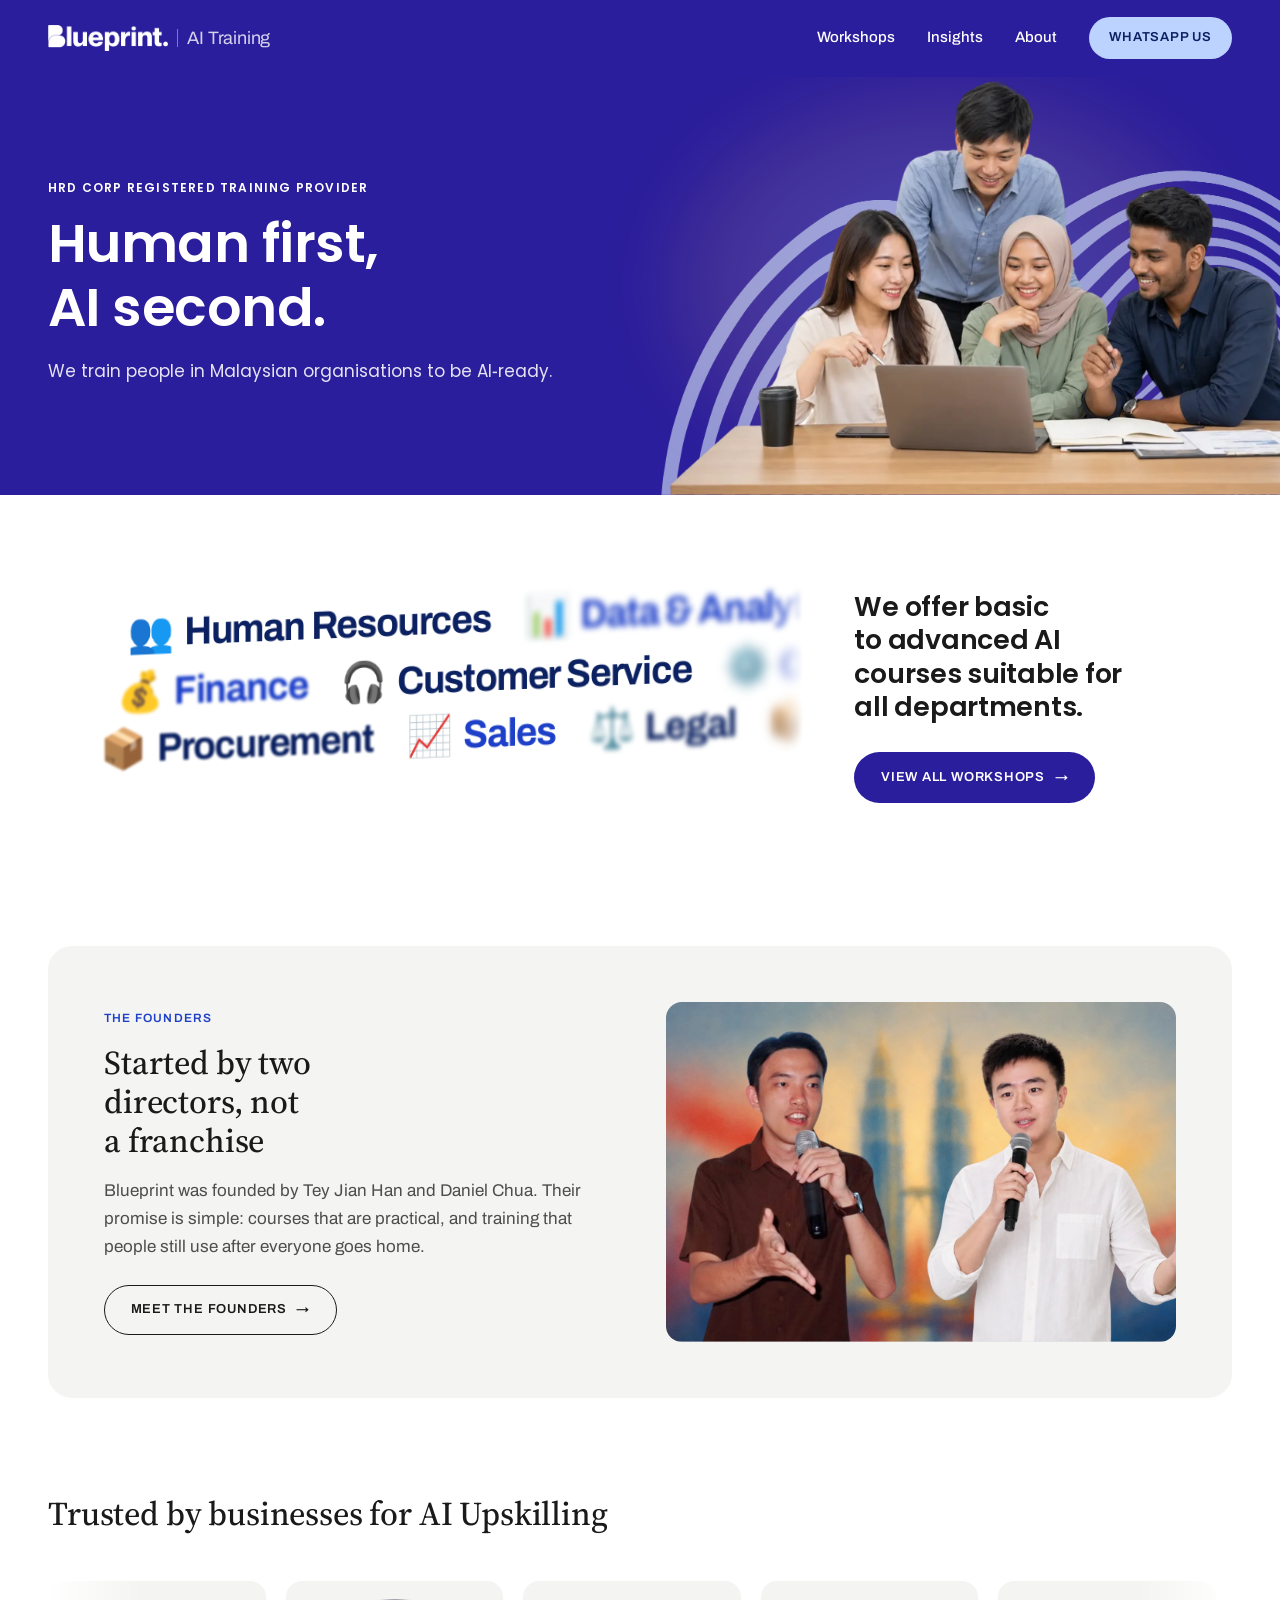
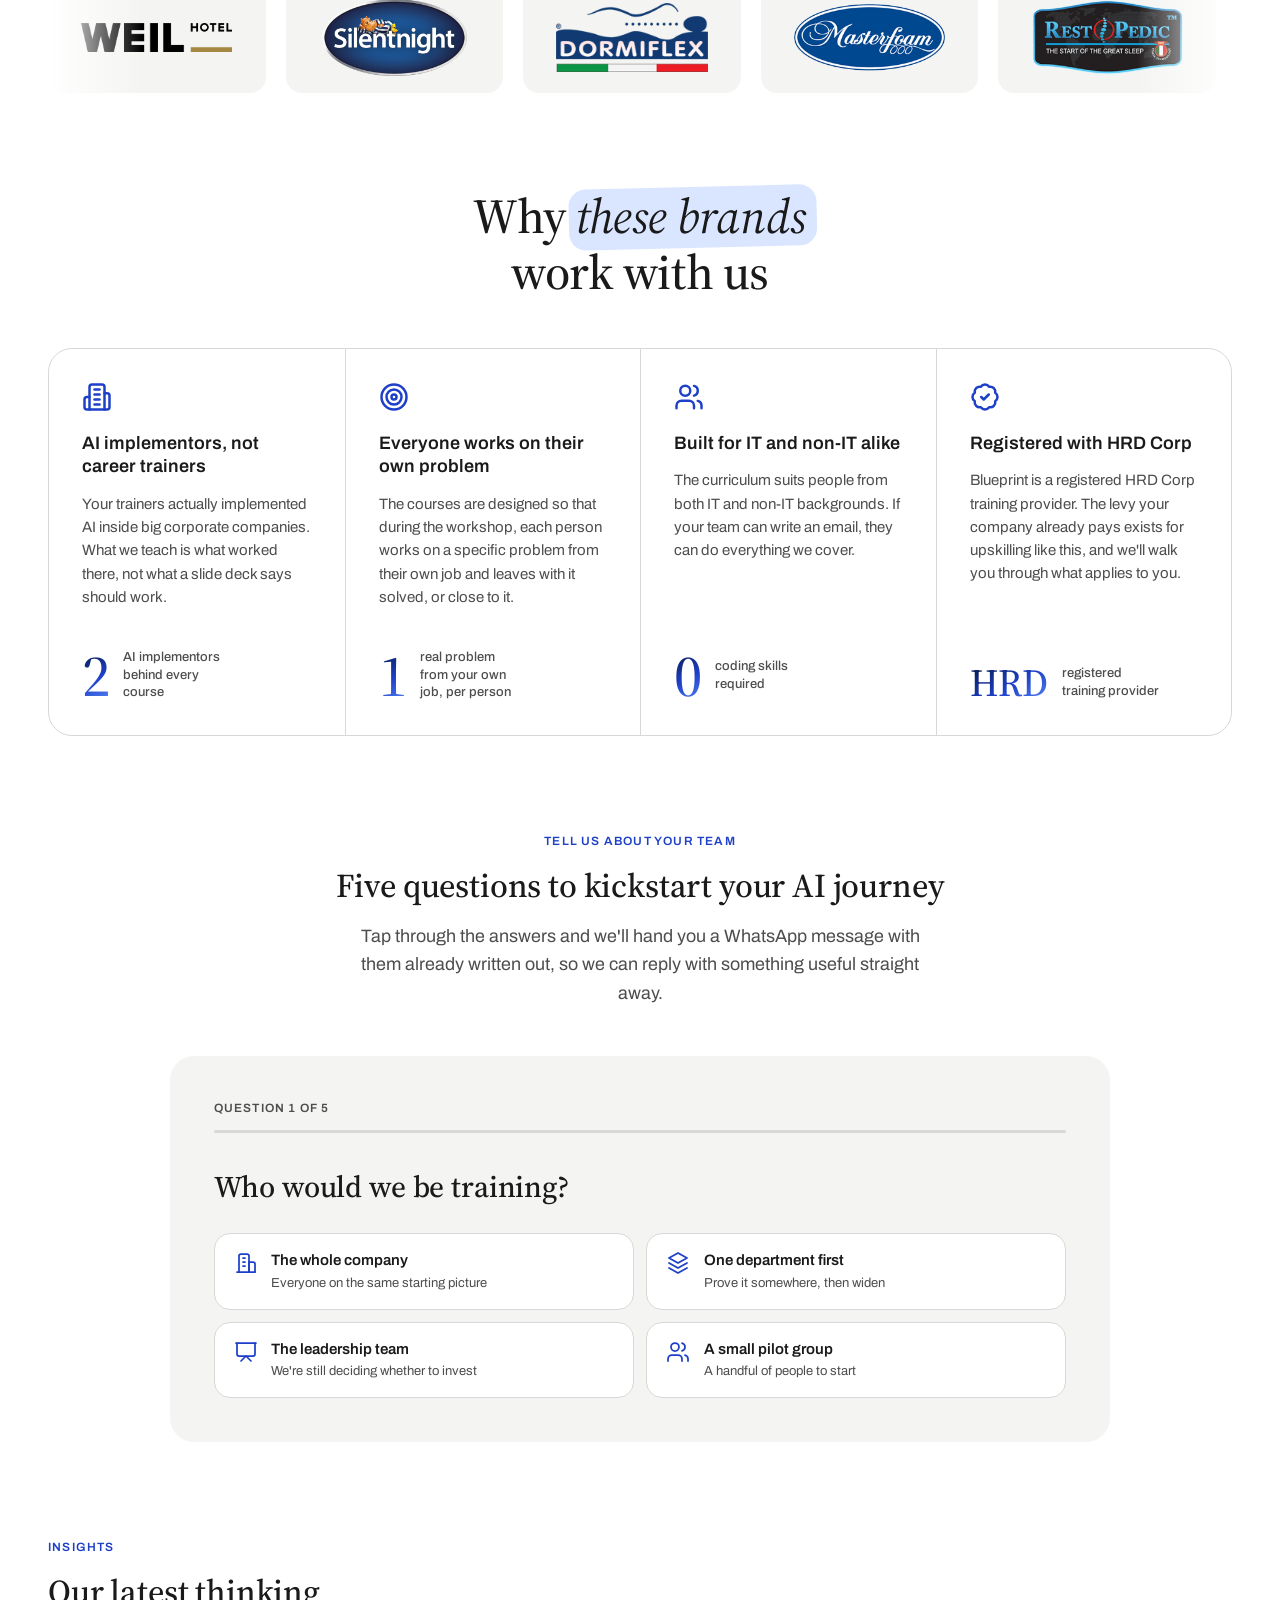
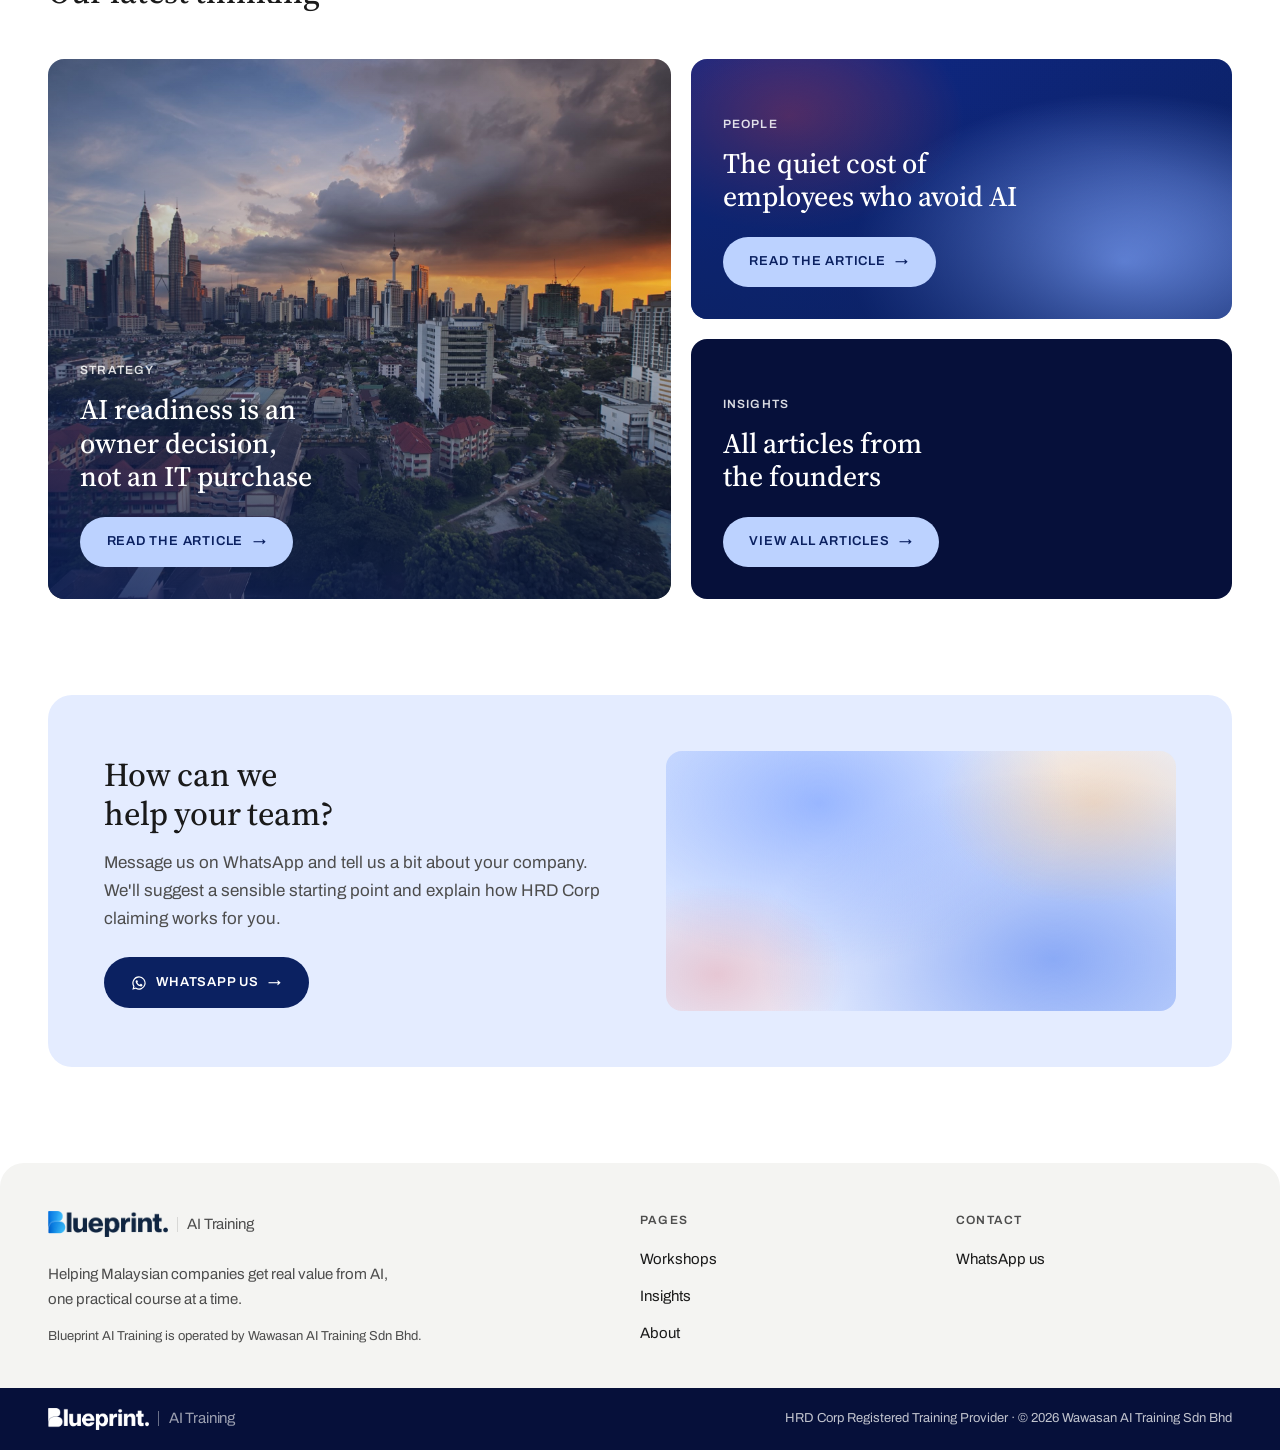
<file: index.html>
<!doctype html>
<!--
DIRECTION CONTRACT (v2.4: hero band in the reference's type, founder-pinned 2026-08-14)
THESIS: Malaysian AI training firm in today's BCG grammar: white ground, inset rounded panels, pill actions, no literal national iconography. One sanctioned exception: home opens on a full-bleed indigo field (band #2b1e9c, sampled from the founder's reference screenshot) shared by the header and hero.
OWN-WORLD: Source Serif 4 display over Archivo site-wide; the band alone speaks Poppins per the reference. Blue family (band #2b1e9c, deep #0b2161, pill #bcd2ff, accent #1e40c9); all-white type on the band; radii 16/24px; chips.
STORY: An HR lead or owner recognises consulting-grade calm, sees practical claimable training, taps WhatsApp (the nav pill; the hero carries no buttons).
FIRST VIEWPORT: The band at the reference's proportions: HRD Corp eyebrow, "Human first, AI second." in white Poppins 600, one-line lede on the left; the founder's full-frame team photo (never cropped) anchored large to the band's bottom edge on the right, no backdrop element.
FORM: User-pinned v2 (BCG screenshots 2026-07-23) + hero reference (2026-08-14).
-->
<html lang="en">
<head>
  <meta charset="utf-8">
  <meta name="viewport" content="width=device-width, initial-scale=1">
  <title>Blueprint AI Training | Practical AI training for Malaysian companies</title>
  <meta name="description" content="HRD Corp registered training provider. Hands-on AI workshops that get Malaysian teams comfortable using AI in their daily work, from briefings to fully practical labs.">
  <meta property="og:type" content="website">
  <meta property="og:title" content="Blueprint AI Training | Practical AI training for Malaysian companies">
  <meta property="og:description" content="Hands-on AI workshops that get Malaysian teams comfortable and productive with AI. HRD Corp registered training provider.">
  <!-- REPLACE: set your live domain in og:image so WhatsApp link previews show the image -->
  <meta property="og:image" content="https://REPLACE-WITH-DOMAIN/assets/img/kl-dusk.jpg">
  <link rel="icon" type="image/svg+xml" href="assets/favicon.svg">
  <link rel="preconnect" href="https://fonts.googleapis.com">
  <link rel="preconnect" href="https://fonts.gstatic.com" crossorigin>
  <link href="https://fonts.googleapis.com/css2?family=Archivo:wght@400;500;600;700&family=Poppins:wght@400;600&family=Source+Serif+4:ital,opsz,wght@0,8..60,400;0,8..60,500;1,8..60,400&display=swap" rel="stylesheet">
  <link rel="stylesheet" href="css/styles.css?v=20260819b">
</head>
<body>

<header class="site-header">
  <div class="container">
    <a class="brand" href="index.html" aria-label="Blueprint AI Training home">
      <img class="brand-logo" src="assets/img/blueprint-logo.png" alt="Blueprint" width="590" height="128">
      <span>AI Training</span>
    </a>
    <button class="nav-toggle" aria-label="Menu" aria-expanded="false" aria-controls="site-nav">
      <span></span><span></span><span></span>
    </button>
    <nav class="site-nav" id="site-nav" aria-label="Main">
      <a href="workshop.html">Workshops</a>
      <a href="insights.html">Insights</a>
      <a href="about.html">About</a>
      <a class="btn btn--pill" href="https://wa.me/601153238181">WhatsApp us</a>
    </nav>
  </div>
</header>

<main>

  <!-- The hero band: the header and hero share one full-bleed indigo field
       matched to the founder's reference (2026-08-14). Button-free; the nav
       pill carries the conversion. The team photo anchors to the band's
       bottom edge. EDIT: eyebrow, headline and lede are plain text below. -->
  <section class="hero-band">
    <div class="container hero-band-inner">
      <div class="hero-band-copy">
        <span class="label">HRD Corp registered training provider</span>
        <h1 class="display display-xl intro-rise">Human first,<br>AI second.</h1>
        <p class="hero-band-lede">We train people in Malaysian organisations to be AI&#8209;ready.</p>
      </div>
      <div class="hero-band-media">
        <!-- Source file: assets/img/cover_group.png (cover_group.webp is the same frame at full resolution, webp-encoded) -->
        <img src="assets/img/cover_group.webp" alt="Four Malaysian teammates gathered around one laptop, talking through what is on the screen" width="1920" height="1080" fetchpriority="high">
      </div>
    </div>
  </section>

  <!-- Course chip row. Hidden on the founders' request (2026-07-23); delete the hidden attribute to bring it back. -->
  <section class="section--tight container" aria-label="Courses at a glance" hidden>
    <div class="chip-row">
      <a class="chip is-active" href="workshop.html">AI-Ready Workshop</a>
      <a class="chip" href="workshop.html">Generic AI course with Claude</a>
      <a class="chip" href="workshop.html">Advanced AI for Content Creation</a>
      <a class="chip" href="workshop.html">Advanced AI for Marketing</a>
    </div>
  </section>

  <!-- Deep panel. Hidden on the founders' request (2026-07-23); delete the hidden attribute to bring it back. -->
  <section class="section container" hidden>
    <div class="panel panel--deep panel-split">
      <h2 class="headline">See what two days can do for your team</h2>
      <div>
        <p>The workshop runs on your company's real work. People bring their own reports, emails and spreadsheets, and practice with AI on those until it feels normal. By the end, every department has something it can use straight away.</p>
        <a class="btn btn--pill" href="https://wa.me/601153238181">Talk to us on WhatsApp <span class="arrow" aria-hidden="true">&rarr;</span></a>
      </div>
    </div>
  </section>

  <!-- Workshops: one statement on the left, the departments rolling through a
       3D perspective marquee on the right. The marquee is CSS only; each row
       repeats its own list once so the loop is seamless, and the duplicate set
       is aria-hidden so screen readers read each department a single time.
       Each name is blurred as a whole by main.js, by its own distance to the
       centre, so it comes into focus as it crosses the middle. Without JS the
       marquee simply runs sharp all the way across.
       EDIT: add, rename or move departments freely, but keep every row's two
       halves identical, emoji and classes included, or the loop will visibly
       jump. `alt` is only a second ink colour, nothing to do with focus. -->

  <section class="section container" aria-label="Our workshops">
    <div class="course-range">
      <div class="course-range-copy">
        <h2 class="headline">We offer basic to advanced AI courses suitable for all departments.</h2>
        <a class="btn btn--band" href="workshop.html">View all workshops <span class="arrow" aria-hidden="true">&rarr;</span></a>
      </div>
      <div class="dept-marquee" data-dept-marquee>
        <div class="dept-field" data-dept-field>
          <div class="dept-track">
            <span><i class="dept-emoji" aria-hidden="true">👥</i>Human Resources</span><span class="alt"><i class="dept-emoji" aria-hidden="true">📊</i>Data &amp; Analytics</span><span><i class="dept-emoji" aria-hidden="true">📣</i>Marketing</span>
            <span aria-hidden="true"><i class="dept-emoji">👥</i>Human Resources</span><span class="alt" aria-hidden="true"><i class="dept-emoji">📊</i>Data &amp; Analytics</span><span aria-hidden="true"><i class="dept-emoji">📣</i>Marketing</span>
          </div>
          <div class="dept-track dept-track--reverse">
            <span class="alt"><i class="dept-emoji" aria-hidden="true">💰</i>Finance</span><span><i class="dept-emoji" aria-hidden="true">🎧</i>Customer Service</span><span class="alt"><i class="dept-emoji" aria-hidden="true">⚙️</i>Operations</span>
            <span class="alt" aria-hidden="true"><i class="dept-emoji">💰</i>Finance</span><span aria-hidden="true"><i class="dept-emoji">🎧</i>Customer Service</span><span class="alt" aria-hidden="true"><i class="dept-emoji">⚙️</i>Operations</span>
          </div>
          <div class="dept-track dept-track--slow">
            <span><i class="dept-emoji" aria-hidden="true">📦</i>Procurement</span><span class="alt"><i class="dept-emoji" aria-hidden="true">📈</i>Sales</span><span><i class="dept-emoji" aria-hidden="true">⚖️</i>Legal</span>
            <span aria-hidden="true"><i class="dept-emoji">📦</i>Procurement</span><span class="alt" aria-hidden="true"><i class="dept-emoji">📈</i>Sales</span><span aria-hidden="true"><i class="dept-emoji">⚖️</i>Legal</span>
          </div>
        </div>
      </div>
    </div>
  </section>

  <!-- Founders -->
  <section class="section container">
    <div class="panel panel--paper panel-split">
      <div>
        <span class="label label--blue" style="display:block; margin-bottom: 0.9rem;">The founders</span>
        <h2 class="headline">Started by two directors, not a franchise</h2>
        <!-- EDIT: founders may want to make this their own -->
        <p style="color: var(--slate); margin-top: 1rem;">Blueprint was founded by Tey Jian Han and Daniel Chua. Their promise is simple: courses that are practical, and training that people still use after everyone goes home.</p>
        <a class="btn btn--outline" href="about.html">Meet the founders <span class="arrow" aria-hidden="true">&rarr;</span></a>
      </div>
      <!-- Source file: assets/img/daniel jh group photo.png (founders-group.jpg is the web-optimized copy) -->
      <img src="assets/img/founders-group.jpg" alt="Tey Jian Han and Daniel Chua presenting with microphones in front of a painted Kuala Lumpur backdrop" style="border-radius: var(--r-card); width: 100%; aspect-ratio: 3 / 2; object-fit: cover;">
    </div>
    <!-- TESTIMONIALS: real client quotes exist but content is pending.
         Uncomment and fill when ready. Never publish invented quotes.
    <blockquote> ... </blockquote>
    -->
  </section>

  <!-- Past clients -->
  <section class="section container" aria-label="Trusted by businesses for AI Upskilling">
    <div class="section-head">
      <h2 class="headline">Trusted by businesses for AI Upskilling</h2>
    </div>
    <!-- EDIT: confirm the client names below; add or remove logos in assets/img/credentials -->
    <div class="client-marquee" data-in>
      <div class="client-marquee-track">
        <div class="client-marquee-tile"><img src="assets/img/credentials/weil.png" alt="Weil Hotel"></div>
        <div class="client-marquee-tile"><img src="assets/img/credentials/cropped-Silent-Night-Favicon.png" alt="Silentnight"></div>
        <div class="client-marquee-tile"><img src="assets/img/credentials/brand-dormiflex.png" alt="Dormiflex"></div>
        <div class="client-marquee-tile"><img src="assets/img/credentials/brand-masterfoam01-2.png" alt="Masterfoam"></div>
        <div class="client-marquee-tile"><img src="assets/img/credentials/brand-rest-pedic.png" alt="Rest-Pedic"></div>
        <div class="client-marquee-tile"><img src="assets/img/credentials/nly-logo.png" alt="NLY Foam"></div>
        <div class="client-marquee-tile" aria-hidden="true"><img src="assets/img/credentials/weil.png" alt=""></div>
        <div class="client-marquee-tile" aria-hidden="true"><img src="assets/img/credentials/cropped-Silent-Night-Favicon.png" alt=""></div>
        <div class="client-marquee-tile" aria-hidden="true"><img src="assets/img/credentials/brand-dormiflex.png" alt=""></div>
        <div class="client-marquee-tile" aria-hidden="true"><img src="assets/img/credentials/brand-masterfoam01-2.png" alt=""></div>
        <div class="client-marquee-tile" aria-hidden="true"><img src="assets/img/credentials/brand-rest-pedic.png" alt=""></div>
        <div class="client-marquee-tile" aria-hidden="true"><img src="assets/img/credentials/nly-logo.png" alt=""></div>
      </div>
    </div>
  </section>

  <!-- Why us -->
  <section class="section container" aria-label="Why companies pick us">
    <div class="section-head section-head--feature" data-in>
      <h2 class="display">Why <span class="mark-sweep">these brands</span> work with us</h2>
    </div>
    <div class="strengths">
      <article class="strength">
        <svg class="strength-icon" viewBox="0 0 24 24" fill="none" stroke="currentColor" stroke-width="2" stroke-linecap="round" stroke-linejoin="round" aria-hidden="true"><path d="M6 22V4a2 2 0 0 1 2-2h8a2 2 0 0 1 2 2v18Z"/><path d="M6 12H4a2 2 0 0 0-2 2v6a2 2 0 0 0 2 2h2"/><path d="M18 9h2a2 2 0 0 1 2 2v9a2 2 0 0 1-2 2h-2"/><path d="M10 6h4"/><path d="M10 10h4"/><path d="M10 14h4"/><path d="M10 18h4"/></svg>
        <h3>AI implementors, not career trainers</h3>
        <!-- EDIT: name the companies here if you want to; kept general until you confirm -->
        <p>Your trainers actually implemented AI inside big corporate companies. What we teach is what worked there, not what a slide deck says should work.</p>
        <p class="strength-stat"><span class="strength-num">2</span><span class="strength-stat-label">AI implementors behind every course</span></p>
      </article>
      <article class="strength">
        <svg class="strength-icon" viewBox="0 0 24 24" fill="none" stroke="currentColor" stroke-width="2" stroke-linecap="round" stroke-linejoin="round" aria-hidden="true"><circle cx="12" cy="12" r="10"/><circle cx="12" cy="12" r="6"/><circle cx="12" cy="12" r="2"/></svg>
        <h3>Everyone works on their own problem</h3>
        <p>The courses are designed so that during the workshop, each person works on a specific problem from their own job and leaves with it solved, or close to it.</p>
        <p class="strength-stat"><span class="strength-num">1</span><span class="strength-stat-label">real problem from your own job, per person</span></p>
      </article>
      <article class="strength">
        <svg class="strength-icon" viewBox="0 0 24 24" fill="none" stroke="currentColor" stroke-width="2" stroke-linecap="round" stroke-linejoin="round" aria-hidden="true"><path d="M16 21v-2a4 4 0 0 0-4-4H6a4 4 0 0 0-4 4v2"/><circle cx="9" cy="7" r="4"/><path d="M22 21v-2a4 4 0 0 0-3-3.87"/><path d="M16 3.13a4 4 0 0 1 0 7.75"/></svg>
        <h3>Built for IT and non-IT alike</h3>
        <p>The curriculum suits people from both IT and non-IT backgrounds. If your team can write an email, they can do everything we cover.</p>
        <p class="strength-stat"><span class="strength-num">0</span><span class="strength-stat-label">coding skills required</span></p>
      </article>
      <article class="strength">
        <svg class="strength-icon" viewBox="0 0 24 24" fill="none" stroke="currentColor" stroke-width="2" stroke-linecap="round" stroke-linejoin="round" aria-hidden="true"><path d="M3.85 8.62a4 4 0 0 1 4.78-4.77 4 4 0 0 1 6.74 0 4 4 0 0 1 4.78 4.78 4 4 0 0 1 0 6.74 4 4 0 0 1-4.77 4.78 4 4 0 0 1-6.75 0 4 4 0 0 1-4.78-4.77 4 4 0 0 1 0-6.76Z"/><path d="m9 12 2 2 4-4"/></svg>
        <h3>Registered with HRD Corp</h3>
        <!-- VERIFY: provider-level claim only. Do not promise a specific course is claimable
             until that module is through HRD Corp. See the FAQ on workshop.html. -->
        <p>Blueprint is a registered HRD Corp training provider. The levy your company already pays exists for upskilling like this, and we'll walk you through what applies to you.</p>
        <p class="strength-stat"><span class="strength-num strength-num--word">HRD</span><span class="strength-stat-label">registered training provider</span></p>
      </article>
    </div>
  </section>

  <!-- Training planner: five taps, then a WhatsApp message with the answers written out.
       Runs entirely in the browser. Nothing is stored or sent anywhere; the visitor
       presses send themselves inside WhatsApp.
       EDIT: questions and answers live in the markup below, so they can be reworded here.
       Each option's data-value is the exact wording that lands in the WhatsApp message.
       It deliberately makes no course recommendation: the answers go to the founders,
       who reply with the format they'd run. -->
  <section class="section container" id="planner" aria-label="Plan your training">

    <!-- Icon sprite for the options below. Hidden; referenced with <use>. -->
    <svg class="planner-sprite" aria-hidden="true" focusable="false">
      <defs>
        <g id="ic-building" fill="none" stroke="currentColor" stroke-width="1.75" stroke-linecap="round" stroke-linejoin="round"><path d="M3 21h18"/><path d="M5 21V5a2 2 0 0 1 2-2h6a2 2 0 0 1 2 2v16"/><path d="M15 21V11h4a2 2 0 0 1 2 2v8"/><path d="M9 7h2M9 11h2M9 15h2"/></g>
        <g id="ic-layers" fill="none" stroke="currentColor" stroke-width="1.75" stroke-linecap="round" stroke-linejoin="round"><path d="m12 2 9 5-9 5-9-5 9-5Z"/><path d="m3 12 9 5 9-5"/><path d="m3 17 9 5 9-5"/></g>
        <g id="ic-presentation" fill="none" stroke="currentColor" stroke-width="1.75" stroke-linecap="round" stroke-linejoin="round"><path d="M2 3h20"/><path d="M21 3v11a2 2 0 0 1-2 2H5a2 2 0 0 1-2-2V3"/><path d="m7 21 5-5 5 5"/></g>
        <g id="ic-users" fill="none" stroke="currentColor" stroke-width="1.75" stroke-linecap="round" stroke-linejoin="round"><path d="M16 21v-2a4 4 0 0 0-4-4H6a4 4 0 0 0-4 4v2"/><circle cx="9" cy="7" r="4"/><path d="M22 21v-2a4 4 0 0 0-3-3.87"/><path d="M16 3.13a4 4 0 0 1 0 7.75"/></g>
        <g id="ic-user" fill="none" stroke="currentColor" stroke-width="1.75" stroke-linecap="round" stroke-linejoin="round"><path d="M19 21v-2a4 4 0 0 0-4-4H9a4 4 0 0 0-4 4v2"/><circle cx="12" cy="7" r="4"/></g>
        <g id="ic-crowd" fill="none" stroke="currentColor" stroke-width="1.75" stroke-linecap="round" stroke-linejoin="round"><circle cx="7" cy="8" r="3"/><circle cx="17" cy="8" r="3"/><path d="M2 20v-1.5A3.5 3.5 0 0 1 5.5 15h3A3.5 3.5 0 0 1 12 18.5V20"/><path d="M12 20v-1.5a3.5 3.5 0 0 1 3.5-3.5h3a3.5 3.5 0 0 1 3.5 3.5V20"/></g>
        <g id="ic-megaphone" fill="none" stroke="currentColor" stroke-width="1.75" stroke-linecap="round" stroke-linejoin="round"><path d="m3 11 18-5v12L3 14v-3Z"/><path d="M11.6 16.8a3 3 0 1 1-5.8-1.6"/></g>
        <g id="ic-trend" fill="none" stroke="currentColor" stroke-width="1.75" stroke-linecap="round" stroke-linejoin="round"><polyline points="22 7 13.5 15.5 8.5 10.5 2 17"/><polyline points="16 7 22 7 22 13"/></g>
        <g id="ic-user-check" fill="none" stroke="currentColor" stroke-width="1.75" stroke-linecap="round" stroke-linejoin="round"><path d="M16 21v-2a4 4 0 0 0-4-4H6a4 4 0 0 0-4 4v2"/><circle cx="9" cy="7" r="4"/><polyline points="16 11 18 13 22 9"/></g>
        <g id="ic-wallet" fill="none" stroke="currentColor" stroke-width="1.75" stroke-linecap="round" stroke-linejoin="round"><path d="M19 7V5a2 2 0 0 0-2-2H5a2 2 0 0 0 0 4h14a2 2 0 0 1 2 2v3"/><path d="M3 5v14a2 2 0 0 0 2 2h14a2 2 0 0 0 2-2v-3"/><path d="M21 11h-4a2 2 0 0 0 0 4h4"/></g>
        <g id="ic-package" fill="none" stroke="currentColor" stroke-width="1.75" stroke-linecap="round" stroke-linejoin="round"><path d="M21 8a2 2 0 0 0-1-1.73l-7-4a2 2 0 0 0-2 0l-7 4A2 2 0 0 0 3 8v8a2 2 0 0 0 1 1.73l7 4a2 2 0 0 0 2 0l7-4A2 2 0 0 0 21 16Z"/><path d="m3.3 7 8.7 5 8.7-5"/><path d="M12 22V12"/></g>
        <g id="ic-headset" fill="none" stroke="currentColor" stroke-width="1.75" stroke-linecap="round" stroke-linejoin="round"><path d="M3 15v-3a9 9 0 0 1 18 0v3"/><path d="M18 20a3 3 0 0 0 3-3v-2h-3a1 1 0 0 0-1 1v3a1 1 0 0 0 1 1Z"/><path d="M6 20a3 3 0 0 1-3-3v-2h3a1 1 0 0 1 1 1v3a1 1 0 0 1-1 1Z"/></g>
        <g id="ic-grid" fill="none" stroke="currentColor" stroke-width="1.75" stroke-linecap="round" stroke-linejoin="round"><rect x="3" y="3" width="7" height="7" rx="1.5"/><rect x="14" y="3" width="7" height="7" rx="1.5"/><rect x="3" y="14" width="7" height="7" rx="1.5"/><rect x="14" y="14" width="7" height="7" rx="1.5"/></g>
        <g id="ic-seed" fill="none" stroke="currentColor" stroke-width="1.75" stroke-linecap="round" stroke-linejoin="round"><path d="M12 22V11"/><path d="M12 11C12 7 9 4 4 4c0 5 3 8 8 7Z"/><path d="M13 13c0-3.5 2.5-6 6.5-6 0 4-2.5 6.5-6.5 6Z"/></g>
        <g id="ic-spark" fill="none" stroke="currentColor" stroke-width="1.75" stroke-linecap="round" stroke-linejoin="round"><path d="M12 3v3M12 18v3M3 12h3M18 12h3M5.6 5.6l2.1 2.1M16.3 16.3l2.1 2.1M18.4 5.6l-2.1 2.1M7.7 16.3l-2.1 2.1"/><circle cx="12" cy="12" r="3"/></g>
        <g id="ic-repeat" fill="none" stroke="currentColor" stroke-width="1.75" stroke-linecap="round" stroke-linejoin="round"><path d="M3 12a9 9 0 0 1 15.5-6.2L21 8"/><path d="M21 3v5h-5"/><path d="M21 12a9 9 0 0 1-15.5 6.2L3 16"/><path d="M3 21v-5h5"/></g>
        <g id="ic-gauge" fill="none" stroke="currentColor" stroke-width="1.75" stroke-linecap="round" stroke-linejoin="round"><path d="M3.5 18a9 9 0 1 1 17 0"/><path d="m12 14 4.5-4.5"/><circle cx="12" cy="15" r="1.5"/></g>
        <g id="ic-check" fill="none" stroke="currentColor" stroke-width="1.75" stroke-linecap="round" stroke-linejoin="round"><circle cx="12" cy="12" r="9"/><path d="m8.5 12 2.5 2.5 4.5-5"/></g>
        <g id="ic-minus" fill="none" stroke="currentColor" stroke-width="1.75" stroke-linecap="round" stroke-linejoin="round"><circle cx="12" cy="12" r="9"/><path d="M8.5 12h7"/></g>
        <g id="ic-help" fill="none" stroke="currentColor" stroke-width="1.75" stroke-linecap="round" stroke-linejoin="round"><circle cx="12" cy="12" r="9"/><path d="M9.2 9.3a2.9 2.9 0 0 1 5.6 1c0 1.9-2.8 2.4-2.8 4"/><path d="M12 17.2h.01"/></g>
      </defs>
    </svg>

    <div class="section-head section-head--center">
      <span class="label label--blue">Tell us about your team</span>
      <h2 class="headline">Five questions to kickstart your AI journey</h2>
      <p class="lede">Tap through the answers and we'll hand you a WhatsApp message with them already written out, so we can reply with something useful straight away.</p>
    </div>

    <div class="planner panel panel--paper" data-planner>
      <div class="planner-progress">
        <p class="planner-count" data-planner-count>Question 1 of 5</p>
        <div class="planner-bar" aria-hidden="true"><span data-planner-fill></span></div>
      </div>

      <div class="planner-body" data-planner-live aria-live="polite">

        <div class="planner-step is-active" data-step data-key="audience" data-summary="Training for" role="group" aria-labelledby="pq-audience">
          <h3 class="planner-q" id="pq-audience">Who would we be training?</h3>
          <div class="planner-opts">
            <button type="button" class="opt" data-value="The whole company">
              <svg class="opt-icon" viewBox="0 0 24 24" aria-hidden="true"><use href="#ic-building"/></svg>
              <span><span class="opt-label">The whole company</span><span class="opt-note">Everyone on the same starting picture</span></span>
            </button>
            <button type="button" class="opt" data-value="One department first">
              <svg class="opt-icon" viewBox="0 0 24 24" aria-hidden="true"><use href="#ic-layers"/></svg>
              <span><span class="opt-label">One department first</span><span class="opt-note">Prove it somewhere, then widen</span></span>
            </button>
            <button type="button" class="opt" data-value="The leadership team">
              <svg class="opt-icon" viewBox="0 0 24 24" aria-hidden="true"><use href="#ic-presentation"/></svg>
              <span><span class="opt-label">The leadership team</span><span class="opt-note">We're still deciding whether to invest</span></span>
            </button>
            <button type="button" class="opt" data-value="A small pilot group">
              <svg class="opt-icon" viewBox="0 0 24 24" aria-hidden="true"><use href="#ic-users"/></svg>
              <span><span class="opt-label">A small pilot group</span><span class="opt-note">A handful of people to start</span></span>
            </button>
          </div>
        </div>

        <div class="planner-step" data-step data-key="department" data-summary="Focus" role="group" aria-labelledby="pq-department">
          <h3 class="planner-q" id="pq-department">Which part of the business should benefit most?</h3>
          <div class="planner-opts planner-opts--3">
            <button type="button" class="opt opt--compact" data-value="Marketing">
              <svg class="opt-icon" viewBox="0 0 24 24" aria-hidden="true"><use href="#ic-megaphone"/></svg>
              <span class="opt-label">Marketing</span>
            </button>
            <button type="button" class="opt opt--compact" data-value="Sales">
              <svg class="opt-icon" viewBox="0 0 24 24" aria-hidden="true"><use href="#ic-trend"/></svg>
              <span class="opt-label">Sales</span>
            </button>
            <button type="button" class="opt opt--compact" data-value="Human Resources">
              <svg class="opt-icon" viewBox="0 0 24 24" aria-hidden="true"><use href="#ic-user-check"/></svg>
              <span class="opt-label">Human Resources</span>
            </button>
            <button type="button" class="opt opt--compact" data-value="Finance">
              <svg class="opt-icon" viewBox="0 0 24 24" aria-hidden="true"><use href="#ic-wallet"/></svg>
              <span class="opt-label">Finance</span>
            </button>
            <button type="button" class="opt opt--compact" data-value="Operations">
              <svg class="opt-icon" viewBox="0 0 24 24" aria-hidden="true"><use href="#ic-package"/></svg>
              <span class="opt-label">Operations</span>
            </button>
            <button type="button" class="opt opt--compact" data-value="Customer service">
              <svg class="opt-icon" viewBox="0 0 24 24" aria-hidden="true"><use href="#ic-headset"/></svg>
              <span class="opt-label">Customer service</span>
            </button>
            <button type="button" class="opt opt--compact" data-value="A mix of departments">
              <svg class="opt-icon" viewBox="0 0 24 24" aria-hidden="true"><use href="#ic-grid"/></svg>
              <span class="opt-label">A mix of them</span>
            </button>
          </div>
        </div>

        <div class="planner-step" data-step data-key="readiness" data-summary="Where they are with AI" role="group" aria-labelledby="pq-readiness">
          <h3 class="planner-q" id="pq-readiness">Where is your team with AI today?</h3>
          <div class="planner-opts">
            <button type="button" class="opt" data-value="Barely started, and some are wary">
              <svg class="opt-icon" viewBox="0 0 24 24" aria-hidden="true"><use href="#ic-seed"/></svg>
              <span><span class="opt-label">Barely started</span><span class="opt-note">Some of them are wary of it</span></span>
            </button>
            <button type="button" class="opt" data-value="A few people use it on their own">
              <svg class="opt-icon" viewBox="0 0 24 24" aria-hidden="true"><use href="#ic-user"/></svg>
              <span><span class="opt-label">A few use it on their own</span><span class="opt-note">Nothing consistent across the team</span></span>
            </button>
            <button type="button" class="opt" data-value="Tried it, but the habits didn't stick">
              <svg class="opt-icon" viewBox="0 0 24 24" aria-hidden="true"><use href="#ic-repeat"/></svg>
              <span><span class="opt-label">Tried it, didn't stick</span><span class="opt-note">Interest faded after the novelty</span></span>
            </button>
            <button type="button" class="opt" data-value="Comfortable already, we want to go deeper">
              <svg class="opt-icon" viewBox="0 0 24 24" aria-hidden="true"><use href="#ic-gauge"/></svg>
              <span><span class="opt-label">Comfortable already</span><span class="opt-note">We want to go deeper on real work</span></span>
            </button>
          </div>
        </div>

        <div class="planner-step" data-step data-key="size" data-summary="Team size" role="group" aria-labelledby="pq-size">
          <h3 class="planner-q" id="pq-size">How many people would join?</h3>
          <div class="planner-opts">
            <button type="button" class="opt opt--compact" data-value="Under 5 people">
              <svg class="opt-icon" viewBox="0 0 24 24" aria-hidden="true"><use href="#ic-user"/></svg>
              <span class="opt-label">Under 5</span>
            </button>
            <button type="button" class="opt opt--compact" data-value="6 to 15 people">
              <svg class="opt-icon" viewBox="0 0 24 24" aria-hidden="true"><use href="#ic-users"/></svg>
              <span class="opt-label">6 to 15</span>
            </button>
            <button type="button" class="opt opt--compact" data-value="16 to 25 people">
              <svg class="opt-icon" viewBox="0 0 24 24" aria-hidden="true"><use href="#ic-crowd"/></svg>
              <span class="opt-label">16 to 25</span>
            </button>
            <button type="button" class="opt opt--compact" data-value="25 and above">
              <svg class="opt-icon" viewBox="0 0 24 24" aria-hidden="true"><use href="#ic-building"/></svg>
              <span class="opt-label">25 and above</span>
            </button>
          </div>
        </div>

        <!-- VERIFY: keep this at provider level. It asks whether they contribute; it does not
             promise that a specific course is claimable. -->
        <div class="planner-step" data-step data-key="levy" data-summary="HRD Corp levy" role="group" aria-labelledby="pq-levy">
          <h3 class="planner-q" id="pq-levy">Does your company contribute to the HRD Corp levy?</h3>
          <div class="planner-opts planner-opts--3">
            <button type="button" class="opt opt--compact" data-value="Yes, we contribute">
              <svg class="opt-icon" viewBox="0 0 24 24" aria-hidden="true"><use href="#ic-check"/></svg>
              <span class="opt-label">Yes, we do</span>
            </button>
            <button type="button" class="opt opt--compact" data-value="No, we don't">
              <svg class="opt-icon" viewBox="0 0 24 24" aria-hidden="true"><use href="#ic-minus"/></svg>
              <span class="opt-label">No, we don't</span>
            </button>
            <button type="button" class="opt opt--compact" data-value="Not sure, please explain it to us">
              <svg class="opt-icon" viewBox="0 0 24 24" aria-hidden="true"><use href="#ic-help"/></svg>
              <span class="opt-label">Not sure</span>
            </button>
          </div>
        </div>

        <!-- Result: the answers, ready to send. No course is suggested here. -->
        <div class="planner-step planner-result" data-result>
          <span class="label label--blue">Ready to send</span>
          <h3 class="planner-q">Here's what we'll get</h3>
          <p class="planner-rec-note">Check it over and change anything by tapping an answer. We'll read it and come back with the format we'd run for you, an outline and a rough cost.</p>
          <ul class="planner-summary" data-summary-list></ul>
          <div class="planner-send">
            <label class="planner-field">
              <span>Company name <em>(optional)</em></span>
              <input type="text" data-company autocomplete="organization" placeholder="So we can look you up before we reply">
            </label>
            <a class="btn btn--pill planner-cta" data-wa href="https://wa.me/601153238181" target="_blank" rel="noopener">
              <svg width="16" height="16" viewBox="0 0 24 24" fill="currentColor" aria-hidden="true"><path d="M12 2a10 10 0 0 0-8.6 15.1L2 22l5-1.3A10 10 0 1 0 12 2Zm0 18.2a8.1 8.1 0 0 1-4.2-1.2l-.3-.2-3 .8.8-2.9-.2-.3A8.2 8.2 0 1 1 12 20.2Zm4.5-6.1c-.2-.1-1.5-.7-1.7-.8-.2-.1-.4-.1-.5.1-.2.2-.6.8-.8 1-.1.2-.3.2-.5.1a6.7 6.7 0 0 1-3.3-2.9c-.3-.4.3-.4.7-1.3 0-.2 0-.3-.1-.4l-.7-1.8c-.2-.5-.4-.4-.5-.4h-.5c-.2 0-.4.1-.7.3-.2.3-.9.9-.9 2.1s.9 2.4 1 2.6c.1.2 1.8 2.8 4.3 3.9 1.6.7 2.2.7 3 .6.5-.1 1.5-.6 1.7-1.2.2-.6.2-1.1.1-1.2 0-.1-.2-.2-.4-.3Z"/></svg>
              Send this on WhatsApp <span class="arrow" aria-hidden="true">&rarr;</span>
            </a>
          </div>
          <p class="planner-note">Opens WhatsApp with your answers written out. Nothing is sent until you press send, and none of this is stored on the site.</p>
        </div>

      </div>

      <div class="planner-nav" data-planner-nav hidden>
        <button type="button" class="planner-link" data-back hidden><span class="arrow arrow--back" aria-hidden="true">&larr;</span> Back</button>
        <button type="button" class="planner-link" data-restart hidden>Start over</button>
      </div>
    </div>
  </section>

  <!-- Insights mosaic -->
  <section class="section container">
    <div class="section-head">
      <span class="label label--blue">Insights</span>
      <h2 class="headline">Our latest thinking</h2>
    </div>
    <div class="mosaic">
      <a class="mosaic-card mosaic-card--tall" href="insights/ai-readiness-is-an-owner-decision.html">
        <img src="assets/img/kl-dusk.jpg" alt="Kuala Lumpur skyline at dusk">
        <span class="label label--light">Strategy</span>
        <h3>AI readiness is an owner decision, not an IT purchase</h3>
        <span class="btn btn--pill">Read the article <span class="arrow" aria-hidden="true">&rarr;</span></span>
      </a>
      <a class="mosaic-card cover-b" href="insights/the-quiet-cost-of-employees-avoiding-ai.html">
        <span class="label label--light">People</span>
        <h3>The quiet cost of employees who avoid AI</h3>
        <span class="btn btn--pill">Read the article <span class="arrow" aria-hidden="true">&rarr;</span></span>
      </a>
      <a class="mosaic-card mosaic-card--dark" href="insights.html" style="background: var(--blue-deeper);">
        <span class="label label--light">Insights</span>
        <h3>All articles from the founders</h3>
        <span class="btn btn--pill">View all articles <span class="arrow" aria-hidden="true">&rarr;</span></span>
      </a>
    </div>
  </section>

  <!-- Assist panel -->
  <section class="section container" id="contact">
    <div class="panel panel--light panel-split">
      <div>
        <h2 class="headline">How can we help your team?</h2>
        <p style="color: var(--slate); margin-top: 1rem;">Message us on WhatsApp and tell us a bit about your company. We'll suggest a sensible starting point and explain how HRD Corp claiming works for you.</p>
        <a class="btn btn--pill" href="https://wa.me/601153238181" style="background: var(--blue-deep); color: var(--white);">
          <svg width="16" height="16" viewBox="0 0 24 24" fill="currentColor" aria-hidden="true"><path d="M12 2a10 10 0 0 0-8.6 15.1L2 22l5-1.3A10 10 0 1 0 12 2Zm0 18.2a8.1 8.1 0 0 1-4.2-1.2l-.3-.2-3 .8.8-2.9-.2-.3A8.2 8.2 0 1 1 12 20.2Zm4.5-6.1c-.2-.1-1.5-.7-1.7-.8-.2-.1-.4-.1-.5.1-.2.2-.6.8-.8 1-.1.2-.3.2-.5.1a6.7 6.7 0 0 1-3.3-2.9c-.3-.4.3-.4.7-1.3 0-.2 0-.3-.1-.4l-.7-1.8c-.2-.5-.4-.4-.5-.4h-.5c-.2 0-.4.1-.7.3-.2.3-.9.9-.9 2.1s.9 2.4 1 2.6c.1.2 1.8 2.8 4.3 3.9 1.6.7 2.2.7 3 .6.5-.1 1.5-.6 1.7-1.2.2-.6.2-1.1.1-1.2 0-.1-.2-.2-.4-.3Z"/></svg>
          WhatsApp us <span class="arrow" aria-hidden="true">&rarr;</span>
        </a>
      </div>
      <div class="art--soft" style="border-radius: var(--r-card); min-height: 260px;" aria-hidden="true"></div>
    </div>
  </section>

</main>

<footer class="site-footer">
  <div class="footer-main">
    <div class="container">
      <div class="footer-grid">
        <div>
          <a class="brand" href="index.html">
            <img class="brand-logo" src="assets/img/blueprint-logo.png" alt="Blueprint" width="590" height="128">
            <span>AI Training</span>
          </a>
          <p class="footer-mission">Helping Malaysian companies get real value from AI, one practical course at a time.</p>
          <!-- VERIFY: add company registration no. when confirmed -->
          <p class="footer-legal">Blueprint AI Training is operated by Wawasan AI Training Sdn Bhd.</p>
        </div>
        <div>
          <h4>Pages</h4>
          <ul>
            <li><a href="workshop.html">Workshops</a></li>
            <li><a href="insights.html">Insights</a></li>
            <li><a href="about.html">About</a></li>
          </ul>
        </div>
        <div>
          <h4>Contact</h4>
          <ul>
            <li><a href="https://wa.me/601153238181">WhatsApp us</a></li>
            <!-- REPLACE: add email / phone / address when finalised -->
          </ul>
        </div>
      </div>
    </div>
  </div>
  <div class="footer-bar">
    <div class="container">
      <a class="brand" href="index.html">
        <img class="brand-logo" src="assets/img/blueprint-logo.png" alt="Blueprint" width="590" height="128">
        <span>AI Training</span>
      </a>
      <!-- VERIFY: exact HRD Corp registration wording -->
      <p>HRD Corp Registered Training Provider &middot; &copy; 2026 Wawasan AI Training Sdn Bhd</p>
    </div>
  </div>
</footer>

<script src="js/main.js"></script>
</body>
</html>
</file>
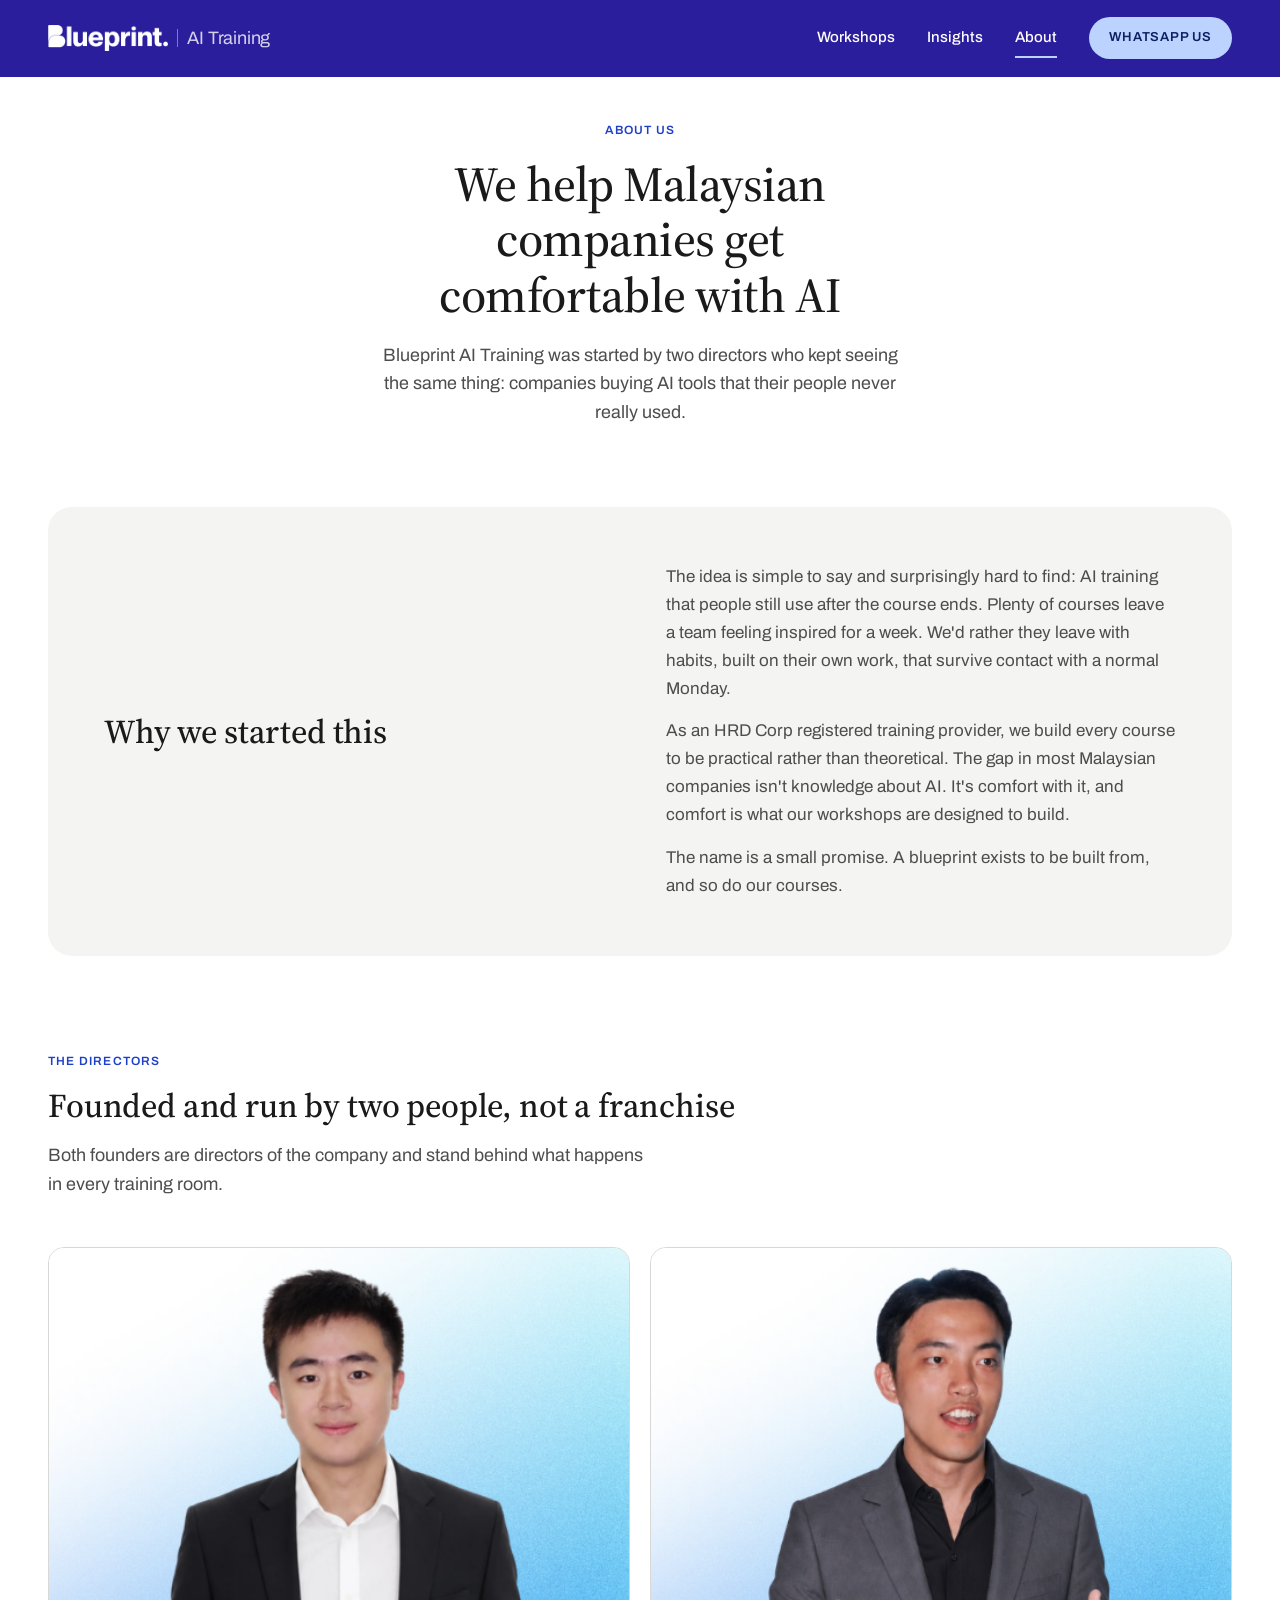
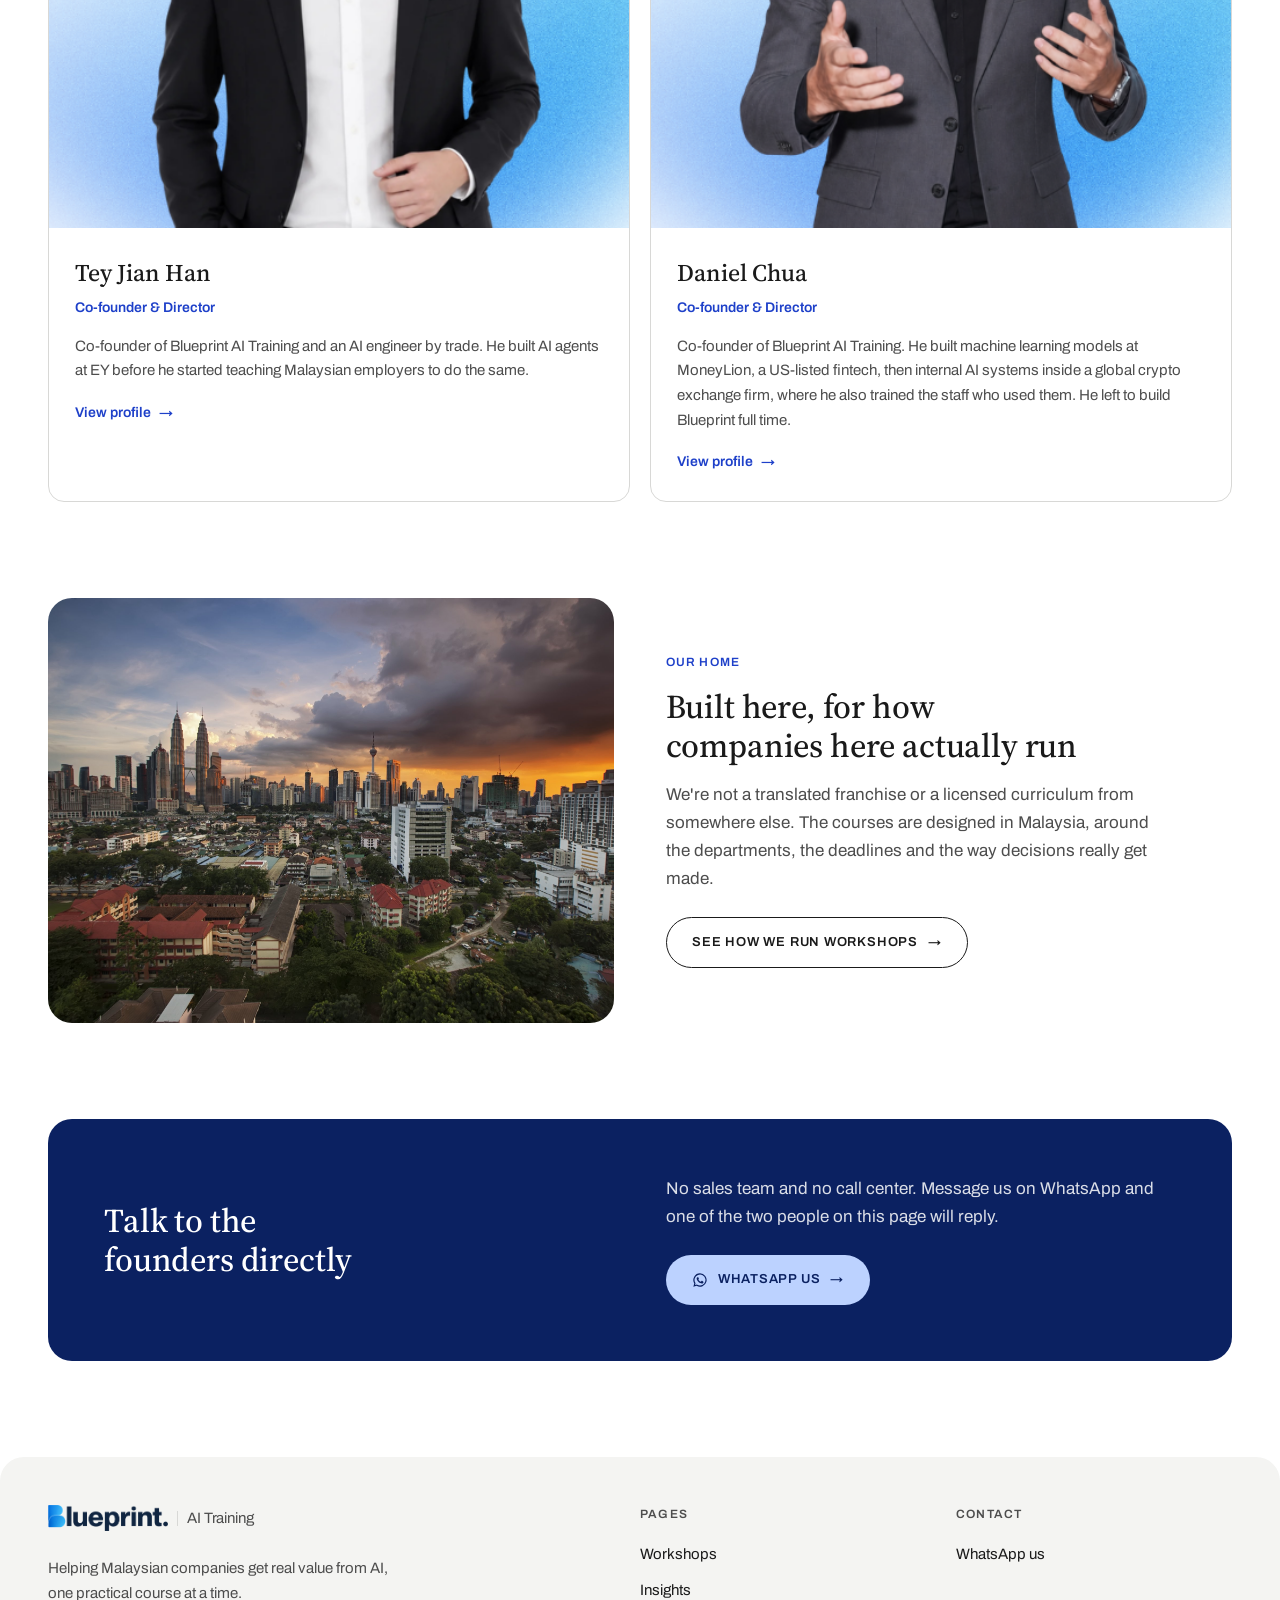
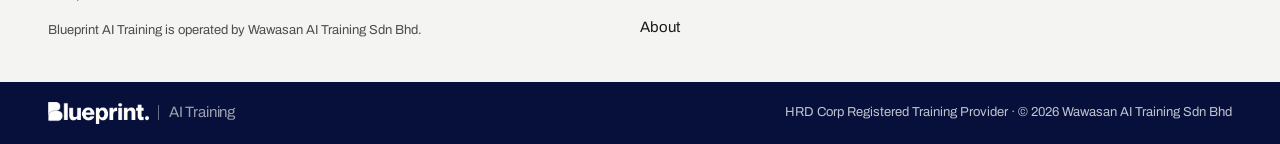
<file: about.html>
<!doctype html>
<html lang="en">
<head>
  <meta charset="utf-8">
  <meta name="viewport" content="width=device-width, initial-scale=1">
  <title>About | Blueprint AI Training</title>
  <meta name="description" content="Blueprint AI Training was founded by directors Tey Jian Han and Daniel Chua to help Malaysian companies get real value from AI through practical training. HRD Corp registered training provider.">
  <meta property="og:type" content="website">
  <meta property="og:title" content="About | Blueprint AI Training">
  <meta property="og:description" content="Founded by two directors who wanted AI training that people actually use afterwards.">
  <!-- REPLACE: set your live domain in og:image so WhatsApp link previews show the image -->
  <meta property="og:image" content="https://REPLACE-WITH-DOMAIN/assets/img/kl-dusk.jpg">
  <link rel="icon" type="image/svg+xml" href="assets/favicon.svg">
  <link rel="preconnect" href="https://fonts.googleapis.com">
  <link rel="preconnect" href="https://fonts.gstatic.com" crossorigin>
  <link href="https://fonts.googleapis.com/css2?family=Archivo:wght@400;500;600;700&family=Source+Serif+4:ital,opsz,wght@0,8..60,400;0,8..60,500;1,8..60,400&display=swap" rel="stylesheet">
  <link rel="stylesheet" href="css/styles.css?v=20260819b">
</head>
<body>

<header class="site-header">
  <div class="container">
    <a class="brand" href="index.html" aria-label="Blueprint AI Training home">
      <img class="brand-logo" src="assets/img/blueprint-logo.png" alt="Blueprint" width="590" height="128">
      <span>AI Training</span>
    </a>
    <button class="nav-toggle" aria-label="Menu" aria-expanded="false" aria-controls="site-nav">
      <span></span><span></span><span></span>
    </button>
    <nav class="site-nav" id="site-nav" aria-label="Main">
      <a href="workshop.html">Workshops</a>
      <a href="insights.html">Insights</a>
      <a href="about.html" aria-current="page">About</a>
      <a class="btn btn--pill" href="https://wa.me/601153238181">WhatsApp us</a>
    </nav>
  </div>
</header>

<main>

  <section class="intro container">
    <span class="label label--blue">About us</span>
    <h1 class="display">We help Malaysian companies get comfortable with AI</h1>
    <p class="lede">Blueprint AI Training was started by two directors who kept seeing the same thing: companies buying AI tools that their people never really used.</p>
  </section>

  <!-- Story -->
  <section class="section container">
    <div class="panel panel--paper panel-split">
      <h2 class="headline">Why we started this</h2>
      <div>
        <!-- EDIT: founding story. Founders should make this their own. -->
        <p style="color: var(--slate);">The idea is simple to say and surprisingly hard to find: AI training that people still use after the course ends. Plenty of courses leave a team feeling inspired for a week. We'd rather they leave with habits, built on their own work, that survive contact with a normal Monday.</p>
        <p style="color: var(--slate); margin-top: 0.9rem;">As an HRD Corp registered training provider, we build every course to be practical rather than theoretical. The gap in most Malaysian companies isn't knowledge about AI. It's comfort with it, and comfort is what our workshops are designed to build.</p>
        <!-- VERIFY: confirm exact HRD Corp registration wording before launch -->
        <p style="color: var(--slate); margin-top: 0.9rem;">The name is a small promise. A blueprint exists to be built from, and so do our courses.</p>
      </div>
    </div>
  </section>

  <!-- Founders -->
  <section class="section container">
    <div class="section-head">
      <span class="label label--blue">The directors</span>
      <h2 class="headline">Founded and run by two people, not a franchise</h2>
      <p class="lede">Both founders are directors of the company and stand behind what happens in every training room.</p>
    </div>
    <div class="profile-grid">
      <a class="profile" href="team/tey-jian-han.html">
        <div class="profile-portrait profile-portrait--photo">
          <img src="assets/img/tey-jian-han.png" alt="Tey Jian Han, Co-founder and Director" width="500" height="500">
        </div>
        <div class="profile-body">
          <h3>Tey Jian Han</h3>
          <p class="role">Co-founder &amp; Director</p>
          <!-- EDIT: full bio lives on team/tey-jian-han.html. Keep this to a line or two. -->
          <p>Co-founder of Blueprint AI Training and an AI engineer by trade. He built AI agents at EY before he started teaching Malaysian employers to do the same.</p>
          <span class="arrow-link">View profile <span class="arrow" aria-hidden="true">&rarr;</span></span>
        </div>
      </a>
      <a class="profile" href="team/daniel-chua.html">
        <div class="profile-portrait profile-portrait--photo">
          <img src="assets/img/daniel-chua.png" alt="Daniel Chua, Co-founder and Director" width="500" height="500">
        </div>
        <div class="profile-body">
          <h3>Daniel Chua</h3>
          <p class="role">Co-founder &amp; Director</p>
          <!-- EDIT: full bio lives on team/daniel-chua.html. Keep this to a line or two. -->
          <p>Co-founder of Blueprint AI Training. He built machine learning models at MoneyLion, a US-listed fintech, then internal AI systems inside a global crypto exchange firm, where he also trained the staff who used them. He left to build Blueprint full time.</p>
          <span class="arrow-link">View profile <span class="arrow" aria-hidden="true">&rarr;</span></span>
        </div>
      </a>
    </div>
  </section>

  <!-- Malaysia -->
  <section class="section container">
    <div class="media-split">
      <div class="media">
        <img src="assets/img/kl-dusk.jpg" alt="Kuala Lumpur at dusk, with the Petronas Towers and KL Tower" style="object-position: 30% 35%;">
      </div>
      <div>
        <span class="label label--blue">Our home</span>
        <h2 class="headline">Built here, for how companies here actually run</h2>
        <p>We're not a translated franchise or a licensed curriculum from somewhere else. The courses are designed in Malaysia, around the departments, the deadlines and the way decisions really get made.</p>
        <a class="btn btn--outline" href="workshop.html">See how we run workshops <span class="arrow" aria-hidden="true">&rarr;</span></a>
      </div>
    </div>
  </section>

  <!-- Assist -->
  <section class="section container" id="contact">
    <div class="panel panel--deep panel-split">
      <h2 class="headline">Talk to the founders directly</h2>
      <div>
        <p>No sales team and no call center. Message us on WhatsApp and one of the two people on this page will reply.</p>
        <a class="btn btn--pill" href="https://wa.me/601153238181">
          <svg width="16" height="16" viewBox="0 0 24 24" fill="currentColor" aria-hidden="true"><path d="M12 2a10 10 0 0 0-8.6 15.1L2 22l5-1.3A10 10 0 1 0 12 2Zm0 18.2a8.1 8.1 0 0 1-4.2-1.2l-.3-.2-3 .8.8-2.9-.2-.3A8.2 8.2 0 1 1 12 20.2Zm4.5-6.1c-.2-.1-1.5-.7-1.7-.8-.2-.1-.4-.1-.5.1-.2.2-.6.8-.8 1-.1.2-.3.2-.5.1a6.7 6.7 0 0 1-3.3-2.9c-.3-.4.3-.4.7-1.3 0-.2 0-.3-.1-.4l-.7-1.8c-.2-.5-.4-.4-.5-.4h-.5c-.2 0-.4.1-.7.3-.2.3-.9.9-.9 2.1s.9 2.4 1 2.6c.1.2 1.8 2.8 4.3 3.9 1.6.7 2.2.7 3 .6.5-.1 1.5-.6 1.7-1.2.2-.6.2-1.1.1-1.2 0-.1-.2-.2-.4-.3Z"/></svg>
          WhatsApp us <span class="arrow" aria-hidden="true">&rarr;</span>
        </a>
      </div>
    </div>
  </section>

</main>

<footer class="site-footer">
  <div class="footer-main">
    <div class="container">
      <div class="footer-grid">
        <div>
          <a class="brand" href="index.html">
            <img class="brand-logo" src="assets/img/blueprint-logo.png" alt="Blueprint" width="590" height="128">
            <span>AI Training</span>
          </a>
          <p class="footer-mission">Helping Malaysian companies get real value from AI, one practical course at a time.</p>
          <!-- VERIFY: add company registration no. when confirmed -->
          <p class="footer-legal">Blueprint AI Training is operated by Wawasan AI Training Sdn Bhd.</p>
        </div>
        <div>
          <h4>Pages</h4>
          <ul>
            <li><a href="workshop.html">Workshops</a></li>
            <li><a href="insights.html">Insights</a></li>
            <li><a href="about.html">About</a></li>
          </ul>
        </div>
        <div>
          <h4>Contact</h4>
          <ul>
            <li><a href="https://wa.me/601153238181">WhatsApp us</a></li>
            <!-- REPLACE: add email / phone / address when finalised -->
          </ul>
        </div>
      </div>
    </div>
  </div>
  <div class="footer-bar">
    <div class="container">
      <a class="brand" href="index.html">
        <img class="brand-logo" src="assets/img/blueprint-logo.png" alt="Blueprint" width="590" height="128">
        <span>AI Training</span>
      </a>
      <!-- VERIFY: exact HRD Corp registration wording -->
      <p>HRD Corp Registered Training Provider &middot; &copy; 2026 Wawasan AI Training Sdn Bhd</p>
    </div>
  </div>
</footer>

<script src="js/main.js"></script>
</body>
</html>
</file>
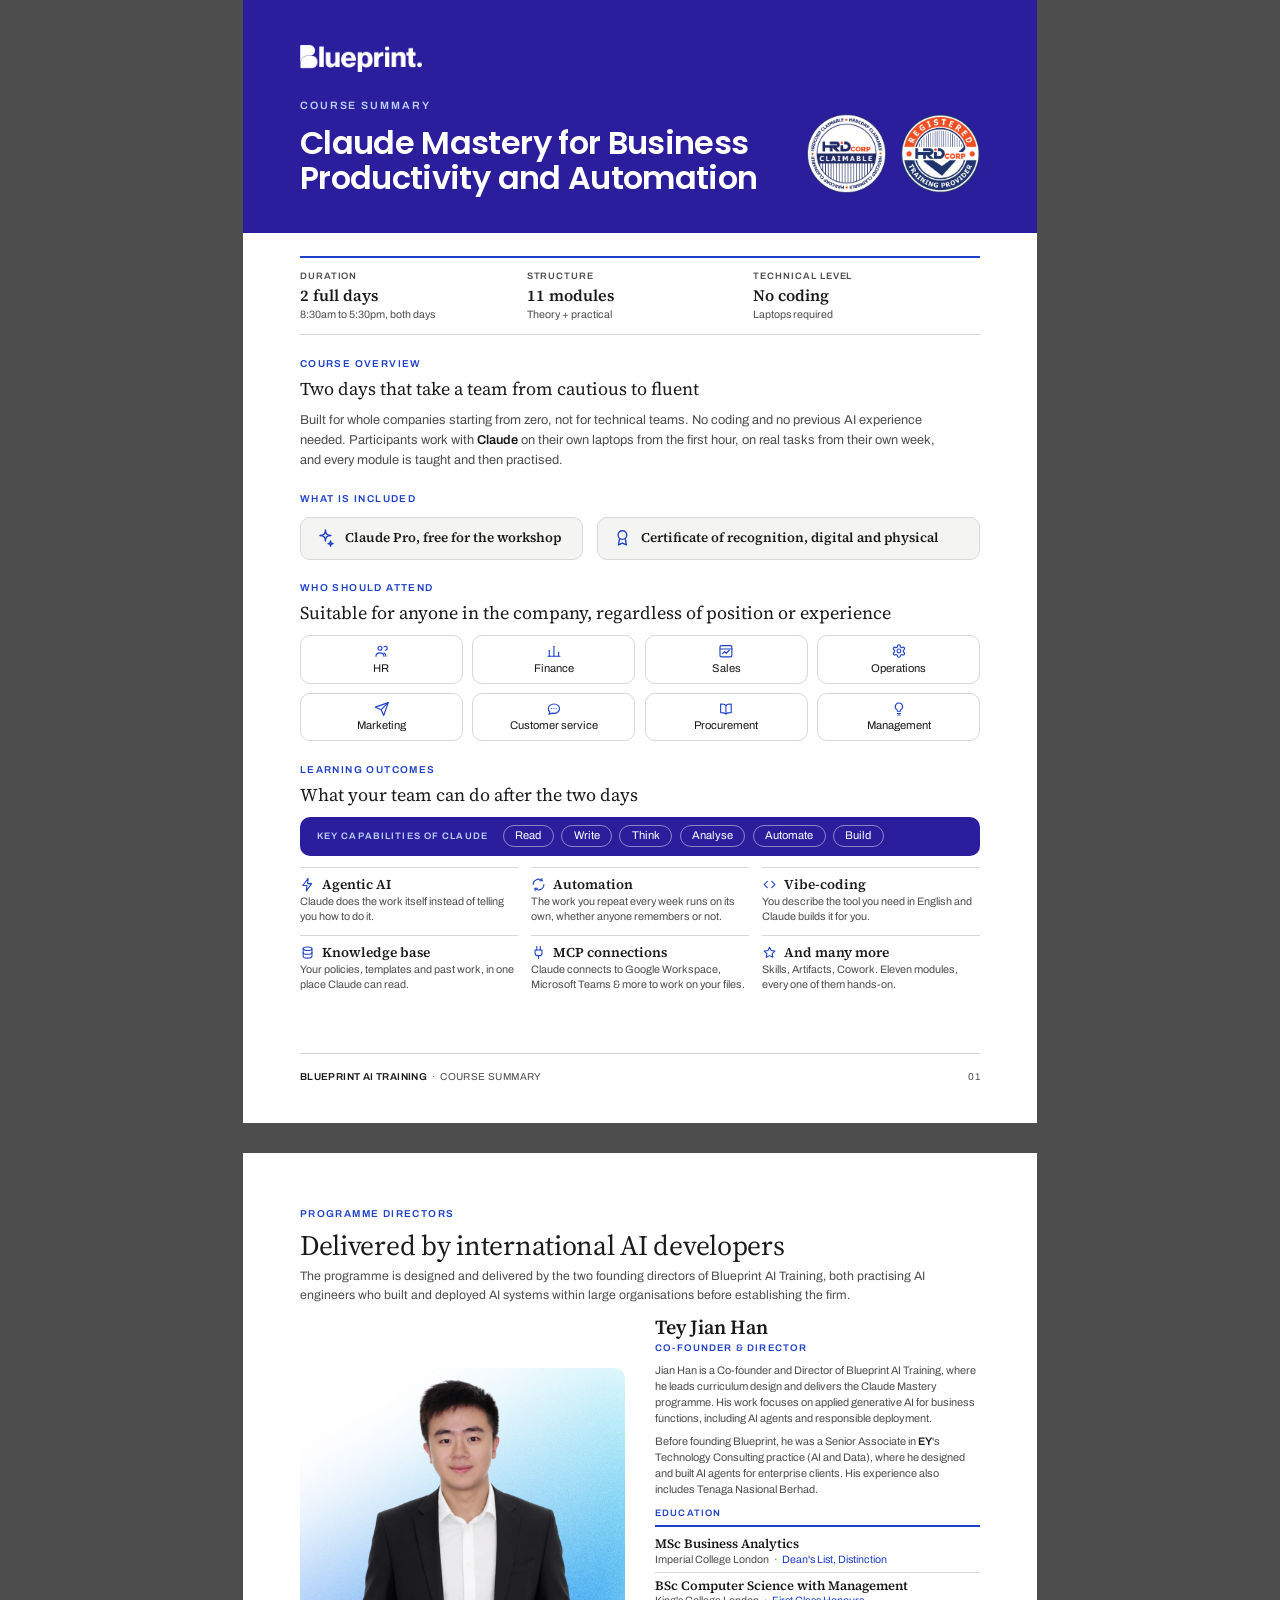
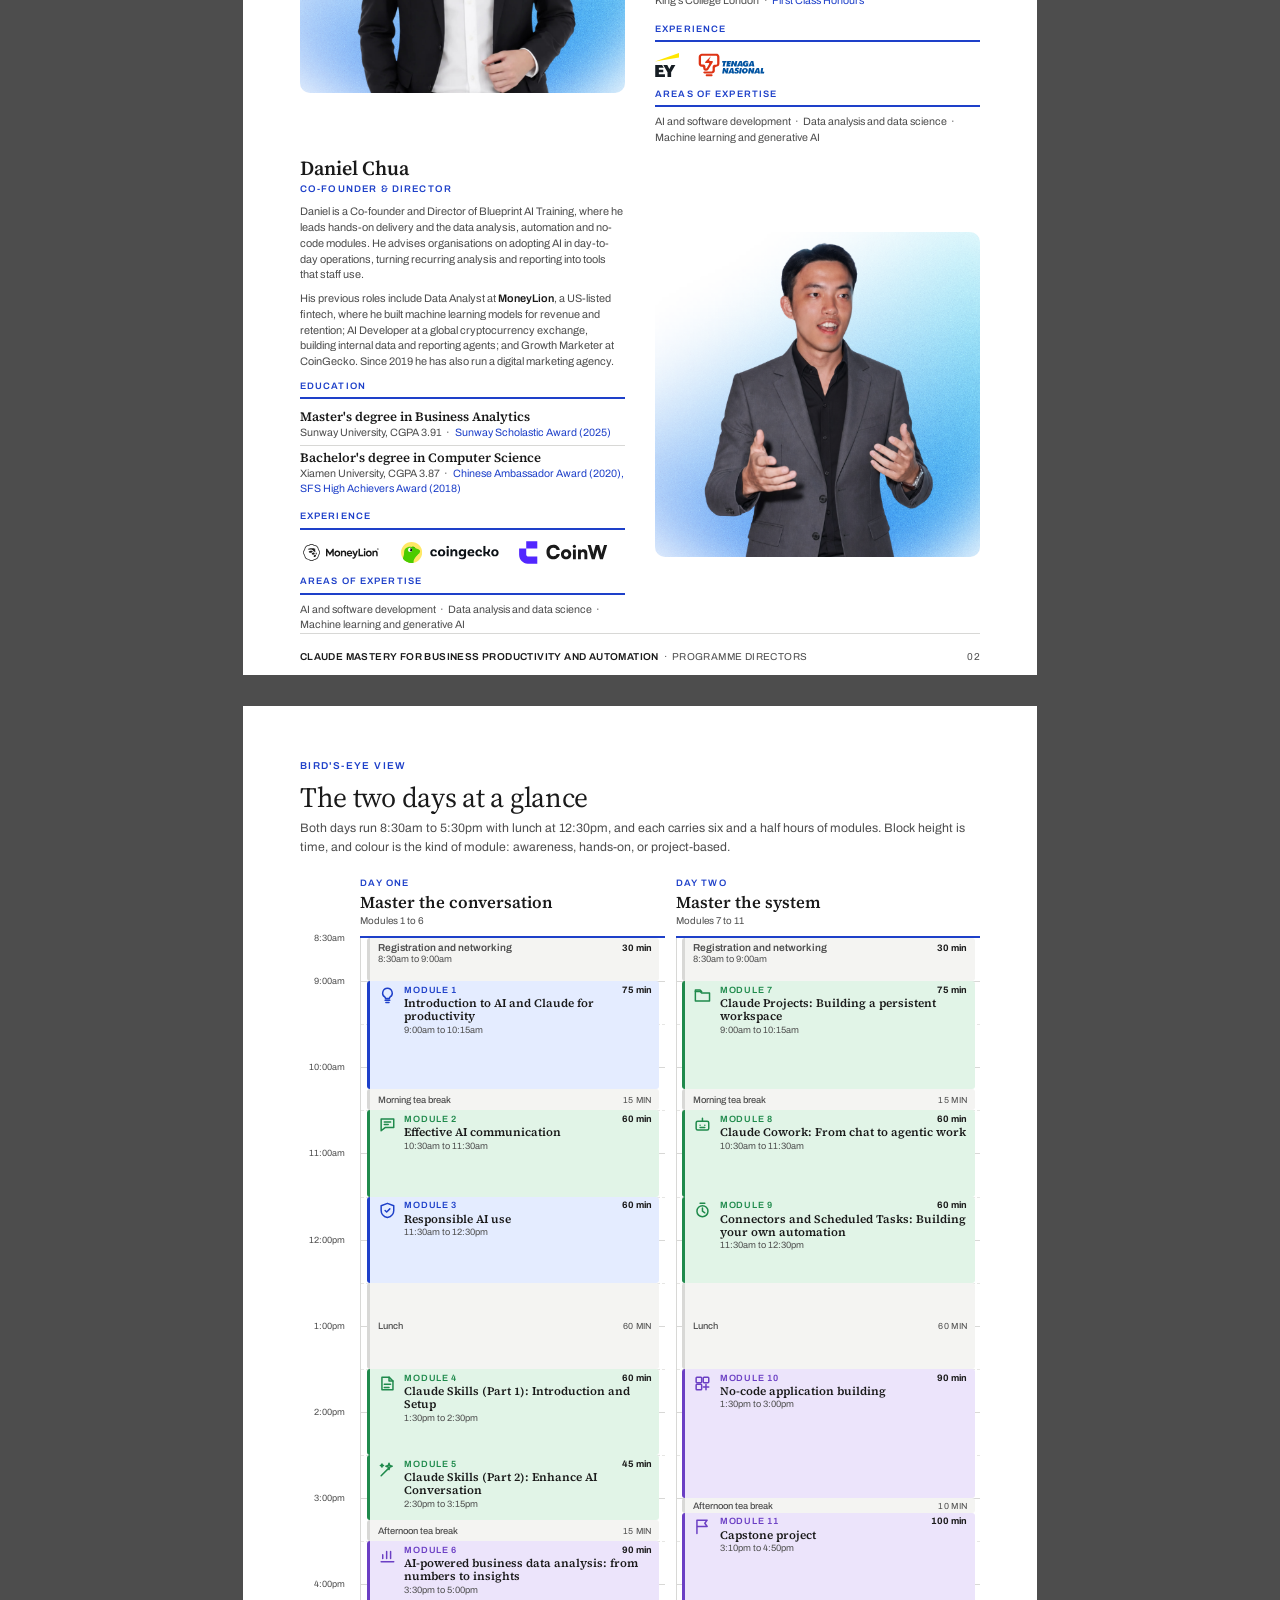
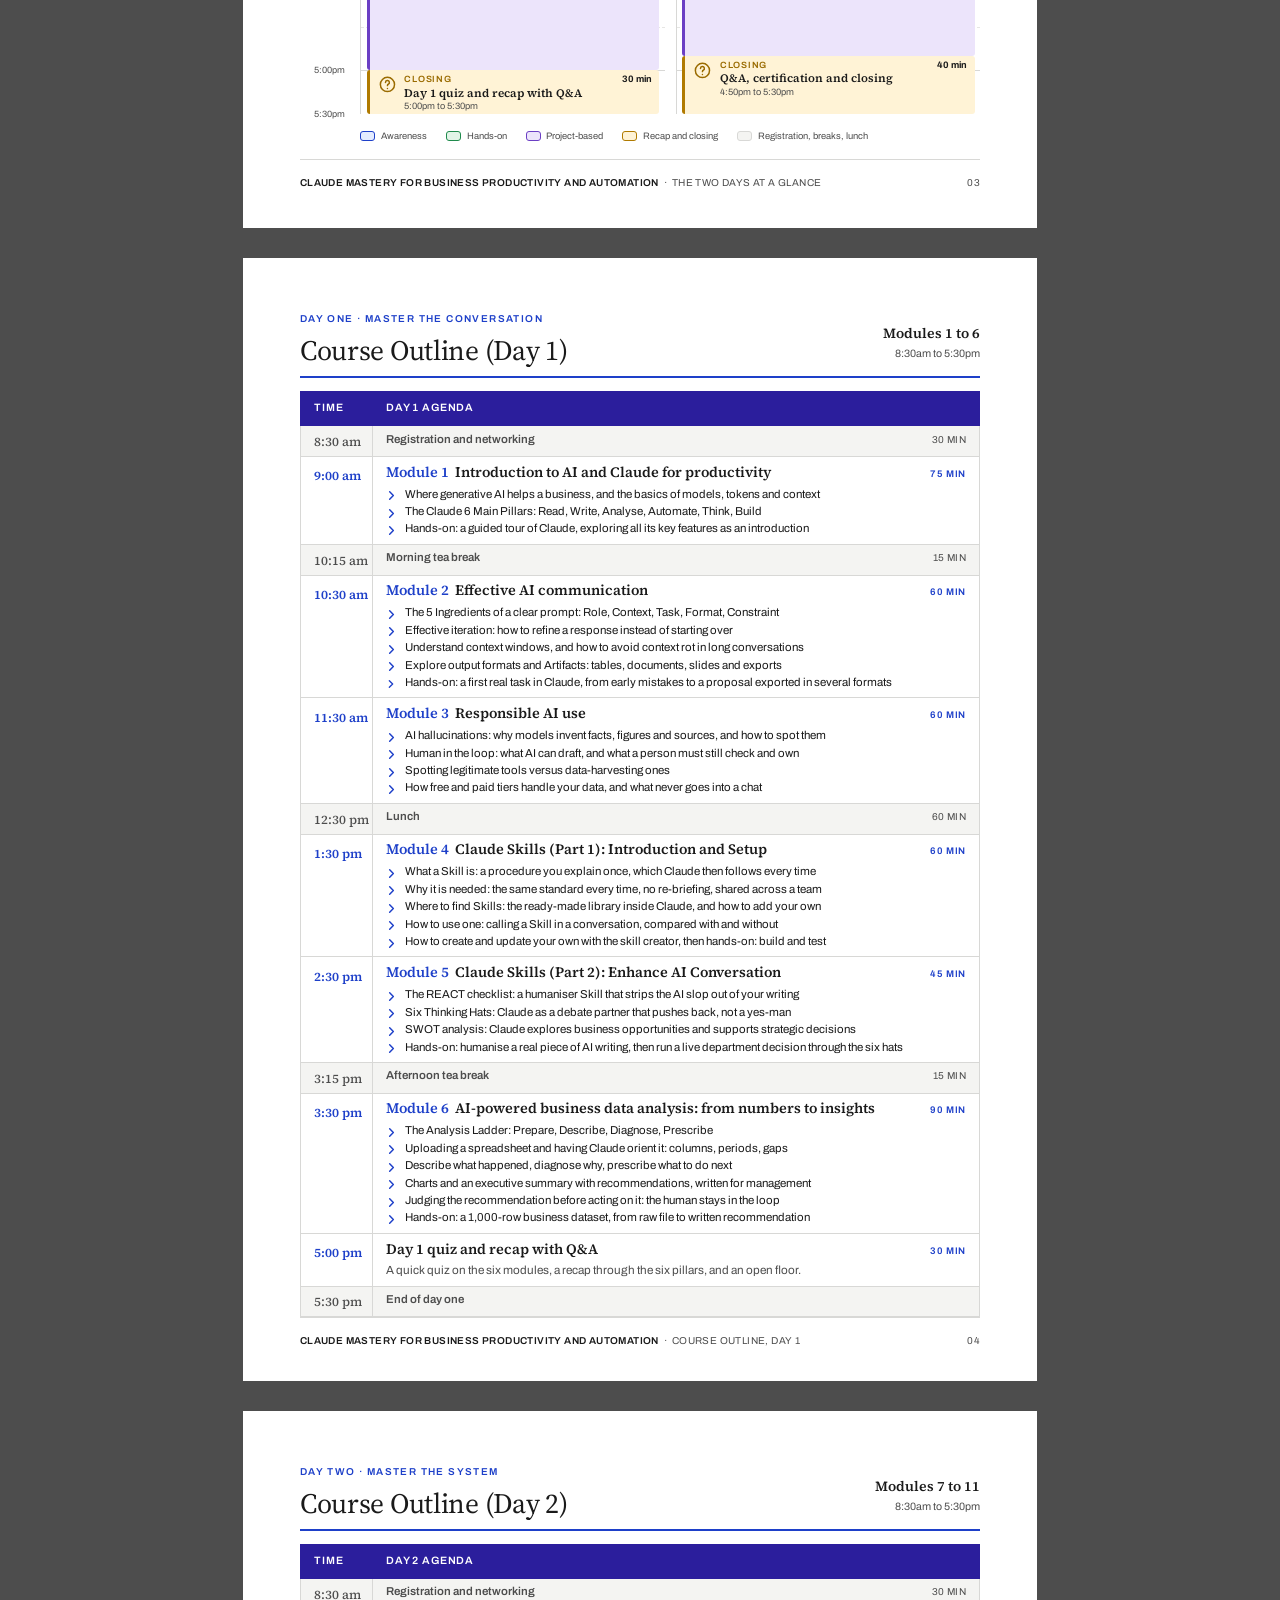
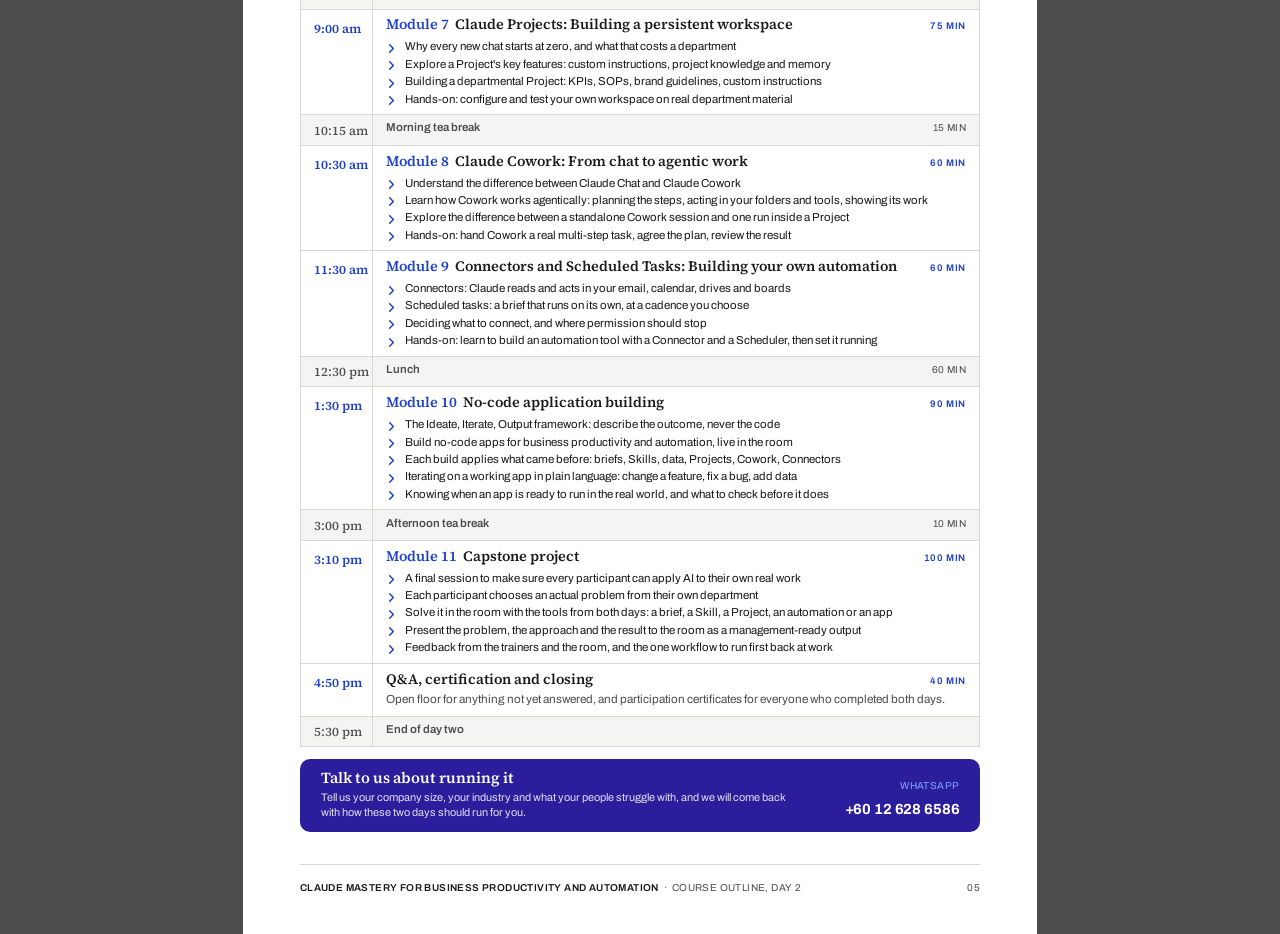
<file: course-productivity-summary.html>
<!doctype html>
<html lang="en">
<head>
<meta charset="utf-8">
<meta name="viewport" content="width=device-width, initial-scale=1">
<title>Course Summary | Claude Mastery for Business Productivity and Automation</title>
<meta name="robots" content="noindex, nofollow">
<link rel="icon" type="image/svg+xml" href="assets/favicon.svg">
<link rel="preconnect" href="https://fonts.googleapis.com">
<link rel="preconnect" href="https://fonts.gstatic.com" crossorigin>
<link href="https://fonts.googleapis.com/css2?family=Archivo:wght@400;500;600;700&family=Poppins:wght@500;600&family=Source+Serif+4:opsz,wght@8..60,400;8..60,500;8..60,600&display=swap" rel="stylesheet">

<!--
  COURSE SUMMARY (print-first, A4 portrait, 5 pages)

  WHAT THIS IS
    The short, sendable version of course-productivity.html: key facts,
    a course overview, outcomes, a page on the two trainers, and a course
    outline page per day with three pointers per module. The full
    hour-by-hour outline stays on course-productivity.html.

  PAGE MAP
    1  Masthead (with the HRD Corp badges), key facts, a one-paragraph
       course overview, what is included, who should attend, and the
       learning outcomes. Restructured 2026-09-29 on the founders'
       instruction, from the course slides: the overview was cut to one
       paragraph, the included Claude Pro seat and certificate were added,
       the eight departments came from the "suitable for anyone" slide, and
       the outcomes now read as the six Claude capabilities plus the six
       tool areas. The page is full to the millimetre; anything added here
       has to come out of something else.
    2  The two programme directors in a 2x2 grid: portrait and profile each, with
       education, employer logos and skills.
    3  The two days at a glance: a calendar day view, one column per day,
       every block drawn to its minutes (bird's-eye view).
    4  Course Outline (Day 1), modules 1 to 6.
    5  Course Outline (Day 2), modules 7 to 11, the closing block, contact.
    The glance page carries its own copy of the timetable data; if a module
    is retimed on pages 4 or 5, update it on page 3 too.

  HOW TO MAKE THE PDF
    Same recipe as profile.html. Open in Chrome or Edge, Ctrl+P:
      Destination          Save as PDF
      Paper size           A4
      Margins              None
      Background graphics  ON
    Or regenerate from the command line with headless Chrome, printing
    to Claude-Mastery-Business-Productivity-Automation.pdf.

  TRAINER FACTS
    Copied from team/tey-jian-han.html and team/daniel-chua.html, rewritten
    2026-09-09 in the third-person register used for partner biographies
    at large professional services firms (role, areas of work, prior
    positions), on the founders' instruction. Jian Han's role at Tenaga
    Nasional Berhad is not on the site, so the prose only names the
    company; add the role when the founders confirm it. Keep the
    founder rulings from those files: the crypto employer stays unnamed in
    prose (the CoinW logo may appear in the employer row), and the agency
    stays unnamed. Employer rows are logos only, chosen by the founders on
    2026-09-09: EY and Tenaga Nasional Berhad for Jian Han; MoneyLion, CoinGecko
    and CoinW for Daniel. The TNB logo came from Wikimedia Commons.

  KEEP IN SYNC
    Module names, times and durations should match course-productivity.html.
    NOTE (2026-09-09 restructure): this file is now AHEAD of
    course-productivity.html and the slides/ outlines. Modules 3, 4, 5, 8
    and 9 were renamed and reshaped here on the founders' instruction:
      03  AI governance, data security...    -> Responsible AI use
      04  Skills: reusable procedures        -> Claude Skills (Part 1): Introduction and Setup
      05  Enhance your conversation          -> Claude Skills (Part 2): Enhance AI Conversation
      08  Cowork: shared team workspace      -> Claude Cowork: From Chat to Agentic Work
      09  Artifacts: dashboards and reports  -> Connectors and Scheduled Tasks: Building Your Own Automation
    Times and durations were reset by the founders on 2026-09-09 so that
    both days run 8:30am to 5:30pm with lunch fixed at 12:30pm to 1:30pm.
    Day one closes with a quiz and recap; module 10 builds three no-code
    apps without naming them. Module 11 (capstone) is each participant
    solving and presenting a real problem from their own department; the
    old 30-day plan and Team Cascade Kit are gone (founder ruling 2026-09-09). Module 1 is 75 minutes from 9:00am after a
    30 minute registration, mirroring day two; the founders gave every
    other day one time explicitly.

  GENERIC ON PURPOSE
    The source outline carries a client's hospitality examples (a guest
    card build, a hotel performance dataset). Those are written
    generically here so this can go to any company. No dates are printed;
    the timetable is the designed shape, not a booked run.
-->

<style>
/* ---------- Tokens, inherited from the site ---------- */
:root{
  --band:#2b1e9c; --blue-deep:#0b2161;
  --blue:#1e40c9; --blue-soft:#7fa4ff;
  --pill:#bcd2ff; --panel-light:#e4ecff;
  --white:#fff; --paper:#f4f4f2; --silver:#d8d8d6;
  --slate:#4d4d4d; --ink:#1a1a1a;
  --font:"Archivo","Helvetica Neue",Arial,sans-serif;
  --font-serif:"Source Serif 4",Georgia,serif;
  --font-hero:"Poppins","Archivo",Arial,sans-serif;
  --r-card:10px;
}

*,*::before,*::after{box-sizing:border-box}
*{margin:0}

html{ -webkit-print-color-adjust:exact; print-color-adjust:exact; }
body{
  font-family:var(--font); color:var(--ink);
  font-size:10pt; line-height:1.55;
  background:var(--slate);
  -webkit-font-smoothing:antialiased;
}
img{max-width:100%; display:block}

.page{
  position:relative; overflow:hidden;
  width:210mm; height:297mm;
  padding:14mm 15mm 10mm;
  background:var(--white);
  margin:0 auto 8mm;
  display:flex; flex-direction:column;
}
.page:last-child{margin-bottom:0}

.foot{
  margin-top:auto; padding-top:4mm;
  border-top:1px solid var(--silver);
  display:flex; justify-content:space-between; align-items:baseline;
  font-size:7.5pt; letter-spacing:.04em; color:var(--slate);
  text-transform:uppercase;
}
.foot b{font-weight:600; color:var(--ink)}

/* ---------- Type ---------- */
.eyebrow{
  font-size:7.5pt; font-weight:600; letter-spacing:.14em;
  text-transform:uppercase; color:var(--blue);
}
h1,h2,h3,h4{font-weight:400; line-height:1.15}
.h-page{
  font-family:var(--font-serif); font-size:21pt; font-weight:400;
  letter-spacing:-.01em; margin:2mm 0 1.5mm;
}
.h-sec{ font-family:var(--font-serif); font-size:13.5pt; margin-bottom:2.5mm; }
p+p{margin-top:2.5mm}
strong{font-weight:600}
.rule{height:1px; background:var(--silver); margin:4mm 0}

/* ---------- Cover header, page 1 ---------- */
.masthead{
  background:var(--band); color:#fff;
  margin:-14mm -15mm 6mm; padding:12mm 15mm 10mm;
  display:flex; justify-content:space-between; align-items:flex-end; gap:10mm;
}
.masthead-logo{height:7mm; width:auto; filter:brightness(0) invert(1)}
.masthead-kicker{
  margin-top:7mm; font-size:8pt; font-weight:600; letter-spacing:.18em;
  text-transform:uppercase; color:var(--pill);
}
.masthead h1{
  font-family:var(--font-hero); font-weight:600;
  font-size:24pt; line-height:1.08; letter-spacing:-.02em;
  margin-top:3mm; color:#fff; max-width:22ch;
}
/* HRD Corp badges (assets/img/hrdcorp-badges.png, transparent) sit on the band's
   baseline, level with the last line of the title. */
.masthead-badges{flex:0 0 auto; align-self:flex-end; margin-bottom:.5mm}
.masthead-badges img{height:21mm; width:auto}

/* ---------- Key facts ---------- */
.keyfacts{
  display:grid; grid-template-columns:repeat(3,1fr);
  border-top:2px solid var(--blue); border-bottom:1px solid var(--silver);
}
.keyfacts div{padding:3mm 4mm 3.4mm 0}
.keyfacts dt{
  font-size:7pt; font-weight:600; letter-spacing:.1em;
  text-transform:uppercase; color:var(--slate); margin-bottom:.8mm;
}
.keyfacts dd{
  font-family:var(--font-serif); font-size:12pt; font-weight:600; color:var(--ink);
  line-height:1.2;
}
.keyfacts dd small{display:block; font-family:var(--font); font-size:8pt; font-weight:400; color:var(--slate); margin-top:.8mm}

/* ---------- Course overview ---------- */
.overview p{font-size:9.6pt; color:var(--slate); line-height:1.55; max-width:92ch}
.overview p strong{color:var(--ink)}
.overview p+p{margin-top:3mm}

/* ---------- What's included ---------- */
/* Uneven columns: the certificate title is the longer of the two and earns
   the extra width, so both cards hold their title on one line. */
.incl{display:grid; grid-template-columns:0.85fr 1.15fr; gap:3.5mm}
.incl > div{
  border:1px solid var(--silver); border-radius:var(--r-card);
  background:var(--paper); padding:2.8mm 4mm 3mm;
  display:flex; align-items:center; gap:2.6mm;
}
.incl svg{flex:0 0 auto; width:5mm; height:5mm; color:var(--blue)}
.incl h4{font-family:var(--font-serif); font-size:10pt; font-weight:600; line-height:1.25}

/* ---------- Who should attend: department chips ----------
   Eight departments, 4 x 2. Icons are inline SVG at one size, stroked in
   the house blue, matching the treatment used on the calendar page. */
.chips{display:grid; grid-template-columns:repeat(4,1fr); gap:2.4mm}
.chips div{
  border:1px solid var(--silver); border-radius:var(--r-card); background:var(--white);
  padding:1.8mm 2mm 2mm; text-align:center;
}
.chips svg{width:4.2mm; height:4.2mm; margin:0 auto .7mm; display:block; color:var(--blue)}
.chips span{display:block; font-size:8.4pt; color:var(--ink); line-height:1.2}

/* ---------- Learning outcomes ---------- */
.capband{
  background:var(--band); color:#fff; border-radius:var(--r-card);
  padding:2.2mm 4.5mm 2.5mm; display:flex; align-items:center; gap:4mm;
}
.capband b{
  flex:0 0 auto; font-size:7pt; font-weight:600; letter-spacing:.12em;
  text-transform:uppercase; color:var(--pill);
}
.capband ul{list-style:none; margin:0; padding:0; display:flex; flex-wrap:wrap; gap:2mm}
.capband li{
  border:1px solid rgba(255,255,255,.45); border-radius:999px;
  padding:.7mm 3mm .9mm; font-size:8.4pt; line-height:1.2;
}
.caps{display:grid; grid-template-columns:repeat(3,1fr); gap:2.8mm 3.5mm; margin-top:3mm}
.caps > div{border-top:1px solid var(--silver); padding-top:2.2mm}
.caps h4{
  display:flex; align-items:center; gap:1.8mm;
  font-family:var(--font-serif); font-size:10.2pt; font-weight:600; margin-bottom:.7mm;
}
.caps svg{flex:0 0 auto; width:4mm; height:4mm; color:var(--blue)}
.caps p{font-size:8.1pt; color:var(--slate); line-height:1.38}

/* ---------- Trainers page: 2x2 grid ----------
   Row 1: Jian Han portrait (left), Jian Han profile (right).
   Row 2: Daniel profile (left), Daniel portrait (right).
   Portraits are the square 500x500 files shown whole, never cropped. */
.tgrid{display:grid; grid-template-columns:1fr 1fr; gap:3mm 8mm; margin-top:3mm}
.tgrid img.portrait{width:100%; height:auto; aspect-ratio:1/1; object-fit:contain; border-radius:var(--r-card); align-self:center}
.trainer h3{font-family:var(--font-serif); font-size:15pt; font-weight:600; line-height:1.1}
.trainer .role{font-size:7.2pt; font-weight:600; letter-spacing:.12em; text-transform:uppercase; color:var(--blue); margin:.8mm 0 2mm}
.trainer .bio p{font-size:8.2pt; color:var(--slate); line-height:1.45}
.trainer .bio p+p{margin-top:2mm}
.trainer .bio p strong{color:var(--ink)}
.tsec{margin-top:2.2mm}
.tsec > b{
  display:block; font-size:7pt; font-weight:600; letter-spacing:.12em; text-transform:uppercase;
  color:var(--blue); border-bottom:2px solid var(--blue); padding-bottom:1.1mm; margin-bottom:1.5mm;
}
.edu{list-style:none; padding:0; margin:0}
.edu li{padding:1.1mm 0; border-bottom:1px solid var(--silver)}
.edu li:last-child{border-bottom:0}
.edu h4{font-family:var(--font-serif); font-size:9.6pt; font-weight:600; line-height:1.2}
.edu .school{font-size:8pt; color:var(--slate); margin-top:.4mm; line-height:1.4}
.edu .award{color:var(--blue)}
.edu .award::before{content:"\00b7"; color:var(--slate); margin:0 1.2mm}
.logos{display:flex; align-items:center; flex-wrap:nowrap; gap:5mm; padding:1.2mm 0 .3mm}
.logos img{height:6.5mm; width:auto; max-width:26mm; object-fit:contain}
.skills{font-size:8pt; color:var(--slate); line-height:1.45; padding-top:.4mm}

/* ---------- Bird's-eye page: calendar day view ----------
   A Google Calendar style week view with two day columns. The hour axis
   runs 8:30am to 5:30pm (540 min); --cal-mm-per-min sets the vertical
   scale so a block's height is its duration and both days fill the same
   frame edge to edge. Blocks are positioned from the timetable data in the
   page markup; if a module is retimed on pages 4 or 5, regenerate here. */
.cal{--cal-mm-per-min:0.38; display:grid; grid-template-columns:13mm minmax(0,1fr) minmax(0,1fr); gap:0 3mm; margin-top:5mm}
.cal-head{display:contents}
.cal-head > div{padding:0 0 2.5mm}
.cal-head .day{border-bottom:2px solid var(--blue); padding-bottom:2mm}
.cal-head .day b{display:block; font-size:7pt; font-weight:600; letter-spacing:.12em; text-transform:uppercase; color:var(--blue)}
.cal-head .day h3{font-family:var(--font-serif); font-size:12.5pt; font-weight:600; line-height:1.15; margin-top:.5mm}
.cal-head .day p{font-size:7.4pt; color:var(--slate); margin-top:.4mm}
.cal-axis{position:relative; height:calc(540 * var(--cal-mm-per-min) * 1mm)}
.cal-axis span{position:absolute; right:0; transform:translateY(-50%); font-size:6.8pt; color:var(--slate); white-space:nowrap; background:var(--white); padding:0 1mm 0 0}
.cal-col{position:relative; height:calc(540 * var(--cal-mm-per-min) * 1mm); background:var(--white); border-left:1px solid var(--silver)}
.cal-col .line{position:absolute; left:0; right:0; height:0; border-top:1px solid var(--silver)}
.cal-col .line.half{border-top-style:dashed; border-top-color:#e6e6e4}
.ev{
  position:absolute; left:1.4mm; right:1.4mm; overflow:hidden;
  border-radius:3px; padding:1mm 2mm .8mm 2.2mm; box-sizing:border-box;
  display:flex; gap:2mm; align-items:flex-start;
  border-left:3px solid transparent;
}
/* impeccable-disable design-system-color
   Light scheme, founder-chosen 2026-09-09: light blue = awareness, light green =
   hands-on, light purple = project-based, light amber = recap and closing. These
   sit outside the site's blue palette on purpose: this is a standalone printed
   course document, and the founder asked for these three colours by name.
   Each block keeps dark text; the left stripe, icon and label carry the accent. */
.ev.aw{background:#e4ecff; color:var(--ink); border-left-color:#1e40c9}
.ev.aw .ic, .ev.aw .hd{color:#1e40c9}
.ev.ho{background:#e1f4e7; color:var(--ink); border-left-color:#1f8a4c}
.ev.ho .ic, .ev.ho .hd{color:#1f8a4c}
.ev.pj{background:#ece4fb; color:var(--ink); border-left-color:#6b3fc4}
.ev.pj .ic, .ev.pj .hd{color:#6b3fc4}
.ev.close{background:#fff3d6; color:var(--ink); border-left-color:#b07a00}
.ev.close .ic, .ev.close .hd{color:#9a6b00}
.ev.brk{background:var(--paper); color:var(--slate); border-left-color:var(--silver); padding-top:.7mm; padding-bottom:.5mm; align-items:center}
.ev.reg{background:var(--paper); color:var(--slate); border-left-color:var(--silver)}
.ev .ic{flex:0 0 auto; width:5mm; height:5mm; margin-top:.3mm}
.ev .ic svg{width:5mm; height:5mm; display:block}
.ev .tx{min-width:0; flex:1 1 auto}
.ev .t{display:block; font-family:var(--font-serif); font-size:8.6pt; font-weight:600; line-height:1.15}
.ev .hd{display:flex; justify-content:space-between; align-items:baseline; gap:2mm; font-family:var(--font); font-size:6.8pt; font-weight:600; letter-spacing:.08em; text-transform:uppercase; line-height:1.1}
.ev .hd b{font-size:7pt; letter-spacing:0; text-transform:none; opacity:1; white-space:nowrap; color:var(--ink)}
.ev .t{margin-top:.35mm}
.ev .w{display:block; font-size:6.9pt; line-height:1.2; margin-top:.35mm; color:var(--slate)}
.ev.brk .t{font-family:var(--font); font-size:7pt; font-weight:500; display:flex; justify-content:space-between; width:100%}
.ev.brk .t small{font-size:6.6pt; letter-spacing:.04em; text-transform:uppercase; font-weight:400}
.ev.reg .hd{font-family:var(--font); font-size:7.6pt; font-weight:600; letter-spacing:0; text-transform:none; opacity:1}
.ev.reg .w{opacity:1}
.cal-legend{display:flex; gap:5mm; font-size:7pt; color:var(--slate); margin-top:4mm; padding-left:16mm; flex-wrap:nowrap}
.cal-legend span{display:inline-flex; align-items:center; gap:1.5mm; white-space:nowrap}
.cal-legend i{display:inline-block; width:4mm; height:2.6mm; border-radius:3px}

/* ---------- Timetable ---------- */
.tt{width:100%; border-collapse:collapse; table-layout:fixed}
.tt th, .tt td{border:1px solid var(--silver); vertical-align:top; text-align:left}
.tt th{
  background:var(--band); color:#fff; font-family:var(--font);
  font-size:8pt; font-weight:600; letter-spacing:.08em; text-transform:uppercase;
  padding:2.2mm 3.5mm; border-color:var(--band);
}
.tt th:first-child{width:19mm}
.tt td{padding:1.8mm 3.5mm 1.9mm}
.tt .t{
  font-family:var(--font-serif); font-size:9.5pt; font-weight:600; color:var(--blue);
  white-space:nowrap; padding-top:2.4mm;
}
.tt tr.brk td{background:var(--paper); padding:1.15mm 3.5mm}
.tt tr.brk .t{padding-top:1.5mm; color:var(--slate); font-weight:500}
.tt tr.brk .b{font-size:8.6pt; font-weight:600; color:var(--slate); display:flex; justify-content:space-between; align-items:baseline}
.tt tr.brk .b small{font-weight:400; font-size:7.5pt; letter-spacing:.04em; text-transform:uppercase}
.mh{display:flex; align-items:baseline; gap:3mm}
.mh h4{font-family:var(--font-serif); font-size:10.8pt; font-weight:600; flex:1 1 auto; line-height:1.2}
.mh h4 span{color:var(--blue); margin-right:1.5mm}
.mh .dur{
  flex:0 0 auto; font-size:7.2pt; font-weight:600; letter-spacing:.06em;
  text-transform:uppercase; color:var(--blue); white-space:nowrap;
}
/* Pointer list. One icon, one size: a chevron drawn as an inline SVG so every
   row gets the identical mark regardless of the line it sits on. */
.pts{list-style:none; margin:1.1mm 0 0; padding:0; display:flex; flex-direction:column; gap:.3mm}
.pts li{position:relative; padding-left:5mm; font-size:8.6pt; line-height:1.42; color:var(--ink)}
.pts li::before{
  content:""; position:absolute; left:0; top:1.2mm; width:2.9mm; height:2.9mm;
  background:url("data:image/svg+xml,%3Csvg xmlns='http://www.w3.org/2000/svg' viewBox='0 0 24 24'%3E%3Cpath d='M8 4l8 8-8 8' fill='none' stroke='%231e40c9' stroke-width='3.2' stroke-linecap='round' stroke-linejoin='round'/%3E%3C/svg%3E") no-repeat center / contain;
}
.tt .md{font-size:8.8pt; color:var(--slate); line-height:1.45; margin-top:.8mm}

/* ---------- Outline page header ---------- */
.outhead{display:flex; align-items:flex-end; justify-content:space-between; gap:6mm; border-bottom:2px solid var(--blue); padding-bottom:2.5mm; margin-bottom:3.5mm}
.outhead .when{font-size:8pt; color:var(--slate); padding-bottom:1mm; text-align:right}
.outhead .when b{display:block; font-family:var(--font-serif); font-size:10.5pt; font-weight:600; color:var(--ink); margin-bottom:.4mm}

/* ---------- Contact ---------- */
.contact{
  margin-top:3mm; background:var(--band); color:#fff;
  border-radius:var(--r-card); padding:2.8mm 5.5mm 3mm;
  display:flex; justify-content:space-between; align-items:flex-end; gap:6mm;
}
.contact h4{font-family:var(--font-serif); font-size:11.5pt; font-weight:600; margin-bottom:.8mm}
.contact p{font-size:8.2pt; color:rgba(255,255,255,.86); line-height:1.4; max-width:80ch}
.contact-do{text-align:right; flex:0 0 auto}
.contact-do b{display:block; font-size:11pt; letter-spacing:-.01em}
.contact-do span{display:block; font-size:7.5pt; letter-spacing:.04em;
  text-transform:uppercase; color:var(--blue-soft); margin-bottom:1mm}

@page{size:A4 portrait; margin:0}
@media print{
  body{background:none}
  .page{margin:0; break-after:page}
  .page:last-child{break-after:auto}
}
</style>
</head>
<body>

<!-- ============================ PAGE 1 ============================ -->
<section class="page">

  <header class="masthead">
    <div>
      <img class="masthead-logo" src="assets/img/blueprint-logo.png" alt="Blueprint" width="590" height="128">
      <p class="masthead-kicker">Course summary</p>
      <h1>Claude Mastery for Business Productivity and Automation</h1>
    </div>
    <div class="masthead-badges">
      <img src="assets/img/hrdcorp-badges.png" alt="HRD Corp claimable. HRD Corp registered training provider." width="460" height="211">
    </div>
  </header>

  <dl class="keyfacts">
    <div><dt>Duration</dt><dd>2 full days<small>8:30am to 5:30pm, both days</small></dd></div>
    <div><dt>Structure</dt><dd>11 modules<small>Theory + practical</small></dd></div>
    <div><dt>Technical level</dt><dd>No coding<small>Laptops required</small></dd></div>
  </dl>

  <!-- Course overview: sits before the learning outcomes by design (founder request, 2026-09-09).
       Cut to a single paragraph on 2026-09-29 at the founders' request: the detail
       lives in the module outline on pages 4 and 5. -->
  <p class="eyebrow" style="margin-top:5.5mm">Course overview</p>
  <h2 class="h-sec" style="margin:2mm 0 3mm">Two days that take a team from cautious to fluent</h2>
  <div class="overview">
    <p>Built for whole companies starting from zero, not for technical teams. No coding and no
    previous AI experience needed. Participants work with <strong>Claude</strong> on their own
    laptops from the first hour, on real tasks from their own week, and every module is taught
    and then practised.</p>
  </div>

  <p class="eyebrow" style="margin-top:5.5mm; margin-bottom:2.6mm">What is included</p>
  <div class="incl">
    <div><svg viewBox="0 0 24 24" fill="none" stroke="currentColor" stroke-width="1.7" stroke-linecap="round" stroke-linejoin="round"><path d="M12 2.5c0 4.7 2.3 7 7 7-4.7 0-7 2.3-7 7 0-4.7-2.3-7-7-7 4.7 0 7-2.3 7-7z"/><path d="M18.5 16.5c0 2.2 1.1 3.3 3.3 3.3-2.2 0-3.3 1.1-3.3 3.3 0-2.2-1.1-3.3-3.3-3.3 2.2 0 3.3-1.1 3.3-3.3z"/></svg><h4>Claude Pro, free for the workshop</h4></div>
    <div><svg viewBox="0 0 24 24" fill="none" stroke="currentColor" stroke-width="1.7" stroke-linecap="round" stroke-linejoin="round"><circle cx="12" cy="9" r="5.5"/><path d="M8.4 13.6L7 21.5l5-2.4 5 2.4-1.4-7.9"/></svg><h4>Certificate of recognition, digital and physical</h4></div>
  </div>

  <p class="eyebrow" style="margin-top:5.5mm">Who should attend</p>
  <h2 class="h-sec" style="margin:2mm 0 3mm">Suitable for anyone in the company, regardless of position or experience</h2>
  <div class="chips">
    <div><svg viewBox="0 0 24 24" fill="none" stroke="currentColor" stroke-width="1.7" stroke-linecap="round" stroke-linejoin="round"><circle cx="9" cy="8" r="3"/><path d="M3 20c0-3.3 2.7-5 6-5s6 1.7 6 5"/><path d="M17 11a3 3 0 1 0-2-5.2"/><path d="M18 20c0-2.6-1-4.3-2.8-5"/></svg><span>HR</span></div>
    <div><svg viewBox="0 0 24 24" fill="none" stroke="currentColor" stroke-width="1.7" stroke-linecap="round" stroke-linejoin="round"><path d="M5 20V11"/><path d="M12 20V5"/><path d="M19 20v-6"/><path d="M3 20h18"/></svg><span>Finance</span></div>
    <div><svg viewBox="0 0 24 24" fill="none" stroke="currentColor" stroke-width="1.7" stroke-linecap="round" stroke-linejoin="round"><rect x="3" y="4" width="18" height="17" rx="2"/><path d="M3 9h18"/><path d="M7 16l3-3 2.5 2.5L17 11"/></svg><span>Sales</span></div>
    <div><svg viewBox="0 0 24 24" fill="none" stroke="currentColor" stroke-width="1.7" stroke-linecap="round" stroke-linejoin="round"><path d="M12.3 2.8h-.6a1.8 1.8 0 0 0-1.8 1.8v.2a1.8 1.8 0 0 1-.9 1.55l-.6.35a1.8 1.8 0 0 1-1.8 0l-.18-.1a1.8 1.8 0 0 0-2.45.66l-.3.52a1.8 1.8 0 0 0 .66 2.45l.17.1a1.8 1.8 0 0 1 .9 1.55v.7a1.8 1.8 0 0 1-.9 1.55l-.17.1a1.8 1.8 0 0 0-.66 2.45l.3.52a1.8 1.8 0 0 0 2.45.66l.18-.1a1.8 1.8 0 0 1 1.8 0l.6.35a1.8 1.8 0 0 1 .9 1.55v.2a1.8 1.8 0 0 0 1.8 1.8h.6a1.8 1.8 0 0 0 1.8-1.8v-.2a1.8 1.8 0 0 1 .9-1.55l.6-.35a1.8 1.8 0 0 1 1.8 0l.18.1a1.8 1.8 0 0 0 2.45-.66l.3-.52a1.8 1.8 0 0 0-.66-2.45l-.17-.1a1.8 1.8 0 0 1-.9-1.55v-.7a1.8 1.8 0 0 1 .9-1.55l.17-.1a1.8 1.8 0 0 0 .66-2.45l-.3-.52a1.8 1.8 0 0 0-2.45-.66l-.18.1a1.8 1.8 0 0 1-1.8 0l-.6-.35a1.8 1.8 0 0 1-.9-1.55v-.2a1.8 1.8 0 0 0-1.8-1.8z"/><circle cx="12" cy="12" r="2.9"/></svg><span>Operations</span></div>
    <div><svg viewBox="0 0 24 24" fill="none" stroke="currentColor" stroke-width="1.7" stroke-linecap="round" stroke-linejoin="round"><path d="M21.5 2.5L10.8 13.2"/><path d="M21.5 2.5l-6.8 19.4-3.9-8.7-8.7-3.9z"/></svg><span>Marketing</span></div>
    <div><svg viewBox="0 0 24 24" fill="none" stroke="currentColor" stroke-width="1.7" stroke-linecap="round" stroke-linejoin="round"><path d="M20.5 11.5c0 4-3.8 7.2-8.5 7.2a10 10 0 0 1-2.4-.3L4.5 20l1.2-3.3a6.8 6.8 0 0 1-2.2-5c0-4 3.8-7.2 8.5-7.2s8.5 3.2 8.5 7.2z"/><path d="M8.6 11.5h.01M12 11.5h.01M15.4 11.5h.01"/></svg><span>Customer service</span></div>
    <div><svg viewBox="0 0 24 24" fill="none" stroke="currentColor" stroke-width="1.7" stroke-linecap="round" stroke-linejoin="round"><path d="M12 6.5C10.5 5 8.5 4.5 4 4.5v13c4.5 0 6.5.5 8 2 1.5-1.5 3.5-2 8-2v-13c-4.5 0-6.5.5-8 2z"/><path d="M12 6.5v13"/></svg><span>Procurement</span></div>
    <div><svg viewBox="0 0 24 24" fill="none" stroke="currentColor" stroke-width="1.7" stroke-linecap="round" stroke-linejoin="round"><path d="M12 3a5.5 5.5 0 0 0-3.2 10c.6.5.9 1.1.9 1.8v.7h4.6v-.7c0-.7.3-1.3.9-1.8A5.5 5.5 0 0 0 12 3z"/><path d="M9.7 19h4.6"/><path d="M10.4 21.2h3.2"/></svg><span>Management</span></div>
  </div>

  <p class="eyebrow" style="margin-top:5.5mm">Learning outcomes</p>
  <h2 class="h-sec" style="margin:2mm 0 3mm">What your team can do after the two days</h2>
  <div class="capband">
    <b>Key capabilities of Claude</b>
    <ul><li>Read</li><li>Write</li><li>Think</li><li>Analyse</li><li>Automate</li><li>Build</li></ul>
  </div>
  <div class="caps">
    <div>
      <h4><svg viewBox="0 0 24 24" fill="none" stroke="currentColor" stroke-width="1.7" stroke-linecap="round" stroke-linejoin="round"><path d="M13 2L4.5 13.5H11L10 22l8.5-11.5H12z"/></svg>Agentic AI</h4>
      <p>Claude does the work itself instead of telling you how to do it.</p>
    </div>
    <div>
      <h4><svg viewBox="0 0 24 24" fill="none" stroke="currentColor" stroke-width="1.7" stroke-linecap="round" stroke-linejoin="round"><path d="M20.5 12a8.5 8.5 0 0 1-14.4 6.1"/><path d="M3.5 12a8.5 8.5 0 0 1 14.4-6.1"/><path d="M17.4 2.4v3.6h-3.6"/><path d="M6.6 21.6V18h3.6"/></svg>Automation</h4>
      <p>The work you repeat every week runs on its own, whether anyone remembers or not.</p>
    </div>
    <div>
      <h4><svg viewBox="0 0 24 24" fill="none" stroke="currentColor" stroke-width="1.7" stroke-linecap="round" stroke-linejoin="round"><path d="M8.5 7L3.5 12l5 5"/><path d="M15.5 7l5 5-5 5"/></svg>Vibe-coding</h4>
      <p>You describe the tool you need in English and Claude builds it for you.</p>
    </div>
    <div>
      <h4><svg viewBox="0 0 24 24" fill="none" stroke="currentColor" stroke-width="1.7" stroke-linecap="round" stroke-linejoin="round"><ellipse cx="12" cy="6" rx="7" ry="2.8"/><path d="M5 6v12c0 1.5 3.1 2.8 7 2.8s7-1.3 7-2.8V6"/><path d="M5 12c0 1.5 3.1 2.8 7 2.8s7-1.3 7-2.8"/></svg>Knowledge base</h4>
      <p>Your policies, templates and past work, in one place Claude can read.</p>
    </div>
    <div>
      <h4><svg viewBox="0 0 24 24" fill="none" stroke="currentColor" stroke-width="1.7" stroke-linecap="round" stroke-linejoin="round"><path d="M9.2 2.5V8"/><path d="M14.8 2.5V8"/><path d="M6.5 8h11v4.6a4.6 4.6 0 0 1-4.6 4.6h-1.8a4.6 4.6 0 0 1-4.6-4.6z"/><path d="M12 17.2v4.3"/></svg>MCP connections</h4>
      <p>Claude connects to Google Workspace, Microsoft Teams &amp; more to work on your files.</p>
    </div>
    <div>
      <h4><svg viewBox="0 0 24 24" fill="none" stroke="currentColor" stroke-width="1.7" stroke-linecap="round" stroke-linejoin="round"><path d="M12 3.5l2.6 5.3 5.9.9-4.3 4.1 1 5.8-5.2-2.7-5.2 2.7 1-5.8L3.5 9.7l5.9-.9z"/></svg>And many more</h4>
      <p>Skills, Artifacts, Cowork. Eleven modules, every one of them hands-on.</p>
    </div>
  </div>

  <div class="foot"><span><b>Blueprint AI Training</b> &nbsp;&middot;&nbsp; Course summary</span><span>01</span></div>
</section>

<!-- ============================ PAGE 2 ============================ -->
<section class="page">

  <p class="eyebrow">Programme directors</p>
  <h2 class="h-page">Delivered by international AI developers</h2>
  <p style="font-size:9.2pt; color:var(--slate); max-width:100ch">The programme is designed and delivered by the two founding directors of Blueprint AI Training, both practising AI engineers who built and deployed AI systems within large organisations before establishing the firm.</p>

  <div class="tgrid">

    <img class="portrait" src="assets/img/tey-jian-han.png" alt="Tey Jian Han" width="500" height="500">

    <div class="trainer">
      <h3>Tey Jian Han</h3>
      <p class="role">Co-founder &amp; Director</p>
      <div class="bio">
        <p>Jian Han is a Co-founder and Director of Blueprint AI Training, where he leads curriculum design and delivers the Claude Mastery programme. His work focuses on applied generative AI for business functions, including AI agents and responsible deployment.</p>
        <p>Before founding Blueprint, he was a Senior Associate in <strong>EY</strong>'s Technology Consulting practice (AI and Data), where he designed and built AI agents for enterprise clients. His experience also includes Tenaga Nasional Berhad.</p>
      </div>
      <div class="tsec">
        <b>Education</b>
        <ul class="edu">
          <li><h4>MSc Business Analytics</h4><p class="school">Imperial College London<span class="award">Dean's List, Distinction</span></p></li>
          <li><h4>BSc Computer Science with Management</h4><p class="school">King's College London<span class="award">First Class Honours</span></p></li>
        </ul>
      </div>
      <div class="tsec">
        <b>Experience</b>
        <div class="logos">
          <img src="assets/img/employers/ey.svg" alt="EY">
          <img src="assets/img/employers/tnb.svg" alt="Tenaga Nasional Berhad">
        </div>
      </div>
      <div class="tsec">
        <b>Areas of expertise</b>
        <p class="skills">AI and software development &nbsp;&middot;&nbsp; Data analysis and data science &nbsp;&middot;&nbsp; Machine learning and generative AI</p>
      </div>
    </div>

    <div class="trainer">
      <h3>Daniel Chua</h3>
      <p class="role">Co-founder &amp; Director</p>
      <div class="bio">
        <p>Daniel is a Co-founder and Director of Blueprint AI Training, where he leads hands-on delivery and the data analysis, automation and no-code modules. He advises organisations on adopting AI in day-to-day operations, turning recurring analysis and reporting into tools that staff use.</p>
        <p>His previous roles include Data Analyst at <strong>MoneyLion</strong>, a US-listed fintech, where he built machine learning models for revenue and retention; AI Developer at a global cryptocurrency exchange, building internal data and reporting agents; and Growth Marketer at CoinGecko. Since 2019 he has also run a digital marketing agency.</p>
      </div>
      <div class="tsec">
        <b>Education</b>
        <ul class="edu">
          <li><h4>Master's degree in Business Analytics</h4><p class="school">Sunway University, CGPA 3.91<span class="award">Sunway Scholastic Award (2025)</span></p></li>
          <li><h4>Bachelor's degree in Computer Science</h4><p class="school">Xiamen University, CGPA 3.87<span class="award">Chinese Ambassador Award (2020), SFS High Achievers Award (2018)</span></p></li>
        </ul>
      </div>
      <div class="tsec">
        <b>Experience</b>
        <div class="logos">
          <img src="assets/img/employers/moneylion.svg" alt="MoneyLion">
          <img src="assets/img/employers/coingecko.svg" alt="CoinGecko">
          <img src="assets/img/employers/coinw.svg" alt="CoinW">
        </div>
      </div>
      <div class="tsec">
        <b>Areas of expertise</b>
        <p class="skills">AI and software development &nbsp;&middot;&nbsp; Data analysis and data science &nbsp;&middot;&nbsp; Machine learning and generative AI</p>
      </div>
    </div>

    <img class="portrait" src="assets/img/daniel-chua.png" alt="Daniel Chua" width="500" height="500">

  </div>

  <div class="foot"><span><b>Claude Mastery for Business Productivity and Automation</b> &nbsp;&middot;&nbsp; Programme directors</span><span>02</span></div>
</section>

<!-- ============================ PAGE 3: THE TWO DAYS AT A GLANCE ============================ -->
<section class="page">

  <p class="eyebrow">Bird's-eye view</p>
  <h2 class="h-page">The two days at a glance</h2>
  <p style="font-size:9.2pt; color:var(--slate); max-width:100ch">Both days run 8:30am to 5:30pm with lunch at 12:30pm, and each carries six and a half hours of modules. Block height is time, and colour is the kind of module: awareness, hands-on, or project-based.</p>

  <div class="cal">
    <div class="cal-head">
      <div></div>
      <div class="day"><b>Day one</b><h3>Master the conversation</h3><p>Modules 1 to 6</p></div>
      <div class="day"><b>Day two</b><h3>Master the system</h3><p>Modules 7 to 11</p></div>
    </div>
    <div class="cal-axis">
        <span style="top:0.0mm">8:30am</span>
        <span style="top:11.4mm">9:00am</span>
        <span style="top:34.2mm">10:00am</span>
        <span style="top:57.0mm">11:00am</span>
        <span style="top:79.8mm">12:00pm</span>
        <span style="top:102.6mm">1:00pm</span>
        <span style="top:125.4mm">2:00pm</span>
        <span style="top:148.2mm">3:00pm</span>
        <span style="top:171.0mm">4:00pm</span>
        <span style="top:193.8mm">5:00pm</span>
        <span style="top:205.2mm">5:30pm</span>
    </div>
    <div class="cal-col">
        <div class="line" style="top:11.4mm"></div>
        <div class="line half" style="top:22.8mm"></div>
        <div class="line" style="top:34.2mm"></div>
        <div class="line half" style="top:45.6mm"></div>
        <div class="line" style="top:57.0mm"></div>
        <div class="line half" style="top:68.4mm"></div>
        <div class="line" style="top:79.8mm"></div>
        <div class="line half" style="top:91.2mm"></div>
        <div class="line" style="top:102.6mm"></div>
        <div class="line half" style="top:114.0mm"></div>
        <div class="line" style="top:125.4mm"></div>
        <div class="line half" style="top:136.8mm"></div>
        <div class="line" style="top:148.2mm"></div>
        <div class="line half" style="top:159.6mm"></div>
        <div class="line" style="top:171.0mm"></div>
        <div class="line half" style="top:182.4mm"></div>
        <div class="line" style="top:193.8mm"></div>
        <div class="ev reg" style="top:0.0mm; height:11.4mm"><span class="tx"><span class="hd"><span>Registration and networking</span><b>30 min</b></span><span class="w">8:30am to 9:00am</span></span></div>
        <div class="ev aw" style="top:11.4mm; height:28.5mm"><span class="ic"><svg viewBox="0 0 24 24" fill="none" stroke="currentColor" stroke-width="1.9" stroke-linecap="round" stroke-linejoin="round" aria-hidden="true"><path d="M9 18h6M10 21h4M12 3a6 6 0 0 0-3.5 10.9c.6.5 1 1.2 1 2.1h5c0-.9.4-1.6 1-2.1A6 6 0 0 0 12 3z"/></svg></span><span class="tx"><span class="hd"><span>Module 1</span><b>75 min</b></span><span class="t">Introduction to AI and Claude for productivity</span><span class="w">9:00am to 10:15am</span></span></div>
        <div class="ev brk" style="top:39.9mm; height:5.7mm"><span class="tx"><span class="t">Morning tea break<small>15 min</small></span></span></div>
        <div class="ev ho" style="top:45.6mm; height:22.8mm"><span class="ic"><svg viewBox="0 0 24 24" fill="none" stroke="currentColor" stroke-width="1.9" stroke-linecap="round" stroke-linejoin="round" aria-hidden="true"><path d="M4 5h16v11H9l-5 4V5z"/><path d="M8 9h8M8 12h5"/></svg></span><span class="tx"><span class="hd"><span>Module 2</span><b>60 min</b></span><span class="t">Effective AI communication</span><span class="w">10:30am to 11:30am</span></span></div>
        <div class="ev aw" style="top:68.4mm; height:22.8mm"><span class="ic"><svg viewBox="0 0 24 24" fill="none" stroke="currentColor" stroke-width="1.9" stroke-linecap="round" stroke-linejoin="round" aria-hidden="true"><path d="M12 3l8 3v6c0 4.5-3.4 7.8-8 9-4.6-1.2-8-4.5-8-9V6l8-3z"/><path d="M9 12l2 2 4-4"/></svg></span><span class="tx"><span class="hd"><span>Module 3</span><b>60 min</b></span><span class="t">Responsible AI use</span><span class="w">11:30am to 12:30pm</span></span></div>
        <div class="ev brk" style="top:91.2mm; height:22.8mm"><span class="tx"><span class="t">Lunch<small>60 min</small></span></span></div>
        <div class="ev ho" style="top:114.0mm; height:22.8mm"><span class="ic"><svg viewBox="0 0 24 24" fill="none" stroke="currentColor" stroke-width="1.9" stroke-linecap="round" stroke-linejoin="round" aria-hidden="true"><path d="M5 4h9l5 5v11H5z"/><path d="M14 4v5h5M8 13h8M8 17h6"/></svg></span><span class="tx"><span class="hd"><span>Module 4</span><b>60 min</b></span><span class="t">Claude Skills (Part 1): Introduction and Setup</span><span class="w">1:30pm to 2:30pm</span></span></div>
        <div class="ev ho" style="top:136.8mm; height:17.1mm"><span class="ic"><svg viewBox="0 0 24 24" fill="none" stroke="currentColor" stroke-width="1.9" stroke-linecap="round" stroke-linejoin="round" aria-hidden="true"><path d="M4 20l10-10M14 4l1 3 3 1-3 1-1 3-1-3-3-1 3-1 1-3z"/><path d="M5 5l.6 1.6L7 7l-1.4.4L5 9l-.6-1.6L3 7l1.4-.4L5 5z"/></svg></span><span class="tx"><span class="hd"><span>Module 5</span><b>45 min</b></span><span class="t">Claude Skills (Part 2): Enhance AI Conversation</span><span class="w">2:30pm to 3:15pm</span></span></div>
        <div class="ev brk" style="top:153.9mm; height:5.7mm"><span class="tx"><span class="t">Afternoon tea break<small>15 min</small></span></span></div>
        <div class="ev pj" style="top:159.6mm; height:34.2mm"><span class="ic"><svg viewBox="0 0 24 24" fill="none" stroke="currentColor" stroke-width="1.9" stroke-linecap="round" stroke-linejoin="round" aria-hidden="true"><path d="M4 20h16M6 16v-5M11 16V7M16 16v-9"/></svg></span><span class="tx"><span class="hd"><span>Module 6</span><b>90 min</b></span><span class="t">AI-powered business data analysis: from numbers to insights</span><span class="w">3:30pm to 5:00pm</span></span></div>
        <div class="ev close" style="top:193.8mm; height:11.4mm"><span class="ic"><svg viewBox="0 0 24 24" fill="none" stroke="currentColor" stroke-width="1.9" stroke-linecap="round" stroke-linejoin="round" aria-hidden="true"><circle cx="12" cy="12" r="9"/><path d="M9.5 9.5a2.5 2.5 0 1 1 3.5 2.3c-.7.3-1 .8-1 1.7M12 17h.01"/></svg></span><span class="tx"><span class="hd"><span>Closing</span><b>30 min</b></span><span class="t">Day 1 quiz and recap with Q&amp;A</span><span class="w">5:00pm to 5:30pm</span></span></div>
    </div>
    <div class="cal-col">
        <div class="line" style="top:11.4mm"></div>
        <div class="line half" style="top:22.8mm"></div>
        <div class="line" style="top:34.2mm"></div>
        <div class="line half" style="top:45.6mm"></div>
        <div class="line" style="top:57.0mm"></div>
        <div class="line half" style="top:68.4mm"></div>
        <div class="line" style="top:79.8mm"></div>
        <div class="line half" style="top:91.2mm"></div>
        <div class="line" style="top:102.6mm"></div>
        <div class="line half" style="top:114.0mm"></div>
        <div class="line" style="top:125.4mm"></div>
        <div class="line half" style="top:136.8mm"></div>
        <div class="line" style="top:148.2mm"></div>
        <div class="line half" style="top:159.6mm"></div>
        <div class="line" style="top:171.0mm"></div>
        <div class="line half" style="top:182.4mm"></div>
        <div class="line" style="top:193.8mm"></div>
        <div class="ev reg" style="top:0.0mm; height:11.4mm"><span class="tx"><span class="hd"><span>Registration and networking</span><b>30 min</b></span><span class="w">8:30am to 9:00am</span></span></div>
        <div class="ev ho" style="top:11.4mm; height:28.5mm"><span class="ic"><svg viewBox="0 0 24 24" fill="none" stroke="currentColor" stroke-width="1.9" stroke-linecap="round" stroke-linejoin="round" aria-hidden="true"><path d="M3 7h6l2 2h10v10H3z"/><path d="M3 7V5h6l2 2"/></svg></span><span class="tx"><span class="hd"><span>Module 7</span><b>75 min</b></span><span class="t">Claude Projects: Building a persistent workspace</span><span class="w">9:00am to 10:15am</span></span></div>
        <div class="ev brk" style="top:39.9mm; height:5.7mm"><span class="tx"><span class="t">Morning tea break<small>15 min</small></span></span></div>
        <div class="ev ho" style="top:45.6mm; height:22.8mm"><span class="ic"><svg viewBox="0 0 24 24" fill="none" stroke="currentColor" stroke-width="1.9" stroke-linecap="round" stroke-linejoin="round" aria-hidden="true"><rect x="4" y="8" width="16" height="11" rx="2"/><path d="M12 4v4M9 13h.01M15 13h.01M9 16h6"/></svg></span><span class="tx"><span class="hd"><span>Module 8</span><b>60 min</b></span><span class="t">Claude Cowork: From chat to agentic work</span><span class="w">10:30am to 11:30am</span></span></div>
        <div class="ev ho" style="top:68.4mm; height:22.8mm"><span class="ic"><svg viewBox="0 0 24 24" fill="none" stroke="currentColor" stroke-width="1.9" stroke-linecap="round" stroke-linejoin="round" aria-hidden="true"><circle cx="12" cy="13" r="7"/><path d="M12 9v4l3 2M9 3h6"/></svg></span><span class="tx"><span class="hd"><span>Module 9</span><b>60 min</b></span><span class="t">Connectors and Scheduled Tasks: Building your own automation</span><span class="w">11:30am to 12:30pm</span></span></div>
        <div class="ev brk" style="top:91.2mm; height:22.8mm"><span class="tx"><span class="t">Lunch<small>60 min</small></span></span></div>
        <div class="ev pj" style="top:114.0mm; height:34.2mm"><span class="ic"><svg viewBox="0 0 24 24" fill="none" stroke="currentColor" stroke-width="1.9" stroke-linecap="round" stroke-linejoin="round" aria-hidden="true"><rect x="4" y="4" width="7" height="7" rx="1"/><rect x="13" y="4" width="7" height="7" rx="1"/><rect x="4" y="13" width="7" height="7" rx="1"/><path d="M16.5 13v7M13 16.5h7"/></svg></span><span class="tx"><span class="hd"><span>Module 10</span><b>90 min</b></span><span class="t">No-code application building</span><span class="w">1:30pm to 3:00pm</span></span></div>
        <div class="ev brk" style="top:148.2mm; height:3.8mm"><span class="tx"><span class="t">Afternoon tea break<small>10 min</small></span></span></div>
        <div class="ev pj" style="top:152.0mm; height:38.0mm"><span class="ic"><svg viewBox="0 0 24 24" fill="none" stroke="currentColor" stroke-width="1.9" stroke-linecap="round" stroke-linejoin="round" aria-hidden="true"><path d="M5 21V4M5 4h13l-3 4 3 4H5"/></svg></span><span class="tx"><span class="hd"><span>Module 11</span><b>100 min</b></span><span class="t">Capstone project</span><span class="w">3:10pm to 4:50pm</span></span></div>
        <div class="ev close" style="top:190.0mm; height:15.2mm"><span class="ic"><svg viewBox="0 0 24 24" fill="none" stroke="currentColor" stroke-width="1.9" stroke-linecap="round" stroke-linejoin="round" aria-hidden="true"><circle cx="12" cy="12" r="9"/><path d="M9.5 9.5a2.5 2.5 0 1 1 3.5 2.3c-.7.3-1 .8-1 1.7M12 17h.01"/></svg></span><span class="tx"><span class="hd"><span>Closing</span><b>40 min</b></span><span class="t">Q&amp;A, certification and closing</span><span class="w">4:50pm to 5:30pm</span></span></div>
    </div>
  </div>
  <div class="cal-legend">
    <span><i style="background:#e4ecff; border:1px solid #1e40c9"></i>Awareness</span>
    <span><i style="background:#e1f4e7; border:1px solid #1f8a4c"></i>Hands-on</span>
    <span><i style="background:#ece4fb; border:1px solid #6b3fc4"></i>Project-based</span>
    <span><i style="background:#fff3d6; border:1px solid #b07a00"></i>Recap and closing</span>
    <span><i style="background:var(--paper); border:1px solid var(--silver)"></i>Registration, breaks, lunch</span>
  </div>

  <div class="foot"><span><b>Claude Mastery for Business Productivity and Automation</b> &nbsp;&middot;&nbsp; The two days at a glance</span><span>03</span></div>
</section>

<!-- ============================ PAGE 4 ============================ -->
<section class="page">

  <div class="outhead">
    <div>
      <p class="eyebrow">Day one &middot; Master the conversation</p>
      <h2 class="h-page" style="margin-bottom:0">Course Outline (Day 1)</h2>
    </div>
    <div class="when"><b>Modules 1 to 6</b>8:30am to 5:30pm</div>
  </div>

  <table class="tt">
    <thead><tr><th>Time</th><th>Day 1 agenda</th></tr></thead>
    <tbody>
      <tr class="brk"><td class="t">8:30 am</td><td><div class="b">Registration and networking <small>30 min</small></div></td></tr>
      <tr>
        <td class="t">9:00 am</td>
        <td>
          <div class="mh"><h4><span>Module 1</span>Introduction to AI and Claude for productivity</h4><span class="dur">75 min</span></div>
          <ul class="pts">
            <li>Where generative AI helps a business, and the basics of models, tokens and context</li>
            <li>The Claude 6 Main Pillars: Read, Write, Analyse, Automate, Think, Build</li>
            <li>Hands-on: a guided tour of Claude, exploring all its key features as an introduction</li>
          </ul>
        </td>
      </tr>
      <tr class="brk"><td class="t">10:15 am</td><td><div class="b">Morning tea break <small>15 min</small></div></td></tr>
      <tr>
        <td class="t">10:30 am</td>
        <td>
          <div class="mh"><h4><span>Module 2</span>Effective AI communication</h4><span class="dur">60 min</span></div>
          <ul class="pts">
            <li>The 5 Ingredients of a clear prompt: Role, Context, Task, Format, Constraint</li>
            <li>Effective iteration: how to refine a response instead of starting over</li>
            <li>Understand context windows, and how to avoid context rot in long conversations</li>
            <li>Explore output formats and Artifacts: tables, documents, slides and exports</li>
            <li>Hands-on: a first real task in Claude, from early mistakes to a proposal exported in several formats</li>
          </ul>
        </td>
      </tr>
      <tr>
        <td class="t">11:30 am</td>
        <td>
          <div class="mh"><h4><span>Module 3</span>Responsible AI use</h4><span class="dur">60 min</span></div>
          <ul class="pts">
            <li>AI hallucinations: why models invent facts, figures and sources, and how to spot them</li>
            <li>Human in the loop: what AI can draft, and what a person must still check and own</li>
            <li>Spotting legitimate tools versus data-harvesting ones</li>
            <li>How free and paid tiers handle your data, and what never goes into a chat</li>
          </ul>
        </td>
      </tr>
      <tr class="brk"><td class="t">12:30 pm</td><td><div class="b">Lunch <small>60 min</small></div></td></tr>
      <tr>
        <td class="t">1:30 pm</td>
        <td>
          <div class="mh"><h4><span>Module 4</span>Claude Skills (Part 1): Introduction and Setup</h4><span class="dur">60 min</span></div>
          <ul class="pts">
            <li>What a Skill is: a procedure you explain once, which Claude then follows every time</li>
            <li>Why it is needed: the same standard every time, no re-briefing, shared across a team</li>
            <li>Where to find Skills: the ready-made library inside Claude, and how to add your own</li>
            <li>How to use one: calling a Skill in a conversation, compared with and without</li>
            <li>How to create and update your own with the skill creator, then hands-on: build and test</li>
          </ul>
        </td>
      </tr>
      <tr>
        <td class="t">2:30 pm</td>
        <td>
          <div class="mh"><h4><span>Module 5</span>Claude Skills (Part 2): Enhance AI Conversation</h4><span class="dur">45 min</span></div>
          <ul class="pts">
            <li>The REACT checklist: a humaniser Skill that strips the AI slop out of your writing</li>
            <li>Six Thinking Hats: Claude as a debate partner that pushes back, not a yes-man</li>
            <li>SWOT analysis: Claude explores business opportunities and supports strategic decisions</li>
            <li>Hands-on: humanise a real piece of AI writing, then run a live department decision through the six hats</li>
          </ul>
        </td>
      </tr>
      <tr class="brk"><td class="t">3:15 pm</td><td><div class="b">Afternoon tea break <small>15 min</small></div></td></tr>
      <tr>
        <td class="t">3:30 pm</td>
        <td>
          <div class="mh"><h4><span>Module 6</span>AI-powered business data analysis: from numbers to insights</h4><span class="dur">90 min</span></div>
          <ul class="pts">
            <li>The Analysis Ladder: Prepare, Describe, Diagnose, Prescribe</li>
            <li>Uploading a spreadsheet and having Claude orient it: columns, periods, gaps</li>
            <li>Describe what happened, diagnose why, prescribe what to do next</li>
            <li>Charts and an executive summary with recommendations, written for management</li>
            <li>Judging the recommendation before acting on it: the human stays in the loop</li>
            <li>Hands-on: a 1,000-row business dataset, from raw file to written recommendation</li>
          </ul>
        </td>
      </tr>
      <tr>
        <td class="t">5:00 pm</td>
        <td>
          <div class="mh"><h4>Day 1 quiz and recap with Q&amp;A</h4><span class="dur">30 min</span></div>
          <p class="md">A quick quiz on the six modules, a recap through the six pillars, and an open floor.</p>
        </td>
      </tr>
      <tr class="brk"><td class="t">5:30 pm</td><td><div class="b">End of day one</div></td></tr>
    </tbody>
  </table>

  <div class="foot"><span><b>Claude Mastery for Business Productivity and Automation</b> &nbsp;&middot;&nbsp; Course outline, day 1</span><span>04</span></div>
</section>

<!-- ============================ PAGE 5 ============================ -->
<section class="page">

  <div class="outhead">
    <div>
      <p class="eyebrow">Day two &middot; Master the system</p>
      <h2 class="h-page" style="margin-bottom:0">Course Outline (Day 2)</h2>
    </div>
    <div class="when"><b>Modules 7 to 11</b>8:30am to 5:30pm</div>
  </div>

  <table class="tt">
    <thead><tr><th>Time</th><th>Day 2 agenda</th></tr></thead>
    <tbody>
      <tr class="brk"><td class="t">8:30 am</td><td><div class="b">Registration and networking <small>30 min</small></div></td></tr>
      <tr>
        <td class="t">9:00 am</td>
        <td>
          <div class="mh"><h4><span>Module 7</span>Claude Projects: Building a persistent workspace</h4><span class="dur">75 min</span></div>
          <ul class="pts">
            <li>Why every new chat starts at zero, and what that costs a department</li>
            <li>Explore a Project's key features: custom instructions, project knowledge and memory</li>
            <li>Building a departmental Project: KPIs, SOPs, brand guidelines, custom instructions</li>
            <li>Hands-on: configure and test your own workspace on real department material</li>
          </ul>
        </td>
      </tr>
      <tr class="brk"><td class="t">10:15 am</td><td><div class="b">Morning tea break <small>15 min</small></div></td></tr>
      <tr>
        <td class="t">10:30 am</td>
        <td>
          <div class="mh"><h4><span>Module 8</span>Claude Cowork: From chat to agentic work</h4><span class="dur">60 min</span></div>
          <ul class="pts">
            <li>Understand the difference between Claude Chat and Claude Cowork</li>
            <li>Learn how Cowork works agentically: planning the steps, acting in your folders and tools, showing its work</li>
            <li>Explore the difference between a standalone Cowork session and one run inside a Project</li>
            <li>Hands-on: hand Cowork a real multi-step task, agree the plan, review the result</li>
          </ul>
        </td>
      </tr>
      <tr>
        <td class="t">11:30 am</td>
        <td>
          <div class="mh"><h4><span>Module 9</span>Connectors and Scheduled Tasks: Building your own automation</h4><span class="dur">60 min</span></div>
          <ul class="pts">
            <li>Connectors: Claude reads and acts in your email, calendar, drives and boards</li>
            <li>Scheduled tasks: a brief that runs on its own, at a cadence you choose</li>
            <li>Deciding what to connect, and where permission should stop</li>
            <li>Hands-on: learn to build an automation tool with a Connector and a Scheduler, then set it running</li>
          </ul>
        </td>
      </tr>
      <tr class="brk"><td class="t">12:30 pm</td><td><div class="b">Lunch <small>60 min</small></div></td></tr>
      <tr>
        <td class="t">1:30 pm</td>
        <td>
          <div class="mh"><h4><span>Module 10</span>No-code application building</h4><span class="dur">90 min</span></div>
          <ul class="pts">
            <li>The Ideate, Iterate, Output framework: describe the outcome, never the code</li>
            <li>Build no-code apps for business productivity and automation, live in the room</li>
            <li>Each build applies what came before: briefs, Skills, data, Projects, Cowork, Connectors</li>
            <li>Iterating on a working app in plain language: change a feature, fix a bug, add data</li>
            <li>Knowing when an app is ready to run in the real world, and what to check before it does</li>
          </ul>
        </td>
      </tr>
      <tr class="brk"><td class="t">3:00 pm</td><td><div class="b">Afternoon tea break <small>10 min</small></div></td></tr>
      <tr>
        <td class="t">3:10 pm</td>
        <td>
          <div class="mh"><h4><span>Module 11</span>Capstone project</h4><span class="dur">100 min</span></div>
          <ul class="pts">
            <li>A final session to make sure every participant can apply AI to their own real work</li>
            <li>Each participant chooses an actual problem from their own department</li>
            <li>Solve it in the room with the tools from both days: a brief, a Skill, a Project, an automation or an app</li>
            <li>Present the problem, the approach and the result to the room as a management-ready output</li>
            <li>Feedback from the trainers and the room, and the one workflow to run first back at work</li>
          </ul>
        </td>
      </tr>
      <tr>
        <td class="t">4:50 pm</td>
        <td>
          <div class="mh"><h4>Q&amp;A, certification and closing</h4><span class="dur">40 min</span></div>
          <p class="md">Open floor for anything not yet answered, and participation certificates for everyone who completed both days.</p>
        </td>
      </tr>
      <tr class="brk"><td class="t">5:30 pm</td><td><div class="b">End of day two</div></td></tr>
    </tbody>
  </table>

  <div class="contact">
    <div>
      <h4>Talk to us about running it</h4>
      <p>Tell us your company size, your industry and what your people struggle with, and we will come back with how these two days should run for you.</p>
    </div>
    <div class="contact-do">
      <span>WhatsApp</span>
      <b>+60 12 628 6586</b>
    </div>
  </div>

  <div class="foot"><span><b>Claude Mastery for Business Productivity and Automation</b> &nbsp;&middot;&nbsp; Course outline, day 2</span><span>05</span></div>
</section>

</body>
</html>
</file>
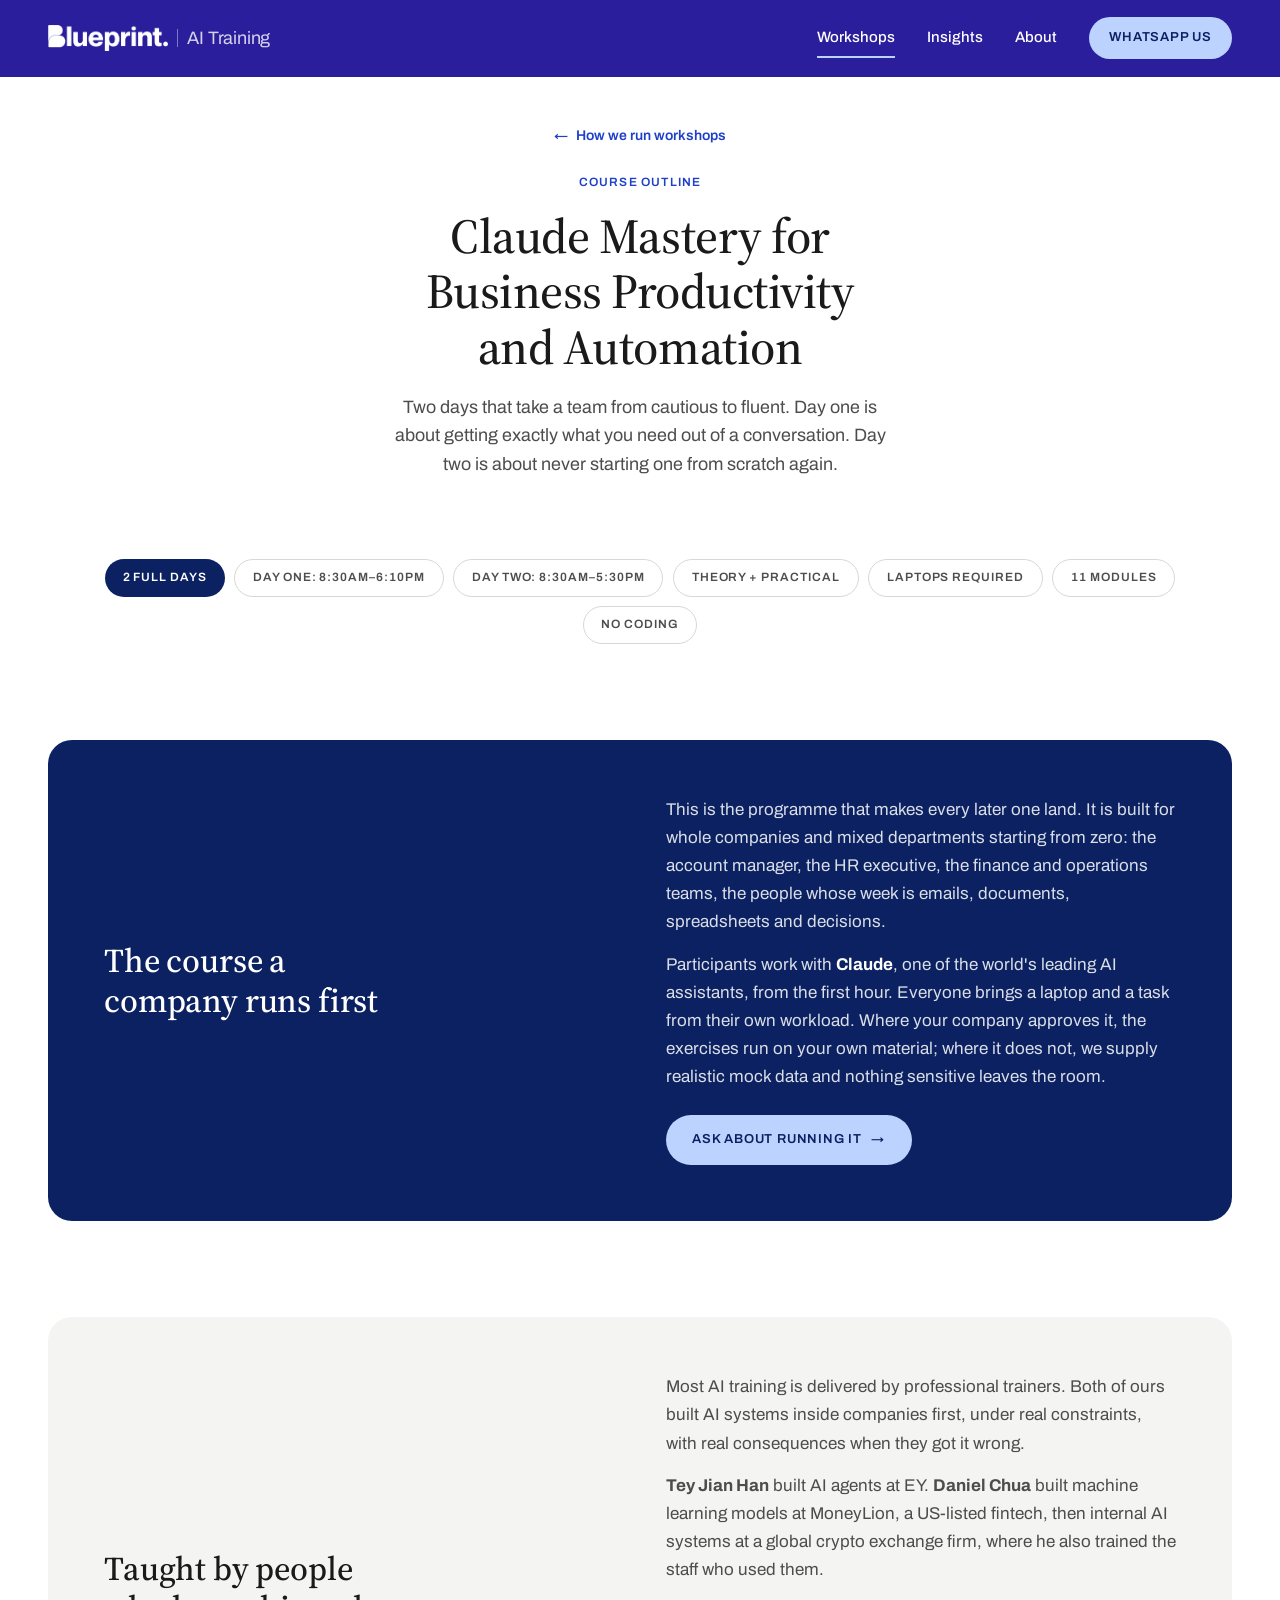
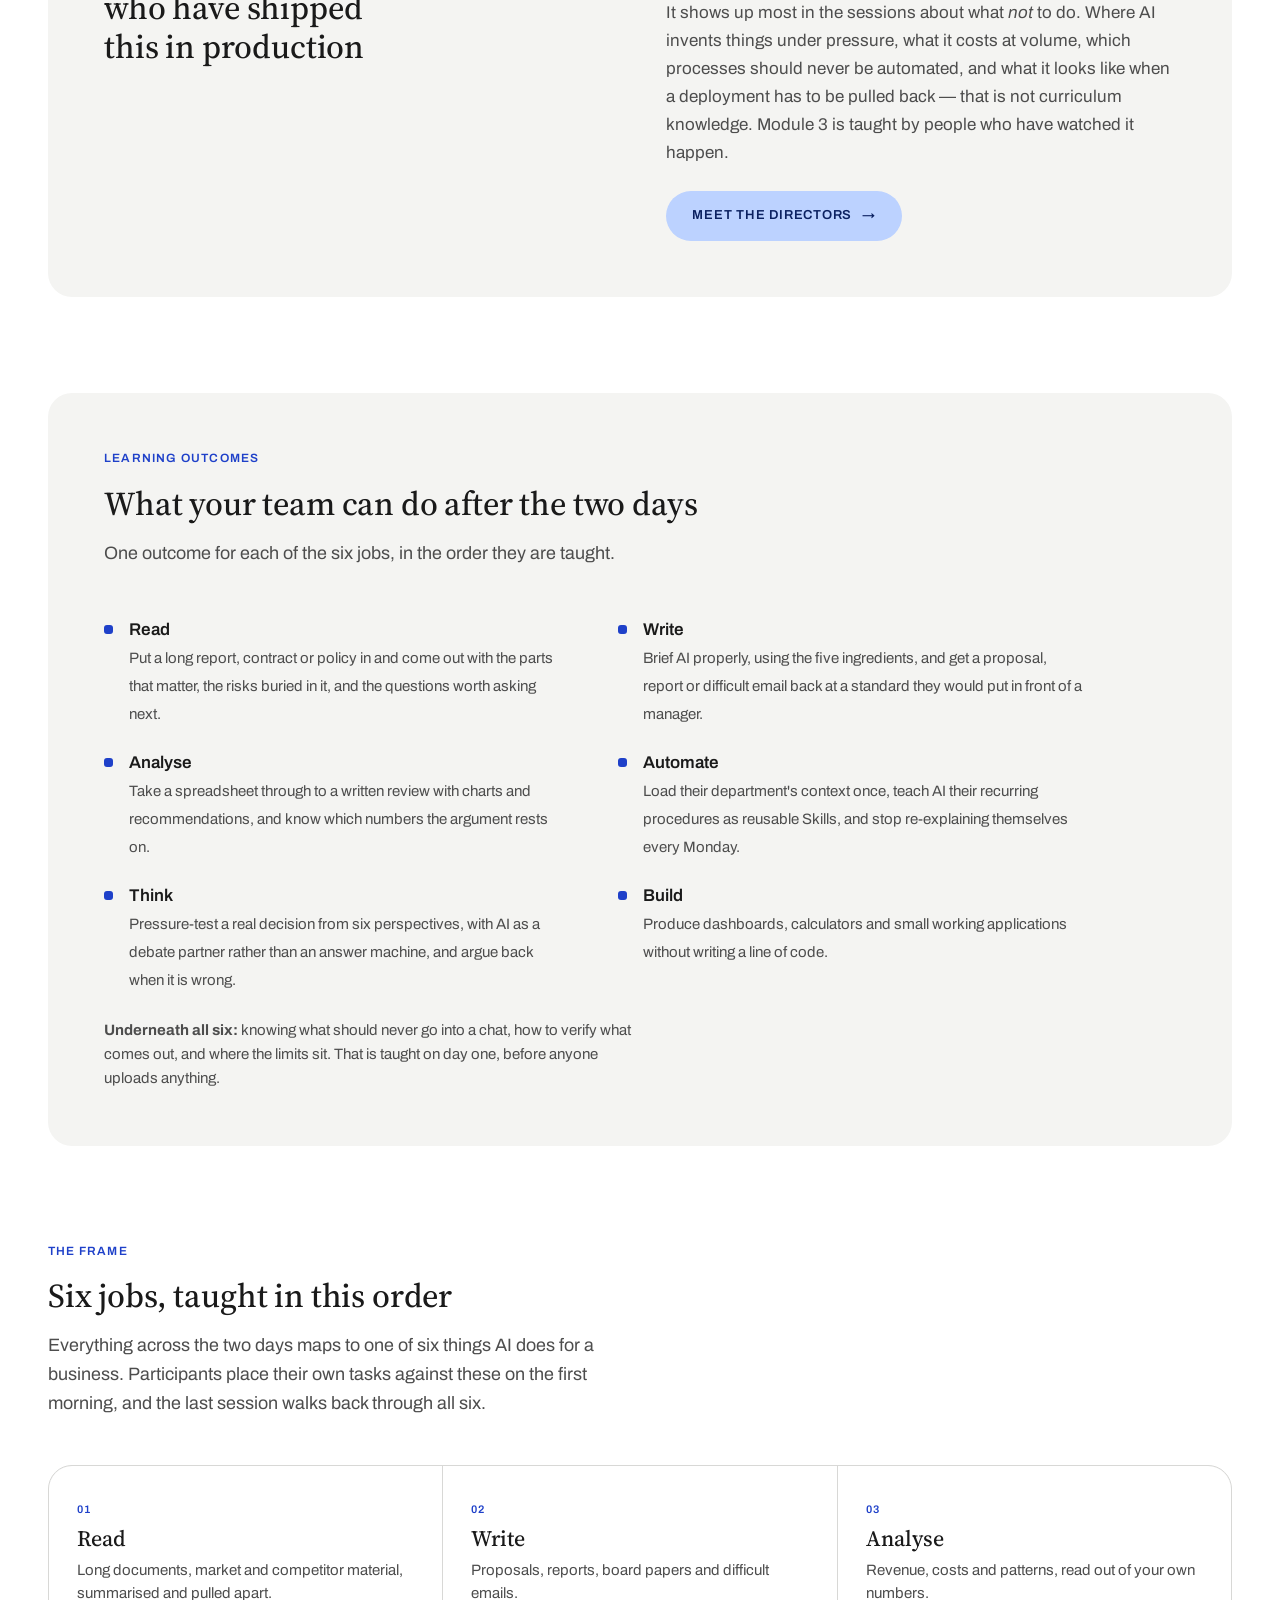
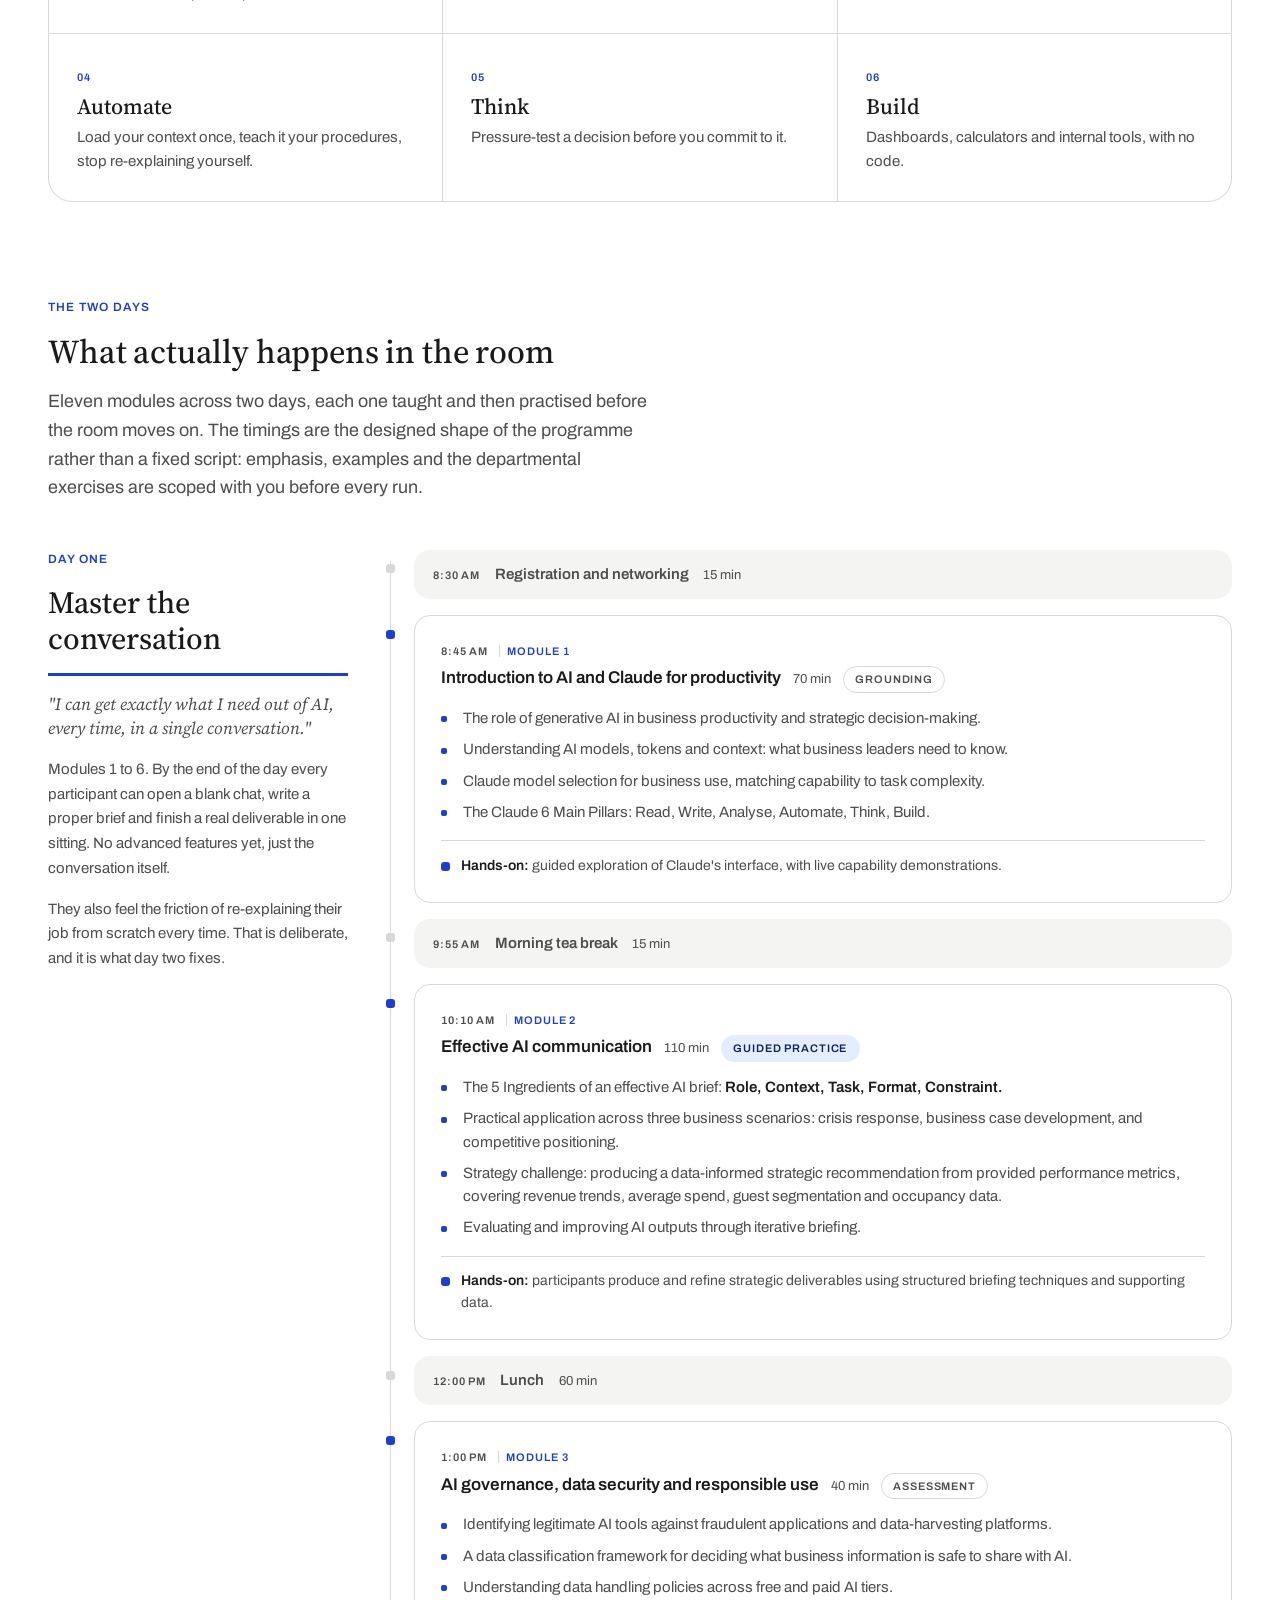
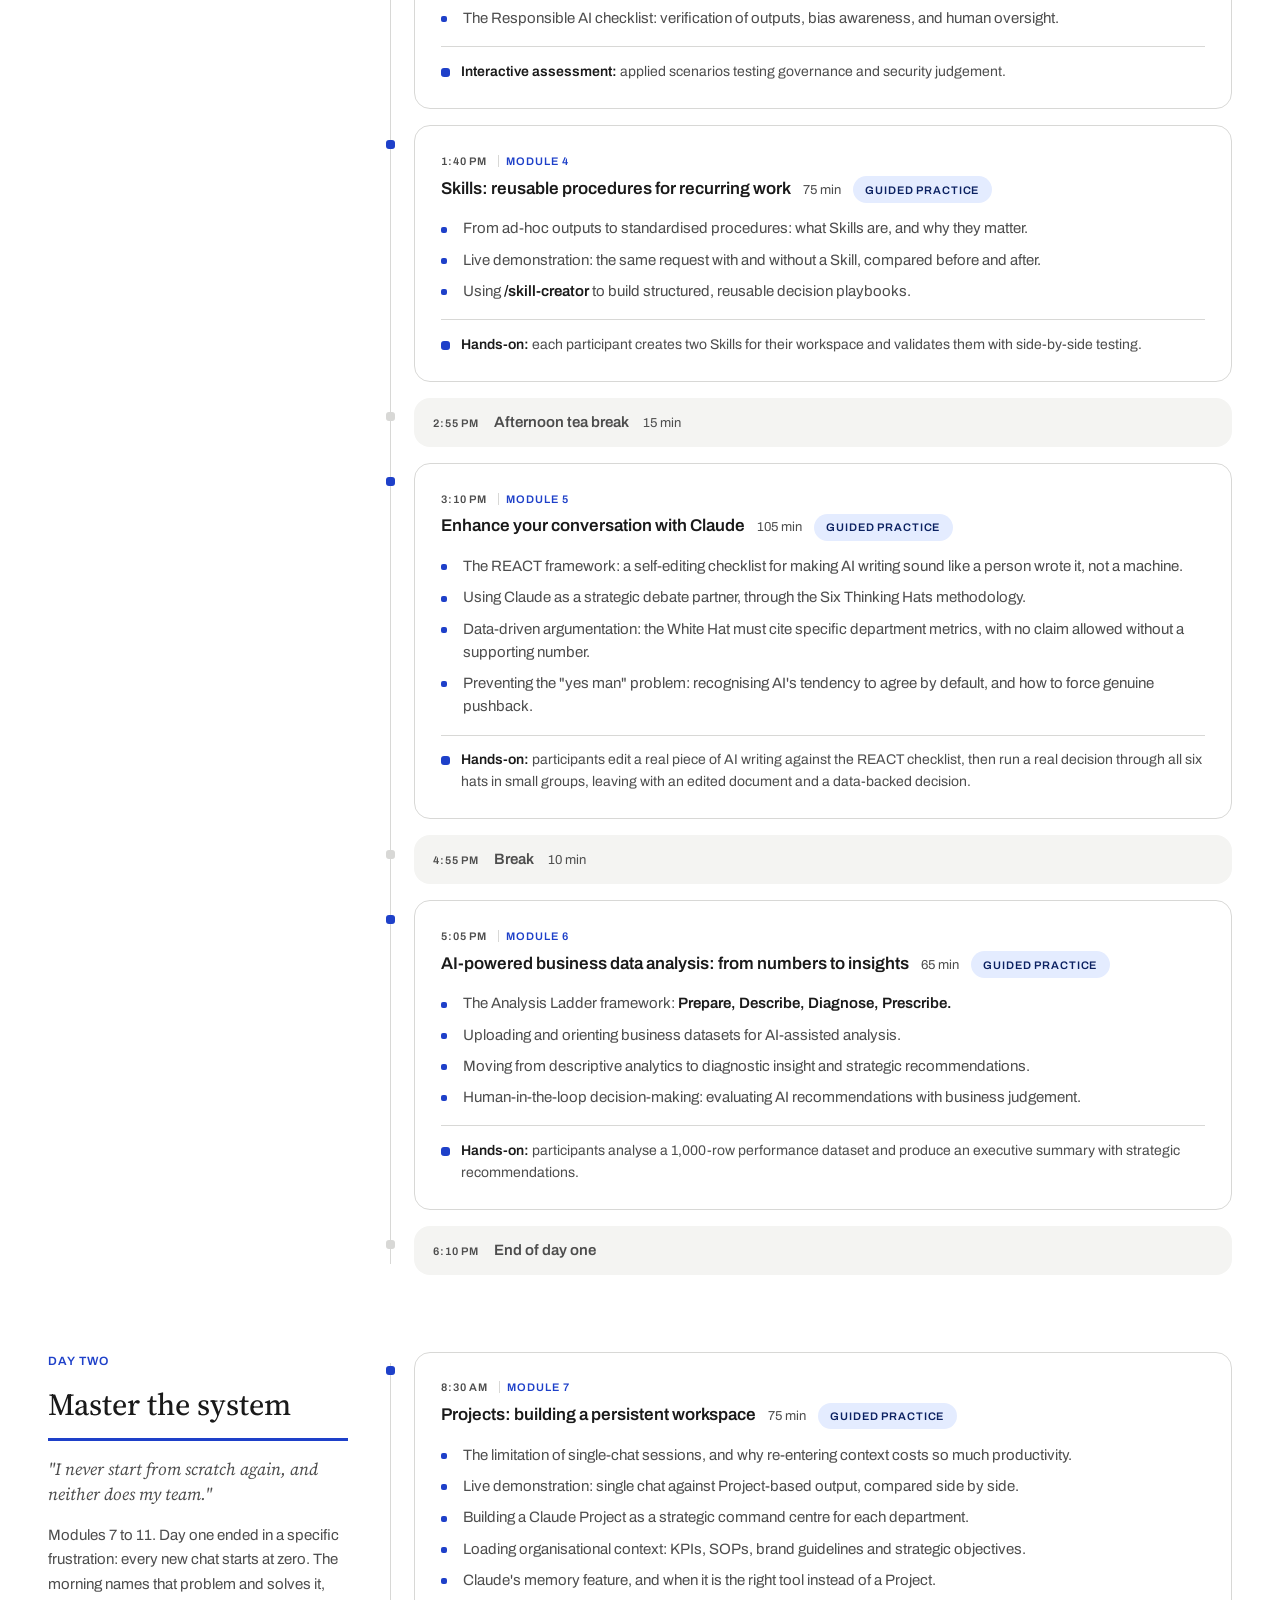
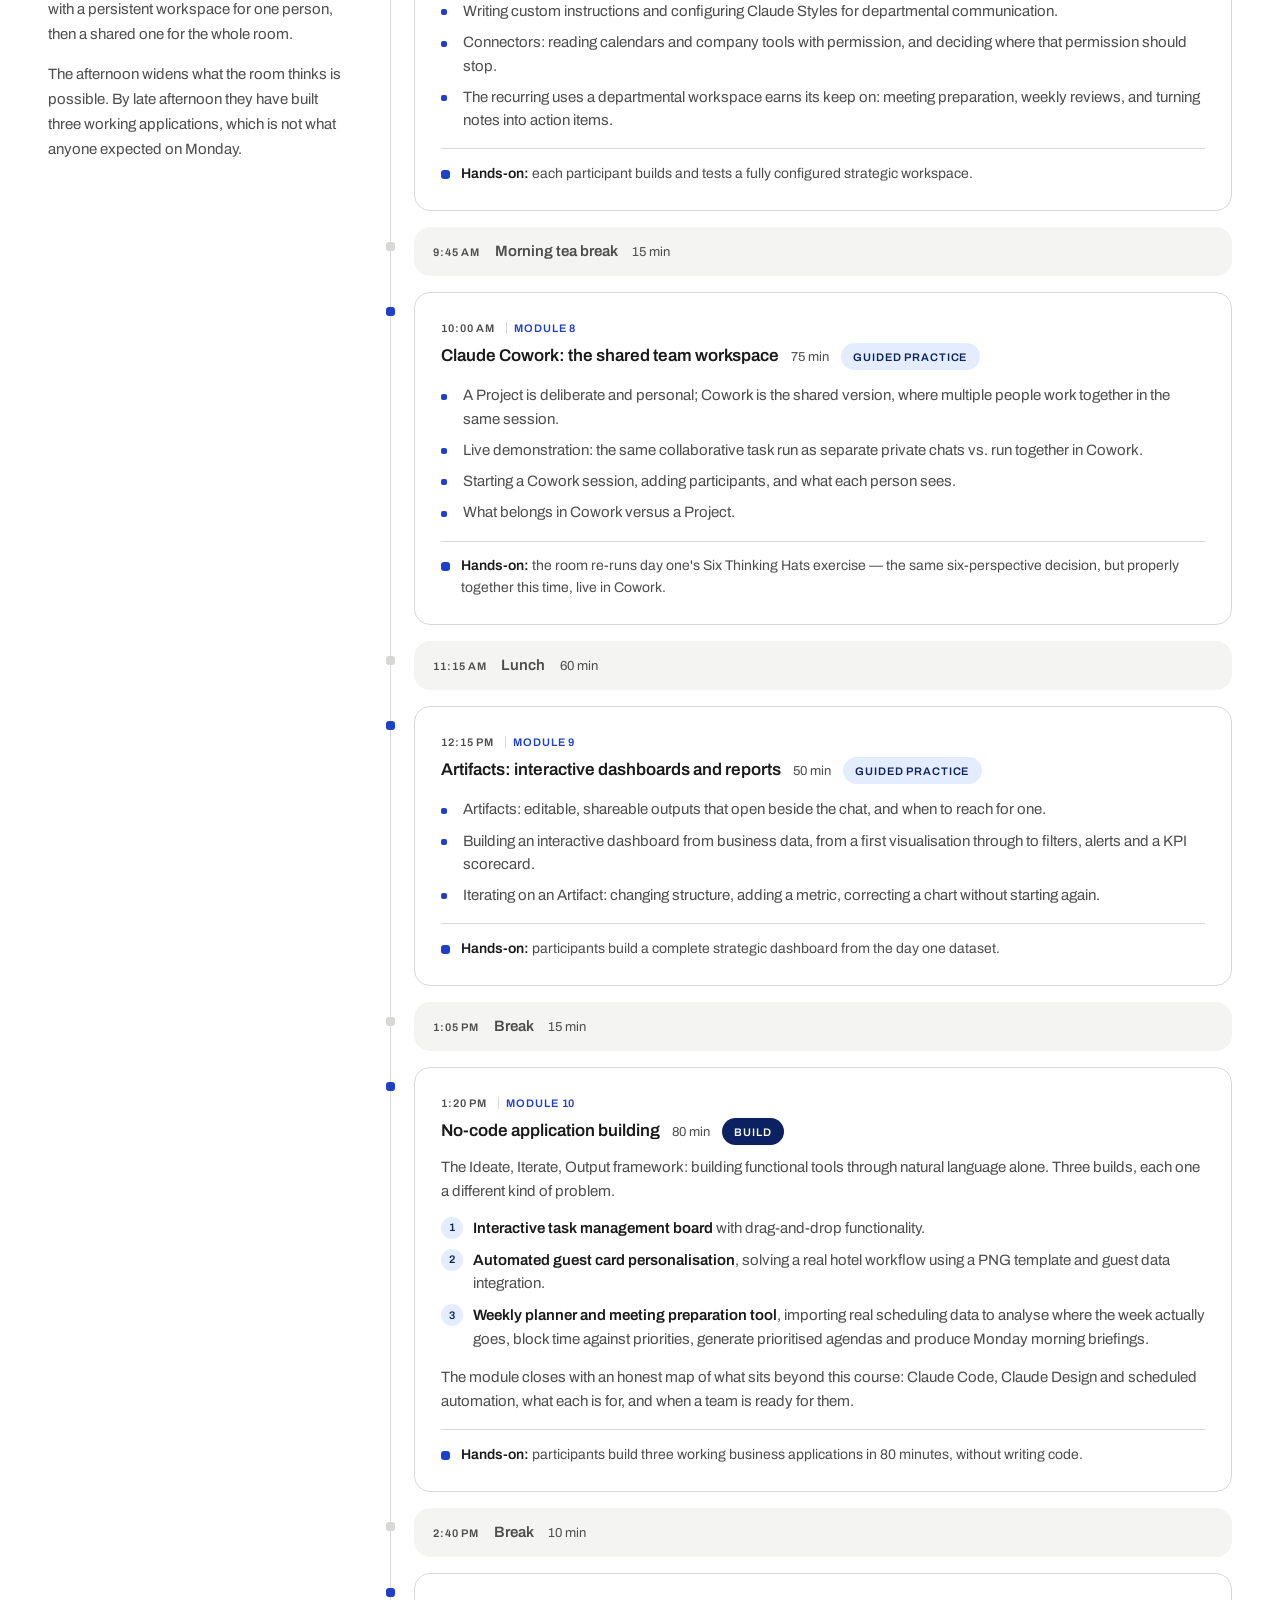
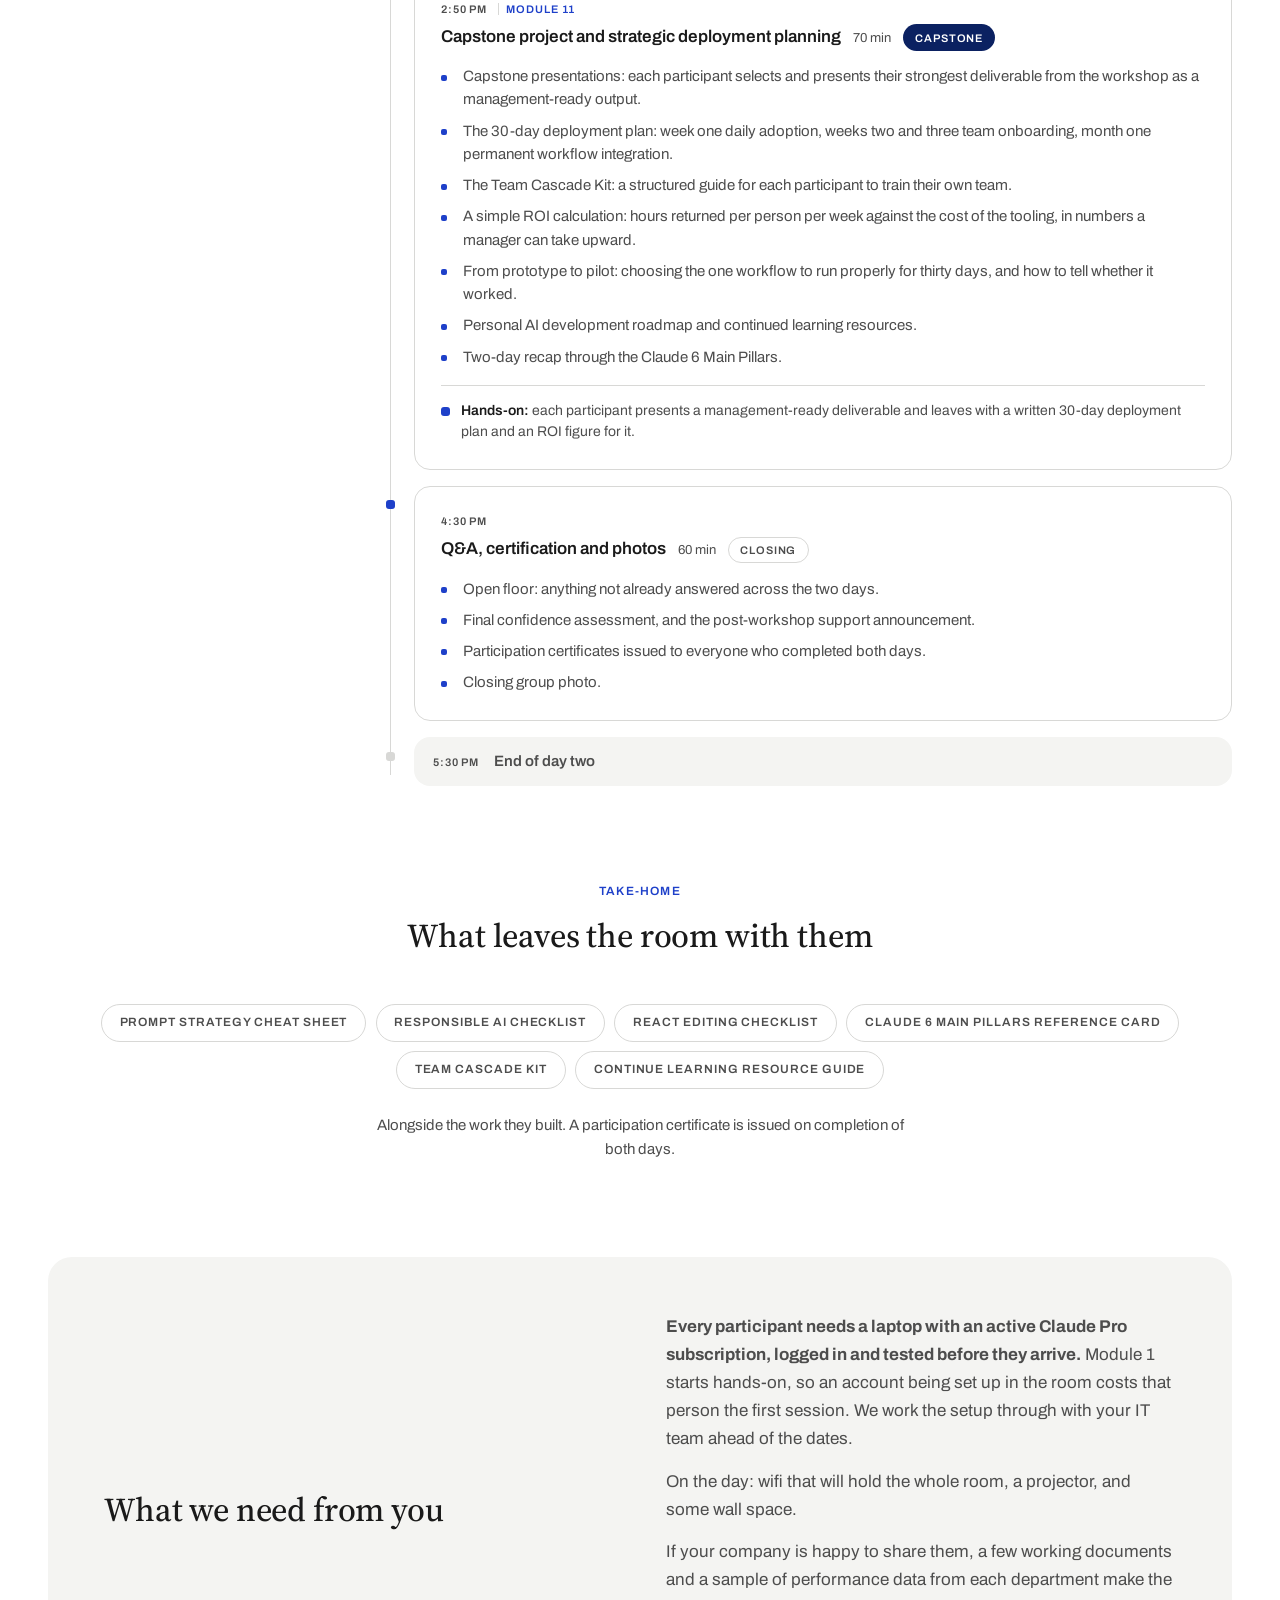
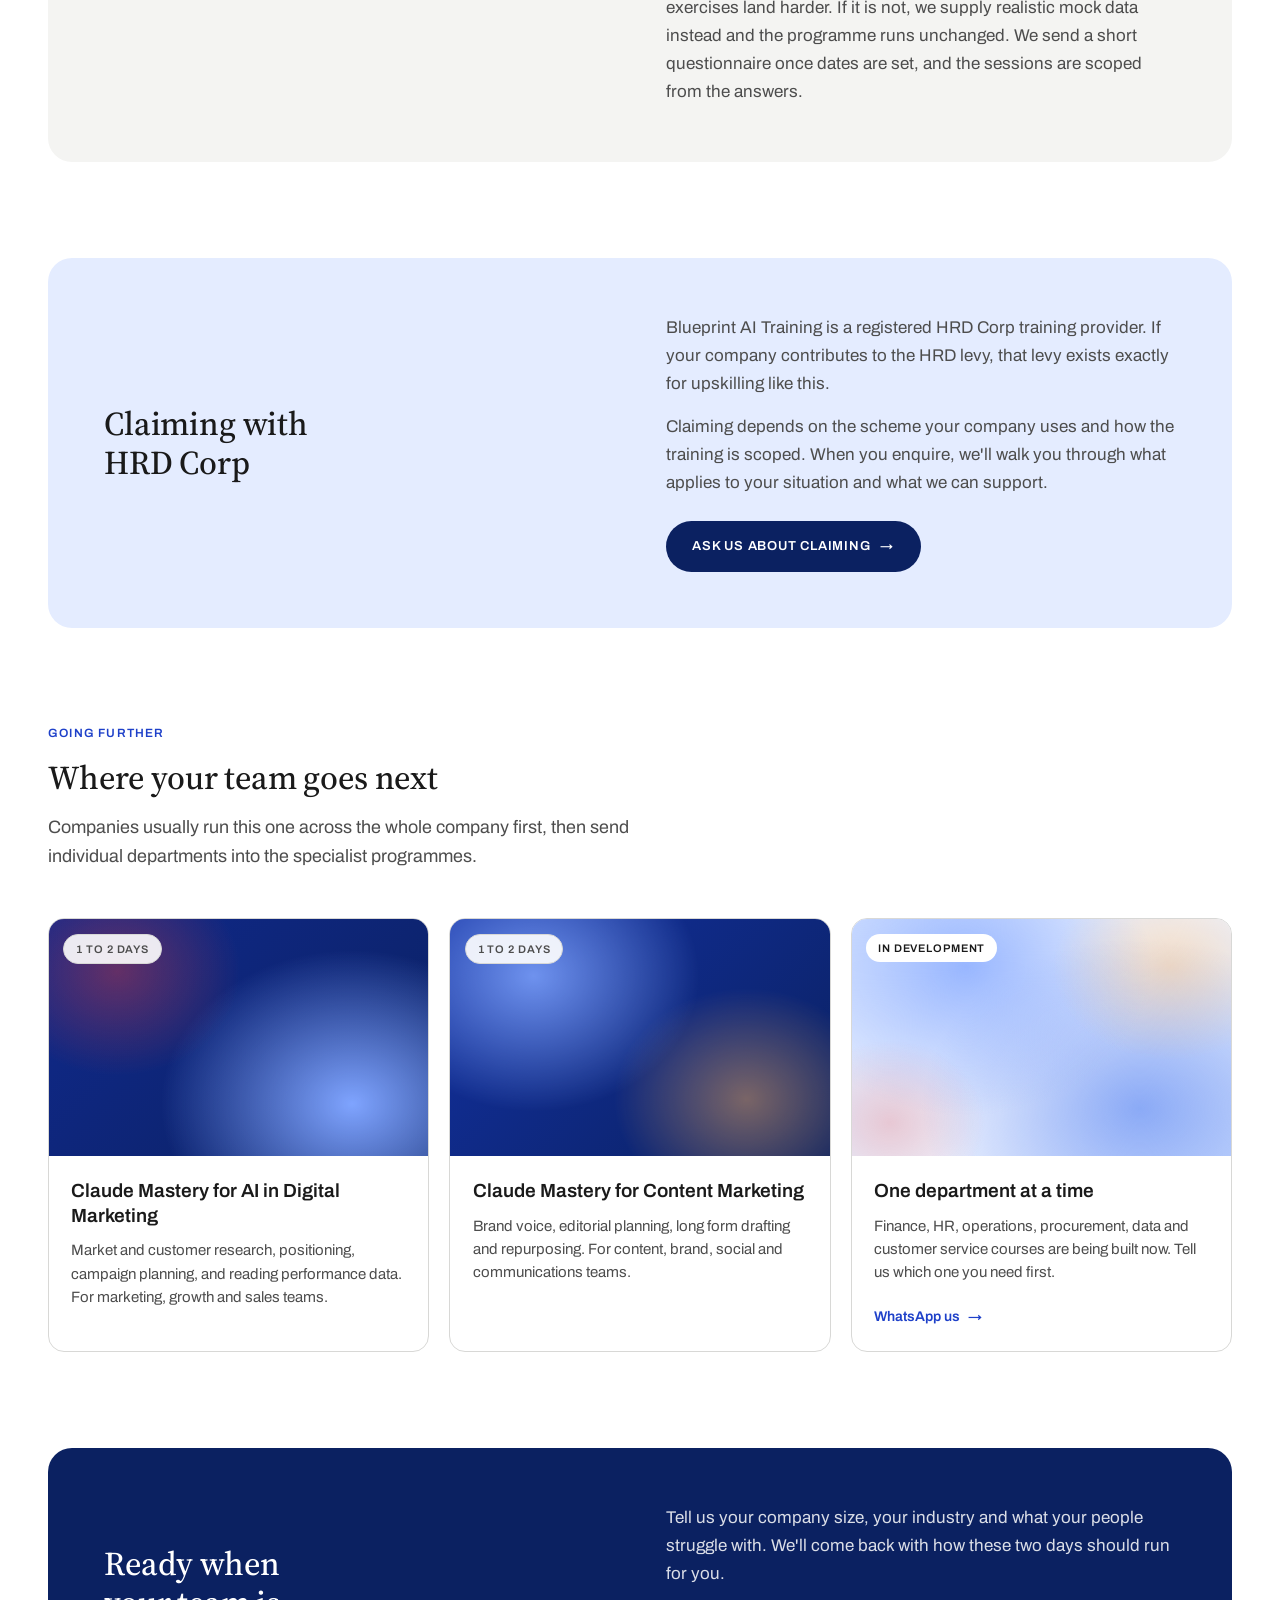
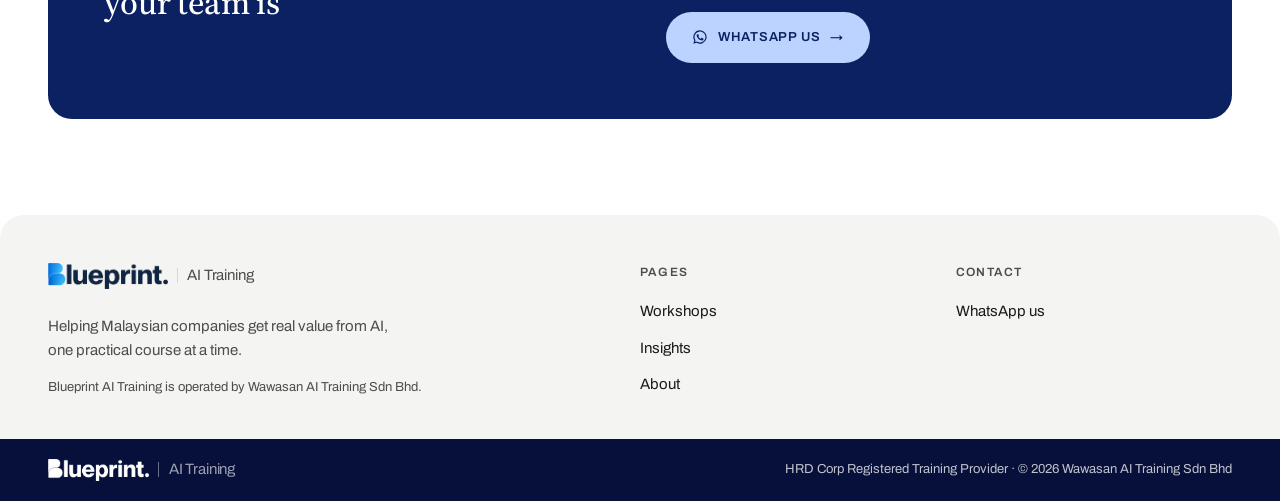
<file: course-productivity.html>
<!doctype html>
<html lang="en">
<!--
DIRECTION CONTRACT (course outline, inside Blueprint Blue v2)
THESIS: The hour-by-hour proof that the two days are designed, not improvised. The document a serious buyer reads after workshop.html has already sold them the method.
STORY: A buyer who believes in the approach asks "what happens between 9 and 5, on both days", and gets the whole shape without a sales pitch in it.
FIRST VIEWPORT: Standard centered serif intro with the course named, then the fact chips.
NOTE: Public and linked from workshop.html since 2026-08-19, and it supersedes module.html, which now redirects here. Timings are the designed shape, not a promise; the copy says so once and does not repeat it.
NOTE: This is the founders' 11 module agenda, day one running 8:30am to roughly 6:10pm and day two 8:30am to 5:30pm. It supersedes the earlier prose version drawn from the WEIL facilitator schedule. Client name, facilitator notes and venue specifics stay out: the hotel-specific builds in module 10 are written generically on purpose.
NOTE: Module times drive the durations shown. If a start time moves, fix the duration on the module above it too, or the rail starts lying.
NOTE (2026-08-25 restructure): Skills moved from day two into day one (module 4). Six Thinking Hats moved from day two into day one, merged with a new REACT framework into module 5 ("Enhance your conversation with Claude"). Data Analysis moved to close day one (module 6), which is why day one now runs long. Claude Cowork split out of the old Projects module into its own day-two module 8, with its hands-on redoing day one's Six Thinking Hats exercise properly collaborative. Day two's old 45-minute "welcome back" debrief was cut along with day one's overnight assignment it depended on. A new 4:30-5:30pm closing block (Q&amp;A, certification, photos) replaces what used to be folded into the capstone module's own ending.
CONFLICT TO RULE ON: the retired module.html carried the rule "Claude is named here by design; never in the course title", while profile.html titles all three programmes "Claude Mastery for ...". This page and the workshop.html card follow profile.html. If the old rule still stands, both need renaming together.
-->
<head>
  <meta charset="utf-8">
  <meta name="viewport" content="width=device-width, initial-scale=1">
  <title>Claude Mastery for Business Productivity and Automation | Blueprint AI Training</title>
  <link rel="canonical" href="https://wawasan-ai.com/course-productivity.html">
  <meta name="description" content="The hour-by-hour outline of the two day Claude Mastery for Business Productivity and Automation programme. Taught by engineers who built AI agents at EY and machine learning models at MoneyLion, not by professional trainers: what each session covers, what participants build, and what they leave with.">
  <meta property="og:type" content="website">
  <meta property="og:title" content="Claude Mastery for Business Productivity and Automation | Blueprint AI Training">
  <meta property="og:description" content="Two days, session by session. Day one masters the conversation, day two masters the system.">
  <meta property="og:image" content="https://wawasan-ai.com/assets/img/2day-cover.webp">
  <link rel="icon" type="image/svg+xml" href="assets/favicon.svg">
  <link rel="preconnect" href="https://fonts.googleapis.com">
  <link rel="preconnect" href="https://fonts.gstatic.com" crossorigin>
  <link href="https://fonts.googleapis.com/css2?family=Archivo:wght@400;500;600;700&family=Source+Serif+4:ital,opsz,wght@0,8..60,400;0,8..60,500;1,8..60,400&display=swap" rel="stylesheet">
  <link rel="stylesheet" href="css/styles.css?v=20260819b">
</head>
<body>

<header class="site-header">
  <div class="container">
    <a class="brand" href="index.html" aria-label="Blueprint AI Training home">
      <img class="brand-logo" src="assets/img/blueprint-logo.png" alt="Blueprint" width="590" height="128">
      <span>AI Training</span>
    </a>
    <button class="nav-toggle" aria-label="Menu" aria-expanded="false" aria-controls="site-nav">
      <span></span><span></span><span></span>
    </button>
    <nav class="site-nav" id="site-nav" aria-label="Main">
      <a href="workshop.html" aria-current="page">Workshops</a>
      <a href="insights.html">Insights</a>
      <a href="about.html">About</a>
      <a class="btn btn--pill" href="https://wa.me/601153238181">WhatsApp us</a>
    </nav>
  </div>
</header>

<main>

  <section class="intro container">
    <a class="back-link" href="workshop.html"><span class="arrow" aria-hidden="true">&larr;</span> How we run workshops</a>
    <span class="label label--blue" style="display:block; margin-top: 1.5rem;">Course outline</span>
    <h1 class="display">Claude Mastery for Business Productivity and Automation</h1>
    <p class="lede">Two days that take a team from cautious to fluent. Day one is about getting exactly what you need out of a conversation. Day two is about never starting one from scratch again.</p>
  </section>

  <section class="section--tight container" aria-label="Key facts">
    <div class="facts-row">
      <span class="chip chip--static is-active">2 full days</span>
      <span class="chip chip--static">Day one: 8:30am&ndash;6:10pm</span>
      <span class="chip chip--static">Day two: 8:30am&ndash;5:30pm</span>
      <span class="chip chip--static">Theory + practical</span>
      <span class="chip chip--static">Laptops required</span>
      <span class="chip chip--static">11 modules</span>
      <span class="chip chip--static">No coding</span>
    </div>
  </section>

  <!-- Who it's for -->
  <section class="section container">
    <div class="panel panel--deep panel-split">
      <h2 class="headline">The course a company runs first</h2>
      <div>
        <p>This is the programme that makes every later one land. It is built for whole companies and mixed departments starting from zero: the account manager, the HR executive, the finance and operations teams, the people whose week is emails, documents, spreadsheets and decisions.</p>
        <!-- EDIT: course description. Claude is named here by design. -->
        <p style="margin-top: 0.9rem;">Participants work with <strong style="color: var(--white);">Claude</strong>, one of the world's leading AI assistants, from the first hour. Everyone brings a laptop and a task from their own workload. Where your company approves it, the exercises run on your own material; where it does not, we supply realistic mock data and nothing sensitive leaves the room.</p>
        <a class="btn btn--pill" href="https://wa.me/601153238181">Ask about running it <span class="arrow" aria-hidden="true">&rarr;</span></a>
      </div>
    </div>
  </section>

  <!-- Who teaches it -->
  <section class="section container">
    <div class="panel panel--paper panel-split">
      <h2 class="headline">Taught by people who have shipped this in production</h2>
      <div>
        <!-- EDIT: former-employer naming is a founder decision. Keep it factual. -->
        <p style="color: var(--slate);">Most AI training is delivered by professional trainers. Both of ours built AI systems inside companies first, under real constraints, with real consequences when they got it wrong.</p>
        <p style="color: var(--slate); margin-top: 0.9rem;"><strong>Tey Jian Han</strong> built AI agents at EY. <strong>Daniel Chua</strong> built machine learning models at MoneyLion, a US-listed fintech, then internal AI systems at a global crypto exchange firm, where he also trained the staff who used them.</p>
        <p style="color: var(--slate); margin-top: 0.9rem;">It shows up most in the sessions about what <em>not</em> to do. Where AI invents things under pressure, what it costs at volume, which processes should never be automated, and what it looks like when a deployment has to be pulled back &mdash; that is not curriculum knowledge. Module 3 is taught by people who have watched it happen.</p>
        <a class="btn btn--pill" href="about.html">Meet the directors <span class="arrow" aria-hidden="true">&rarr;</span></a>
      </div>
    </div>
  </section>

  <!-- Learning outcomes -->
  <section class="section container">
    <div class="panel panel--paper" style="padding: clamp(2rem, 4.5vw, 3.5rem);">
      <div class="section-head">
        <span class="label label--blue">Learning outcomes</span>
        <h2 class="headline">What your team can do after the two days</h2>
        <p class="lede">One outcome for each of the six jobs, in the order they are taught.</p>
      </div>
      <ul class="outcomes">
        <li><div><strong>Read</strong><span>Put a long report, contract or policy in and come out with the parts that matter, the risks buried in it, and the questions worth asking next.</span></div></li>
        <li><div><strong>Write</strong><span>Brief AI properly, using the five ingredients, and get a proposal, report or difficult email back at a standard they would put in front of a manager.</span></div></li>
        <li><div><strong>Analyse</strong><span>Take a spreadsheet through to a written review with charts and recommendations, and know which numbers the argument rests on.</span></div></li>
        <li><div><strong>Automate</strong><span>Load their department's context once, teach AI their recurring procedures as reusable Skills, and stop re-explaining themselves every Monday.</span></div></li>
        <li><div><strong>Think</strong><span>Pressure-test a real decision from six perspectives, with AI as a debate partner rather than an answer machine, and argue back when it is wrong.</span></div></li>
        <li><div><strong>Build</strong><span>Produce dashboards, calculators and small working applications without writing a line of code.</span></div></li>
      </ul>
      <p class="lede" style="margin-top: 1.5rem; font-size: 0.9375rem;"><strong>Underneath all six:</strong> knowing what should never go into a chat, how to verify what comes out, and where the limits sit. That is taught on day one, before anyone uploads anything.</p>
    </div>
  </section>

  <!-- The six jobs -->
  <section class="section container">
    <div class="section-head">
      <span class="label label--blue">The frame</span>
      <h2 class="headline">Six jobs, taught in this order</h2>
      <p class="lede">Everything across the two days maps to one of six things AI does for a business. Participants place their own tasks against these on the first morning, and the last session walks back through all six.</p>
    </div>
    <div class="six">
      <div><span class="num">01</span><h3>Read</h3><p>Long documents, market and competitor material, summarised and pulled apart.</p></div>
      <div><span class="num">02</span><h3>Write</h3><p>Proposals, reports, board papers and difficult emails.</p></div>
      <div><span class="num">03</span><h3>Analyse</h3><p>Revenue, costs and patterns, read out of your own numbers.</p></div>
      <div><span class="num">04</span><h3>Automate</h3><p>Load your context once, teach it your procedures, stop re-explaining yourself.</p></div>
      <div><span class="num">05</span><h3>Think</h3><p>Pressure-test a decision before you commit to it.</p></div>
      <div><span class="num">06</span><h3>Build</h3><p>Dashboards, calculators and internal tools, with no code.</p></div>
    </div>
  </section>

  <!-- Curriculum -->
  <section class="section container">
    <div class="section-head">
      <span class="label label--blue">The two days</span>
      <h2 class="headline">What actually happens in the room</h2>
      <p class="lede">Eleven modules across two days, each one taught and then practised before the room moves on. The timings are the designed shape of the programme rather than a fixed script: emphasis, examples and the departmental exercises are scoped with you before every run.</p>
    </div>

    <!-- DAY 1 -->
    <!-- EDIT: module blocks are the founders' to reshape per run. Keep one hands-on line per module. -->
    <div class="day-run">
      <div class="day-brief">
        <span class="label label--blue">Day one</span>
        <h3>Master the conversation</h3>
        <p class="day-quote">"I can get exactly what I need out of AI, every time, in a single conversation."</p>
        <p>Modules 1 to 6. By the end of the day every participant can open a blank chat, write a proper brief and finish a real deliverable in one sitting. No advanced features yet, just the conversation itself.</p>
        <p>They also feel the friction of re-explaining their job from scratch every time. That is deliberate, and it is what day two fixes.</p>
      </div>

      <ol class="track">
        <li class="is-break">
          <div class="session session--break">
            <span class="session-time">8:30 am</span><h4>Registration and networking</h4><span class="session-dur">15 min</span>
          </div>
        </li>

        <li>
          <div class="session">
            <span class="session-time">8:45 am <span class="mod">Module 1</span></span>
            <div class="session-head"><h4>Introduction to AI and Claude for productivity</h4><span class="session-dur">70 min</span><span class="stype">Grounding</span></div>
            <ul class="session-points">
              <li>The role of generative AI in business productivity and strategic decision-making.</li>
              <li>Understanding AI models, tokens and context: what business leaders need to know.</li>
              <li>Claude model selection for business use, matching capability to task complexity.</li>
              <li>The Claude 6 Main Pillars: Read, Write, Analyse, Automate, Think, Build.</li>
            </ul>
            <div class="session-takeaway"><span><strong>Hands-on:</strong> guided exploration of Claude's interface, with live capability demonstrations.</span></div>
          </div>
        </li>

        <li class="is-break">
          <div class="session session--break">
            <span class="session-time">9:55 am</span><h4>Morning tea break</h4><span class="session-dur">15 min</span>
          </div>
        </li>

        <li>
          <div class="session">
            <span class="session-time">10:10 am <span class="mod">Module 2</span></span>
            <div class="session-head"><h4>Effective AI communication</h4><span class="session-dur">110 min</span><span class="stype stype--practice">Guided practice</span></div>
            <ul class="session-points">
              <li>The 5 Ingredients of an effective AI brief: <strong>Role, Context, Task, Format, Constraint.</strong></li>
              <li>Practical application across three business scenarios: crisis response, business case development, and competitive positioning.</li>
              <li>Strategy challenge: producing a data-informed strategic recommendation from provided performance metrics, covering revenue trends, average spend, guest segmentation and occupancy data.</li>
              <li>Evaluating and improving AI outputs through iterative briefing.</li>
            </ul>
            <div class="session-takeaway"><span><strong>Hands-on:</strong> participants produce and refine strategic deliverables using structured briefing techniques and supporting data.</span></div>
          </div>
        </li>

        <li class="is-break">
          <div class="session session--break">
            <span class="session-time">12:00 pm</span><h4>Lunch</h4><span class="session-dur">60 min</span>
          </div>
        </li>

        <li>
          <div class="session">
            <span class="session-time">1:00 pm <span class="mod">Module 3</span></span>
            <div class="session-head"><h4>AI governance, data security and responsible use</h4><span class="session-dur">40 min</span><span class="stype">Assessment</span></div>
            <ul class="session-points">
              <li>Identifying legitimate AI tools against fraudulent applications and data-harvesting platforms.</li>
              <li>A data classification framework for deciding what business information is safe to share with AI.</li>
              <li>Understanding data handling policies across free and paid AI tiers.</li>
              <li>The Responsible AI checklist: verification of outputs, bias awareness, and human oversight.</li>
            </ul>
            <div class="session-takeaway"><span><strong>Interactive assessment:</strong> applied scenarios testing governance and security judgement.</span></div>
          </div>
        </li>

        <li>
          <div class="session">
            <span class="session-time">1:40 pm <span class="mod">Module 4</span></span>
            <div class="session-head"><h4>Skills: reusable procedures for recurring work</h4><span class="session-dur">75 min</span><span class="stype stype--practice">Guided practice</span></div>
            <ul class="session-points">
              <li>From ad-hoc outputs to standardised procedures: what Skills are, and why they matter.</li>
              <li>Live demonstration: the same request with and without a Skill, compared before and after.</li>
              <li>Using <strong>/skill-creator</strong> to build structured, reusable decision playbooks.</li>
            </ul>
            <div class="session-takeaway"><span><strong>Hands-on:</strong> each participant creates two Skills for their workspace and validates them with side-by-side testing.</span></div>
          </div>
        </li>

        <li class="is-break">
          <div class="session session--break">
            <span class="session-time">2:55 pm</span><h4>Afternoon tea break</h4><span class="session-dur">15 min</span>
          </div>
        </li>

        <li>
          <div class="session">
            <span class="session-time">3:10 pm <span class="mod">Module 5</span></span>
            <div class="session-head"><h4>Enhance your conversation with Claude</h4><span class="session-dur">105 min</span><span class="stype stype--practice">Guided practice</span></div>
            <ul class="session-points">
              <li>The REACT framework: a self-editing checklist for making AI writing sound like a person wrote it, not a machine.</li>
              <li>Using Claude as a strategic debate partner, through the Six Thinking Hats methodology.</li>
              <li>Data-driven argumentation: the White Hat must cite specific department metrics, with no claim allowed without a supporting number.</li>
              <li>Preventing the "yes man" problem: recognising AI's tendency to agree by default, and how to force genuine pushback.</li>
            </ul>
            <div class="session-takeaway"><span><strong>Hands-on:</strong> participants edit a real piece of AI writing against the REACT checklist, then run a real decision through all six hats in small groups, leaving with an edited document and a data-backed decision.</span></div>
          </div>
        </li>

        <li class="is-break">
          <div class="session session--break">
            <span class="session-time">4:55 pm</span><h4>Break</h4><span class="session-dur">10 min</span>
          </div>
        </li>

        <li>
          <div class="session">
            <span class="session-time">5:05 pm <span class="mod">Module 6</span></span>
            <div class="session-head"><h4>AI-powered business data analysis: from numbers to insights</h4><span class="session-dur">65 min</span><span class="stype stype--practice">Guided practice</span></div>
            <ul class="session-points">
              <li>The Analysis Ladder framework: <strong>Prepare, Describe, Diagnose, Prescribe.</strong></li>
              <li>Uploading and orienting business datasets for AI-assisted analysis.</li>
              <li>Moving from descriptive analytics to diagnostic insight and strategic recommendations.</li>
              <li>Human-in-the-loop decision-making: evaluating AI recommendations with business judgement.</li>
            </ul>
            <div class="session-takeaway"><span><strong>Hands-on:</strong> participants analyse a 1,000-row performance dataset and produce an executive summary with strategic recommendations.</span></div>
          </div>
        </li>

        <li class="is-break">
          <div class="session session--break">
            <span class="session-time">6:10 pm</span><h4>End of day one</h4>
          </div>
        </li>
      </ol>
    </div>

    <!-- DAY 2 -->
    <div class="day-run" style="margin-top: clamp(3rem, 6vw, 5rem);">
      <div class="day-brief">
        <span class="label label--blue">Day two</span>
        <h3>Master the system</h3>
        <p class="day-quote">"I never start from scratch again, and neither does my team."</p>
        <p>Modules 7 to 11. Day one ended in a specific frustration: every new chat starts at zero. The morning names that problem and solves it, with a persistent workspace for one person, then a shared one for the whole room.</p>
        <p>The afternoon widens what the room thinks is possible. By late afternoon they have built three working applications, which is not what anyone expected on Monday.</p>
      </div>

      <ol class="track">
        <li>
          <div class="session">
            <span class="session-time">8:30 am <span class="mod">Module 7</span></span>
            <div class="session-head"><h4>Projects: building a persistent workspace</h4><span class="session-dur">75 min</span><span class="stype stype--practice">Guided practice</span></div>
            <ul class="session-points">
              <li>The limitation of single-chat sessions, and why re-entering context costs so much productivity.</li>
              <li>Live demonstration: single chat against Project-based output, compared side by side.</li>
              <li>Building a Claude Project as a strategic command centre for each department.</li>
              <li>Loading organisational context: KPIs, SOPs, brand guidelines and strategic objectives.</li>
              <li>Claude's memory feature, and when it is the right tool instead of a Project.</li>
              <li>Writing custom instructions and configuring Claude Styles for departmental communication.</li>
              <li>Connectors: reading calendars and company tools with permission, and deciding where that permission should stop.</li>
              <li>The recurring uses a departmental workspace earns its keep on: meeting preparation, weekly reviews, and turning notes into action items.</li>
            </ul>
            <div class="session-takeaway"><span><strong>Hands-on:</strong> each participant builds and tests a fully configured strategic workspace.</span></div>
          </div>
        </li>

        <li class="is-break">
          <div class="session session--break">
            <span class="session-time">9:45 am</span><h4>Morning tea break</h4><span class="session-dur">15 min</span>
          </div>
        </li>

        <li>
          <div class="session">
            <span class="session-time">10:00 am <span class="mod">Module 8</span></span>
            <div class="session-head"><h4>Claude Cowork: the shared team workspace</h4><span class="session-dur">75 min</span><span class="stype stype--practice">Guided practice</span></div>
            <ul class="session-points">
              <li>A Project is deliberate and personal; Cowork is the shared version, where multiple people work together in the same session.</li>
              <li>Live demonstration: the same collaborative task run as separate private chats vs. run together in Cowork.</li>
              <li>Starting a Cowork session, adding participants, and what each person sees.</li>
              <li>What belongs in Cowork versus a Project.</li>
            </ul>
            <div class="session-takeaway"><span><strong>Hands-on:</strong> the room re-runs day one's Six Thinking Hats exercise &mdash; the same six-perspective decision, but properly together this time, live in Cowork.</span></div>
          </div>
        </li>

        <li class="is-break">
          <div class="session session--break">
            <span class="session-time">11:15 am</span><h4>Lunch</h4><span class="session-dur">60 min</span>
          </div>
        </li>

        <li>
          <div class="session">
            <span class="session-time">12:15 pm <span class="mod">Module 9</span></span>
            <div class="session-head"><h4>Artifacts: interactive dashboards and reports</h4><span class="session-dur">50 min</span><span class="stype stype--practice">Guided practice</span></div>
            <ul class="session-points">
              <li>Artifacts: editable, shareable outputs that open beside the chat, and when to reach for one.</li>
              <li>Building an interactive dashboard from business data, from a first visualisation through to filters, alerts and a KPI scorecard.</li>
              <li>Iterating on an Artifact: changing structure, adding a metric, correcting a chart without starting again.</li>
            </ul>
            <div class="session-takeaway"><span><strong>Hands-on:</strong> participants build a complete strategic dashboard from the day one dataset.</span></div>
          </div>
        </li>

        <li class="is-break">
          <div class="session session--break">
            <span class="session-time">1:05 pm</span><h4>Break</h4><span class="session-dur">15 min</span>
          </div>
        </li>

        <li>
          <div class="session">
            <span class="session-time">1:20 pm <span class="mod">Module 10</span></span>
            <div class="session-head"><h4>No-code application building</h4><span class="session-dur">80 min</span><span class="stype stype--own">Build</span></div>
            <p>The Ideate, Iterate, Output framework: building functional tools through natural language alone. Three builds, each one a different kind of problem.</p>
            <ol class="session-steps">
              <li><strong>Interactive task management board</strong> with drag-and-drop functionality.</li>
              <li><strong>Automated guest card personalisation</strong>, solving a real hotel workflow using a PNG template and guest data integration.</li>
              <li><strong>Weekly planner and meeting preparation tool</strong>, importing real scheduling data to analyse where the week actually goes, block time against priorities, generate prioritised agendas and produce Monday morning briefings.</li>
            </ol>
            <p>The module closes with an honest map of what sits beyond this course: Claude Code, Claude Design and scheduled automation, what each is for, and when a team is ready for them.</p>
            <div class="session-takeaway"><span><strong>Hands-on:</strong> participants build three working business applications in 80 minutes, without writing code.</span></div>
          </div>
        </li>

        <li class="is-break">
          <div class="session session--break">
            <span class="session-time">2:40 pm</span><h4>Break</h4><span class="session-dur">10 min</span>
          </div>
        </li>

        <li>
          <div class="session">
            <span class="session-time">2:50 pm <span class="mod">Module 11</span></span>
            <div class="session-head"><h4>Capstone project and strategic deployment planning</h4><span class="session-dur">70 min</span><span class="stype stype--own">Capstone</span></div>
            <ul class="session-points">
              <li>Capstone presentations: each participant selects and presents their strongest deliverable from the workshop as a management-ready output.</li>
              <li>The 30-day deployment plan: week one daily adoption, weeks two and three team onboarding, month one permanent workflow integration.</li>
              <li>The Team Cascade Kit: a structured guide for each participant to train their own team.</li>
              <li>A simple ROI calculation: hours returned per person per week against the cost of the tooling, in numbers a manager can take upward.</li>
              <li>From prototype to pilot: choosing the one workflow to run properly for thirty days, and how to tell whether it worked.</li>
              <li>Personal AI development roadmap and continued learning resources.</li>
              <li>Two-day recap through the Claude 6 Main Pillars.</li>
            </ul>
            <div class="session-takeaway"><span><strong>Hands-on:</strong> each participant presents a management-ready deliverable and leaves with a written 30-day deployment plan and an ROI figure for it.</span></div>
          </div>
        </li>

        <li>
          <div class="session">
            <span class="session-time">4:30 pm</span>
            <div class="session-head"><h4>Q&amp;A, certification and photos</h4><span class="session-dur">60 min</span><span class="stype">Closing</span></div>
            <ul class="session-points">
              <li>Open floor: anything not already answered across the two days.</li>
              <li>Final confidence assessment, and the post-workshop support announcement.</li>
              <li>Participation certificates issued to everyone who completed both days.</li>
              <li>Closing group photo.</li>
            </ul>
          </div>
        </li>

        <li class="is-break">
          <div class="session session--break">
            <span class="session-time">5:30 pm</span><h4>End of day two</h4>
          </div>
        </li>
      </ol>
    </div>
  </section>

  <!-- What participants take home -->
  <section class="section container">
    <div class="section-head section-head--center">
      <span class="label label--blue">Take-home</span>
      <h2 class="headline">What leaves the room with them</h2>
    </div>
    <div class="facts-row">
      <span class="chip chip--static">Prompt Strategy Cheat Sheet</span>
      <span class="chip chip--static">Responsible AI Checklist</span>
      <span class="chip chip--static">REACT Editing Checklist</span>
      <span class="chip chip--static">Claude 6 Main Pillars Reference Card</span>
      <span class="chip chip--static">Team Cascade Kit</span>
      <span class="chip chip--static">Continue Learning Resource Guide</span>
    </div>
    <p class="lede" style="margin: 1.5rem auto 0; text-align: center; font-size: 0.9375rem;">Alongside the work they built. A participation certificate is issued on completion of both days.</p>
  </section>

  <!-- What we need from you -->
  <section class="section container">
    <div class="panel panel--paper panel-split">
      <h2 class="headline">What we need from you</h2>
      <div>
        <p style="color: var(--slate);"><strong>Every participant needs a laptop with an active Claude Pro subscription, logged in and tested before they arrive.</strong> Module 1 starts hands-on, so an account being set up in the room costs that person the first session. We work the setup through with your IT team ahead of the dates.</p>
        <p style="color: var(--slate); margin-top: 0.9rem;">On the day: wifi that will hold the whole room, a projector, and some wall space.</p>
        <p style="color: var(--slate); margin-top: 0.9rem;">If your company is happy to share them, a few working documents and a sample of performance data from each department make the exercises land harder. If it is not, we supply realistic mock data instead and the programme runs unchanged. We send a short questionnaire once dates are set, and the sessions are scoped from the answers.</p>
      </div>
    </div>
  </section>

  <!-- Claiming -->
  <section class="section container" id="claiming">
    <div class="panel panel--light panel-split">
      <h2 class="headline">Claiming with HRD Corp</h2>
      <div>
        <!-- VERIFY: this stays at provider level on purpose. Do not promise that this module is
             claimable until the module itself is through HRD Corp, then update this section. -->
        <p style="color: var(--slate);">Blueprint AI Training is a registered HRD Corp training provider. If your company contributes to the HRD levy, that levy exists exactly for upskilling like this.</p>
        <p style="color: var(--slate); margin-top: 0.9rem;">Claiming depends on the scheme your company uses and how the training is scoped. When you enquire, we'll walk you through what applies to your situation and what we can support.</p>
        <a class="btn btn--pill" href="https://wa.me/601153238181" style="background: var(--blue-deep); color: var(--white);">Ask us about claiming <span class="arrow" aria-hidden="true">&rarr;</span></a>
      </div>
    </div>
  </section>

  <!-- Where next -->
  <section class="section container" id="next">
    <div class="section-head">
      <span class="label label--blue">Going further</span>
      <h2 class="headline">Where your team goes next</h2>
      <p class="lede">Companies usually run this one across the whole company first, then send individual departments into the specialist programmes.</p>
    </div>
    <div class="card-grid card-grid--3">
      <article class="card">
        <div class="card-cover cover-b">
          <span class="tag tag--ghost" style="background: rgba(255,255,255,0.9);">1 to 2 days</span>
        </div>
        <div class="card-body">
          <h3 class="title">Claude Mastery for AI in Digital Marketing</h3>
          <p>Market and customer research, positioning, campaign planning, and reading performance data. For marketing, growth and sales teams.</p>
        </div>
      </article>
      <article class="card">
        <div class="card-cover cover-c">
          <span class="tag tag--ghost" style="background: rgba(255,255,255,0.9);">1 to 2 days</span>
        </div>
        <div class="card-body">
          <h3 class="title">Claude Mastery for Content Marketing</h3>
          <p>Brand voice, editorial planning, long form drafting and repurposing. For content, brand, social and communications teams.</p>
        </div>
      </article>
      <a class="card" href="https://wa.me/601153238181">
        <div class="card-cover art--soft">
          <span class="tag">In development</span>
        </div>
        <div class="card-body">
          <h3 class="title">One department at a time</h3>
          <p>Finance, HR, operations, procurement, data and customer service courses are being built now. Tell us which one you need first.</p>
          <span class="arrow-link">WhatsApp us <span class="arrow" aria-hidden="true">&rarr;</span></span>
        </div>
      </a>
    </div>
  </section>

  <!-- Contact -->
  <section class="section container" id="contact">
    <div class="panel panel--deep panel-split">
      <h2 class="headline">Ready when your team is</h2>
      <div>
        <p>Tell us your company size, your industry and what your people struggle with. We'll come back with how these two days should run for you.</p>
        <a class="btn btn--pill" href="https://wa.me/601153238181">
          <svg width="16" height="16" viewBox="0 0 24 24" fill="currentColor" aria-hidden="true"><path d="M12 2a10 10 0 0 0-8.6 15.1L2 22l5-1.3A10 10 0 1 0 12 2Zm0 18.2a8.1 8.1 0 0 1-4.2-1.2l-.3-.2-3 .8.8-2.9-.2-.3A8.2 8.2 0 1 1 12 20.2Zm4.5-6.1c-.2-.1-1.5-.7-1.7-.8-.2-.1-.4-.1-.5.1-.2.2-.6.8-.8 1-.1.2-.3.2-.5.1a6.7 6.7 0 0 1-3.3-2.9c-.3-.4.3-.4.7-1.3 0-.2 0-.3-.1-.4l-.7-1.8c-.2-.5-.4-.4-.5-.4h-.5c-.2 0-.4.1-.7.3-.2.3-.9.9-.9 2.1s.9 2.4 1 2.6c.1.2 1.8 2.8 4.3 3.9 1.6.7 2.2.7 3 .6.5-.1 1.5-.6 1.7-1.2.2-.6.2-1.1.1-1.2 0-.1-.2-.2-.4-.3Z"/></svg>
          WhatsApp us <span class="arrow" aria-hidden="true">&rarr;</span>
        </a>
      </div>
    </div>
  </section>

</main>

<footer class="site-footer">
  <div class="footer-main">
    <div class="container">
      <div class="footer-grid">
        <div>
          <a class="brand" href="index.html">
            <img class="brand-logo" src="assets/img/blueprint-logo.png" alt="Blueprint" width="590" height="128">
            <span>AI Training</span>
          </a>
          <p class="footer-mission">Helping Malaysian companies get real value from AI, one practical course at a time.</p>
          <!-- VERIFY: add company registration no. when confirmed -->
          <p class="footer-legal">Blueprint AI Training is operated by Wawasan AI Training Sdn Bhd.</p>
        </div>
        <div>
          <h4>Pages</h4>
          <ul>
            <li><a href="workshop.html">Workshops</a></li>
            <li><a href="insights.html">Insights</a></li>
            <li><a href="about.html">About</a></li>
          </ul>
        </div>
        <div>
          <h4>Contact</h4>
          <ul>
            <li><a href="https://wa.me/601153238181">WhatsApp us</a></li>
            <!-- REPLACE: add email / phone / address when finalised -->
          </ul>
        </div>
      </div>
    </div>
  </div>
  <div class="footer-bar">
    <div class="container">
      <a class="brand" href="index.html">
        <img class="brand-logo" src="assets/img/blueprint-logo.png" alt="Blueprint" width="590" height="128">
        <span>AI Training</span>
      </a>
      <!-- VERIFY: exact HRD Corp registration wording -->
      <p>HRD Corp Registered Training Provider &middot; &copy; 2026 Wawasan AI Training Sdn Bhd</p>
    </div>
  </div>
</footer>

<script src="js/main.js"></script>
</body>
</html>
</file>
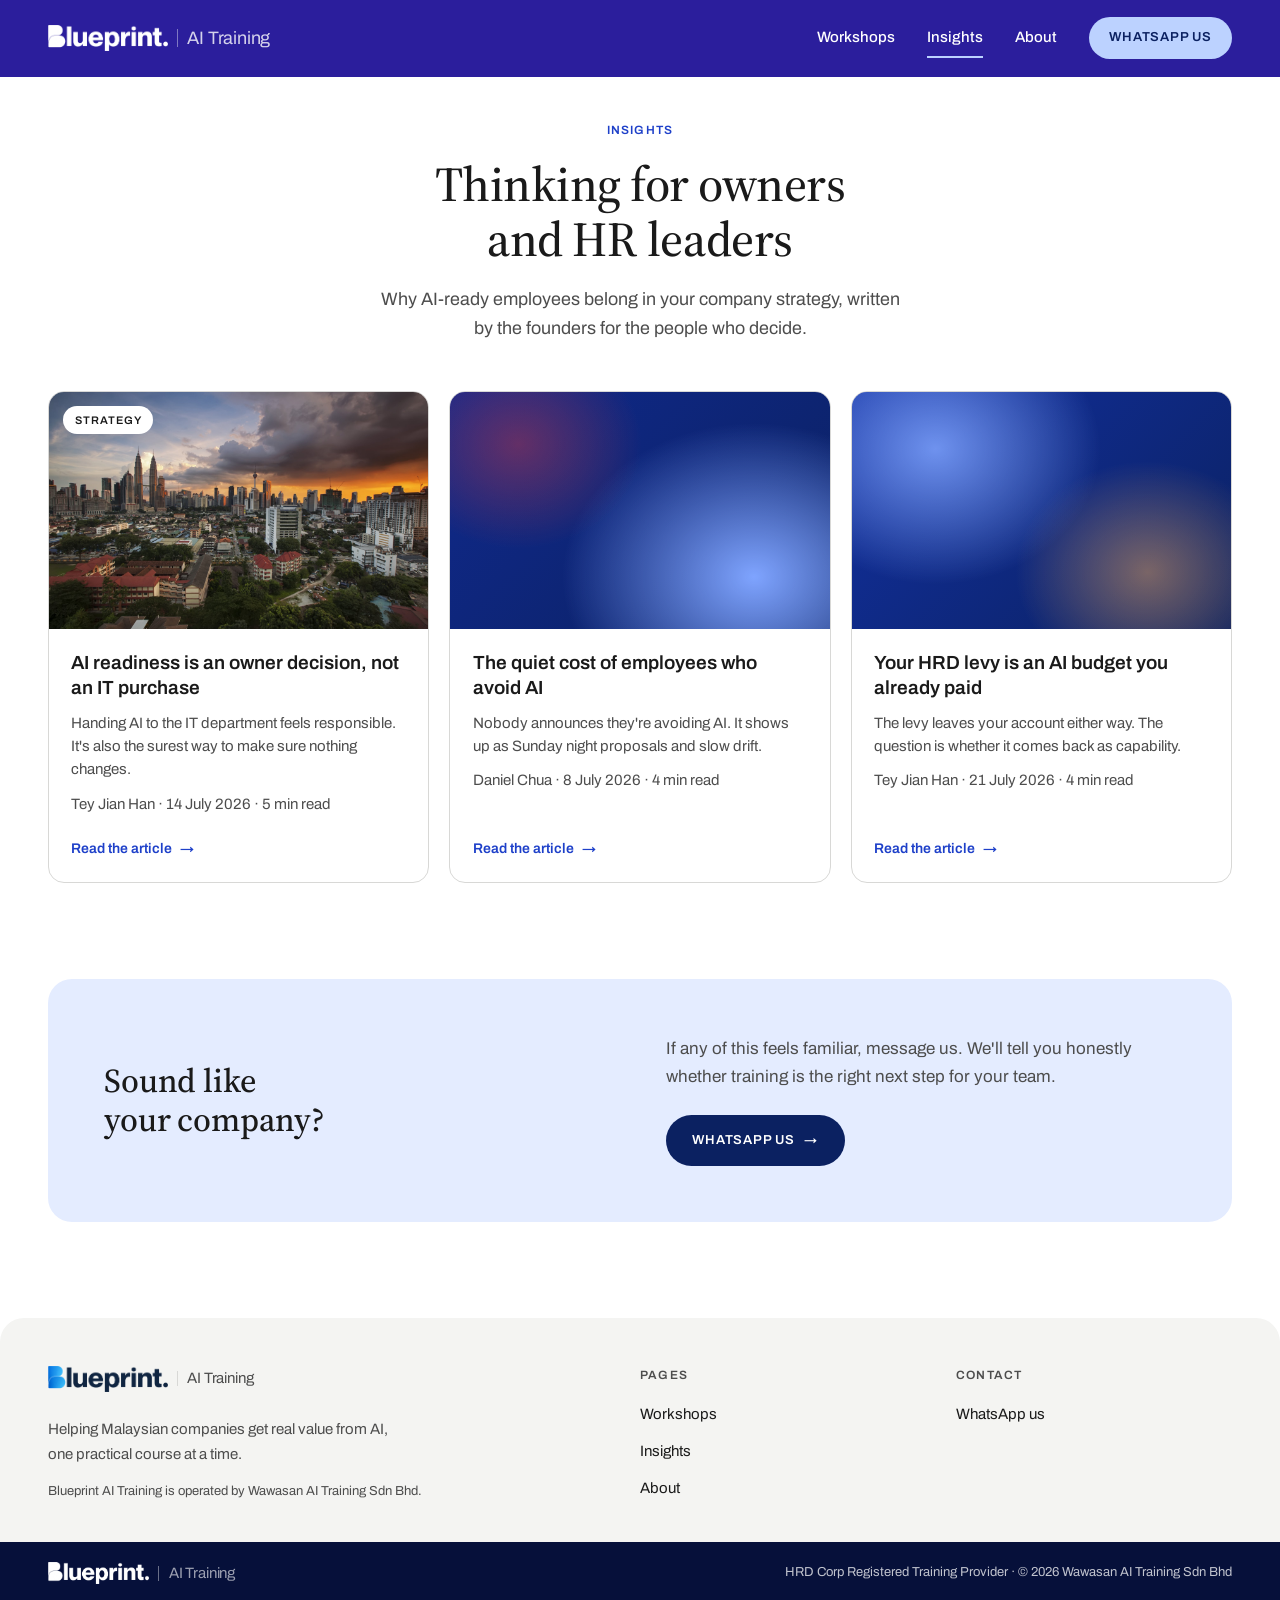
<file: insights.html>
<!doctype html>
<html lang="en">
<head>
  <meta charset="utf-8">
  <meta name="viewport" content="width=device-width, initial-scale=1">
  <title>Insights | Blueprint AI Training</title>
  <meta name="description" content="Articles for Malaysian business owners and HR leaders on AI readiness, workforce capability and making the HRD levy work harder.">
  <meta property="og:type" content="website">
  <meta property="og:title" content="Insights | Blueprint AI Training">
  <meta property="og:description" content="Articles for Malaysian business owners and HR leaders on AI readiness, written by the founders.">
  <!-- REPLACE: set your live domain in og:image so WhatsApp link previews show the image -->
  <meta property="og:image" content="https://REPLACE-WITH-DOMAIN/assets/img/kl-dusk.jpg">
  <link rel="icon" type="image/svg+xml" href="assets/favicon.svg">
  <link rel="preconnect" href="https://fonts.googleapis.com">
  <link rel="preconnect" href="https://fonts.gstatic.com" crossorigin>
  <link href="https://fonts.googleapis.com/css2?family=Archivo:wght@400;500;600;700&family=Source+Serif+4:ital,opsz,wght@0,8..60,400;0,8..60,500;1,8..60,400&display=swap" rel="stylesheet">
  <link rel="stylesheet" href="css/styles.css?v=20260819b">
</head>
<body>

<header class="site-header">
  <div class="container">
    <a class="brand" href="index.html" aria-label="Blueprint AI Training home">
      <img class="brand-logo" src="assets/img/blueprint-logo.png" alt="Blueprint" width="590" height="128">
      <span>AI Training</span>
    </a>
    <button class="nav-toggle" aria-label="Menu" aria-expanded="false" aria-controls="site-nav">
      <span></span><span></span><span></span>
    </button>
    <nav class="site-nav" id="site-nav" aria-label="Main">
      <a href="workshop.html">Workshops</a>
      <a href="insights.html" aria-current="page">Insights</a>
      <a href="about.html">About</a>
      <a class="btn btn--pill" href="https://wa.me/601153238181">WhatsApp us</a>
    </nav>
  </div>
</header>

<main>

  <section class="intro container">
    <span class="label label--blue">Insights</span>
    <h1 class="display">Thinking for owners and HR leaders</h1>
    <p class="lede">Why AI-ready employees belong in your company strategy, written by the founders for the people who decide.</p>
  </section>

  <section class="section container" style="padding-top: 1rem;">
    <div class="card-grid card-grid--3">
      <a class="card" href="insights/ai-readiness-is-an-owner-decision.html">
        <div class="card-cover">
          <img src="assets/img/kl-dusk.jpg" alt="">
          <span class="tag">Strategy</span>
        </div>
        <div class="card-body">
          <h3 class="title">AI readiness is an owner decision, not an IT purchase</h3>
          <p>Handing AI to the IT department feels responsible. It's also the surest way to make sure nothing changes.</p>
          <p class="card-meta">Tey Jian Han &middot; 14 July 2026 &middot; 5 min read</p>
          <span class="arrow-link">Read the article <span class="arrow" aria-hidden="true">&rarr;</span></span>
        </div>
      </a>
      <a class="card" href="insights/the-quiet-cost-of-employees-avoiding-ai.html">
        <div class="card-cover cover-b"></div>
        <div class="card-body">
          <h3 class="title">The quiet cost of employees who avoid AI</h3>
          <p>Nobody announces they're avoiding AI. It shows up as Sunday night proposals and slow drift.</p>
          <p class="card-meta">Daniel Chua &middot; 8 July 2026 &middot; 4 min read</p>
          <span class="arrow-link">Read the article <span class="arrow" aria-hidden="true">&rarr;</span></span>
        </div>
      </a>
      <a class="card" href="insights/your-hrd-levy-is-an-ai-budget.html">
        <div class="card-cover cover-c"></div>
        <div class="card-body">
          <h3 class="title">Your HRD levy is an AI budget you already paid</h3>
          <p>The levy leaves your account either way. The question is whether it comes back as capability.</p>
          <p class="card-meta">Tey Jian Han &middot; 21 July 2026 &middot; 4 min read</p>
          <span class="arrow-link">Read the article <span class="arrow" aria-hidden="true">&rarr;</span></span>
        </div>
      </a>
    </div>
  </section>

  <!-- Assist -->
  <section class="section container" id="contact">
    <div class="panel panel--light panel-split">
      <h2 class="headline">Sound like your company?</h2>
      <div>
        <p style="color: var(--slate);">If any of this feels familiar, message us. We'll tell you honestly whether training is the right next step for your team.</p>
        <a class="btn btn--pill" href="https://wa.me/601153238181" style="background: var(--blue-deep); color: var(--white);">WhatsApp us <span class="arrow" aria-hidden="true">&rarr;</span></a>
      </div>
    </div>
  </section>

</main>

<footer class="site-footer">
  <div class="footer-main">
    <div class="container">
      <div class="footer-grid">
        <div>
          <a class="brand" href="index.html">
            <img class="brand-logo" src="assets/img/blueprint-logo.png" alt="Blueprint" width="590" height="128">
            <span>AI Training</span>
          </a>
          <p class="footer-mission">Helping Malaysian companies get real value from AI, one practical course at a time.</p>
          <!-- VERIFY: add company registration no. when confirmed -->
          <p class="footer-legal">Blueprint AI Training is operated by Wawasan AI Training Sdn Bhd.</p>
        </div>
        <div>
          <h4>Pages</h4>
          <ul>
            <li><a href="workshop.html">Workshops</a></li>
            <li><a href="insights.html">Insights</a></li>
            <li><a href="about.html">About</a></li>
          </ul>
        </div>
        <div>
          <h4>Contact</h4>
          <ul>
            <li><a href="https://wa.me/601153238181">WhatsApp us</a></li>
            <!-- REPLACE: add email / phone / address when finalised -->
          </ul>
        </div>
      </div>
    </div>
  </div>
  <div class="footer-bar">
    <div class="container">
      <a class="brand" href="index.html">
        <img class="brand-logo" src="assets/img/blueprint-logo.png" alt="Blueprint" width="590" height="128">
        <span>AI Training</span>
      </a>
      <!-- VERIFY: exact HRD Corp registration wording -->
      <p>HRD Corp Registered Training Provider &middot; &copy; 2026 Wawasan AI Training Sdn Bhd</p>
    </div>
  </div>
</footer>

<script src="js/main.js"></script>
</body>
</html>
</file>
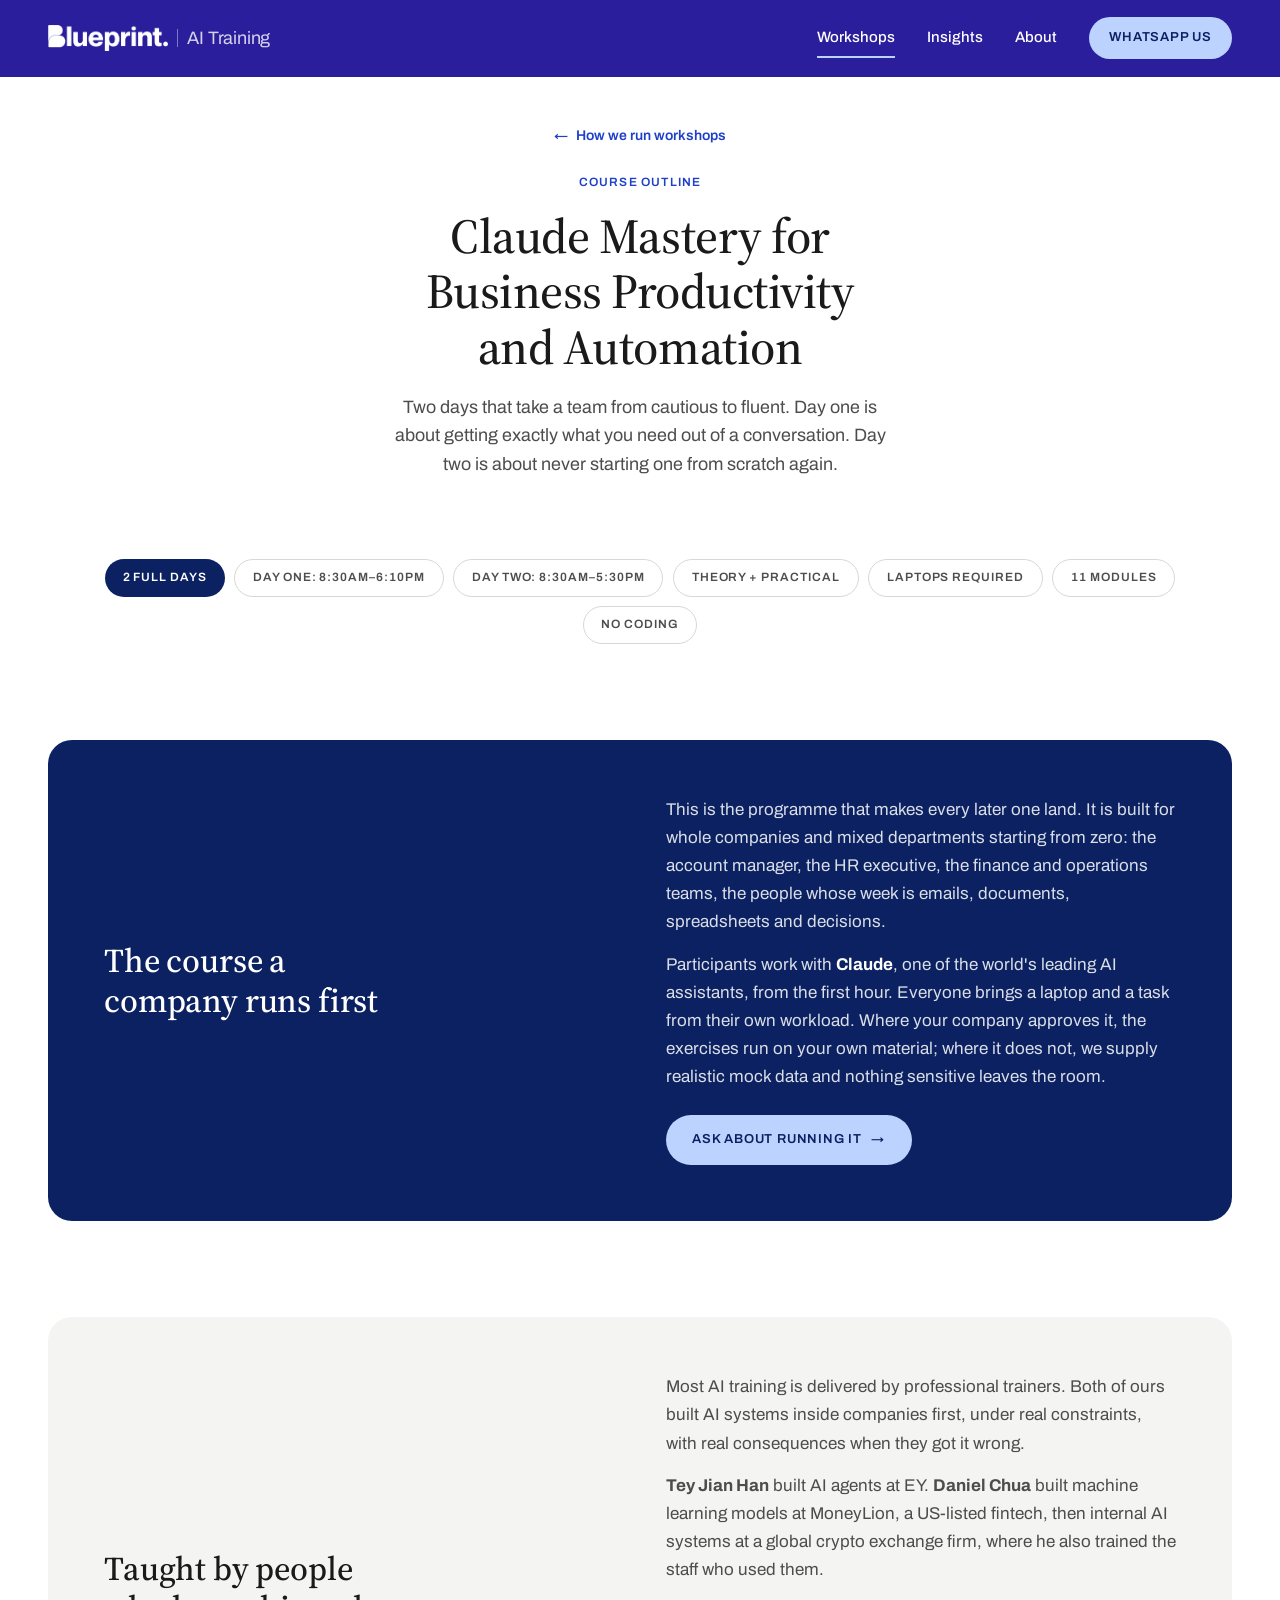
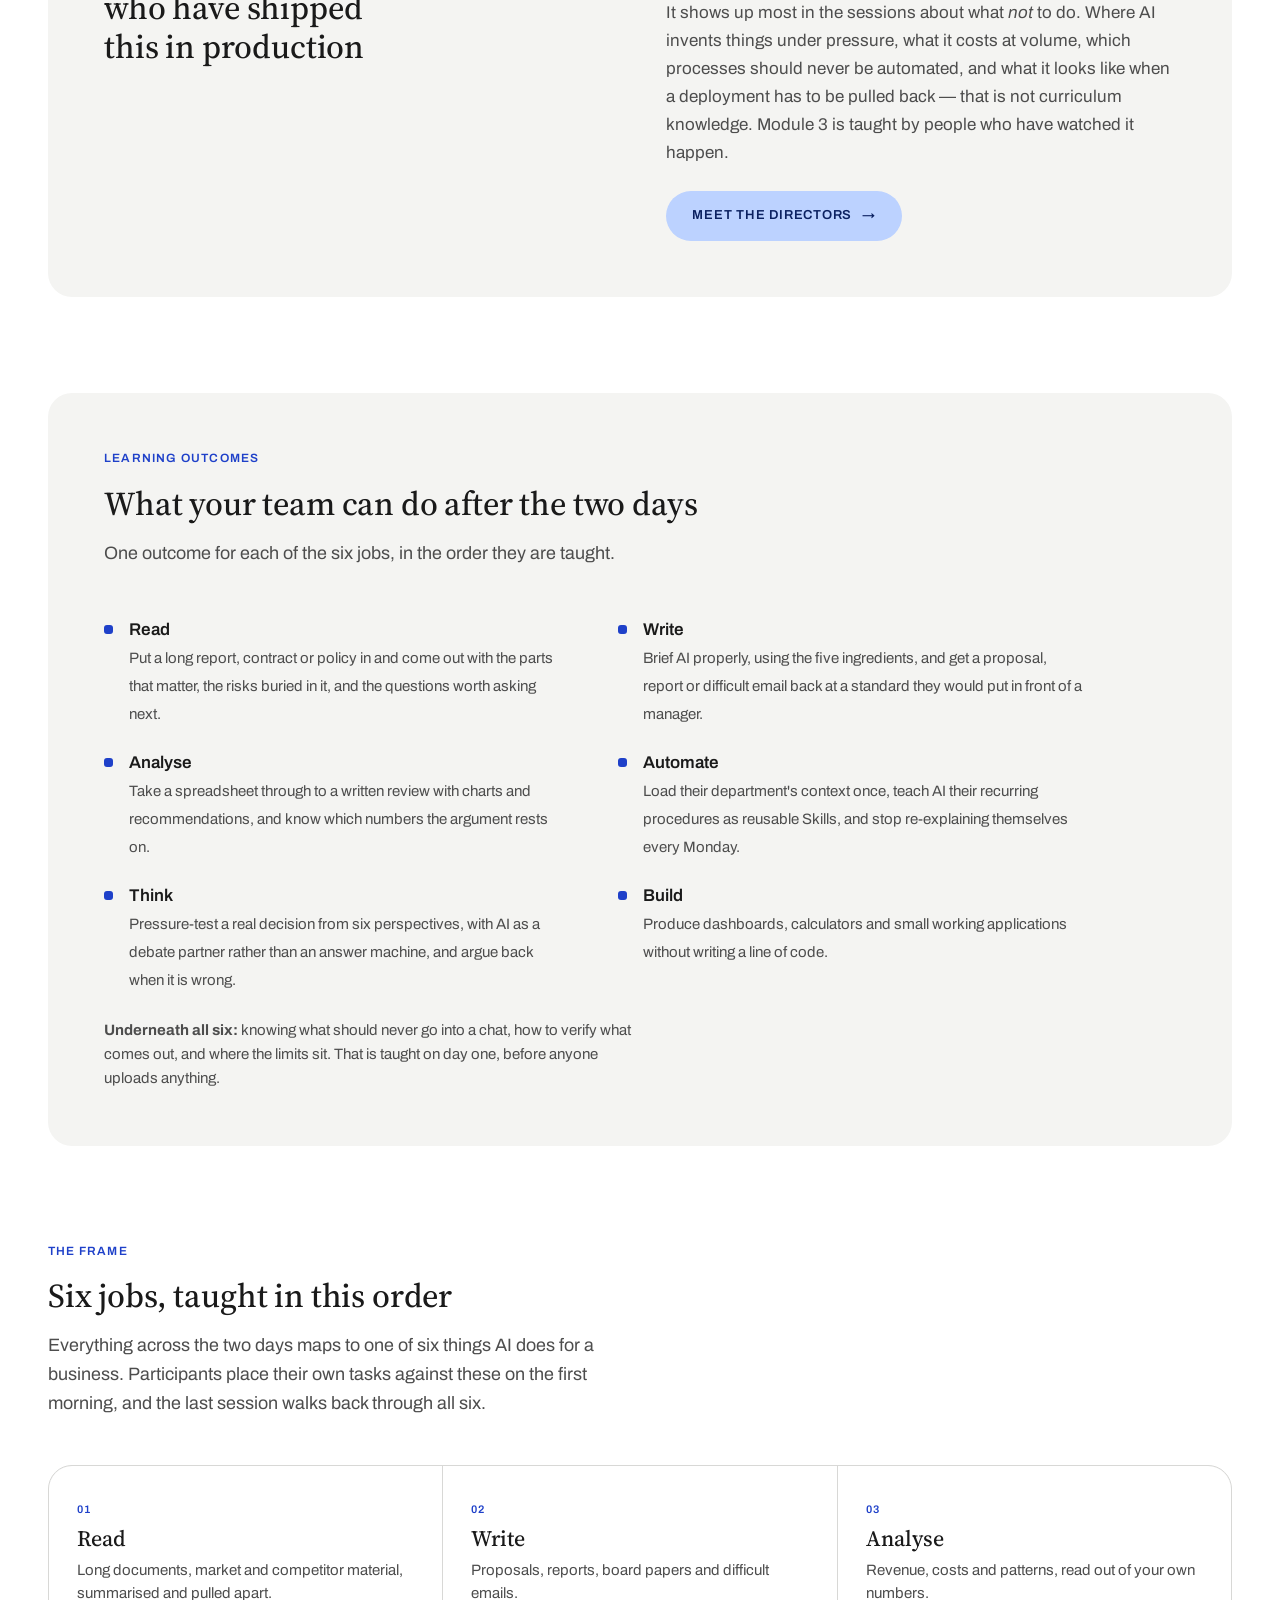
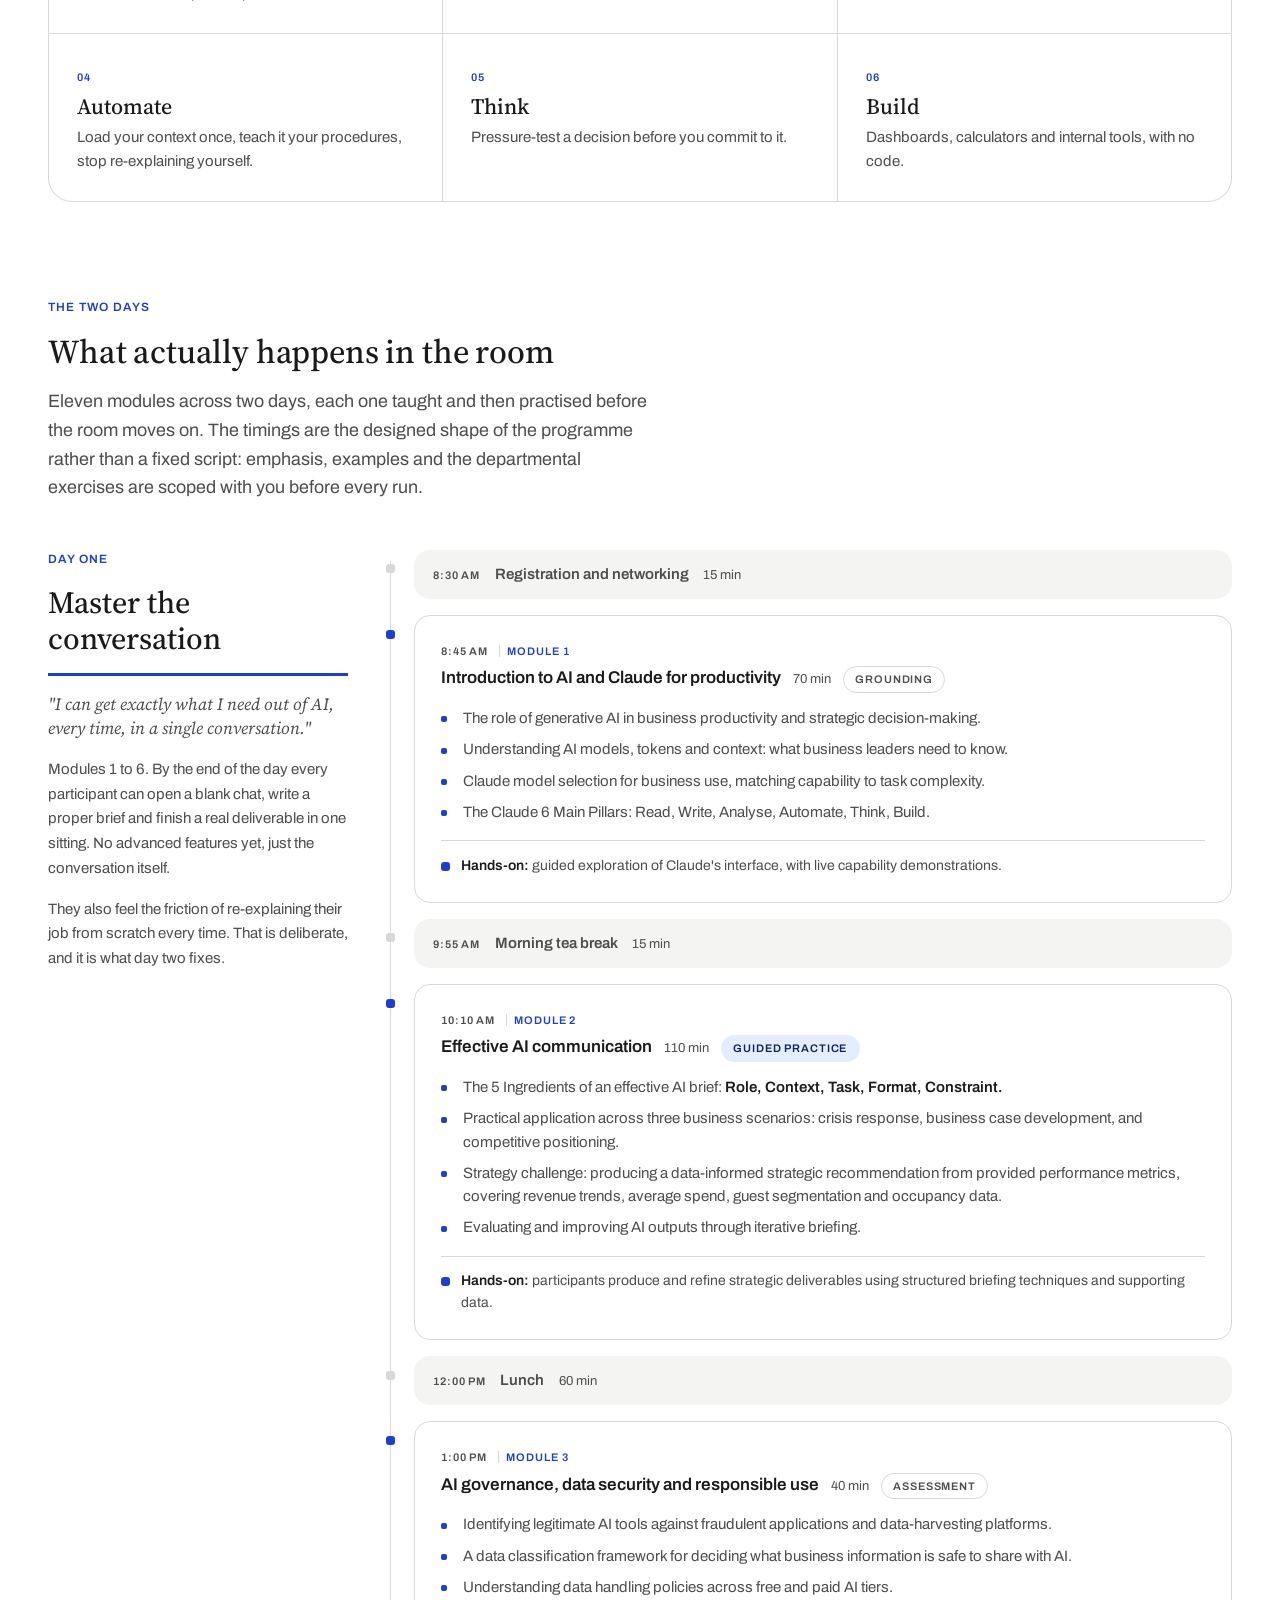
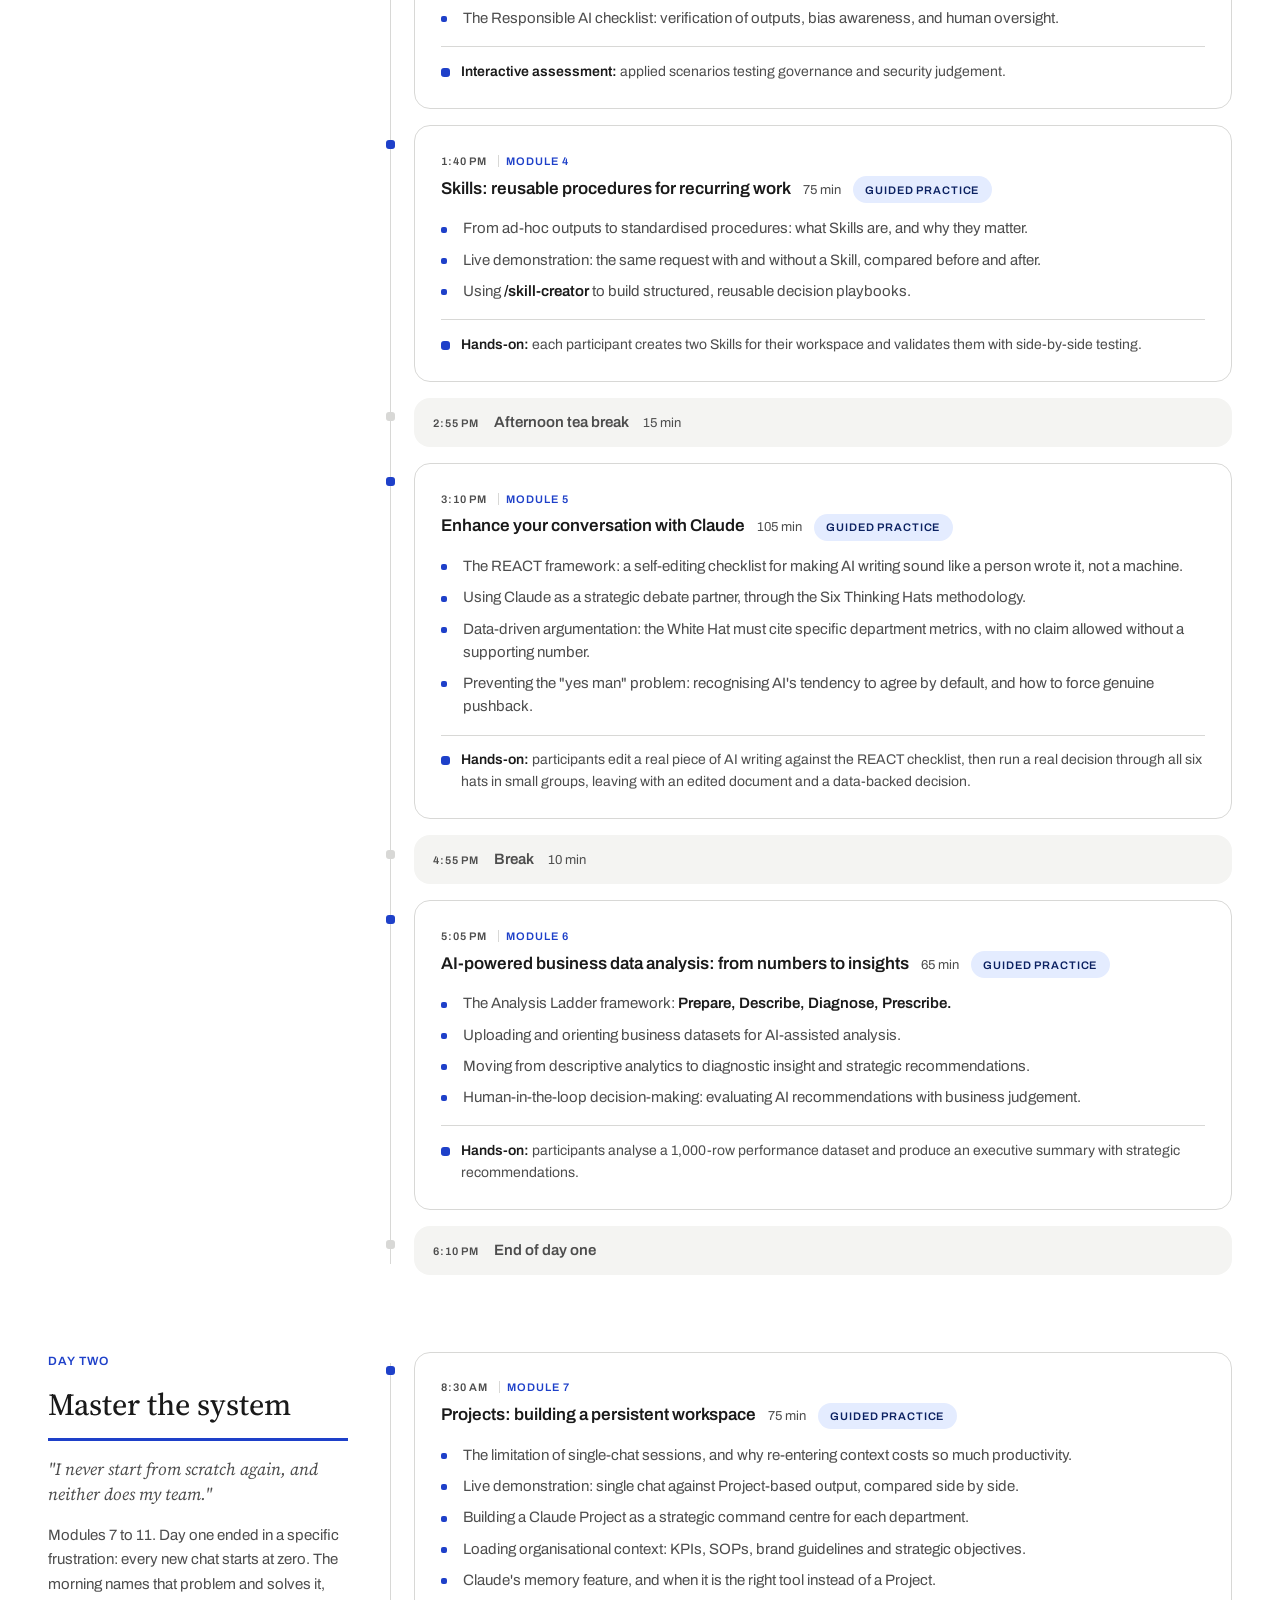
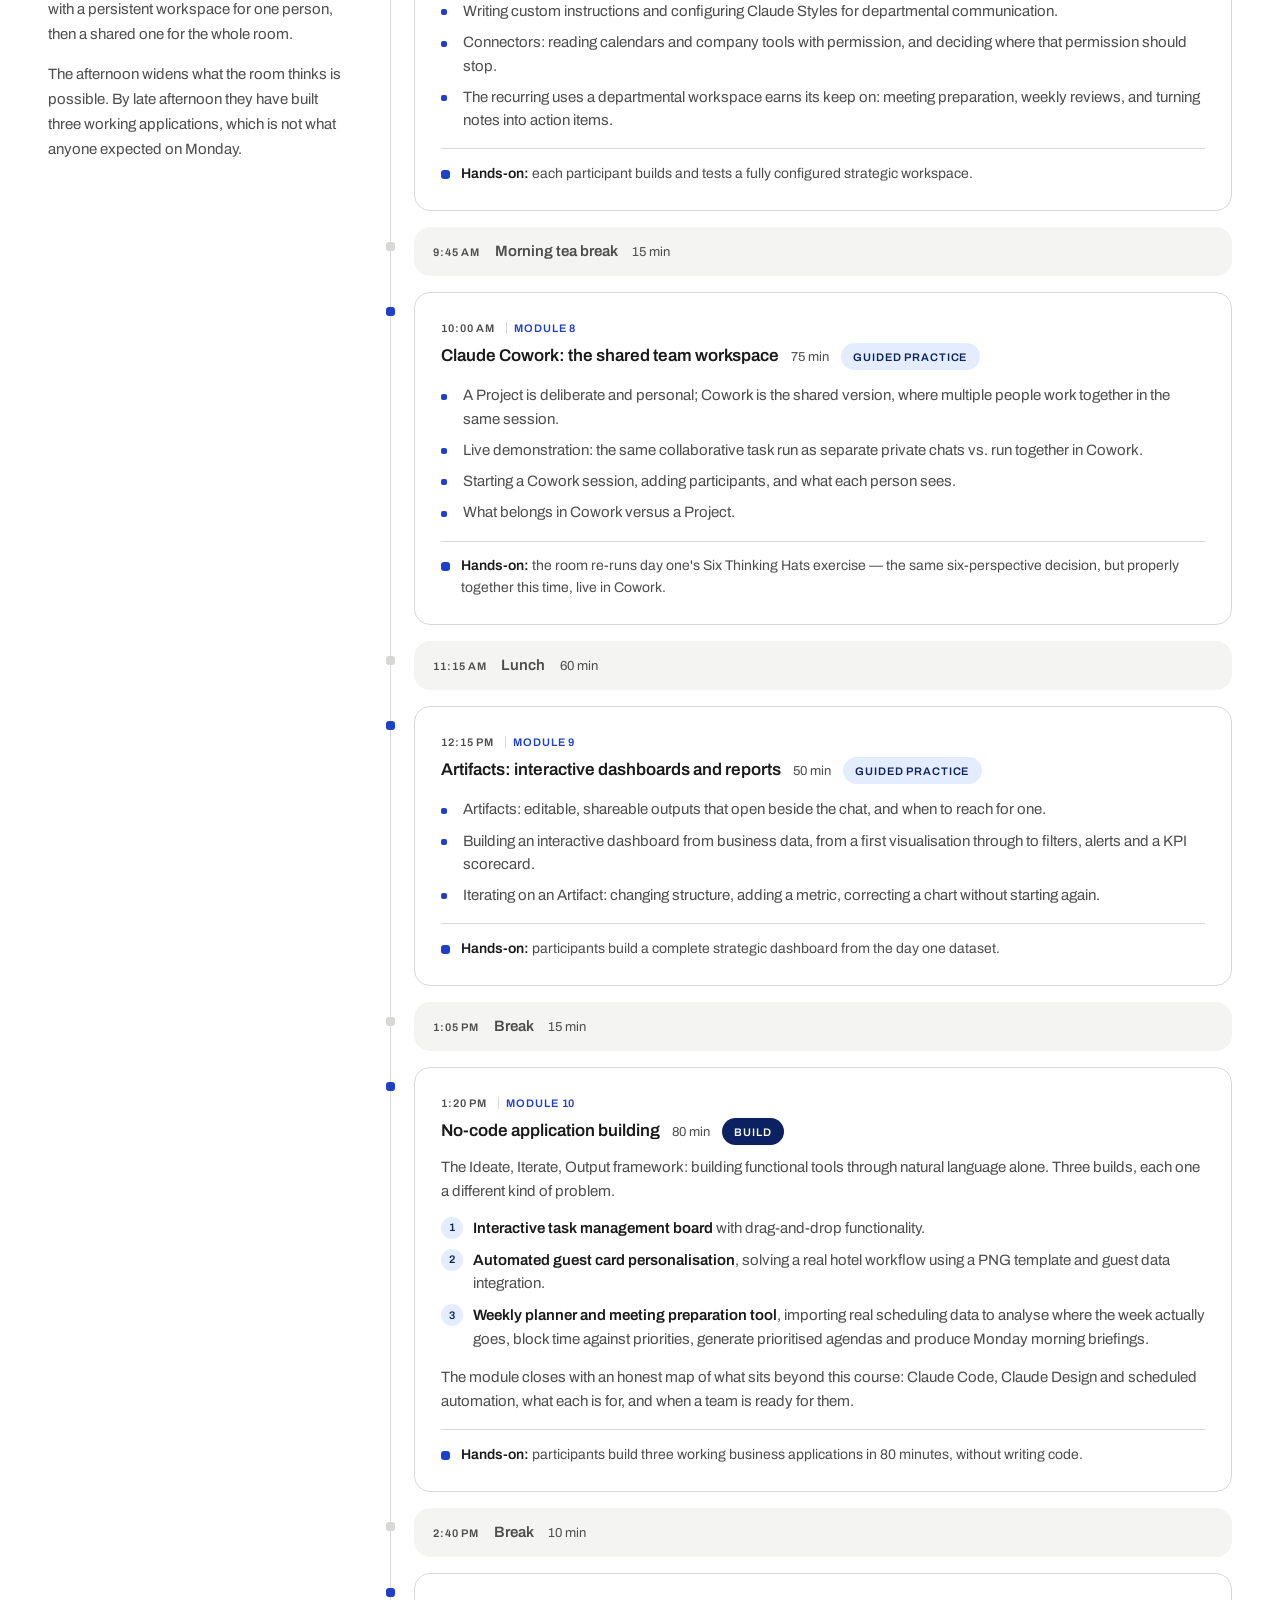
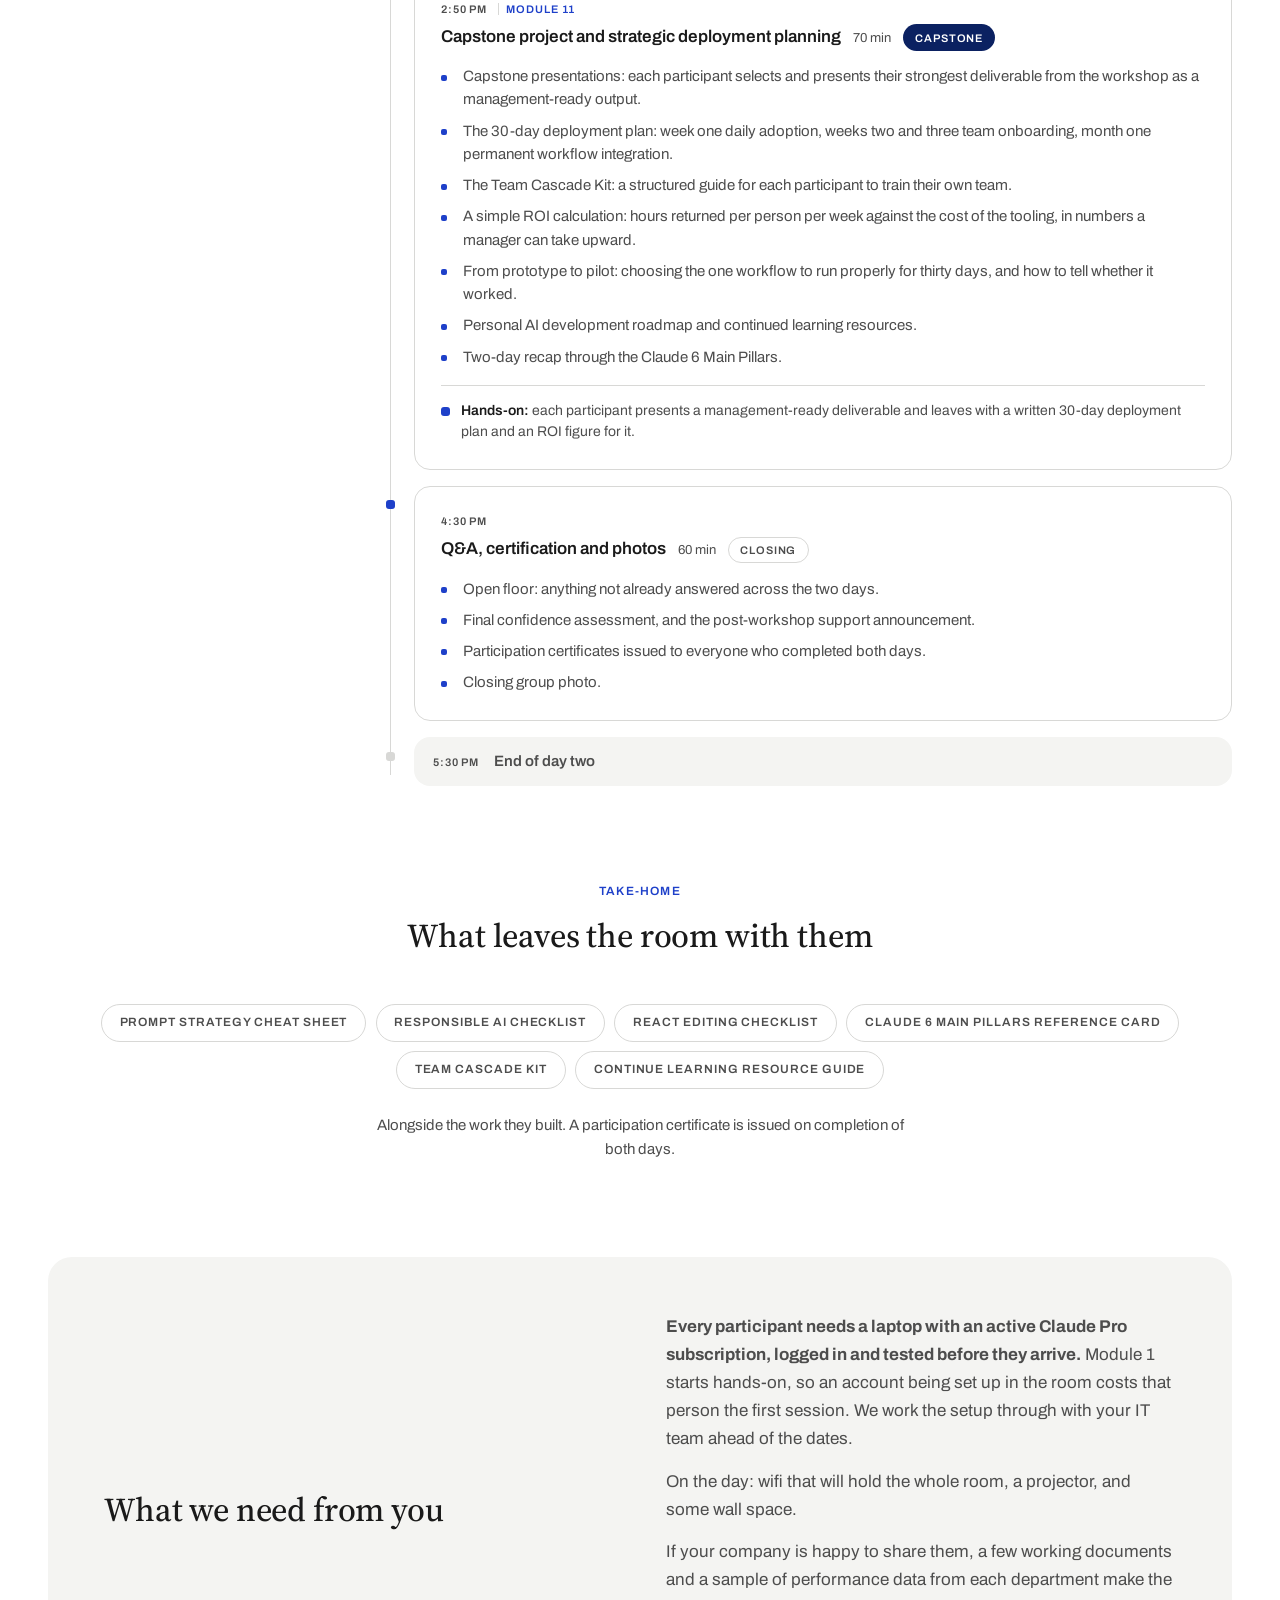
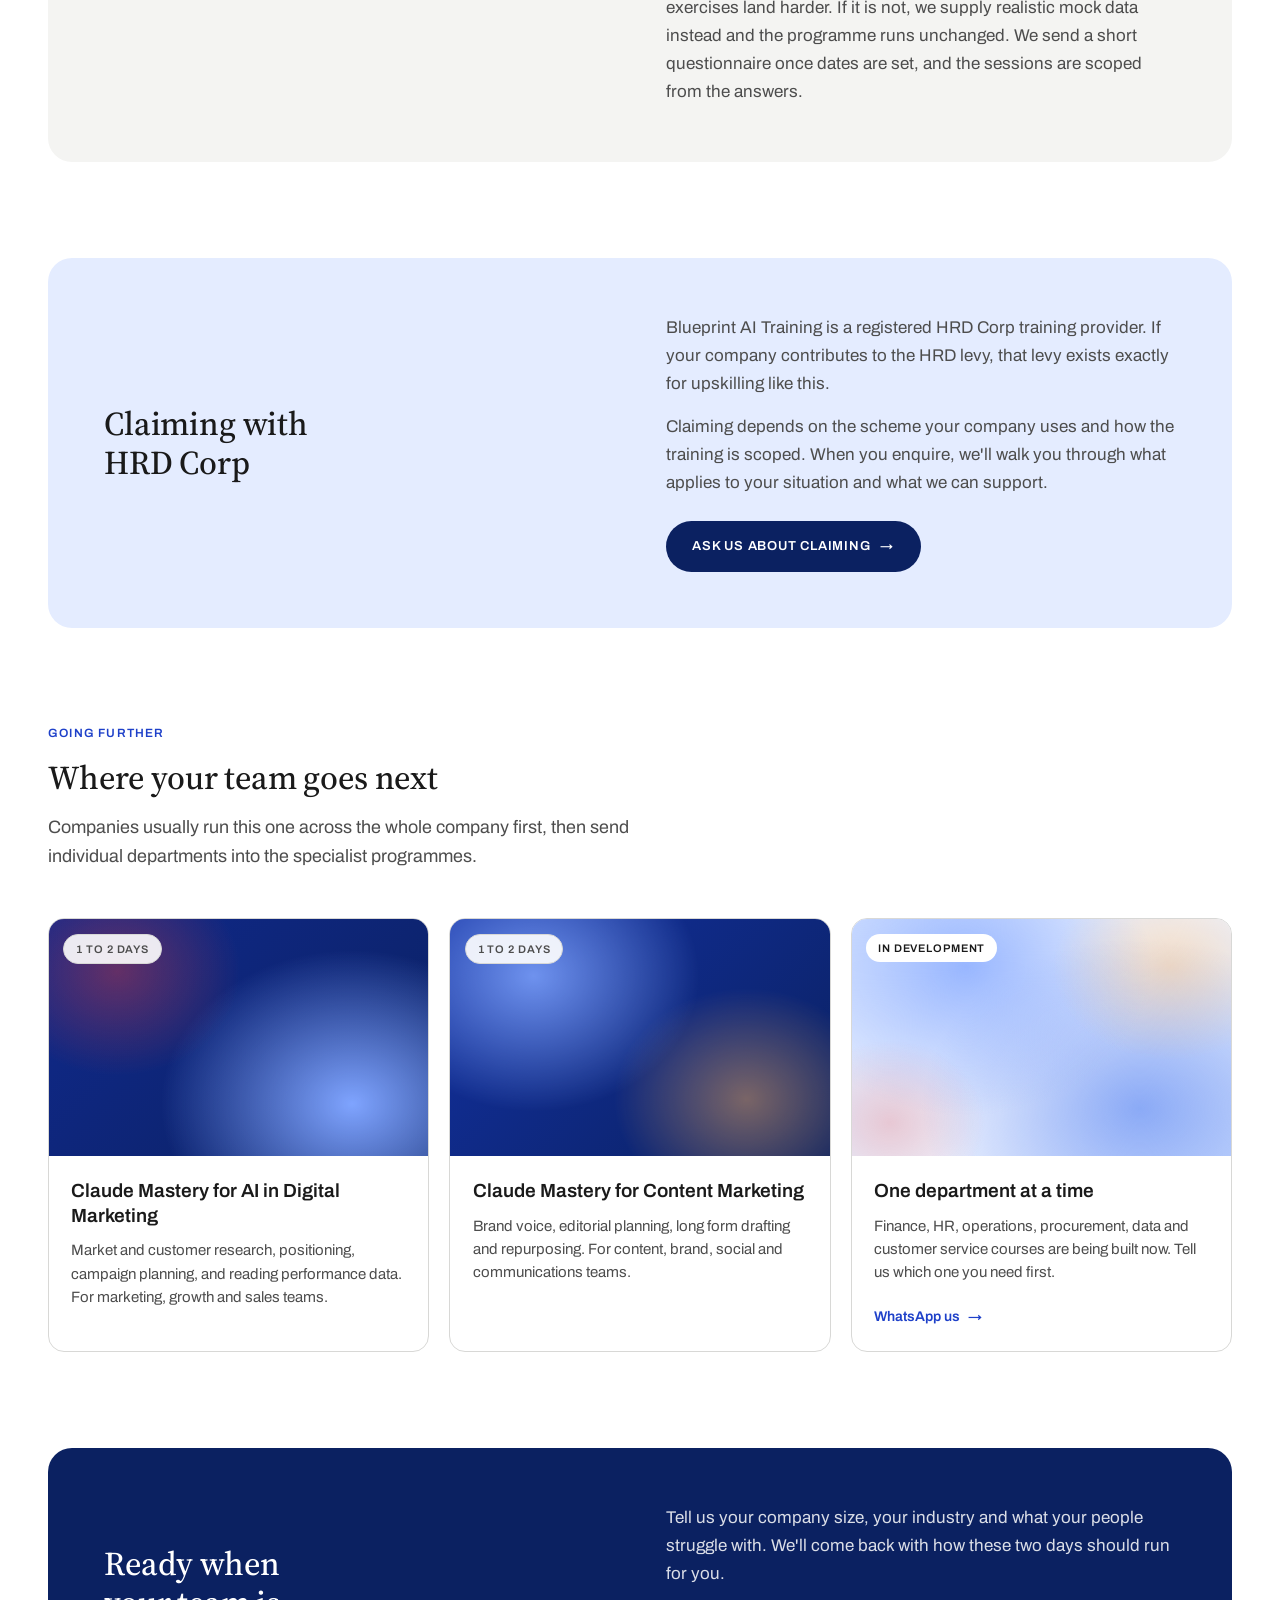
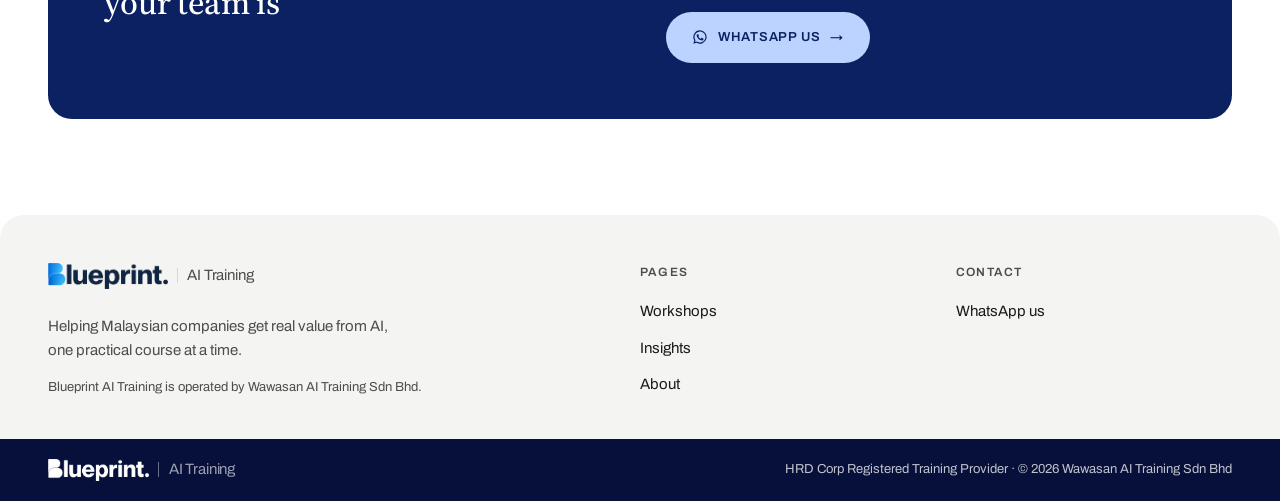
<file: module.html>
<!doctype html>
<html lang="en">
<!--
Redirect stub. The 2 day module outline now lives at course-productivity.html,
which carries the full 11 module agenda rather than the four bullets per day this
page had. This file stays because the URL was shared while the module was
unlisted, and those links should land on the current outline rather than 404.
GitHub Pages serves static files only, so there is no server redirect available:
the canonical link tells search engines where the page went, and the meta refresh
moves real visitors. Same pattern as workshops.html.
Safe to delete once nobody is following the old link.
-->
<head>
  <meta charset="utf-8">
  <meta name="viewport" content="width=device-width, initial-scale=1">
  <title>The 2 Day AI-Ready Workshop | Blueprint AI Training</title>
  <link rel="canonical" href="https://wawasan-ai.com/course-productivity.html">
  <meta name="robots" content="noindex, follow">
  <meta http-equiv="refresh" content="0; url=course-productivity.html">
  <link rel="stylesheet" href="css/styles.css?v=20260819b">
</head>
<body>
  <section class="intro container">
    <h1 class="headline">This outline has moved</h1>
    <p class="lede">The full two-day outline is now at <a href="course-productivity.html">course-productivity.html</a>. You'll be taken there automatically.</p>
  </section>
  <script>window.location.replace("course-productivity.html");</script>
</body>
</html>
</file>
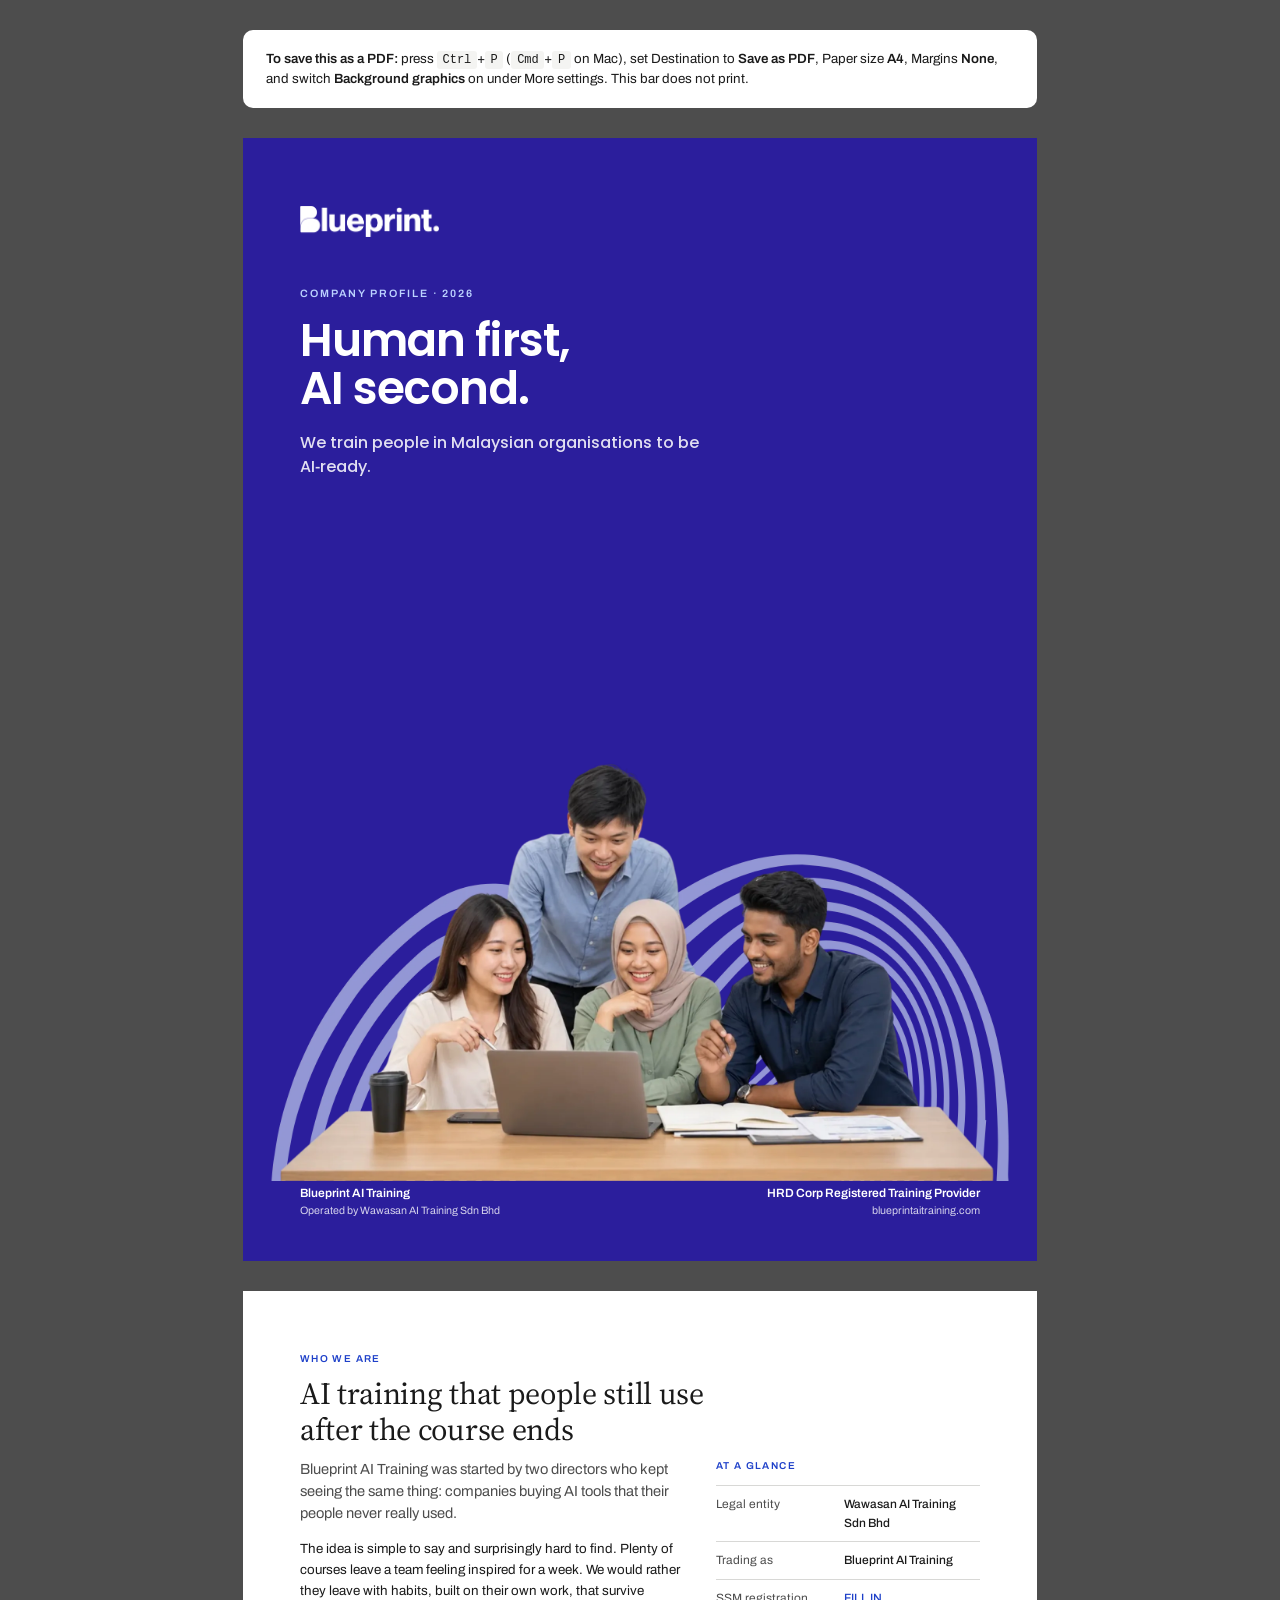
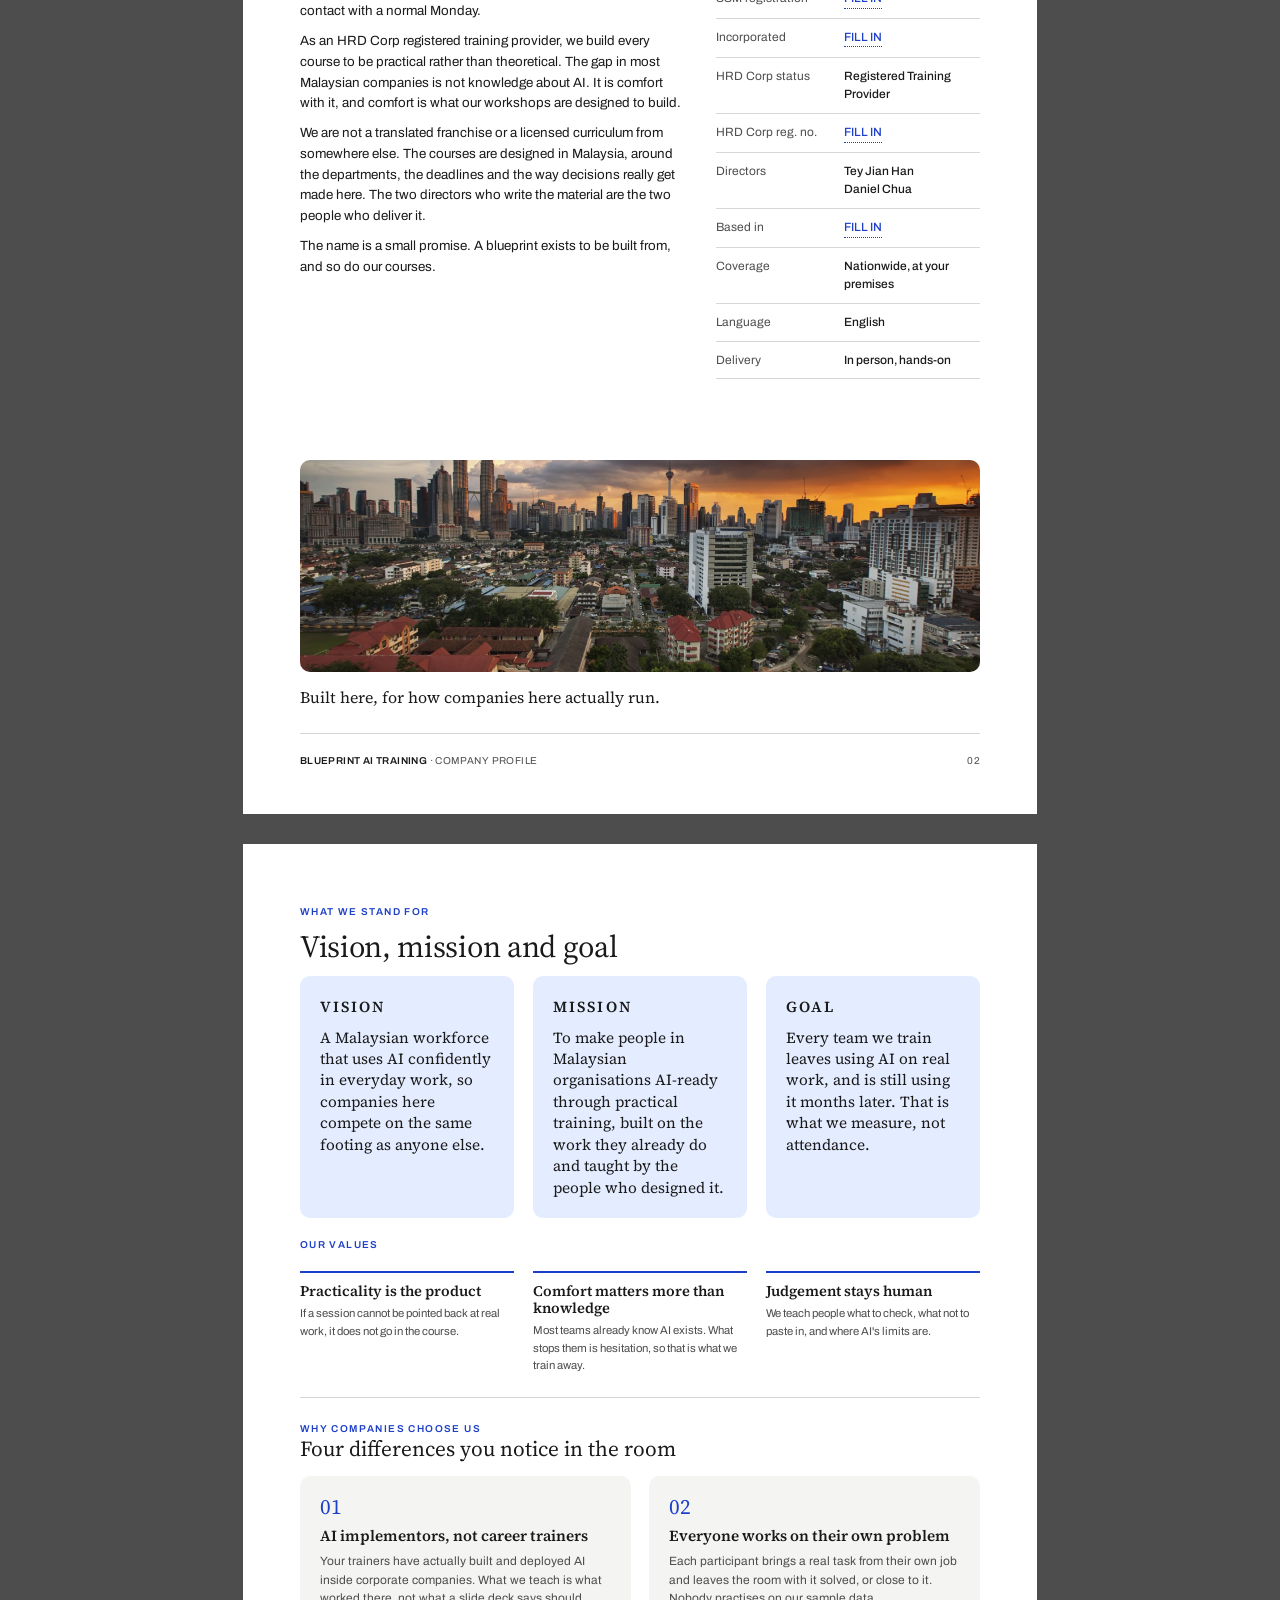
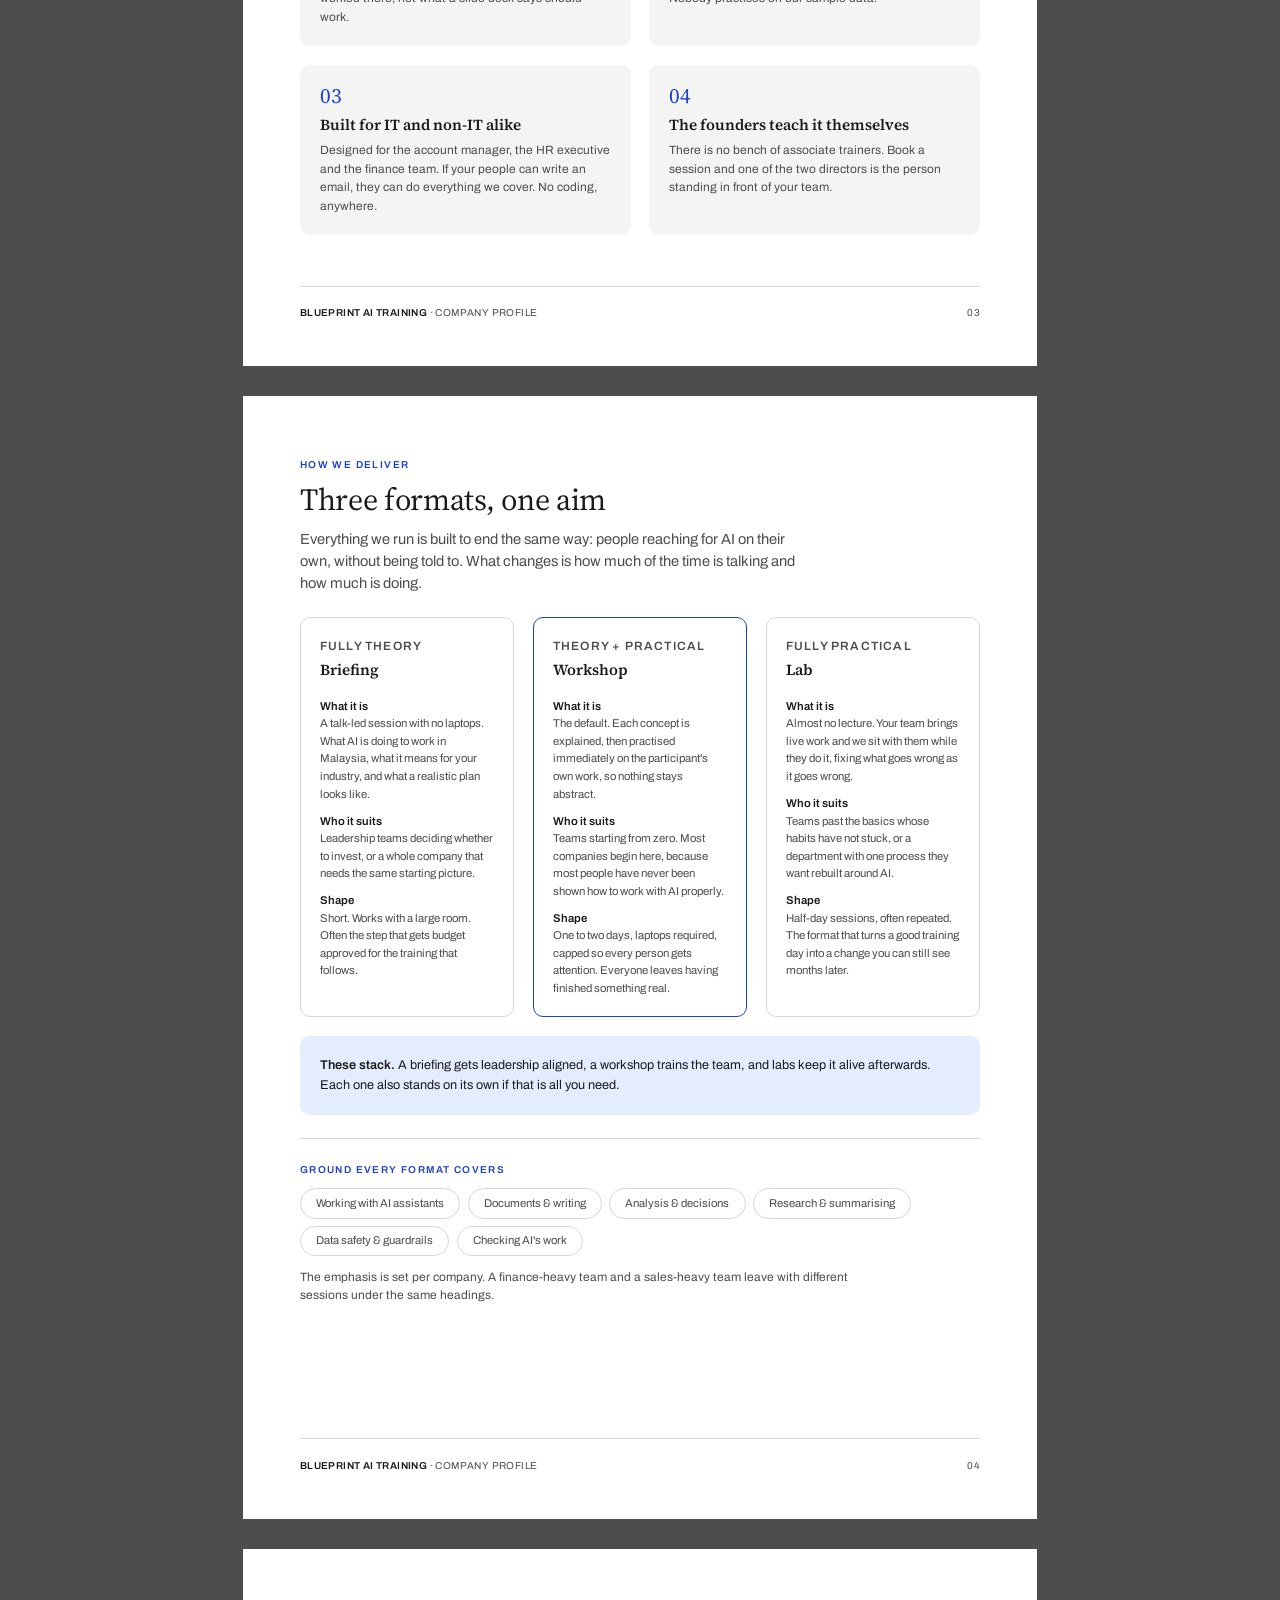
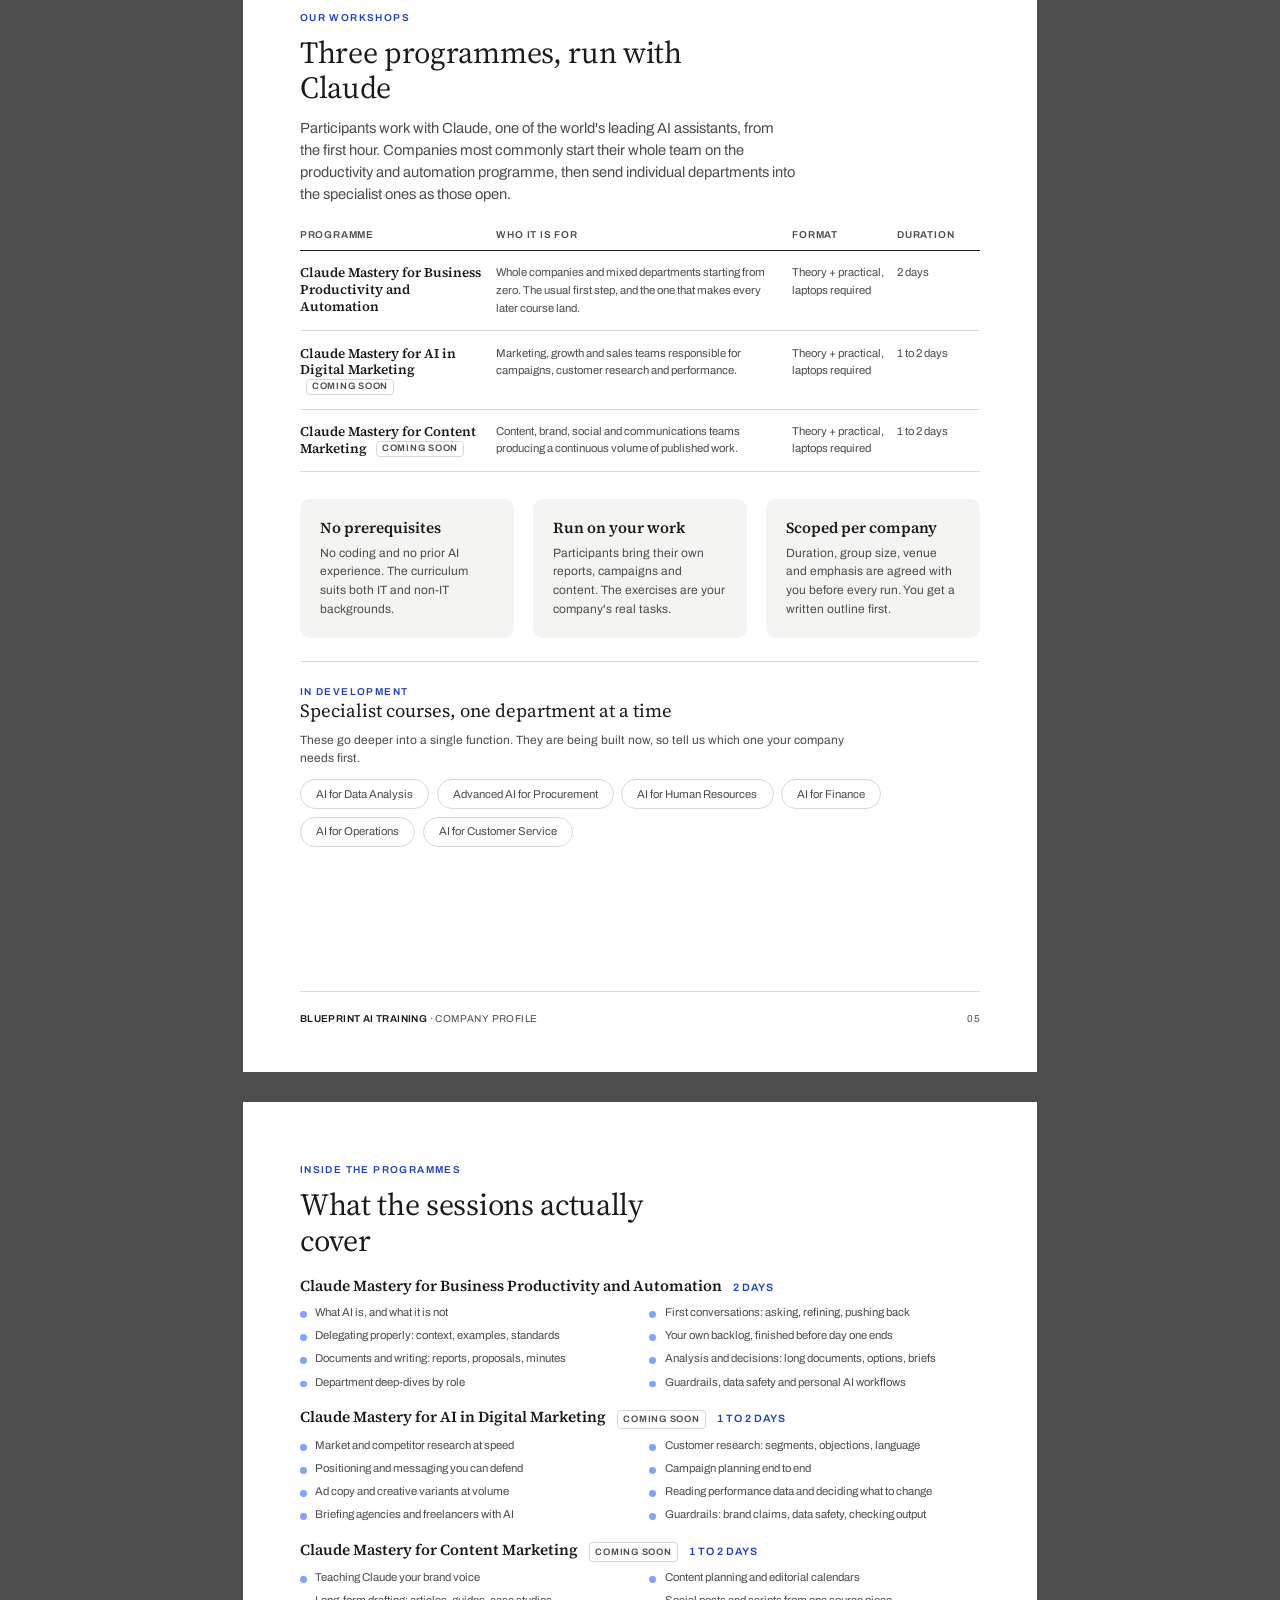
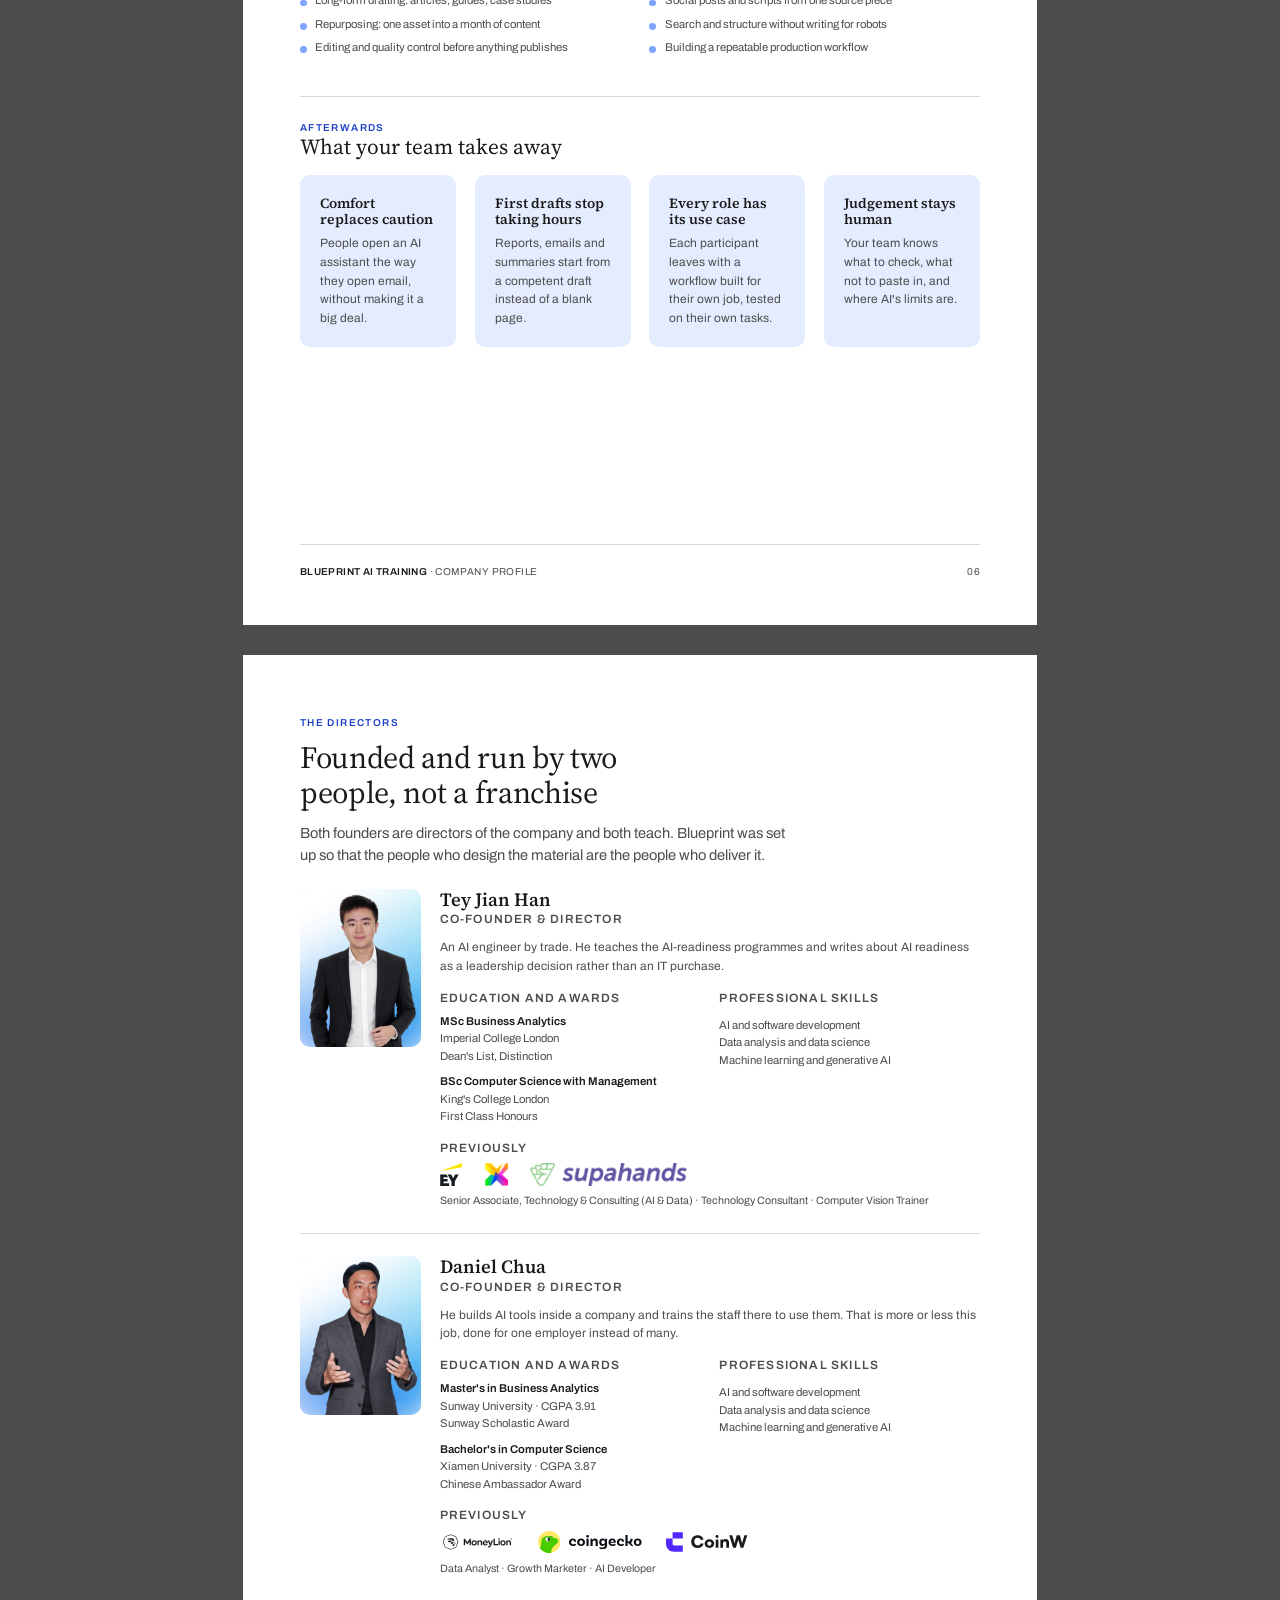
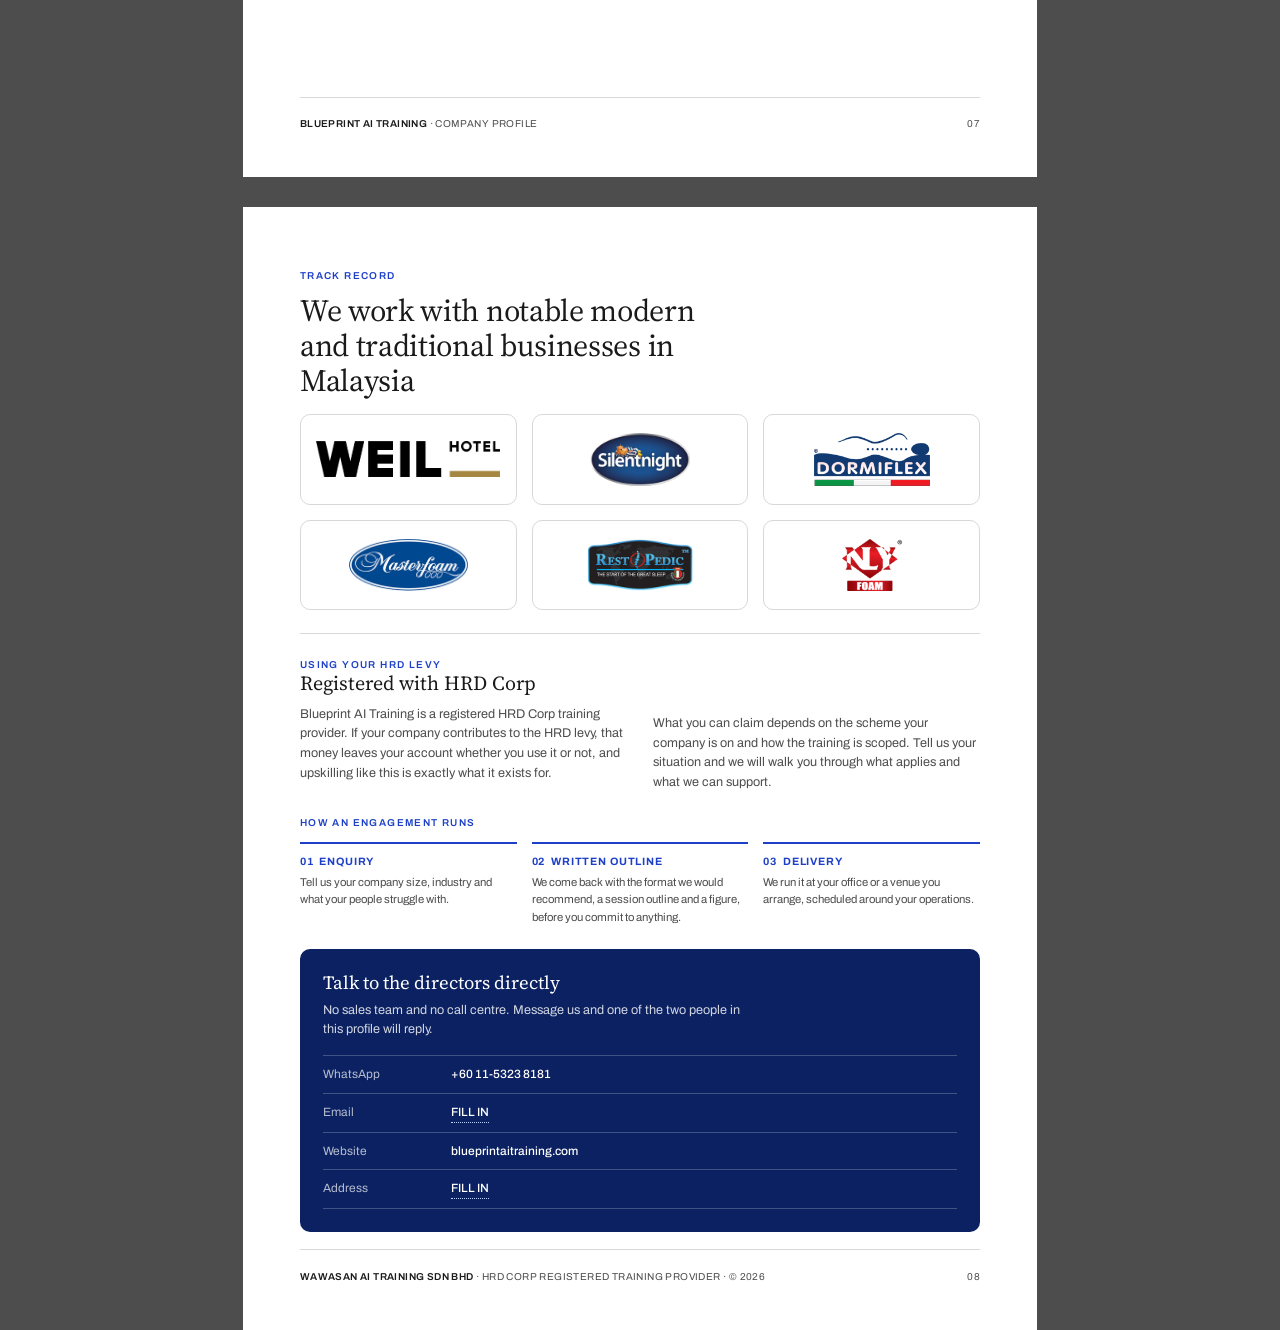
<file: profile.html>
<!doctype html>
<html lang="en">
<head>
<meta charset="utf-8">
<meta name="viewport" content="width=device-width, initial-scale=1">
<title>Company Profile | Blueprint AI Training</title>
<meta name="robots" content="noindex, nofollow">
<link rel="icon" type="image/svg+xml" href="assets/favicon.svg">
<link rel="preconnect" href="https://fonts.googleapis.com">
<link rel="preconnect" href="https://fonts.gstatic.com" crossorigin>
<link href="https://fonts.googleapis.com/css2?family=Archivo:wght@400;500;600;700&family=Poppins:wght@500;600&family=Source+Serif+4:opsz,wght@8..60,400;8..60,500;8..60,600&display=swap" rel="stylesheet">

<!--
  COMPANY PROFILE (print-first, A4 portrait, 8 pages)

  HOW TO MAKE THE PDF
    Open this file in Chrome or Edge, press Ctrl+P (Cmd+P on Mac), then:
      Destination          Save as PDF
      Paper size           A4
      Margins              None
      Background graphics  ON  (under "More settings" - without this the
                                blue pages print white)
    Save as blueprint-ai-training-company-profile.pdf

  WHERE TO EDIT
    Every field the founders still need to supply is marked FILL IN and
    carries the class "todo", which prints as a dotted blue underline so
    nothing ships blank by accident. Search this file for FILL IN.

  PENDING CONFIRMATION
    The module outlines for the two marketing programmes on page 6 were
    drafted from the course descriptions already on workshop.html. Confirm
    or rewrite them before this goes to a client.

  COURSE NAMES
    Founder ruling 19 Aug 2026 supersedes the earlier "no Claude in course
    names" rule for these three programmes. Names appear here as given.
-->

<style>
/* ---------- Tokens, inherited from the site ---------- */
:root{
  --band:#2b1e9c; --blue-deep:#0b2161;
  --blue:#1e40c9; --blue-soft:#7fa4ff;
  --pill:#bcd2ff; --panel-light:#e4ecff;
  --white:#fff; --paper:#f4f4f2; --silver:#d8d8d6;
  --slate:#4d4d4d; --ink:#1a1a1a;
  --font:"Archivo","Helvetica Neue",Arial,sans-serif;
  --font-serif:"Source Serif 4",Georgia,serif;
  --font-hero:"Poppins","Archivo",Arial,sans-serif;
  --r-card:10px;
}

*,*::before,*::after{box-sizing:border-box}
*{margin:0}

html{ -webkit-print-color-adjust:exact; print-color-adjust:exact; }
body{
  font-family:var(--font); color:var(--ink);
  font-size:10pt; line-height:1.55;
  background:var(--slate);
  -webkit-font-smoothing:antialiased;
}
img{max-width:100%; display:block}

/* ---------- Page frame ---------- */
.page{
  position:relative; overflow:hidden;
  width:210mm; height:297mm;
  padding:16mm 15mm 12mm;
  background:var(--white);
  margin:0 auto 8mm;
  display:flex; flex-direction:column;
}
.page--dark{ background:var(--band); color:#fff; }
.page:last-child{margin-bottom:0}

/* Running foot, every page but the cover */
.foot{
  margin-top:auto; padding-top:5mm;
  border-top:1px solid var(--silver);
  display:flex; justify-content:space-between; align-items:baseline;
  font-size:7.5pt; letter-spacing:.04em; color:var(--slate);
  text-transform:uppercase;
}
.foot b{font-weight:600; color:var(--ink)}

/* ---------- Type ---------- */
.eyebrow{
  font-size:7.5pt; font-weight:600; letter-spacing:.14em;
  text-transform:uppercase; color:var(--blue);
}
h1,h2,h3,h4{font-weight:400; line-height:1.15}
.h-page{
  font-family:var(--font-serif); font-size:23pt; font-weight:400;
  letter-spacing:-.01em; margin:2.5mm 0 3mm; max-width:27ch;
}
.h-sec{ font-family:var(--font-serif); font-size:14pt; margin-bottom:2.5mm; }
.lede{font-size:11pt; line-height:1.5; color:var(--slate); max-width:62ch}
p+p{margin-top:2.5mm}
.body p{max-width:66ch}
strong{font-weight:600}

/* ---------- Cover ---------- */
.cover{ padding:0; justify-content:flex-start; }
.cover-top{ padding:18mm 15mm 0; position:relative; z-index:2 }
.cover-logo{ height:8mm; width:auto; filter:brightness(0) invert(1) }
.cover-kicker{
  margin-top:13mm; font-size:8pt; font-weight:600; letter-spacing:.18em;
  text-transform:uppercase; color:var(--pill);
}
.cover-title{
  font-family:var(--font-hero); font-weight:600;
  font-size:34pt; line-height:1.05; letter-spacing:-.02em;
  margin-top:4mm; color:#fff;
}
.cover-lede{
  font-family:var(--font-hero); font-weight:500;
  margin-top:5mm; font-size:12pt; line-height:1.45;
  color:rgba(255,255,255,.86); max-width:46ch;
}
.cover-photo{
  position:absolute; left:0; right:0; bottom:21mm;
  z-index:1; padding:0 6mm;
}
.cover-photo img{width:100%; height:auto}
.cover-foot{
  position:absolute; left:0; right:0; bottom:0; z-index:3;
  padding:0 15mm 11mm;
  display:flex; justify-content:space-between; align-items:flex-end;
  font-size:8pt; color:rgba(255,255,255,.8);
}
.cover-foot b{display:block; font-weight:600; color:#fff; font-size:9pt}

/* ---------- Panels, cards, grids ---------- */
.grid{display:grid; gap:5mm}
.g2{grid-template-columns:1fr 1fr}
.g3{grid-template-columns:repeat(3,1fr)}
.g4{grid-template-columns:repeat(4,1fr)}

.card{
  border:1px solid var(--silver); border-radius:var(--r-card);
  padding:5mm; background:var(--white);
}
.card--tint{background:var(--paper); border-color:transparent}
.card--blue{background:var(--panel-light); border-color:transparent}
.card h4{
  font-family:var(--font-serif); font-size:11.5pt; font-weight:600;
  margin-bottom:2mm;
}
.card p{font-size:9pt; color:var(--slate)}
.card-num{
  font-family:var(--font-serif); font-size:16pt; color:var(--blue);
  line-height:1; margin-bottom:2.5mm; display:block;
}

.rule{height:1px; background:var(--silver); margin:6mm 0}

/* Full-width image strip, used to close out page 02 */
.strip{margin-top:auto}
.strip img{width:100%; height:56mm; object-fit:cover; object-position:center 62%; border-radius:var(--r-card)}
.strip figcaption{
  font-family:var(--font-serif); font-size:12pt; color:var(--ink);
  margin-top:3.5mm; max-width:118mm;
}
.strip ~ .foot{margin-top:6mm}

/* Definition rows, used by At a glance and Contact */
.facts{border-top:1px solid var(--silver)}
.facts div{
  display:flex; gap:4mm; padding:2.4mm 0;
  border-bottom:1px solid var(--silver); font-size:9pt;
}
.facts dt{flex:0 0 30mm; color:var(--slate)}
.facts dd{font-weight:500}
.todo{ border-bottom:1px dotted var(--blue); color:var(--blue); font-weight:500; }

/* Chip row */
.chips{display:flex; flex-wrap:wrap; gap:2mm}
.chip{
  border:1px solid var(--silver); border-radius:999px;
  padding:1.4mm 4mm; font-size:8.5pt; color:var(--slate);
}

/* Numbered principles */
.principle{display:flex; gap:4mm; padding:3.5mm 0; border-bottom:1px solid var(--silver)}
.principle:last-child{border-bottom:0}
.principle b{
  flex:0 0 7mm; font-family:var(--font-serif); font-size:13pt;
  color:var(--blue); font-weight:400; line-height:1.3;
}
.principle h4{font-family:var(--font-serif); font-size:11.5pt; font-weight:600; margin-bottom:1mm}
.principle p{font-size:9pt; color:var(--slate); max-width:72ch}

/* Vision, mission and goal panel, and the values row beneath it */
.vmg p{font-family:var(--font-serif); font-size:11.5pt; line-height:1.4; color:var(--ink)}
.values{display:grid; grid-template-columns:repeat(3,1fr); gap:5mm; margin-top:5mm}
.values > div{border-top:2px solid var(--blue); padding-top:2.5mm}
.values h4{font-family:var(--font-serif); font-size:11pt; font-weight:600; margin-bottom:1.5mm}
.values p{font-size:8.5pt; color:var(--slate)}

/* Format cards */
.fmt{display:flex; flex-direction:column; height:100%}
.fmt-tag{
  font-size:7.5pt; font-weight:600; letter-spacing:.1em;
  text-transform:uppercase; color:var(--blue); margin-bottom:1.5mm;
}
.fmt dl{margin-top:3mm; font-size:8.5pt}
.fmt dt{font-weight:600; margin-top:2.5mm}
.fmt dd{color:var(--slate)}
.fmt dl dt:first-child{margin-top:0}

/* Workshop table */
.wtable{width:100%; border-collapse:collapse; font-size:8.5pt}
.wtable th{
  text-align:left; font-weight:600; font-size:7.5pt; letter-spacing:.08em;
  text-transform:uppercase; color:var(--slate);
  padding:0 3mm 2mm 0; border-bottom:1px solid var(--ink);
  vertical-align:bottom;
}
.wtable td{
  padding:3.5mm 3mm 3.5mm 0; border-bottom:1px solid var(--silver);
  vertical-align:top; color:var(--slate);
}
.wtable td:first-child{
  color:var(--ink); font-weight:600; width:52mm;
  font-family:var(--font-serif); font-size:10pt; line-height:1.25;
}

/* Module outline */
.mod{margin-bottom:4.5mm}
.mod-head{display:flex; align-items:baseline; gap:3mm; margin-bottom:2mm}
.mod-head h4{font-family:var(--font-serif); font-size:11.5pt; font-weight:600}
.mod-meta{font-size:8pt; color:var(--blue); font-weight:600; letter-spacing:.05em; text-transform:uppercase}
.soon{
  display:inline-block; font-size:7pt; font-weight:600; letter-spacing:.08em;
  text-transform:uppercase; color:var(--slate); white-space:nowrap;
  border:1px solid var(--silver); border-radius:1mm; padding:0.4mm 1.4mm;
  vertical-align:0.4mm;
}
.wtable td:first-child .soon{margin-left:1.5mm; font-family:var(--font)}
.mod ul{list-style:none; padding:0; display:grid; grid-template-columns:1fr 1fr; gap:1.5mm 5mm}
.mod li{font-size:8.5pt; color:var(--slate); padding-left:4mm; position:relative}
.mod li::before{
  content:""; position:absolute; left:0; top:1.9mm;
  width:1.8mm; height:1.8mm; border-radius:50%; background:var(--blue-soft);
}

/* Director cards */
.dir{display:grid; grid-template-columns:32mm 1fr; gap:5mm; align-items:start}
.dir-photo{border-radius:var(--r-card); overflow:hidden; background:var(--paper)}
.dir-photo img{width:100%; height:42mm; object-fit:cover; object-position:center top}
.dir h3{font-family:var(--font-serif); font-size:14pt; font-weight:600}
.dir-role{font-size:8pt; letter-spacing:.1em; text-transform:uppercase; color:var(--blue); font-weight:600; margin-bottom:2mm}
.dir p{font-size:9pt; color:var(--slate)}
.dir-sub{
  font-size:7.5pt; font-weight:600; letter-spacing:.1em; text-transform:uppercase;
  color:var(--slate); margin:3.5mm 0 1.5mm;
}
.dir-edu ul{padding:0}
.dir-edu li{font-size:8.5pt; list-style:none; color:var(--ink)}
.dir-edu li span{color:var(--slate)}
.logos{display:flex; align-items:center; gap:6mm; flex-wrap:wrap}
.logos img{height:6mm; width:auto; object-fit:contain}

/* Client logo wall */
.clients{display:grid; grid-template-columns:repeat(3,1fr); gap:4mm}
.clients div{
  border:1px solid var(--silver); border-radius:var(--r-card);
  height:24mm; display:flex; align-items:center; justify-content:center;
  padding:4mm;
}
.clients img{max-height:14mm; width:auto; object-fit:contain}

/* Contact block */
.contact{
  background:var(--blue-deep); color:#fff; border-radius:var(--r-card);
  padding:6mm; margin-top:6mm;
}
.contact h3{font-family:var(--font-serif); font-size:14pt; margin-bottom:2mm}
.contact p{font-size:9.5pt; color:rgba(255,255,255,.82); max-width:60ch}
.contact .facts{border-top-color:rgba(255,255,255,.22); margin-top:4mm}
.contact .facts div{border-bottom-color:rgba(255,255,255,.22)}
.contact .facts dt{color:rgba(255,255,255,.7)}
.contact .facts dd{color:#fff}
.contact .todo{color:var(--pill); border-bottom-color:var(--pill)}

/* Engagement steps */
.steps{display:grid; grid-template-columns:repeat(3,1fr); gap:4mm; margin-top:3mm}
.steps div{border-top:2px solid var(--blue); padding-top:2.5mm}
.steps b{display:block; font-size:8pt; color:var(--blue); letter-spacing:.08em; text-transform:uppercase}
.steps p{font-size:8.5pt; color:var(--slate); margin-top:1mm}

/* Screen-only helper bar */
.hint{
  max-width:210mm; margin:8mm auto; padding:5mm 6mm; border-radius:var(--r-card);
  background:#fff; font-size:10pt; line-height:1.5;
}
.hint b{font-weight:600}
.hint code{background:var(--paper); padding:.5mm 1.5mm; border-radius:3px; font-size:9pt}

/* ---------- Print ---------- */
@page{ size:A4 portrait; margin:0; }
@media print{
  body{background:#fff}
  .page{ margin:0; break-after:page; page-break-after:always; }
  .page:last-child{break-after:auto; page-break-after:auto}
  .hint{display:none}
}
</style>
</head>
<body>

<div class="hint">
  <b>To save this as a PDF:</b> press <code>Ctrl</code>+<code>P</code>
  (<code>Cmd</code>+<code>P</code> on Mac), set Destination to <b>Save as PDF</b>,
  Paper size <b>A4</b>, Margins <b>None</b>, and switch
  <b>Background graphics</b> on under More settings. This bar does not print.
</div>


<!-- ===================== 1. COVER ===================== -->
<section class="page page--dark cover">
  <div class="cover-top">
    <img class="cover-logo" src="assets/img/blueprint-logo.png" alt="Blueprint AI Training">
    <p class="cover-kicker">Company Profile &middot; 2026</p>
    <h1 class="cover-title">Human first,<br>AI second.</h1>
    <p class="cover-lede">
      We train people in Malaysian organisations to be AI&#8209;ready.
    </p>
  </div>

  <div class="cover-photo">
    <img src="assets/img/cover_group.webp" alt="The Blueprint AI Training team">
  </div>

  <div class="cover-foot">
    <div>
      <b>Blueprint AI Training</b>
      Operated by Wawasan AI Training Sdn Bhd
    </div>
    <div style="text-align:right">
      <b>HRD Corp Registered Training Provider</b>
      blueprintaitraining.com
    </div>
  </div>
</section>


<!-- ===================== 2. WHO WE ARE ===================== -->
<section class="page">
  <p class="eyebrow">Who we are</p>
  <h2 class="h-page">AI training that people still use after the course ends</h2>

  <div class="body" style="display:grid; grid-template-columns:1fr 70mm; gap:8mm">
    <div>
      <p class="lede" style="margin-bottom:4mm">
        Blueprint AI Training was started by two directors who kept seeing the
        same thing: companies buying AI tools that their people never really used.
      </p>
      <p>
        The idea is simple to say and surprisingly hard to find. Plenty of courses
        leave a team feeling inspired for a week. We would rather they leave with
        habits, built on their own work, that survive contact with a normal Monday.
      </p>
      <p>
        As an HRD Corp registered training provider, we build every course to be
        practical rather than theoretical. The gap in most Malaysian companies is
        not knowledge about AI. It is comfort with it, and comfort is what our
        workshops are designed to build.
      </p>
      <p>
        We are not a translated franchise or a licensed curriculum from somewhere
        else. The courses are designed in Malaysia, around the departments, the
        deadlines and the way decisions really get made here. The two directors
        who write the material are the two people who deliver it.
      </p>
      <p>
        The name is a small promise. A blueprint exists to be built from, and so
        do our courses.
      </p>
    </div>

    <aside>
      <p class="eyebrow" style="margin-bottom:3mm">At a glance</p>
      <!-- FILL IN: every .todo below comes from the founders. -->
      <dl class="facts">
        <div><dt>Legal entity</dt><dd>Wawasan AI Training Sdn&nbsp;Bhd</dd></div>
        <div><dt>Trading as</dt><dd>Blueprint AI Training</dd></div>
        <div><dt>SSM registration</dt><dd class="todo">FILL IN</dd></div>
        <div><dt>Incorporated</dt><dd class="todo">FILL IN</dd></div>
        <div><dt>HRD Corp status</dt><dd>Registered Training Provider</dd></div>
        <div><dt>HRD Corp reg. no.</dt><dd class="todo">FILL IN</dd></div>
        <div><dt>Directors</dt><dd>Tey Jian Han<br>Daniel Chua</dd></div>
        <div><dt>Based in</dt><dd class="todo">FILL IN</dd></div>
        <div><dt>Coverage</dt><dd>Nationwide, at your premises</dd></div>
        <div><dt>Language</dt><dd>English</dd></div>
        <div><dt>Delivery</dt><dd>In person, hands&#8209;on</dd></div>
      </dl>
    </aside>
  </div>

  <figure class="strip">
    <img src="assets/img/kl-dusk.jpg" alt="Kuala Lumpur at dusk">
    <figcaption>
      Built here, for how companies here actually run.
    </figcaption>
  </figure>

  <div class="foot"><span><b>Blueprint AI Training</b> &middot; Company Profile</span><span>02</span></div>
</section>


<!-- ===================== 3. BELIEFS + DIFFERENTIATORS ===================== -->
<section class="page">
  <p class="eyebrow">What we stand for</p>
  <h2 class="h-page">Vision, mission and goal</h2>

  <!-- DRAFT: written from the positioning in PRODUCT.md. These three statements
       are the founders' to own, so read them line by line before this document
       goes to a client and rewrite anything that is not how you would say it. -->
  <div class="grid g3" style="margin-bottom:5mm">
    <div class="card card--blue vmg">
      <p class="eyebrow" style="margin-bottom:2.5mm">Vision</p>
      <p>A Malaysian workforce that uses AI confidently in everyday work, so
      companies here compete on the same footing as anyone else.</p>
    </div>
    <div class="card card--blue vmg">
      <p class="eyebrow" style="margin-bottom:2.5mm">Mission</p>
      <p>To make people in Malaysian organisations AI&#8209;ready through practical
      training, built on the work they already do and taught by the people who
      designed it.</p>
    </div>
    <div class="card card--blue vmg">
      <p class="eyebrow" style="margin-bottom:2.5mm">Goal</p>
      <p>Every team we train leaves using AI on real work, and is still using it
      months later. That is what we measure, not attendance.</p>
    </div>
  </div>

  <p class="eyebrow">Our values</p>
  <div class="values">
    <div>
      <h4>Practicality is the product</h4>
      <p>If a session cannot be pointed back at real work, it does not go in the
      course.</p>
    </div>
    <div>
      <h4>Comfort matters more than knowledge</h4>
      <p>Most teams already know AI exists. What stops them is hesitation, so
      that is what we train away.</p>
    </div>
    <div>
      <h4>Judgement stays human</h4>
      <p>We teach people what to check, what not to paste in, and where AI's
      limits are.</p>
    </div>
  </div>

  <div class="rule"></div>

  <p class="eyebrow">Why companies choose us</p>
  <h3 class="h-sec" style="font-size:16pt; margin-bottom:4mm">Four differences you notice in the room</h3>

  <div class="grid g2">
    <div class="card card--tint">
      <span class="card-num">01</span>
      <h4>AI implementors, not career trainers</h4>
      <p>Your trainers have actually built and deployed AI inside corporate
      companies. What we teach is what worked there, not what a slide deck says
      should work.</p>
    </div>
    <div class="card card--tint">
      <span class="card-num">02</span>
      <h4>Everyone works on their own problem</h4>
      <p>Each participant brings a real task from their own job and leaves the room
      with it solved, or close to it. Nobody practises on our sample data.</p>
    </div>
    <div class="card card--tint">
      <span class="card-num">03</span>
      <h4>Built for IT and non&#8209;IT alike</h4>
      <p>Designed for the account manager, the HR executive and the finance team.
      If your people can write an email, they can do everything we cover. No
      coding, anywhere.</p>
    </div>
    <div class="card card--tint">
      <span class="card-num">04</span>
      <h4>The founders teach it themselves</h4>
      <p>There is no bench of associate trainers. Book a session and one of the two
      directors is the person standing in front of your team.</p>
    </div>
  </div>

  <div class="foot"><span><b>Blueprint AI Training</b> &middot; Company Profile</span><span>03</span></div>
</section>


<!-- ===================== 4. HOW WE DELIVER ===================== -->
<section class="page">
  <p class="eyebrow">How we deliver</p>
  <h2 class="h-page">Three formats, one aim</h2>
  <p class="lede" style="margin-bottom:6mm">
    Everything we run is built to end the same way: people reaching for AI on their
    own, without being told to. What changes is how much of the time is talking and
    how much is doing.
  </p>

  <div class="grid g3" style="align-items:stretch">
    <div class="card fmt">
      <p class="fmt-tag">Fully theory</p>
      <h4>Briefing</h4>
      <dl>
        <dt>What it is</dt>
        <dd>A talk&#8209;led session with no laptops. What AI is doing to work in
        Malaysia, what it means for your industry, and what a realistic plan looks
        like.</dd>
        <dt>Who it suits</dt>
        <dd>Leadership teams deciding whether to invest, or a whole company that
        needs the same starting picture.</dd>
        <dt>Shape</dt>
        <dd>Short. Works with a large room. Often the step that gets budget
        approved for the training that follows.</dd>
      </dl>
    </div>

    <div class="card fmt" style="border-color:var(--blue); border-width:1.5px">
      <p class="fmt-tag">Theory + practical</p>
      <h4>Workshop</h4>
      <dl>
        <dt>What it is</dt>
        <dd>The default. Each concept is explained, then practised immediately on
        the participant's own work, so nothing stays abstract.</dd>
        <dt>Who it suits</dt>
        <dd>Teams starting from zero. Most companies begin here, because most
        people have never been shown how to work with AI properly.</dd>
        <dt>Shape</dt>
        <dd>One to two days, laptops required, capped so every person gets
        attention. Everyone leaves having finished something real.</dd>
      </dl>
    </div>

    <div class="card fmt">
      <p class="fmt-tag">Fully practical</p>
      <h4>Lab</h4>
      <dl>
        <dt>What it is</dt>
        <dd>Almost no lecture. Your team brings live work and we sit with them
        while they do it, fixing what goes wrong as it goes wrong.</dd>
        <dt>Who it suits</dt>
        <dd>Teams past the basics whose habits have not stuck, or a department with
        one process they want rebuilt around AI.</dd>
        <dt>Shape</dt>
        <dd>Half&#8209;day sessions, often repeated. The format that turns a good
        training day into a change you can still see months later.</dd>
      </dl>
    </div>
  </div>

  <div class="card card--blue" style="margin-top:5mm">
    <p style="font-size:9.5pt; color:var(--ink)">
      <strong>These stack.</strong> A briefing gets leadership aligned, a workshop
      trains the team, and labs keep it alive afterwards. Each one also stands on
      its own if that is all you need.
    </p>
  </div>

  <div class="rule"></div>

  <p class="eyebrow" style="margin-bottom:3mm">Ground every format covers</p>
  <div class="chips">
    <span class="chip">Working with AI assistants</span>
    <span class="chip">Documents &amp; writing</span>
    <span class="chip">Analysis &amp; decisions</span>
    <span class="chip">Research &amp; summarising</span>
    <span class="chip">Data safety &amp; guardrails</span>
    <span class="chip">Checking AI's work</span>
  </div>
  <p style="font-size:9pt; color:var(--slate); margin-top:3mm; max-width:150mm">
    The emphasis is set per company. A finance&#8209;heavy team and a
    sales&#8209;heavy team leave with different sessions under the same headings.
  </p>

  <div class="foot"><span><b>Blueprint AI Training</b> &middot; Company Profile</span><span>04</span></div>
</section>


<!-- ===================== 5. THE PROGRAMMES ===================== -->
<section class="page">
  <p class="eyebrow">Our workshops</p>
  <h2 class="h-page">Three programmes, run with Claude</h2>
  <p class="lede" style="margin-bottom:6mm">
    Participants work with Claude, one of the world's leading AI assistants, from
    the first hour. Companies most commonly start their whole team on the
    productivity and automation programme, then send individual departments into
    the specialist ones as those open.
  </p>

  <table class="wtable">
    <thead>
      <tr>
        <th>Programme</th>
        <th>Who it is for</th>
        <th>Format</th>
        <th style="width:22mm">Duration</th>
      </tr>
    </thead>
    <tbody>
      <tr>
        <td>Claude Mastery for Business Productivity and Automation</td>
        <td>Whole companies and mixed departments starting from zero. The usual
        first step, and the one that makes every later course land.</td>
        <td>Theory + practical, laptops required</td>
        <td>2 days</td>
      </tr>
      <tr>
        <td>Claude Mastery for AI in Digital Marketing <span class="soon">Coming soon</span></td>
        <td>Marketing, growth and sales teams responsible for campaigns, customer
        research and performance.</td>
        <td>Theory + practical, laptops required</td>
        <td>1 to 2 days</td>
      </tr>
      <tr>
        <td>Claude Mastery for Content Marketing <span class="soon">Coming soon</span></td>
        <td>Content, brand, social and communications teams producing a continuous
        volume of published work.</td>
        <td>Theory + practical, laptops required</td>
        <td>1 to 2 days</td>
      </tr>
    </tbody>
  </table>

  <div class="grid g3" style="margin-top:7mm">
    <div class="card card--tint">
      <h4>No prerequisites</h4>
      <p>No coding and no prior AI experience. The curriculum suits both IT and
      non&#8209;IT backgrounds.</p>
    </div>
    <div class="card card--tint">
      <h4>Run on your work</h4>
      <p>Participants bring their own reports, campaigns and content. The exercises
      are your company's real tasks.</p>
    </div>
    <div class="card card--tint">
      <h4>Scoped per company</h4>
      <p>Duration, group size, venue and emphasis are agreed with you before every
      run. You get a written outline first.</p>
    </div>
  </div>

  <div class="rule"></div>

  <p class="eyebrow">In development</p>
  <h3 class="h-sec" style="font-size:14pt">Specialist courses, one department at a time</h3>
  <p style="font-size:9pt; color:var(--slate); max-width:150mm; margin-bottom:3mm">
    These go deeper into a single function. They are being built now, so tell us
    which one your company needs first.
  </p>
  <div class="chips">
    <span class="chip">AI for Data Analysis</span>
    <span class="chip">Advanced AI for Procurement</span>
    <span class="chip">AI for Human Resources</span>
    <span class="chip">AI for Finance</span>
    <span class="chip">AI for Operations</span>
    <span class="chip">AI for Customer Service</span>
  </div>

  <div class="foot"><span><b>Blueprint AI Training</b> &middot; Company Profile</span><span>05</span></div>
</section>


<!-- ===================== 6. OUTLINES + OUTCOMES ===================== -->
<section class="page">
  <p class="eyebrow">Inside the programmes</p>
  <h2 class="h-page" style="margin-bottom:5mm">What the sessions actually cover</h2>

  <!-- CONFIRM: the first outline is the 2 day module already written for HRD Corp
       submission. The two marketing outlines were drafted from the course
       descriptions on workshop.html and need founder sign-off before this goes
       to a client. -->

  <div class="mod">
    <div class="mod-head">
      <h4>Claude Mastery for Business Productivity and Automation</h4>
      <span class="mod-meta">2 days</span>
    </div>
    <ul>
      <li>What AI is, and what it is not</li>
      <li>First conversations: asking, refining, pushing back</li>
      <li>Delegating properly: context, examples, standards</li>
      <li>Your own backlog, finished before day one ends</li>
      <li>Documents and writing: reports, proposals, minutes</li>
      <li>Analysis and decisions: long documents, options, briefs</li>
      <li>Department deep&#8209;dives by role</li>
      <li>Guardrails, data safety and personal AI workflows</li>
    </ul>
  </div>

  <div class="mod">
    <div class="mod-head">
      <h4>Claude Mastery for AI in Digital Marketing</h4>
      <span class="soon">Coming soon</span>
      <span class="mod-meta">1 to 2 days</span>
    </div>
    <ul>
      <li>Market and competitor research at speed</li>
      <li>Customer research: segments, objections, language</li>
      <li>Positioning and messaging you can defend</li>
      <li>Campaign planning end to end</li>
      <li>Ad copy and creative variants at volume</li>
      <li>Reading performance data and deciding what to change</li>
      <li>Briefing agencies and freelancers with AI</li>
      <li>Guardrails: brand claims, data safety, checking output</li>
    </ul>
  </div>

  <div class="mod">
    <div class="mod-head">
      <h4>Claude Mastery for Content Marketing</h4>
      <span class="soon">Coming soon</span>
      <span class="mod-meta">1 to 2 days</span>
    </div>
    <ul>
      <li>Teaching Claude your brand voice</li>
      <li>Content planning and editorial calendars</li>
      <li>Long&#8209;form drafting: articles, guides, case studies</li>
      <li>Social posts and scripts from one source piece</li>
      <li>Repurposing: one asset into a month of content</li>
      <li>Search and structure without writing for robots</li>
      <li>Editing and quality control before anything publishes</li>
      <li>Building a repeatable production workflow</li>
    </ul>
  </div>

  <div class="rule"></div>

  <p class="eyebrow">Afterwards</p>
  <h3 class="h-sec" style="font-size:16pt; margin-bottom:4mm">What your team takes away</h3>
  <div class="grid g4">
    <div class="card card--blue">
      <h4 style="font-size:10.5pt">Comfort replaces caution</h4>
      <p>People open an AI assistant the way they open email, without making it a
      big deal.</p>
    </div>
    <div class="card card--blue">
      <h4 style="font-size:10.5pt">First drafts stop taking hours</h4>
      <p>Reports, emails and summaries start from a competent draft instead of a
      blank page.</p>
    </div>
    <div class="card card--blue">
      <h4 style="font-size:10.5pt">Every role has its use case</h4>
      <p>Each participant leaves with a workflow built for their own job, tested on
      their own tasks.</p>
    </div>
    <div class="card card--blue">
      <h4 style="font-size:10.5pt">Judgement stays human</h4>
      <p>Your team knows what to check, what not to paste in, and where AI's limits
      are.</p>
    </div>
  </div>

  <div class="foot"><span><b>Blueprint AI Training</b> &middot; Company Profile</span><span>06</span></div>
</section>


<!-- ===================== 7. THE DIRECTORS ===================== -->
<section class="page">
  <p class="eyebrow">The directors</p>
  <h2 class="h-page">Founded and run by two people, not a franchise</h2>
  <p class="lede" style="margin-bottom:6mm">
    Both founders are directors of the company and both teach. Blueprint was set up
    so that the people who design the material are the people who deliver it.
  </p>

  <div class="dir">
    <div class="dir-photo">
      <img src="assets/img/tey-jian-han.png" alt="Tey Jian Han">
    </div>
    <div>
      <h3>Tey Jian Han</h3>
      <p class="dir-role">Co&#8209;founder &amp; Director</p>
      <p>An AI engineer by trade. He teaches the AI&#8209;readiness programmes and
      writes about AI readiness as a leadership decision rather than an IT purchase.</p>

      <div style="display:grid; grid-template-columns:1fr 1fr; gap:5mm">
        <div class="dir-edu">
          <p class="dir-sub">Education and awards</p>
          <ul>
            <li><strong>MSc Business Analytics</strong><br>
                <span>Imperial College London<br>Dean's List, Distinction</span></li>
            <li style="margin-top:2mm"><strong>BSc Computer Science with Management</strong><br>
                <span>King's College London<br>First Class Honours</span></li>
          </ul>
        </div>
        <div>
          <p class="dir-sub">Professional skills</p>
          <p style="font-size:8.5pt">AI and software development<br>
          Data analysis and data science<br>
          Machine learning and generative AI</p>
        </div>
      </div>

      <p class="dir-sub">Previously</p>
      <div class="logos">
        <img src="assets/img/employers/ey.svg" alt="EY">
        <img src="assets/img/employers/intelmatix.png" alt="Intelmatix">
        <img src="assets/img/employers/supahands.png" alt="Supahands">
      </div>
      <p style="font-size:8pt; color:var(--slate); margin-top:2mm">
        Senior Associate, Technology &amp; Consulting (AI &amp; Data) &middot;
        Technology Consultant &middot; Computer Vision Trainer
      </p>
    </div>
  </div>

  <div class="rule"></div>

  <div class="dir">
    <div class="dir-photo">
      <img src="assets/img/daniel-chua.png" alt="Daniel Chua">
    </div>
    <div>
      <h3>Daniel Chua</h3>
      <p class="dir-role">Co&#8209;founder &amp; Director</p>
      <p>He builds AI tools inside a company and trains the staff there to use them.
      That is more or less this job, done for one employer instead of many.</p>

      <div style="display:grid; grid-template-columns:1fr 1fr; gap:5mm">
        <div class="dir-edu">
          <p class="dir-sub">Education and awards</p>
          <ul>
            <li><strong>Master's in Business Analytics</strong><br>
                <span>Sunway University &middot; CGPA 3.91<br>Sunway Scholastic Award</span></li>
            <li style="margin-top:2mm"><strong>Bachelor's in Computer Science</strong><br>
                <span>Xiamen University &middot; CGPA 3.87<br>Chinese Ambassador Award</span></li>
          </ul>
        </div>
        <div>
          <p class="dir-sub">Professional skills</p>
          <p style="font-size:8.5pt">AI and software development<br>
          Data analysis and data science<br>
          Machine learning and generative AI</p>
        </div>
      </div>

      <p class="dir-sub">Previously</p>
      <div class="logos">
        <img src="assets/img/employers/moneylion.svg" alt="MoneyLion">
        <img src="assets/img/employers/coingecko.svg" alt="CoinGecko">
        <img src="assets/img/employers/coinw.svg" alt="CoinW">
      </div>
      <p style="font-size:8pt; color:var(--slate); margin-top:2mm">
        Data Analyst &middot; Growth Marketer &middot; AI Developer
      </p>
    </div>
  </div>

  <div class="foot"><span><b>Blueprint AI Training</b> &middot; Company Profile</span><span>07</span></div>
</section>


<!-- ===================== 8. CLIENTS, HRD CORP, CONTACT ===================== -->
<section class="page">
  <p class="eyebrow">Track record</p>
  <h2 class="h-page" style="margin-bottom:4mm">We work with notable modern and traditional businesses in Malaysia</h2>

  <div class="clients">
    <div><img src="assets/img/credentials/weil.png" alt="Weil Hotel"></div>
    <div><img src="assets/img/credentials/cropped-Silent-Night-Favicon.png" alt="Silentnight"></div>
    <div><img src="assets/img/credentials/brand-dormiflex.png" alt="Dormiflex"></div>
    <div><img src="assets/img/credentials/brand-masterfoam01-2.png" alt="Masterfoam"></div>
    <div><img src="assets/img/credentials/brand-rest-pedic.png" alt="Rest-Pedic"></div>
    <div><img src="assets/img/credentials/nly-logo.png" alt="NLY Foam"></div>
  </div>

  <div class="rule"></div>

  <!-- VERIFY: this stays at provider level on purpose. Do not state that a
       specific course is claimable until that module is through HRD Corp. -->
  <p class="eyebrow">Using your HRD levy</p>
  <h3 class="h-sec" style="font-size:15pt">Registered with HRD Corp</h3>
  <div style="display:grid; grid-template-columns:1fr 1fr; gap:7mm">
    <p style="font-size:9.5pt; color:var(--slate)">
      Blueprint AI Training is a registered HRD Corp training provider. If your
      company contributes to the HRD levy, that money leaves your account whether
      you use it or not, and upskilling like this is exactly what it exists for.
    </p>
    <p style="font-size:9.5pt; color:var(--slate)">
      What you can claim depends on the scheme your company is on and how the
      training is scoped. Tell us your situation and we will walk you through what
      applies and what we can support.
    </p>
  </div>

  <p class="eyebrow" style="margin-top:6mm">How an engagement runs</p>
  <div class="steps">
    <div>
      <b>01 &nbsp;Enquiry</b>
      <p>Tell us your company size, industry and what your people struggle with.</p>
    </div>
    <div>
      <b>02 &nbsp;Written outline</b>
      <p>We come back with the format we would recommend, a session outline and a
      figure, before you commit to anything.</p>
    </div>
    <div>
      <b>03 &nbsp;Delivery</b>
      <p>We run it at your office or a venue you arrange, scheduled around your
      operations.</p>
    </div>
  </div>

  <div class="contact">
    <h3>Talk to the directors directly</h3>
    <p>
      No sales team and no call centre. Message us and one of the two people in
      this profile will reply.
    </p>
    <!-- FILL IN: email and address. WhatsApp matches the number on the website. -->
    <dl class="facts">
      <div><dt>WhatsApp</dt><dd>+60 11&#8209;5323 8181</dd></div>
      <div><dt>Email</dt><dd class="todo">FILL IN</dd></div>
      <div><dt>Website</dt><dd>blueprintaitraining.com</dd></div>
      <div><dt>Address</dt><dd class="todo">FILL IN</dd></div>
    </dl>
  </div>

  <div class="foot">
    <span><b>Wawasan AI Training Sdn Bhd</b> &middot; HRD Corp Registered Training Provider &middot; &copy; 2026</span>
    <span>08</span>
  </div>
</section>

</body>
</html>
</file>
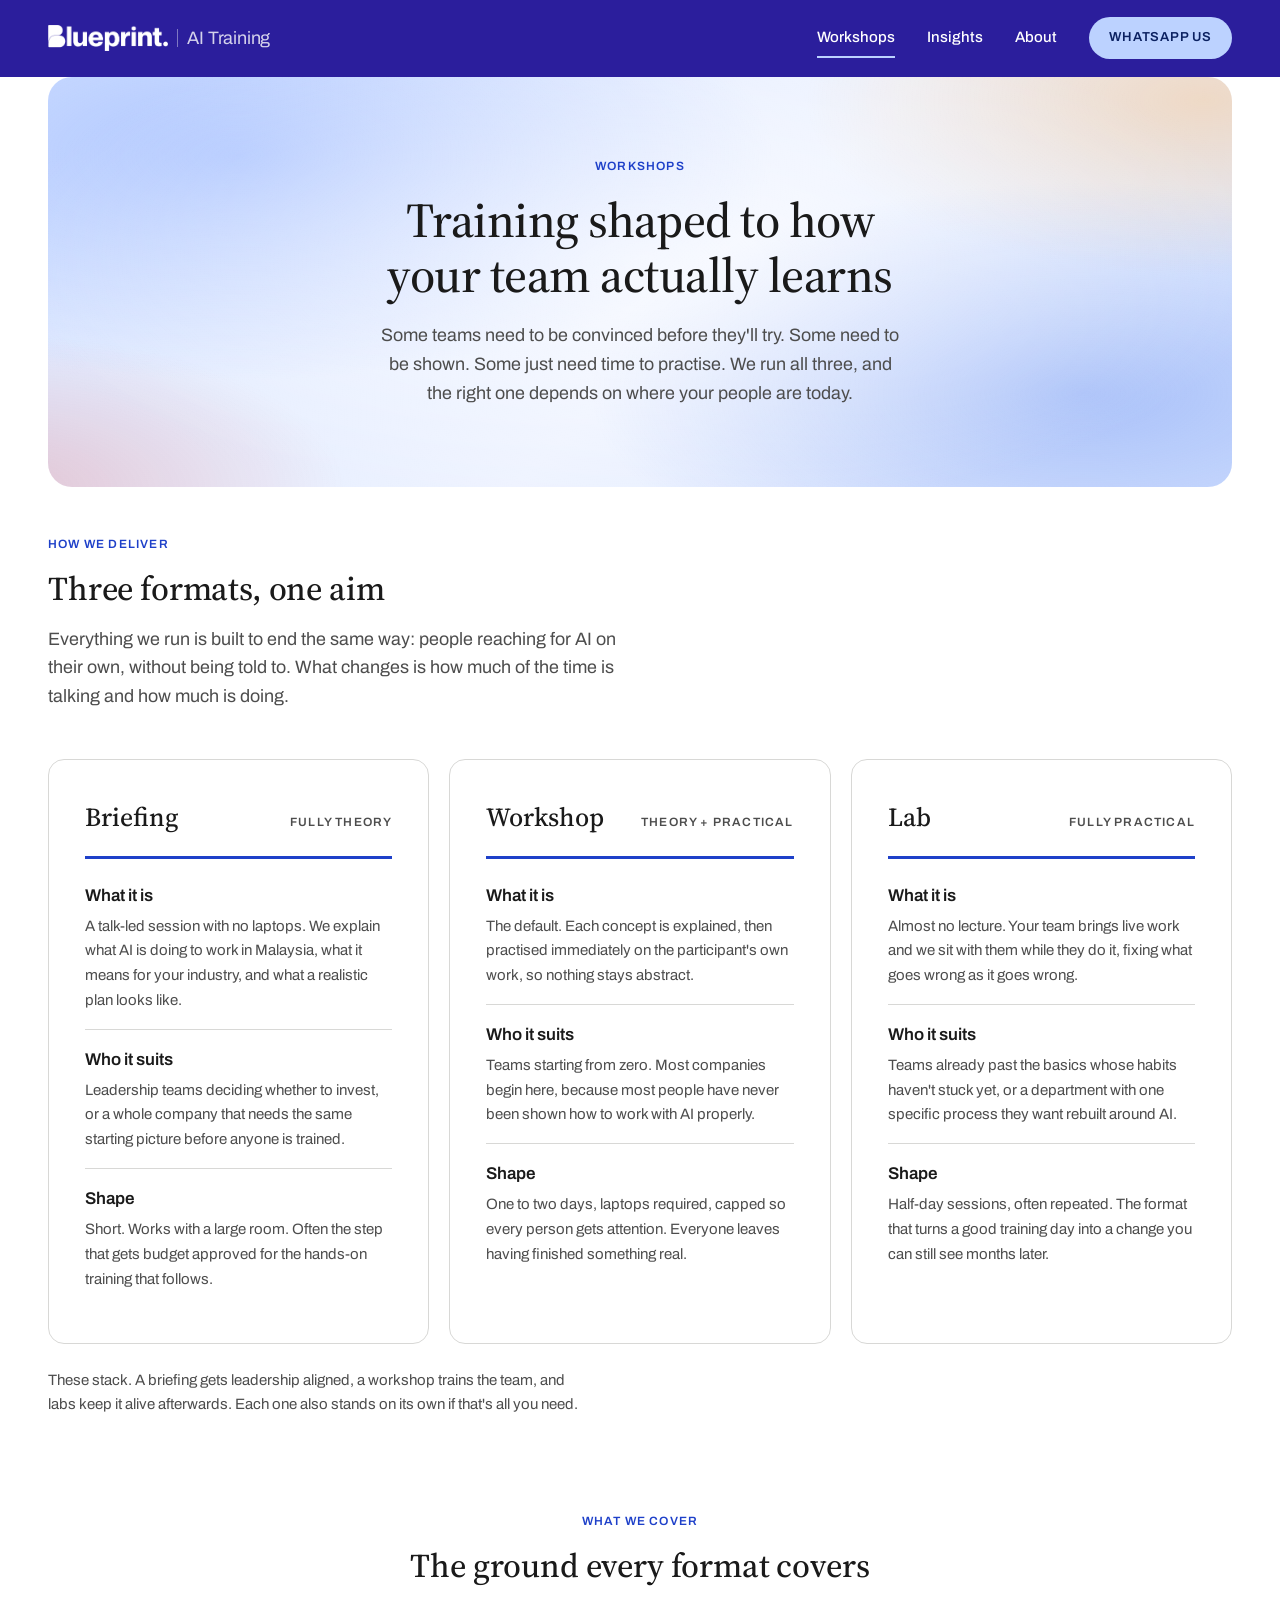
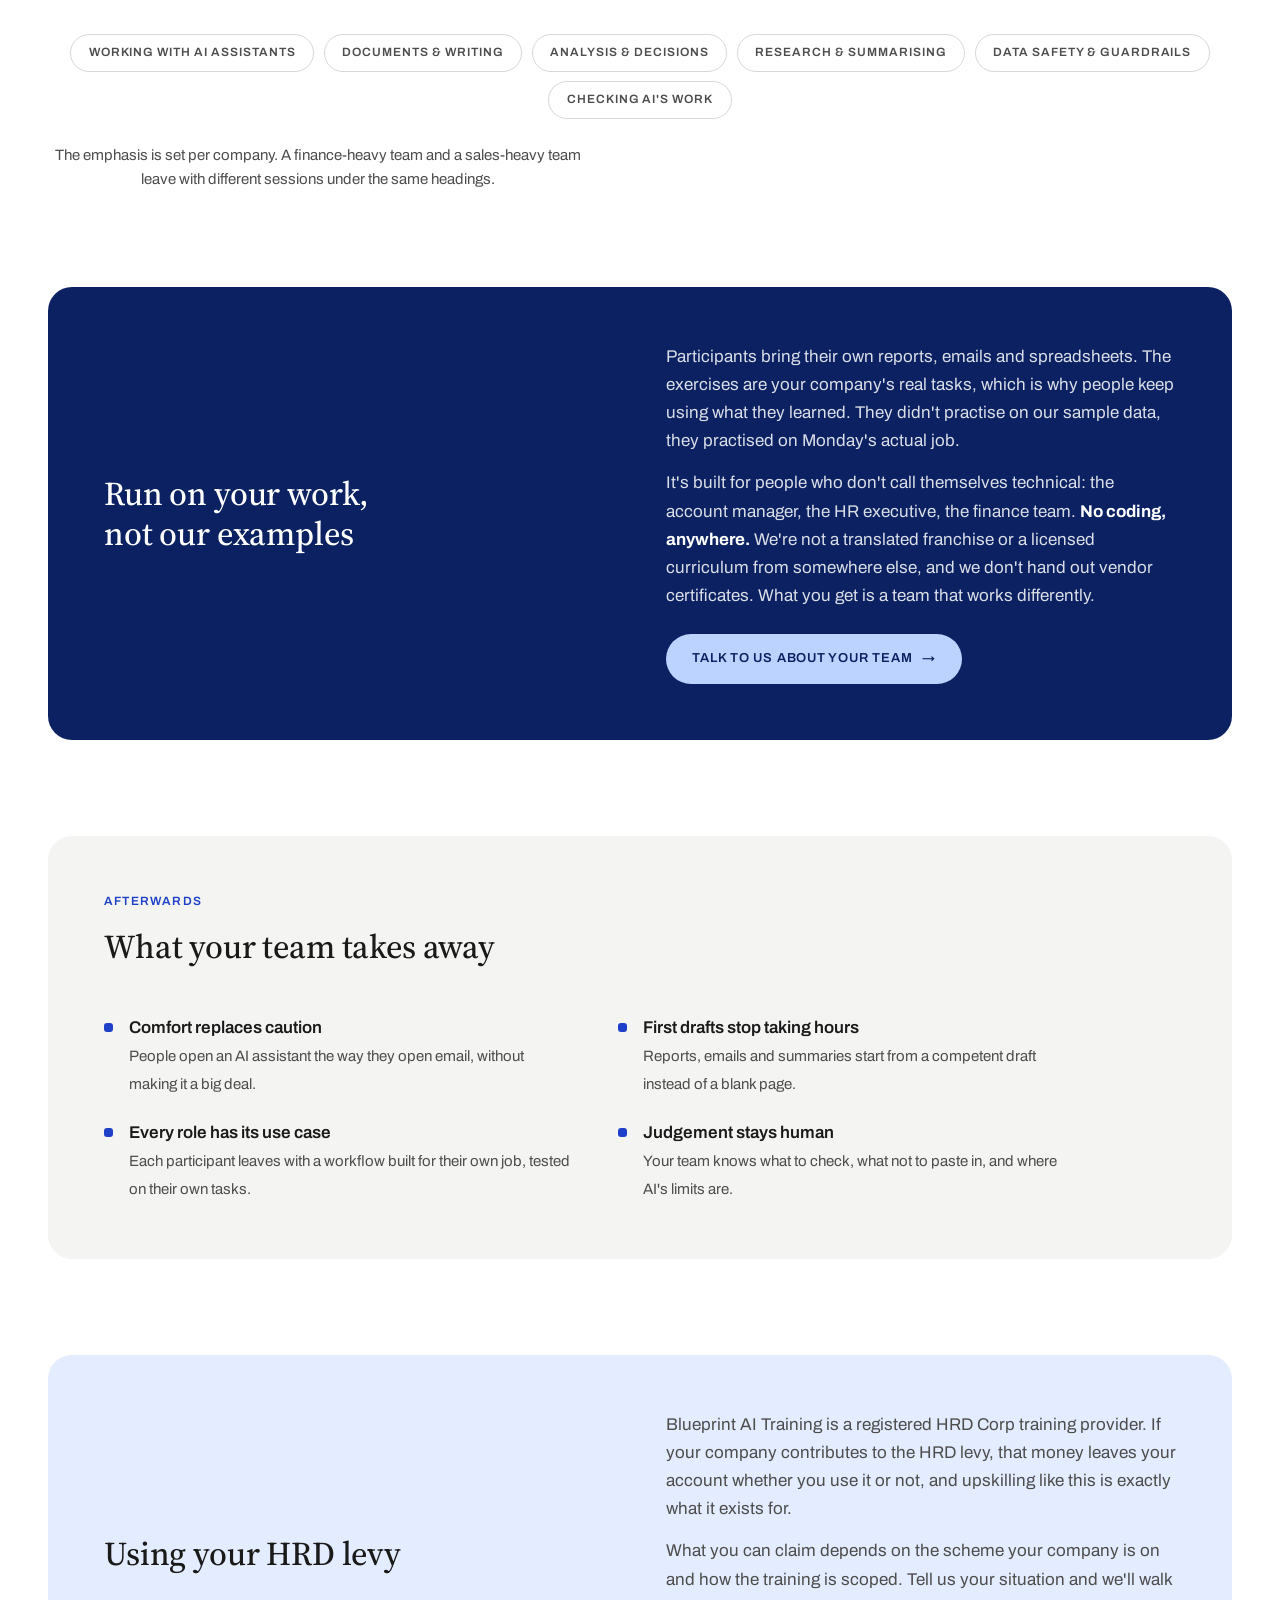
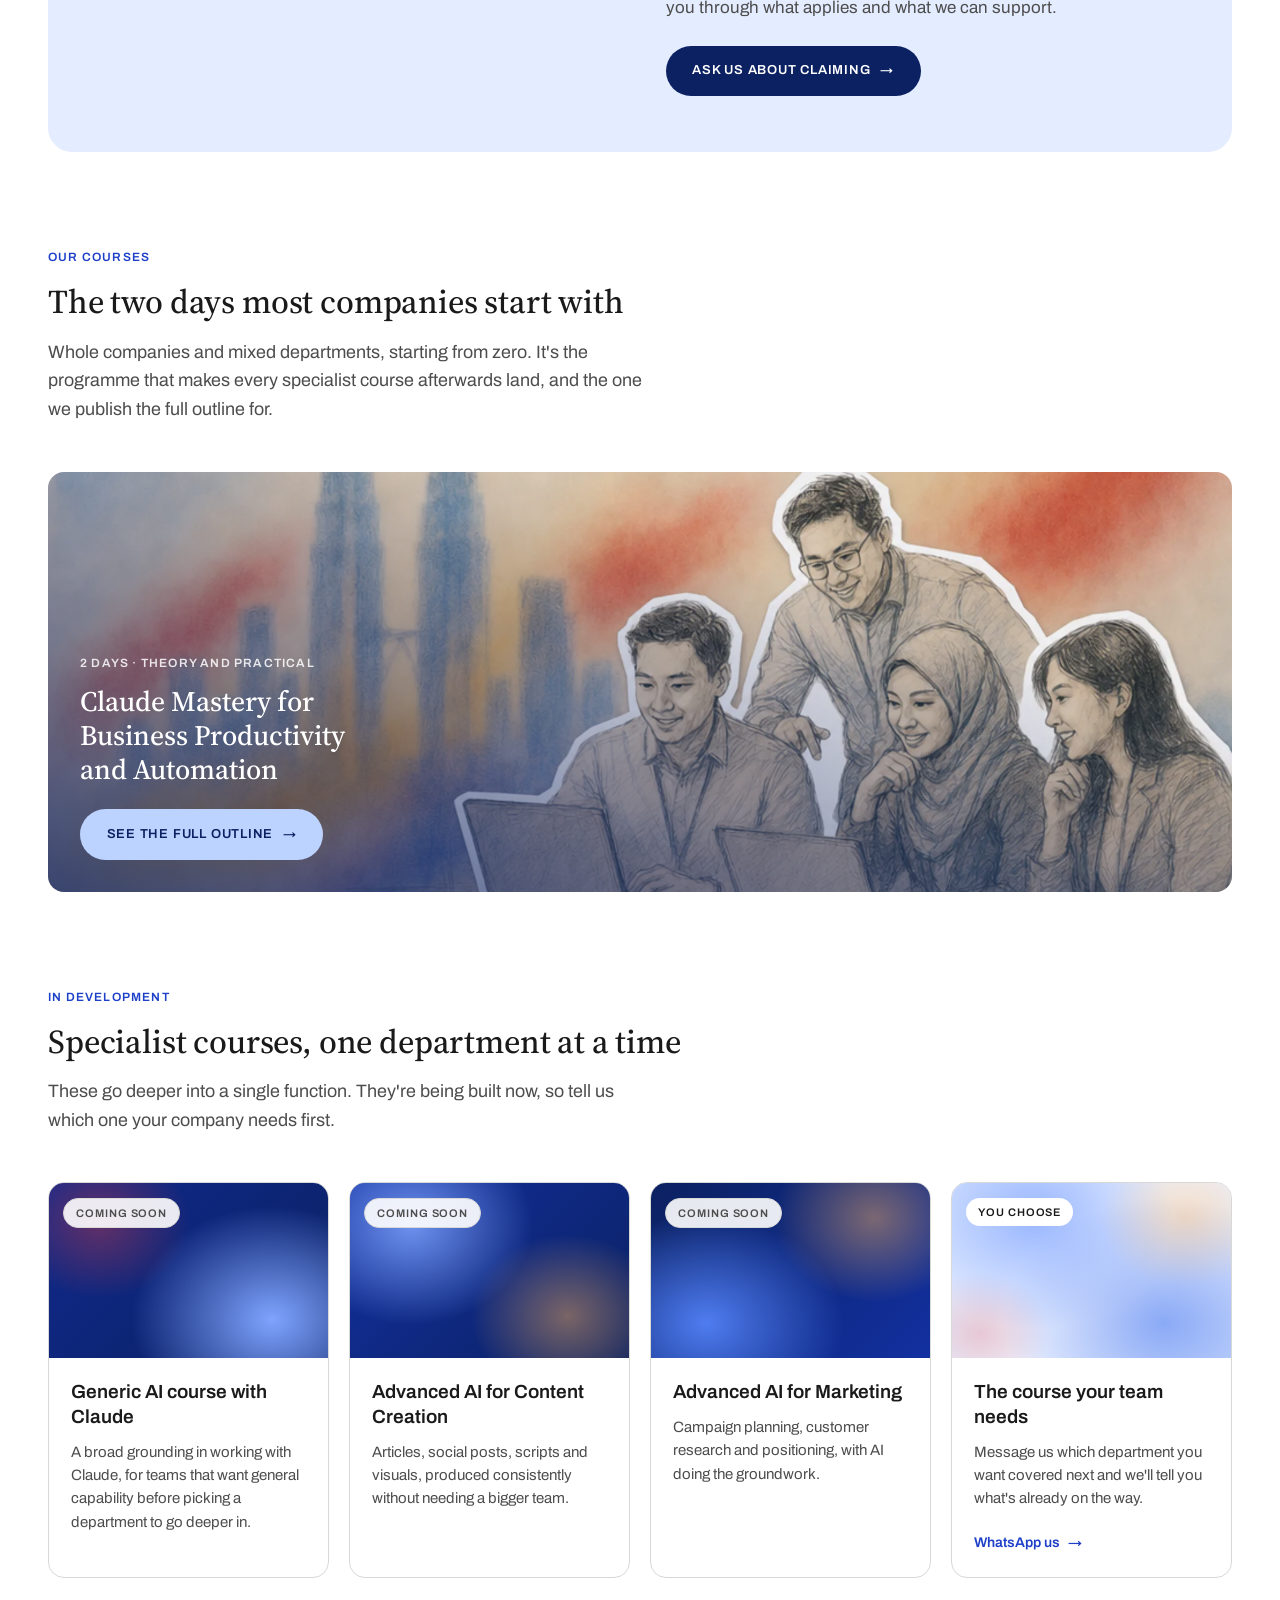
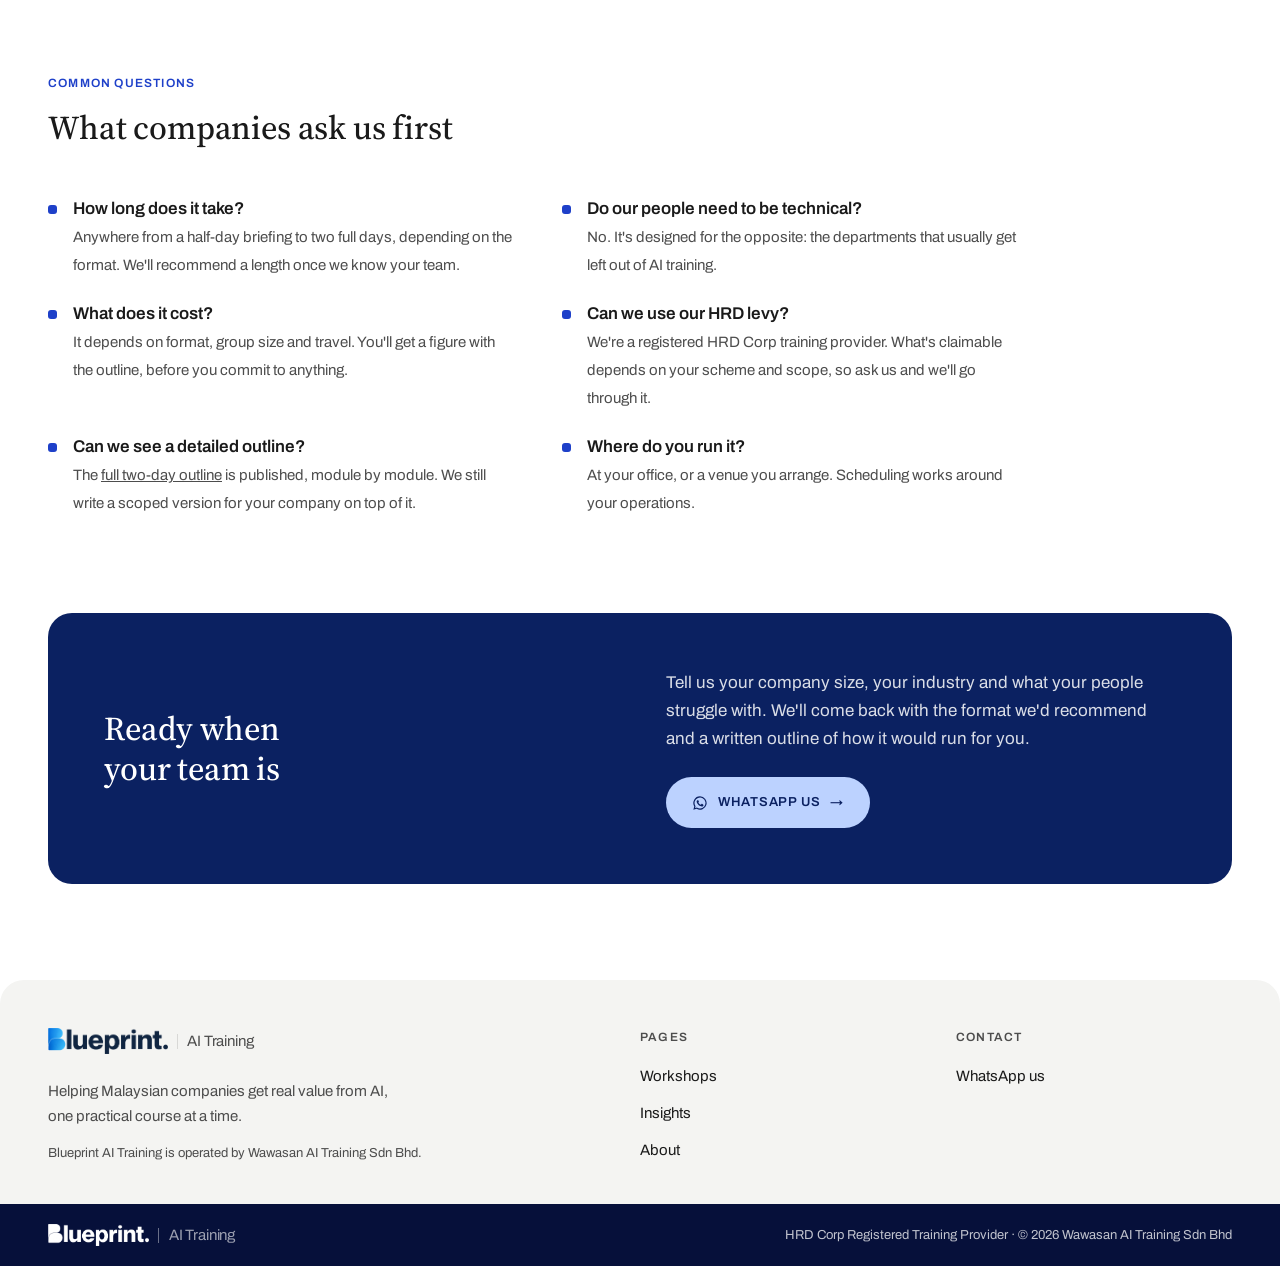
<file: workshop.html>
<!doctype html>
<html lang="en">
<!--
DIRECTION CONTRACT (workshops, inside Blueprint Blue v2)
THESIS: Sells the method, not the syllabus. A company should be able to judge whether Blueprint can train their people without ever seeing a session list.
STORY: An owner or HR lead recognises their own situation, sees a format that fits their budget and appetite, and asks for the detailed outline on WhatsApp.
FIRST VIEWPORT: Centered serif intro, then the three delivery formats as the page's spine.
NOTE: The session-by-session detail lives on course-productivity.html, which is public as of 2026-08-19 and reached only from the programme card below. Do not restate that detail here: this page still sells the method, and the card is the one door to the syllabus. Keep durations as ranges and keep HRD Corp claims at provider level.
-->
<head>
  <meta charset="utf-8">
  <meta name="viewport" content="width=device-width, initial-scale=1">
  <title>Workshops | Blueprint AI Training</title>
  <meta name="description" content="Practical AI training for Malaysian companies, delivered in three formats: briefing, workshop or lab. Built for non-technical teams and run on your company's real work.">
  <meta property="og:type" content="website">
  <meta property="og:title" content="Workshops | Blueprint AI Training">
  <meta property="og:description" content="Three formats, from a half-day leadership briefing to a fully hands-on lab. Built for non-technical teams.">
  <!-- REPLACE: set your live domain in og:image so WhatsApp link previews show the image -->
  <meta property="og:image" content="https://REPLACE-WITH-DOMAIN/assets/img/kl-dusk.jpg">
  <link rel="icon" type="image/svg+xml" href="assets/favicon.svg">
  <link rel="preconnect" href="https://fonts.googleapis.com">
  <link rel="preconnect" href="https://fonts.gstatic.com" crossorigin>
  <link href="https://fonts.googleapis.com/css2?family=Archivo:wght@400;500;600;700&family=Source+Serif+4:ital,opsz,wght@0,8..60,400;0,8..60,500;1,8..60,400&display=swap" rel="stylesheet">
  <link rel="stylesheet" href="css/styles.css?v=20260819b">
</head>
<body>

<header class="site-header">
  <div class="container">
    <a class="brand" href="index.html" aria-label="Blueprint AI Training home">
      <img class="brand-logo" src="assets/img/blueprint-logo.png" alt="Blueprint" width="590" height="128">
      <span>AI Training</span>
    </a>
    <button class="nav-toggle" aria-label="Menu" aria-expanded="false" aria-controls="site-nav">
      <span></span><span></span><span></span>
    </button>
    <nav class="site-nav" id="site-nav" aria-label="Main">
      <a href="workshop.html" aria-current="page">Workshops</a>
      <a href="insights.html">Insights</a>
      <a href="about.html">About</a>
      <a class="btn btn--pill" href="https://wa.me/601153238181">WhatsApp us</a>
    </nav>
  </div>
</header>

<main>

  <!-- Animated gradient opener. Motion is decorative only; it freezes to a still
       gradient under prefers-reduced-motion. -->
  <section class="container">
    <div class="hero-art">
      <div class="intro">
        <span class="label label--blue">Workshops</span>
        <h1 class="display">Training shaped to how your team actually learns</h1>
        <p class="lede">Some teams need to be convinced before they'll try. Some need to be shown. Some just need time to practise. We run all three, and the right one depends on where your people are today.</p>
      </div>
    </div>
  </section>

  <!-- The three formats: the spine of this page -->
  <section class="section container" aria-label="How we deliver">
    <div class="section-head">
      <span class="label label--blue">How we deliver</span>
      <h2 class="headline">Three formats, one aim</h2>
      <p class="lede">Everything we run is built to end the same way: people reaching for AI on their own, without being told to. What changes is how much of the time is talking and how much is doing.</p>
    </div>
    <!-- EDIT: these three formats are the founders' to reshape. Keep durations as ranges. -->
    <div class="days days--3">
      <div class="day">
        <div class="day-head">
          <h3>Briefing</h3>
          <span class="label">Fully theory</span>
        </div>
        <ol>
          <li>
            <h4>What it is</h4>
            <p>A talk-led session with no laptops. We explain what AI is doing to work in Malaysia, what it means for your industry, and what a realistic plan looks like.</p>
          </li>
          <li>
            <h4>Who it suits</h4>
            <p>Leadership teams deciding whether to invest, or a whole company that needs the same starting picture before anyone is trained.</p>
          </li>
          <li>
            <h4>Shape</h4>
            <p>Short. Works with a large room. Often the step that gets budget approved for the hands-on training that follows.</p>
          </li>
        </ol>
      </div>
      <div class="day">
        <div class="day-head">
          <h3>Workshop</h3>
          <span class="label">Theory + practical</span>
        </div>
        <ol>
          <li>
            <h4>What it is</h4>
            <p>The default. Each concept is explained, then practised immediately on the participant's own work, so nothing stays abstract.</p>
          </li>
          <li>
            <h4>Who it suits</h4>
            <p>Teams starting from zero. Most companies begin here, because most people have never been shown how to work with AI properly.</p>
          </li>
          <li>
            <h4>Shape</h4>
            <p>One to two days, laptops required, capped so every person gets attention. Everyone leaves having finished something real.</p>
          </li>
        </ol>
      </div>
      <div class="day">
        <div class="day-head">
          <h3>Lab</h3>
          <span class="label">Fully practical</span>
        </div>
        <ol>
          <li>
            <h4>What it is</h4>
            <p>Almost no lecture. Your team brings live work and we sit with them while they do it, fixing what goes wrong as it goes wrong.</p>
          </li>
          <li>
            <h4>Who it suits</h4>
            <p>Teams already past the basics whose habits haven't stuck yet, or a department with one specific process they want rebuilt around AI.</p>
          </li>
          <li>
            <h4>Shape</h4>
            <p>Half-day sessions, often repeated. The format that turns a good training day into a change you can still see months later.</p>
          </li>
        </ol>
      </div>
    </div>
    <p class="lede" style="margin-top: 1.5rem; font-size: 0.9375rem;">These stack. A briefing gets leadership aligned, a workshop trains the team, and labs keep it alive afterwards. Each one also stands on its own if that's all you need.</p>
  </section>

  <!-- Themes, at topic level rather than session level -->
  <section class="section container" aria-label="What we cover">
    <div class="section-head section-head--center">
      <span class="label label--blue">What we cover</span>
      <h2 class="headline">The ground every format covers</h2>
    </div>
    <!-- facts-row, not chip-row: these are topic labels, so they must not sit in a
         pill bar with one highlighted, which reads as a filter control. -->
    <div class="facts-row">
      <span class="chip chip--static">Working with AI assistants</span>
      <span class="chip chip--static">Documents &amp; writing</span>
      <span class="chip chip--static">Analysis &amp; decisions</span>
      <span class="chip chip--static">Research &amp; summarising</span>
      <span class="chip chip--static">Data safety &amp; guardrails</span>
      <span class="chip chip--static">Checking AI's work</span>
    </div>
    <p class="lede" style="margin-top: 1.5rem; text-align: center; font-size: 0.9375rem;">The emphasis is set per company. A finance-heavy team and a sales-heavy team leave with different sessions under the same headings.</p>
  </section>

  <!-- Method: the real differentiator -->
  <section class="section container">
    <div class="panel panel--deep panel-split">
      <h2 class="headline">Run on your work, not our examples</h2>
      <div>
        <p>Participants bring their own reports, emails and spreadsheets. The exercises are your company's real tasks, which is why people keep using what they learned. They didn't practise on our sample data, they practised on Monday's actual job.</p>
        <p style="margin-top: 0.9rem;">It's built for people who don't call themselves technical: the account manager, the HR executive, the finance team. <strong style="color: var(--white);">No coding, anywhere.</strong> We're not a translated franchise or a licensed curriculum from somewhere else, and we don't hand out vendor certificates. What you get is a team that works differently.</p>
        <a class="btn btn--pill" href="https://wa.me/601153238181">Talk to us about your team <span class="arrow" aria-hidden="true">&rarr;</span></a>
      </div>
    </div>
  </section>

  <!-- Outcomes -->
  <section class="section container">
    <div class="panel panel--paper" style="padding: clamp(2rem, 4.5vw, 3.5rem);">
      <div class="section-head">
        <span class="label label--blue">Afterwards</span>
        <h2 class="headline">What your team takes away</h2>
      </div>
      <ul class="outcomes">
        <li><div><strong>Comfort replaces caution</strong><span>People open an AI assistant the way they open email, without making it a big deal.</span></div></li>
        <li><div><strong>First drafts stop taking hours</strong><span>Reports, emails and summaries start from a competent draft instead of a blank page.</span></div></li>
        <li><div><strong>Every role has its use case</strong><span>Each participant leaves with a workflow built for their own job, tested on their own tasks.</span></div></li>
        <li><div><strong>Judgement stays human</strong><span>Your team knows what to check, what not to paste in, and where AI's limits are.</span></div></li>
      </ul>
    </div>
  </section>

  <!-- HRD Corp: provider-level only while module accreditation is pending -->
  <section class="section container" id="claiming">
    <div class="panel panel--light panel-split">
      <h2 class="headline">Using your HRD levy</h2>
      <div>
        <!-- VERIFY: keep this at provider level. Do not state that a specific course is claimable
             until that module is through HRD Corp, then update this section and the FAQ below. -->
        <p style="color: var(--slate);">Blueprint AI Training is a registered HRD Corp training provider. If your company contributes to the HRD levy, that money leaves your account whether you use it or not, and upskilling like this is exactly what it exists for.</p>
        <p style="color: var(--slate); margin-top: 0.9rem;">What you can claim depends on the scheme your company is on and how the training is scoped. Tell us your situation and we'll walk you through what applies and what we can support.</p>
        <a class="btn btn--pill" href="https://wa.me/601153238181" style="background: var(--blue-deep); color: var(--white);">Ask us about claiming <span class="arrow" aria-hidden="true">&rarr;</span></a>
      </div>
    </div>
  </section>

  <!-- The named programme. This card is the only route into the full outline, so
       it stays a single feature rather than one tile in a grid of coming-soons. -->
  <section class="section container" aria-label="Our programme">
    <div class="section-head">
      <span class="label label--blue">Our courses</span>
      <h2 class="headline">The two days most companies start with</h2>
      <p class="lede">Whole companies and mixed departments, starting from zero. It's the programme that makes every specialist course afterwards land, and the one we publish the full outline for.</p>
    </div>
    <a class="mosaic-card mosaic-card--tall" href="course-productivity.html">
      <img src="assets/img/2day-cover.webp" alt="Colleagues working together on laptops, with the Kuala Lumpur skyline behind them" loading="lazy">
      <span class="label label--light">2 days &middot; Theory and practical</span>
      <h3>Claude Mastery for Business Productivity and Automation</h3>
      <span class="btn btn--pill">See the full outline <span class="arrow" aria-hidden="true">&rarr;</span></span>
    </a>
  </section>

  <!-- Coming soon -->
  <section class="section container" id="coming-soon">
    <div class="section-head">
      <span class="label label--blue">In development</span>
      <h2 class="headline">Specialist courses, one department at a time</h2>
      <p class="lede">These go deeper into a single function. They're being built now, so tell us which one your company needs first.</p>
    </div>
    <div class="card-grid">
      <!-- EDIT: add a card here for each new course; move it above this row when it goes live -->
      <article class="card">
        <div class="card-cover cover-b">
          <span class="tag tag--ghost" style="background: rgba(255,255,255,0.9);">Coming soon</span>
        </div>
        <div class="card-body">
          <h3 class="title">Generic AI course with Claude</h3>
          <p>A broad grounding in working with Claude, for teams that want general capability before picking a department to go deeper in.</p>
        </div>
      </article>
      <article class="card">
        <div class="card-cover cover-c">
          <span class="tag tag--ghost" style="background: rgba(255,255,255,0.9);">Coming soon</span>
        </div>
        <div class="card-body">
          <h3 class="title">Advanced AI for Content Creation</h3>
          <p>Articles, social posts, scripts and visuals, produced consistently without needing a bigger team.</p>
        </div>
      </article>
      <article class="card">
        <div class="card-cover cover-a">
          <span class="tag tag--ghost" style="background: rgba(255,255,255,0.9);">Coming soon</span>
        </div>
        <div class="card-body">
          <h3 class="title">Advanced AI for Marketing</h3>
          <p>Campaign planning, customer research and positioning, with AI doing the groundwork.</p>
        </div>
      </article>
      <a class="card" href="https://wa.me/601153238181">
        <div class="card-cover art--soft">
          <span class="tag">You choose</span>
        </div>
        <div class="card-body">
          <h3 class="title">The course your team needs</h3>
          <p>Message us which department you want covered next and we'll tell you what's already on the way.</p>
          <span class="arrow-link">WhatsApp us <span class="arrow" aria-hidden="true">&rarr;</span></span>
        </div>
      </a>
    </div>
  </section>

  <!-- FAQ -->
  <section class="section container" aria-label="Common questions">
    <div class="section-head">
      <span class="label label--blue">Common questions</span>
      <h2 class="headline">What companies ask us first</h2>
    </div>
    <!-- EDIT: answer these in the founders' own words; keep the claiming answer at provider level -->
    <ul class="outcomes">
      <li><div><strong>How long does it take?</strong><span>Anywhere from a half-day briefing to two full days, depending on the format. We'll recommend a length once we know your team.</span></div></li>
      <li><div><strong>Do our people need to be technical?</strong><span>No. It's designed for the opposite: the departments that usually get left out of AI training.</span></div></li>
      <li><div><strong>What does it cost?</strong><span>It depends on format, group size and travel. You'll get a figure with the outline, before you commit to anything.</span></div></li>
      <li><div><strong>Can we use our HRD levy?</strong><span>We're a registered HRD Corp training provider. What's claimable depends on your scheme and scope, so ask us and we'll go through it.</span></div></li>
      <li><div><strong>Can we see a detailed outline?</strong><span>The <a href="course-productivity.html">full two-day outline</a> is published, module by module. We still write a scoped version for your company on top of it.</span></div></li>
      <li><div><strong>Where do you run it?</strong><span>At your office, or a venue you arrange. Scheduling works around your operations.</span></div></li>
    </ul>
  </section>

  <!-- Assist -->
  <section class="section container" id="contact">
    <div class="panel panel--deep panel-split">
      <h2 class="headline">Ready when your team is</h2>
      <div>
        <p>Tell us your company size, your industry and what your people struggle with. We'll come back with the format we'd recommend and a written outline of how it would run for you.</p>
        <a class="btn btn--pill" href="https://wa.me/601153238181">
          <svg width="16" height="16" viewBox="0 0 24 24" fill="currentColor" aria-hidden="true"><path d="M12 2a10 10 0 0 0-8.6 15.1L2 22l5-1.3A10 10 0 1 0 12 2Zm0 18.2a8.1 8.1 0 0 1-4.2-1.2l-.3-.2-3 .8.8-2.9-.2-.3A8.2 8.2 0 1 1 12 20.2Zm4.5-6.1c-.2-.1-1.5-.7-1.7-.8-.2-.1-.4-.1-.5.1-.2.2-.6.8-.8 1-.1.2-.3.2-.5.1a6.7 6.7 0 0 1-3.3-2.9c-.3-.4.3-.4.7-1.3 0-.2 0-.3-.1-.4l-.7-1.8c-.2-.5-.4-.4-.5-.4h-.5c-.2 0-.4.1-.7.3-.2.3-.9.9-.9 2.1s.9 2.4 1 2.6c.1.2 1.8 2.8 4.3 3.9 1.6.7 2.2.7 3 .6.5-.1 1.5-.6 1.7-1.2.2-.6.2-1.1.1-1.2 0-.1-.2-.2-.4-.3Z"/></svg>
          WhatsApp us <span class="arrow" aria-hidden="true">&rarr;</span>
        </a>
      </div>
    </div>
  </section>

</main>

<footer class="site-footer">
  <div class="footer-main">
    <div class="container">
      <div class="footer-grid">
        <div>
          <a class="brand" href="index.html">
            <img class="brand-logo" src="assets/img/blueprint-logo.png" alt="Blueprint" width="590" height="128">
            <span>AI Training</span>
          </a>
          <p class="footer-mission">Helping Malaysian companies get real value from AI, one practical course at a time.</p>
          <!-- VERIFY: add company registration no. when confirmed -->
          <p class="footer-legal">Blueprint AI Training is operated by Wawasan AI Training Sdn Bhd.</p>
        </div>
        <div>
          <h4>Pages</h4>
          <ul>
            <li><a href="workshop.html">Workshops</a></li>
            <li><a href="insights.html">Insights</a></li>
            <li><a href="about.html">About</a></li>
          </ul>
        </div>
        <div>
          <h4>Contact</h4>
          <ul>
            <li><a href="https://wa.me/601153238181">WhatsApp us</a></li>
            <!-- REPLACE: add email / phone / address when finalised -->
          </ul>
        </div>
      </div>
    </div>
  </div>
  <div class="footer-bar">
    <div class="container">
      <a class="brand" href="index.html">
        <img class="brand-logo" src="assets/img/blueprint-logo.png" alt="Blueprint" width="590" height="128">
        <span>AI Training</span>
      </a>
      <!-- VERIFY: exact HRD Corp registration wording -->
      <p>HRD Corp Registered Training Provider &middot; &copy; 2026 Wawasan AI Training Sdn Bhd</p>
    </div>
  </div>
</footer>

<script src="js/main.js"></script>
</body>
</html>
</file>
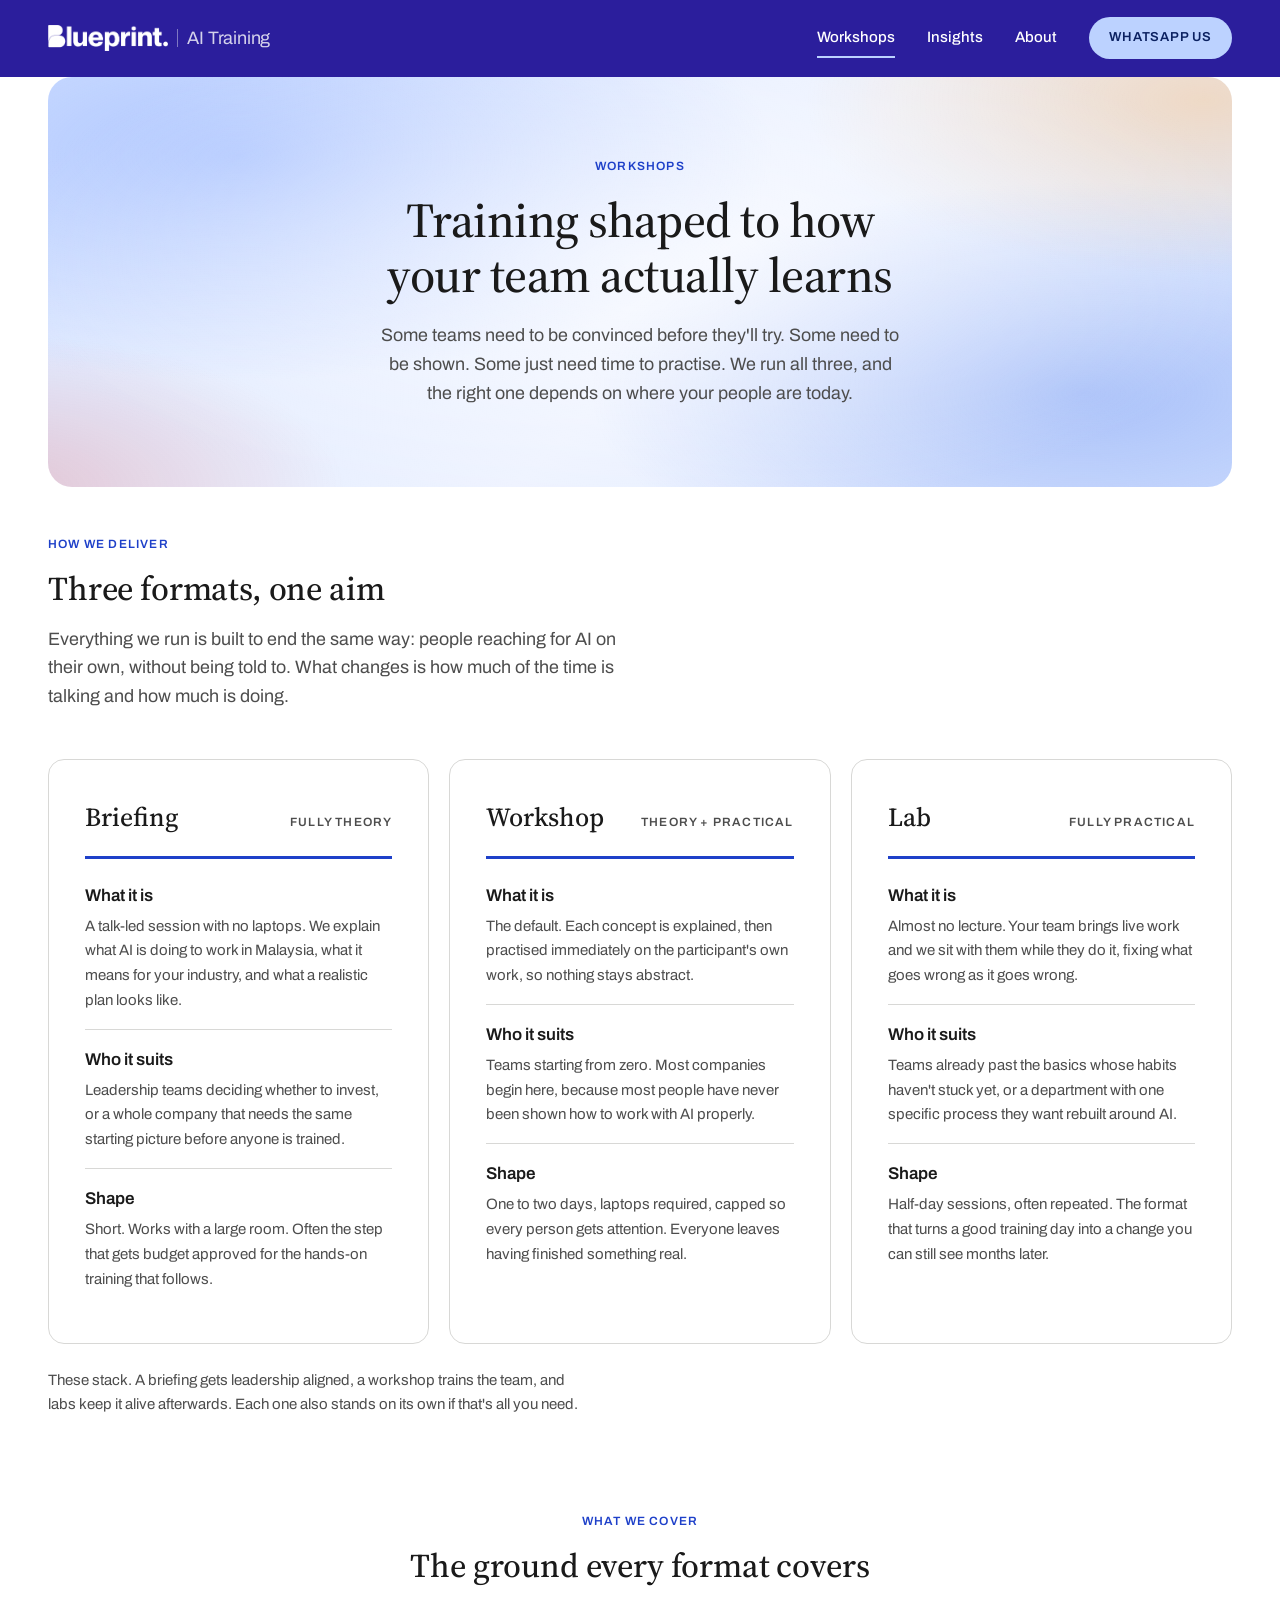
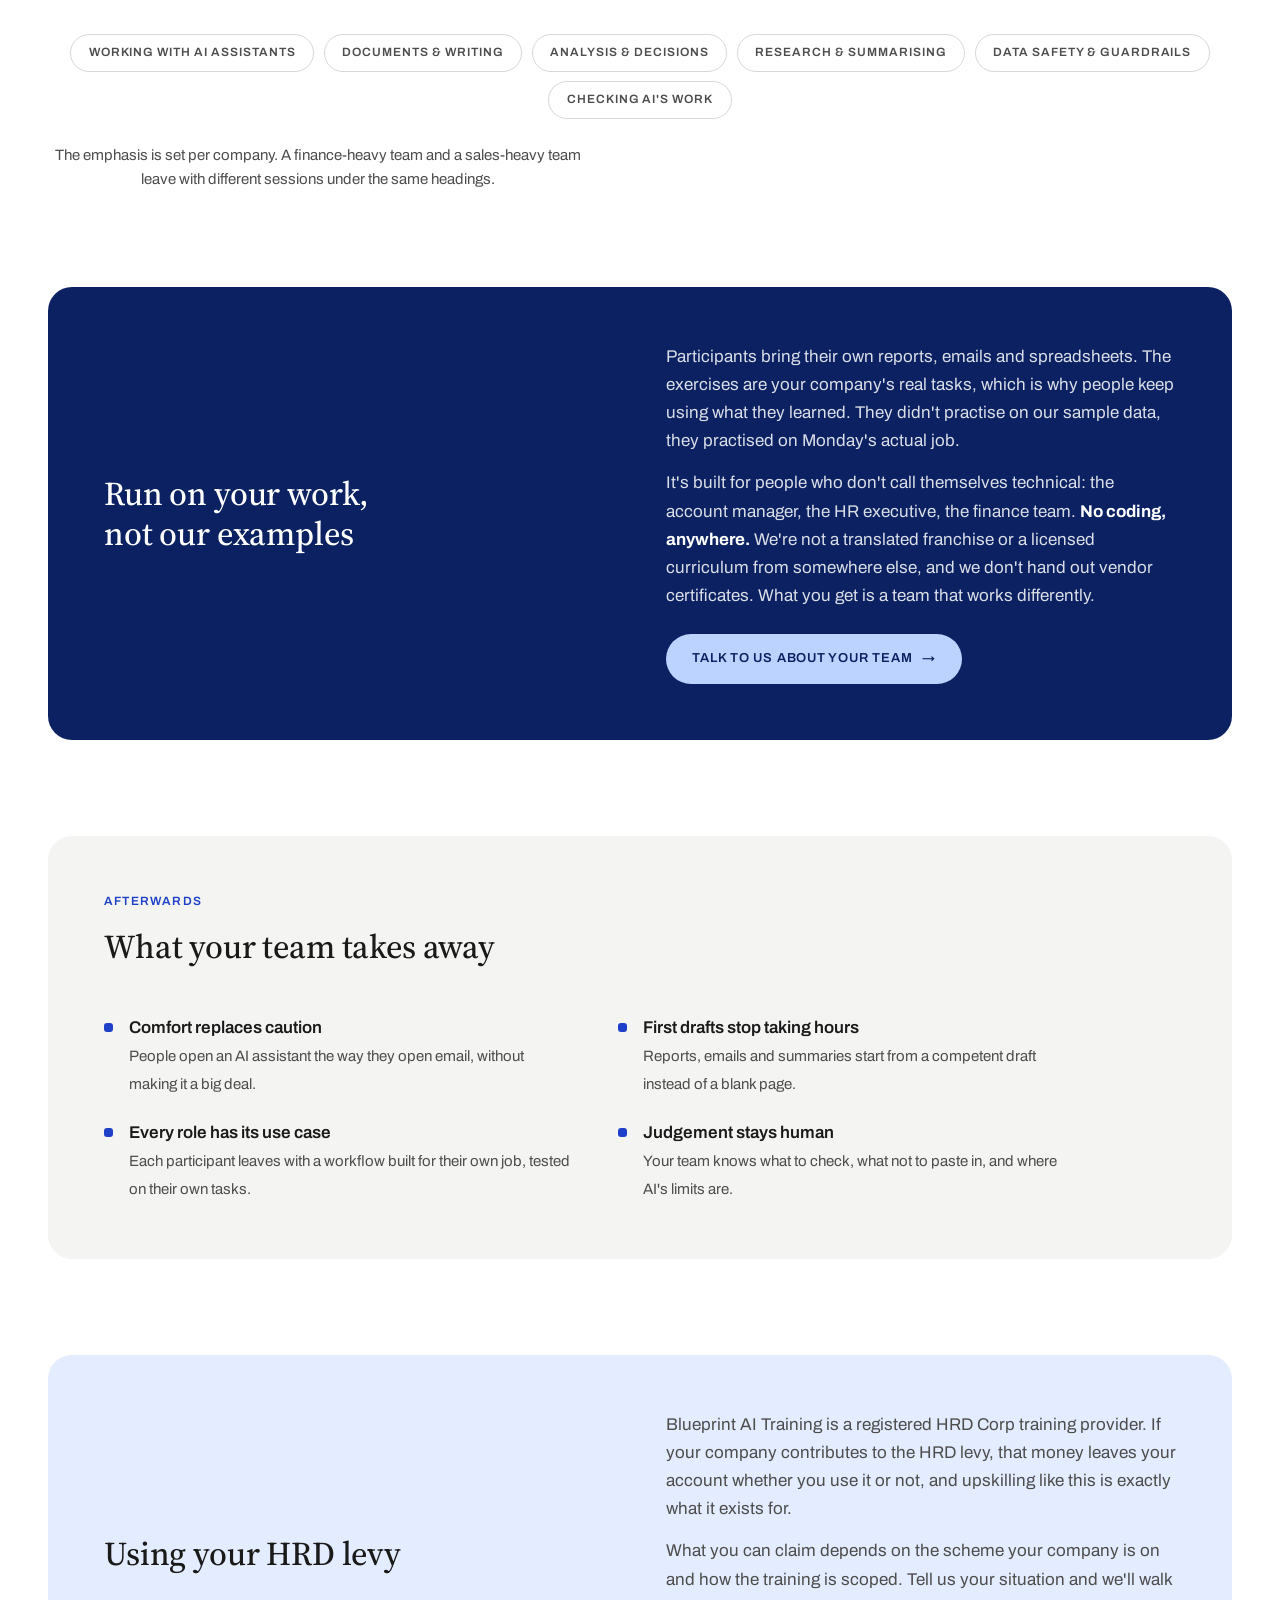
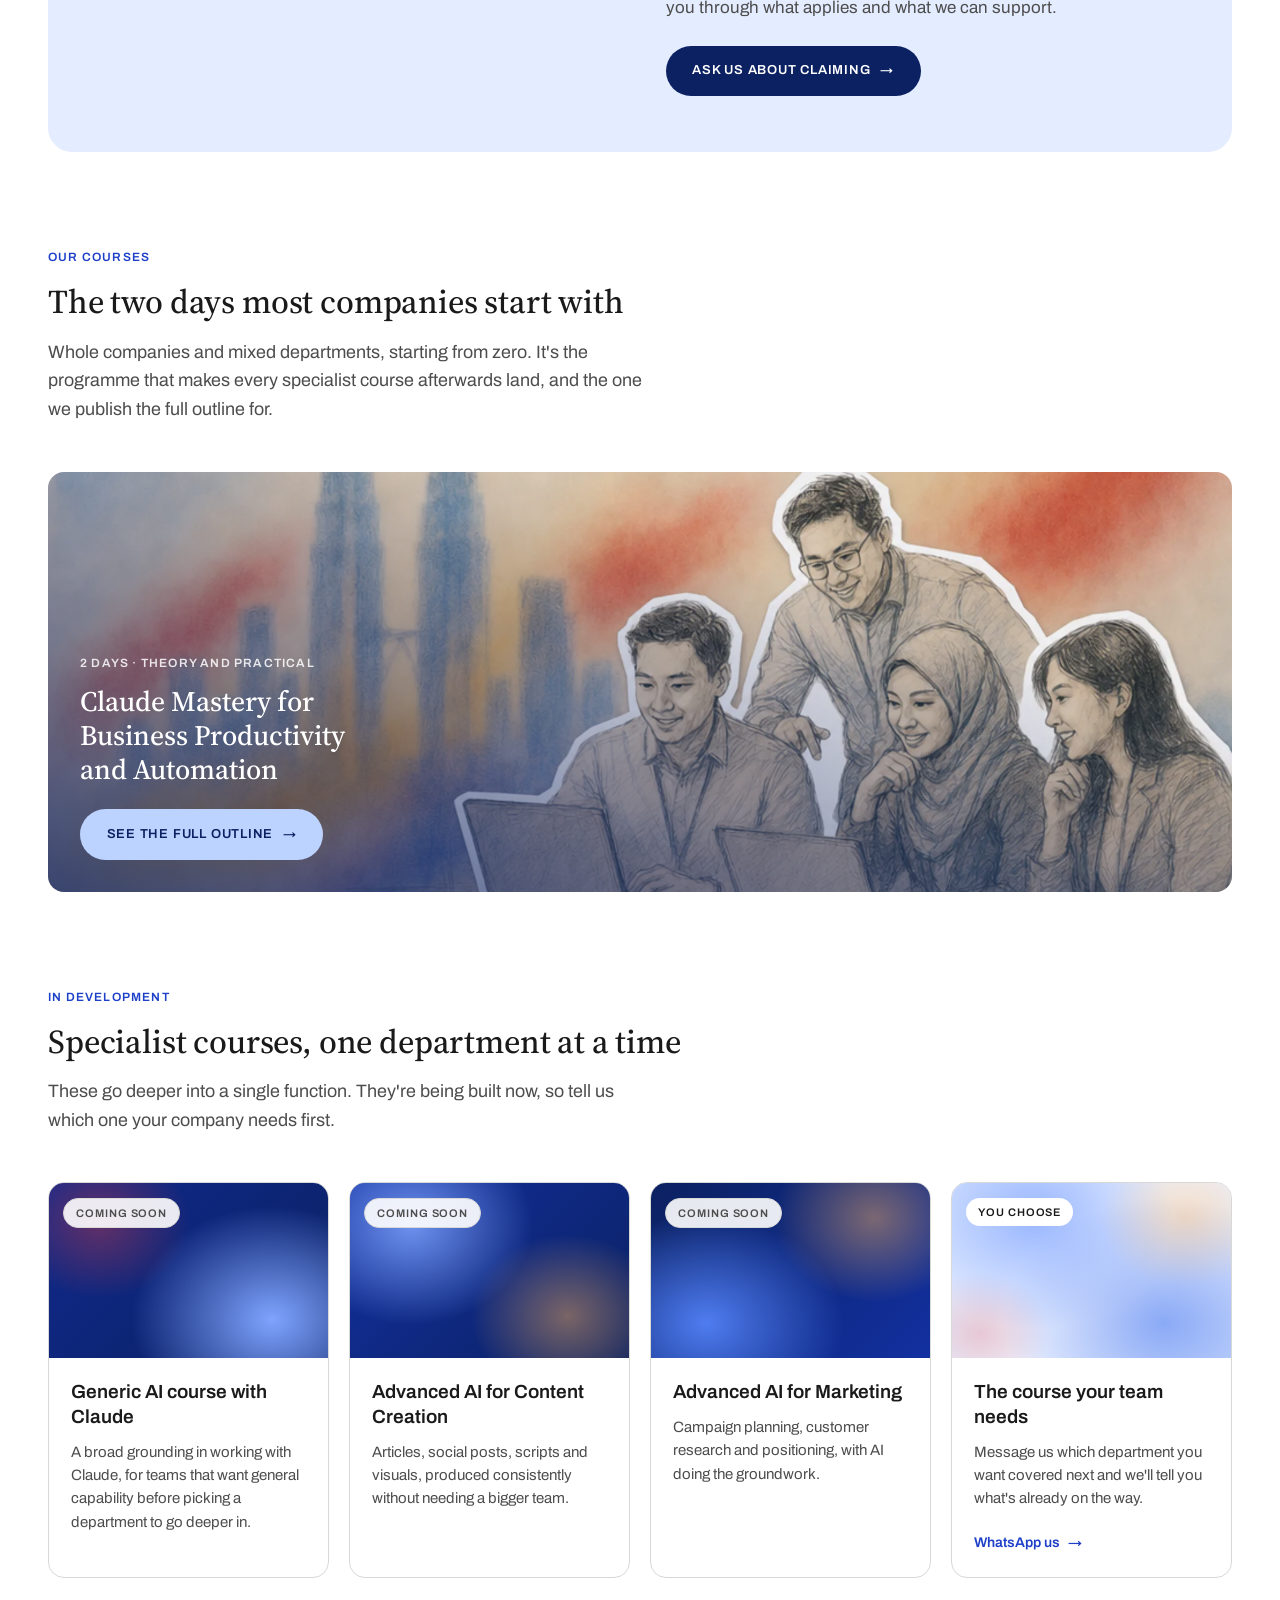
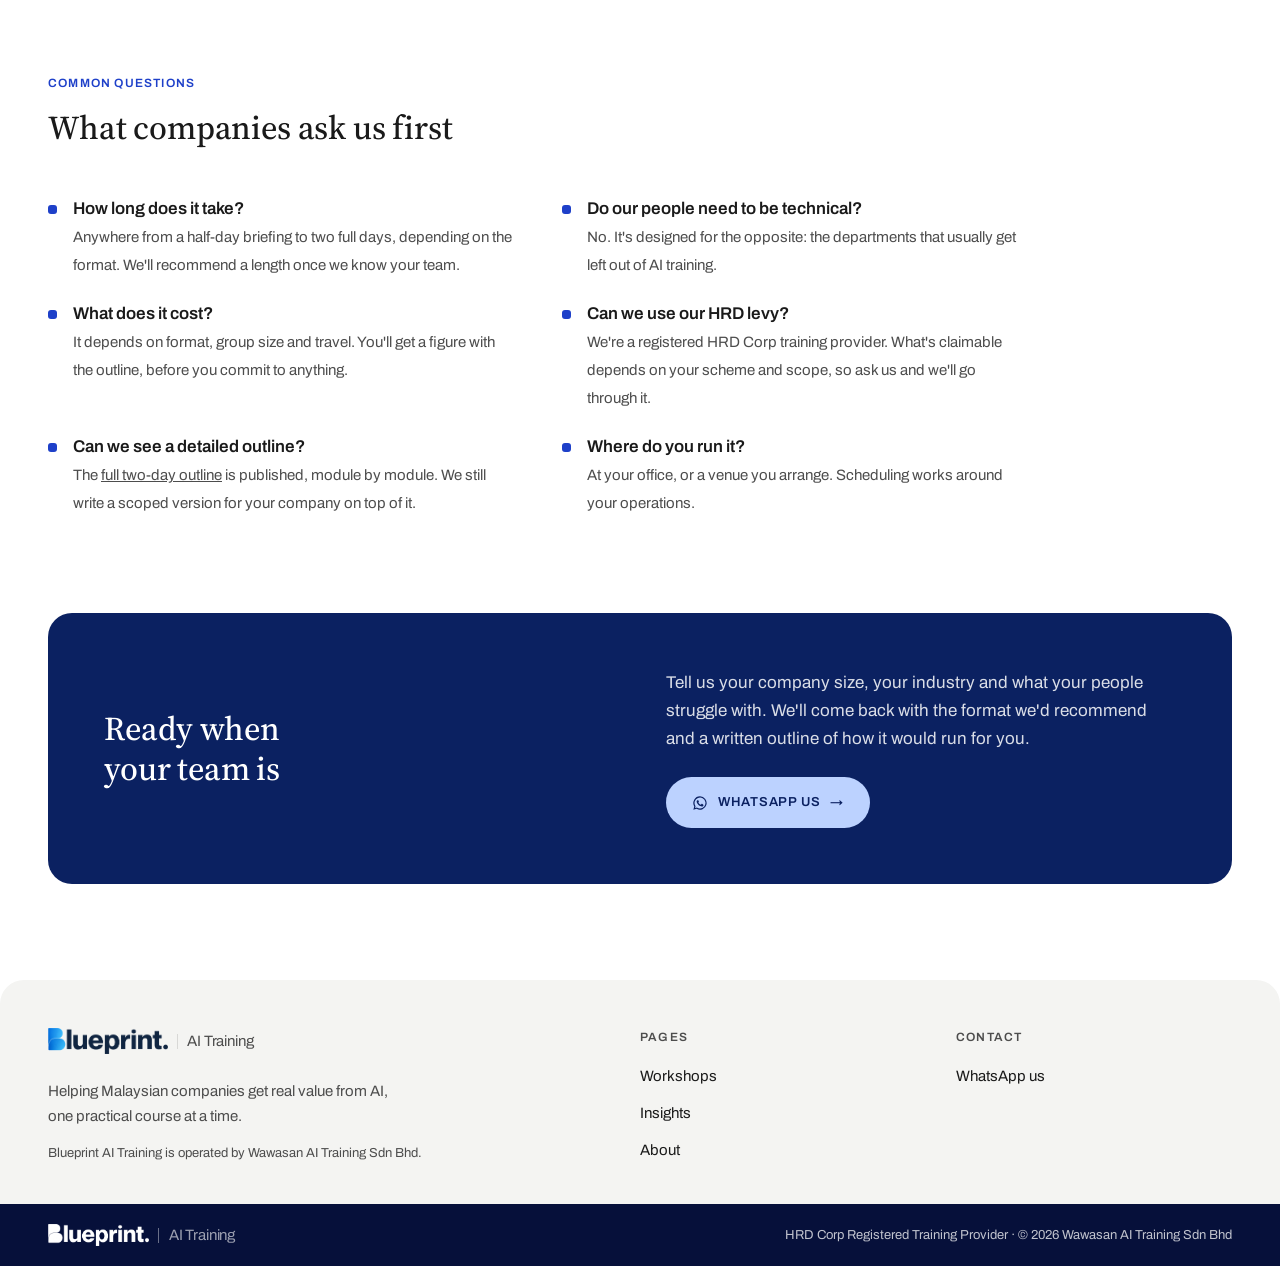
<file: workshops.html>
<!doctype html>
<html lang="en">
<!--
Redirect stub. The workshops page now lives at workshop.html (singular).
This file stays because the plural URL was live, is indexed, and is linked from
outside the site. GitHub Pages serves static files only, so there is no server
redirect available: the canonical link tells search engines where the page went,
and the meta refresh moves real visitors.
Safe to delete once the plural URL stops showing traffic in Search Console.
-->
<head>
  <meta charset="utf-8">
  <meta name="viewport" content="width=device-width, initial-scale=1">
  <title>Workshops | Blueprint AI Training</title>
  <link rel="canonical" href="https://wawasan-ai.com/workshop.html">
  <meta name="robots" content="noindex, follow">
  <meta http-equiv="refresh" content="0; url=workshop.html">
  <link rel="stylesheet" href="css/styles.css?v=20260819b">
</head>
<body>
  <section class="intro container">
    <h1 class="headline">This page has moved</h1>
    <p class="lede">Our workshops are now at <a href="workshop.html">workshop.html</a>. You'll be taken there automatically.</p>
  </section>
  <script>window.location.replace("workshop.html");</script>
</body>
</html>
</file>
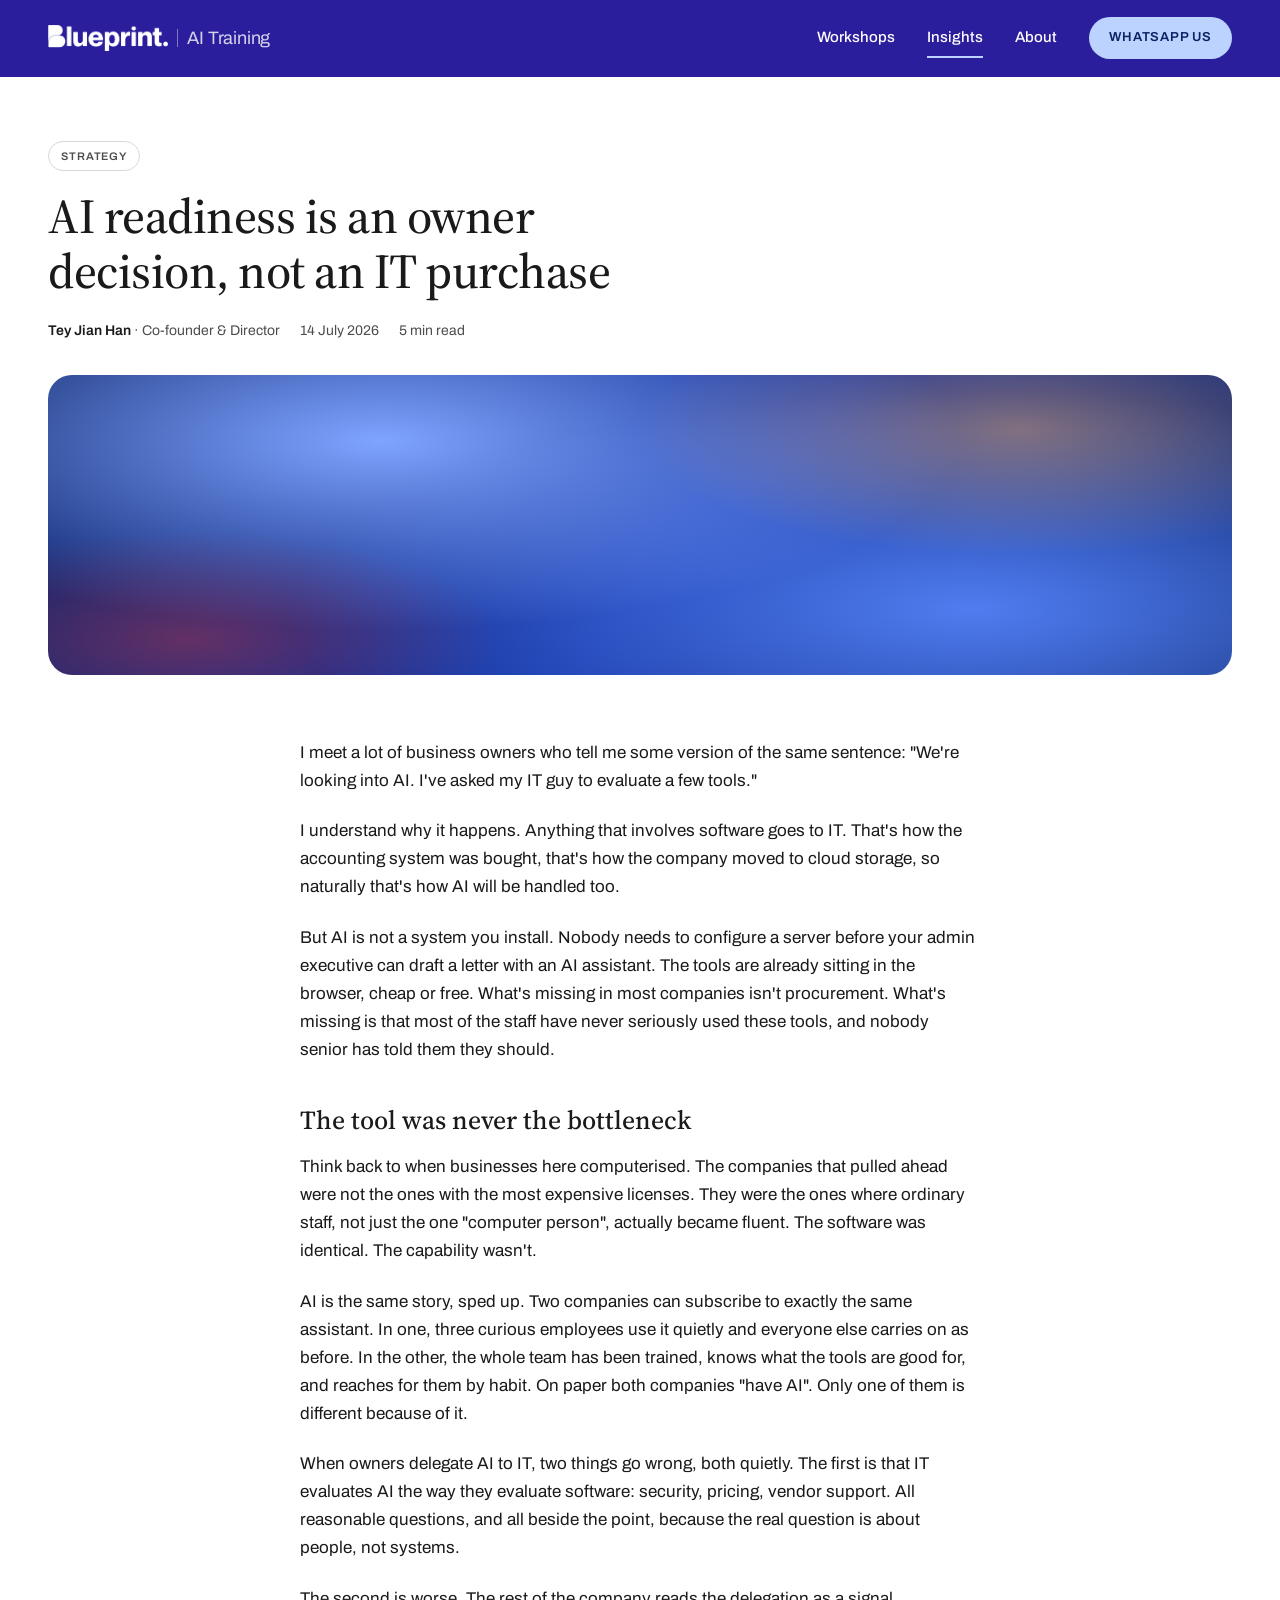
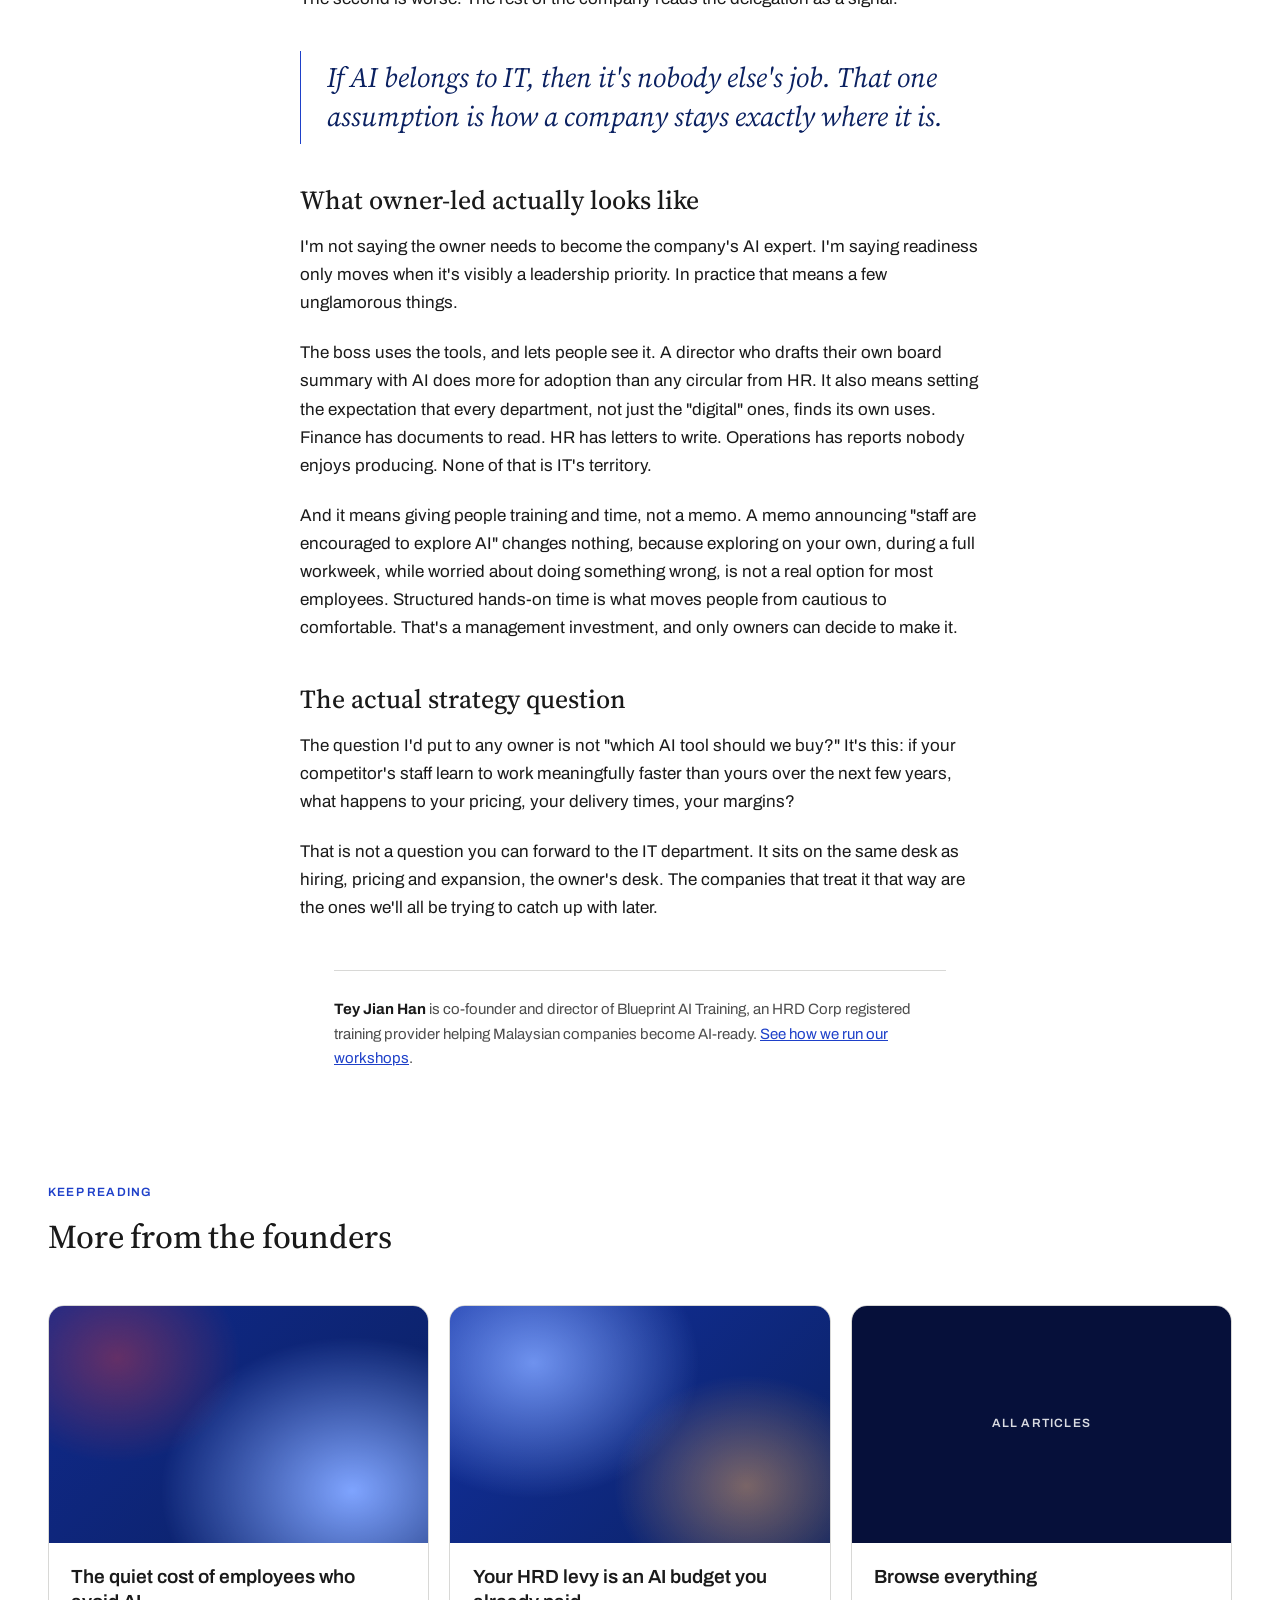
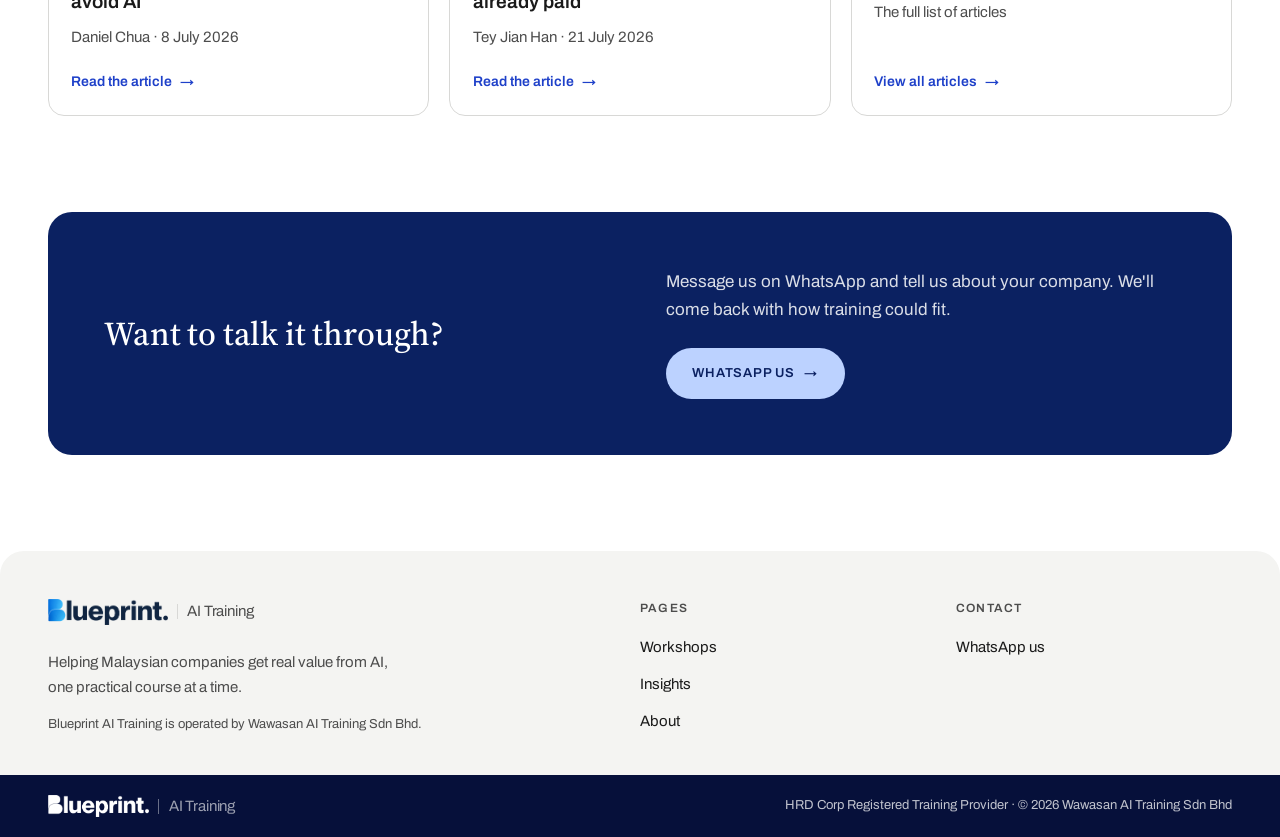
<file: insights/ai-readiness-is-an-owner-decision.html>
<!doctype html>
<html lang="en">
<head>
  <meta charset="utf-8">
  <meta name="viewport" content="width=device-width, initial-scale=1">
  <title>AI readiness is an owner decision, not an IT purchase | Blueprint AI Training</title>
  <meta name="description" content="Handing AI to the IT department feels responsible. It's also the surest way to make sure nothing changes. Why workforce AI readiness belongs on the owner's desk.">
  <meta property="og:type" content="article">
  <meta property="og:title" content="AI readiness is an owner decision, not an IT purchase">
  <meta property="og:description" content="Handing AI to the IT department feels responsible. It's also the surest way to make sure nothing changes.">
  <!-- REPLACE: set your live domain in og:image so WhatsApp link previews show the image -->
  <meta property="og:image" content="https://REPLACE-WITH-DOMAIN/assets/img/kl-dusk.jpg">
  <link rel="icon" type="image/svg+xml" href="../assets/favicon.svg">
  <link rel="preconnect" href="https://fonts.googleapis.com">
  <link rel="preconnect" href="https://fonts.gstatic.com" crossorigin>
  <link href="https://fonts.googleapis.com/css2?family=Archivo:wght@400;500;600;700&family=Source+Serif+4:ital,opsz,wght@0,8..60,400;0,8..60,500;1,8..60,400&display=swap" rel="stylesheet">
  <link rel="stylesheet" href="../css/styles.css?v=20260819b">
</head>
<body>

<header class="site-header">
  <div class="container">
    <a class="brand" href="../index.html" aria-label="Blueprint AI Training home">
      <img class="brand-logo" src="../assets/img/blueprint-logo.png" alt="Blueprint" width="590" height="128">
      <span>AI Training</span>
    </a>
    <button class="nav-toggle" aria-label="Menu" aria-expanded="false" aria-controls="site-nav">
      <span></span><span></span><span></span>
    </button>
    <nav class="site-nav" id="site-nav" aria-label="Main">
      <a href="../workshop.html">Workshops</a>
      <a href="../insights.html" aria-current="page">Insights</a>
      <a href="../about.html">About</a>
      <a class="btn btn--pill" href="https://wa.me/601153238181">WhatsApp us</a>
    </nav>
  </div>
</header>

<main>

  <section class="article-head container">
    <span class="tag tag--ghost">Strategy</span>
    <h1 class="display">AI readiness is an owner decision, not an IT purchase</h1>
    <div class="byline">
      <span><strong>Tey Jian Han</strong> &middot; Co-founder &amp; Director</span>
      <span>14 July 2026</span>
      <span>5 min read</span>
    </div>
  </section>

  <section class="container" aria-hidden="true">
    <div class="article-banner panel art"></div>
  </section>

  <article class="article-body">
    <div class="container">
      <div class="prose">
        <!-- EDIT: this article is written in your voice and bylined to you. Confirm or reword the
             first-person experience claims ("I meet a lot of business owners", etc.) before publishing. -->
        <p>I meet a lot of business owners who tell me some version of the same sentence: "We're looking into AI. I've asked my IT guy to evaluate a few tools."</p>

        <p>I understand why it happens. Anything that involves software goes to IT. That's how the accounting system was bought, that's how the company moved to cloud storage, so naturally that's how AI will be handled too.</p>

        <p>But AI is not a system you install. Nobody needs to configure a server before your admin executive can draft a letter with an AI assistant. The tools are already sitting in the browser, cheap or free. What's missing in most companies isn't procurement. What's missing is that most of the staff have never seriously used these tools, and nobody senior has told them they should.</p>

        <h2>The tool was never the bottleneck</h2>

        <p>Think back to when businesses here computerised. The companies that pulled ahead were not the ones with the most expensive licenses. They were the ones where ordinary staff, not just the one "computer person", actually became fluent. The software was identical. The capability wasn't.</p>

        <p>AI is the same story, sped up. Two companies can subscribe to exactly the same assistant. In one, three curious employees use it quietly and everyone else carries on as before. In the other, the whole team has been trained, knows what the tools are good for, and reaches for them by habit. On paper both companies "have AI". Only one of them is different because of it.</p>

        <p>When owners delegate AI to IT, two things go wrong, both quietly. The first is that IT evaluates AI the way they evaluate software: security, pricing, vendor support. All reasonable questions, and all beside the point, because the real question is about people, not systems.</p>

        <p>The second is worse. The rest of the company reads the delegation as a signal.</p>

        <blockquote class="pull-quote">If AI belongs to IT, then it's nobody else's job. That one assumption is how a company stays exactly where it is.</blockquote>

        <h2>What owner-led actually looks like</h2>

        <p>I'm not saying the owner needs to become the company's AI expert. I'm saying readiness only moves when it's visibly a leadership priority. In practice that means a few unglamorous things.</p>

        <p>The boss uses the tools, and lets people see it. A director who drafts their own board summary with AI does more for adoption than any circular from HR. It also means setting the expectation that every department, not just the "digital" ones, finds its own uses. Finance has documents to read. HR has letters to write. Operations has reports nobody enjoys producing. None of that is IT's territory.</p>

        <p>And it means giving people training and time, not a memo. A memo announcing "staff are encouraged to explore AI" changes nothing, because exploring on your own, during a full workweek, while worried about doing something wrong, is not a real option for most employees. Structured hands-on time is what moves people from cautious to comfortable. That's a management investment, and only owners can decide to make it.</p>

        <h2>The actual strategy question</h2>

        <p>The question I'd put to any owner is not "which AI tool should we buy?" It's this: if your competitor's staff learn to work meaningfully faster than yours over the next few years, what happens to your pricing, your delivery times, your margins?</p>

        <p>That is not a question you can forward to the IT department. It sits on the same desk as hiring, pricing and expansion, the owner's desk. The companies that treat it that way are the ones we'll all be trying to catch up with later.</p>
      </div>

      <div class="author-note">
        <p><strong>Tey Jian Han</strong> is co-founder and director of Blueprint AI Training, an HRD Corp registered training provider helping Malaysian companies become AI-ready. <a href="../workshop.html">See how we run our workshops</a>.</p>
      </div>
    </div>
  </article>

  <!-- Related -->
  <section class="section container">
    <div class="section-head">
      <span class="label label--blue">Keep reading</span>
      <h2 class="headline">More from the founders</h2>
    </div>
    <div class="card-grid card-grid--3">
      <a class="card" href="the-quiet-cost-of-employees-avoiding-ai.html">
        <div class="card-cover cover-b"></div>
        <div class="card-body">
          <h3 class="title">The quiet cost of employees who avoid AI</h3>
          <p class="card-meta">Daniel Chua &middot; 8 July 2026</p>
          <span class="arrow-link">Read the article <span class="arrow" aria-hidden="true">&rarr;</span></span>
        </div>
      </a>
      <a class="card" href="your-hrd-levy-is-an-ai-budget.html">
        <div class="card-cover cover-c"></div>
        <div class="card-body">
          <h3 class="title">Your HRD levy is an AI budget you already paid</h3>
          <p class="card-meta">Tey Jian Han &middot; 21 July 2026</p>
          <span class="arrow-link">Read the article <span class="arrow" aria-hidden="true">&rarr;</span></span>
        </div>
      </a>
      <a class="card" href="../insights.html">
        <div class="card-cover" style="background: var(--blue-deeper); display: flex; align-items: center; justify-content: center;">
          <span class="label label--light">All articles</span>
        </div>
        <div class="card-body">
          <h3 class="title">Browse everything</h3>
          <p class="card-meta">The full list of articles</p>
          <span class="arrow-link">View all articles <span class="arrow" aria-hidden="true">&rarr;</span></span>
        </div>
      </a>
    </div>
  </section>

  <!-- Assist -->
  <section class="section container" id="contact">
    <div class="panel panel--deep panel-split">
      <h2 class="headline">Want to talk it through?</h2>
      <div>
        <p>Message us on WhatsApp and tell us about your company. We'll come back with how training could fit.</p>
        <a class="btn btn--pill" href="https://wa.me/601153238181">WhatsApp us <span class="arrow" aria-hidden="true">&rarr;</span></a>
      </div>
    </div>
  </section>

</main>

<footer class="site-footer">
  <div class="footer-main">
    <div class="container">
      <div class="footer-grid">
        <div>
          <a class="brand" href="../index.html">
            <img class="brand-logo" src="../assets/img/blueprint-logo.png" alt="Blueprint" width="590" height="128">
            <span>AI Training</span>
          </a>
          <p class="footer-mission">Helping Malaysian companies get real value from AI, one practical course at a time.</p>
          <!-- VERIFY: add company registration no. when confirmed -->
          <p class="footer-legal">Blueprint AI Training is operated by Wawasan AI Training Sdn Bhd.</p>
        </div>
        <div>
          <h4>Pages</h4>
          <ul>
            <li><a href="../workshop.html">Workshops</a></li>
            <li><a href="../insights.html">Insights</a></li>
            <li><a href="../about.html">About</a></li>
          </ul>
        </div>
        <div>
          <h4>Contact</h4>
          <ul>
            <li><a href="https://wa.me/601153238181">WhatsApp us</a></li>
            <!-- REPLACE: add email / phone / address when finalised -->
          </ul>
        </div>
      </div>
    </div>
  </div>
  <div class="footer-bar">
    <div class="container">
      <a class="brand" href="../index.html">
        <img class="brand-logo" src="../assets/img/blueprint-logo.png" alt="Blueprint" width="590" height="128">
        <span>AI Training</span>
      </a>
      <!-- VERIFY: exact HRD Corp registration wording -->
      <p>HRD Corp Registered Training Provider &middot; &copy; 2026 Wawasan AI Training Sdn Bhd</p>
    </div>
  </div>
</footer>

<script src="../js/main.js"></script>
</body>
</html>
</file>
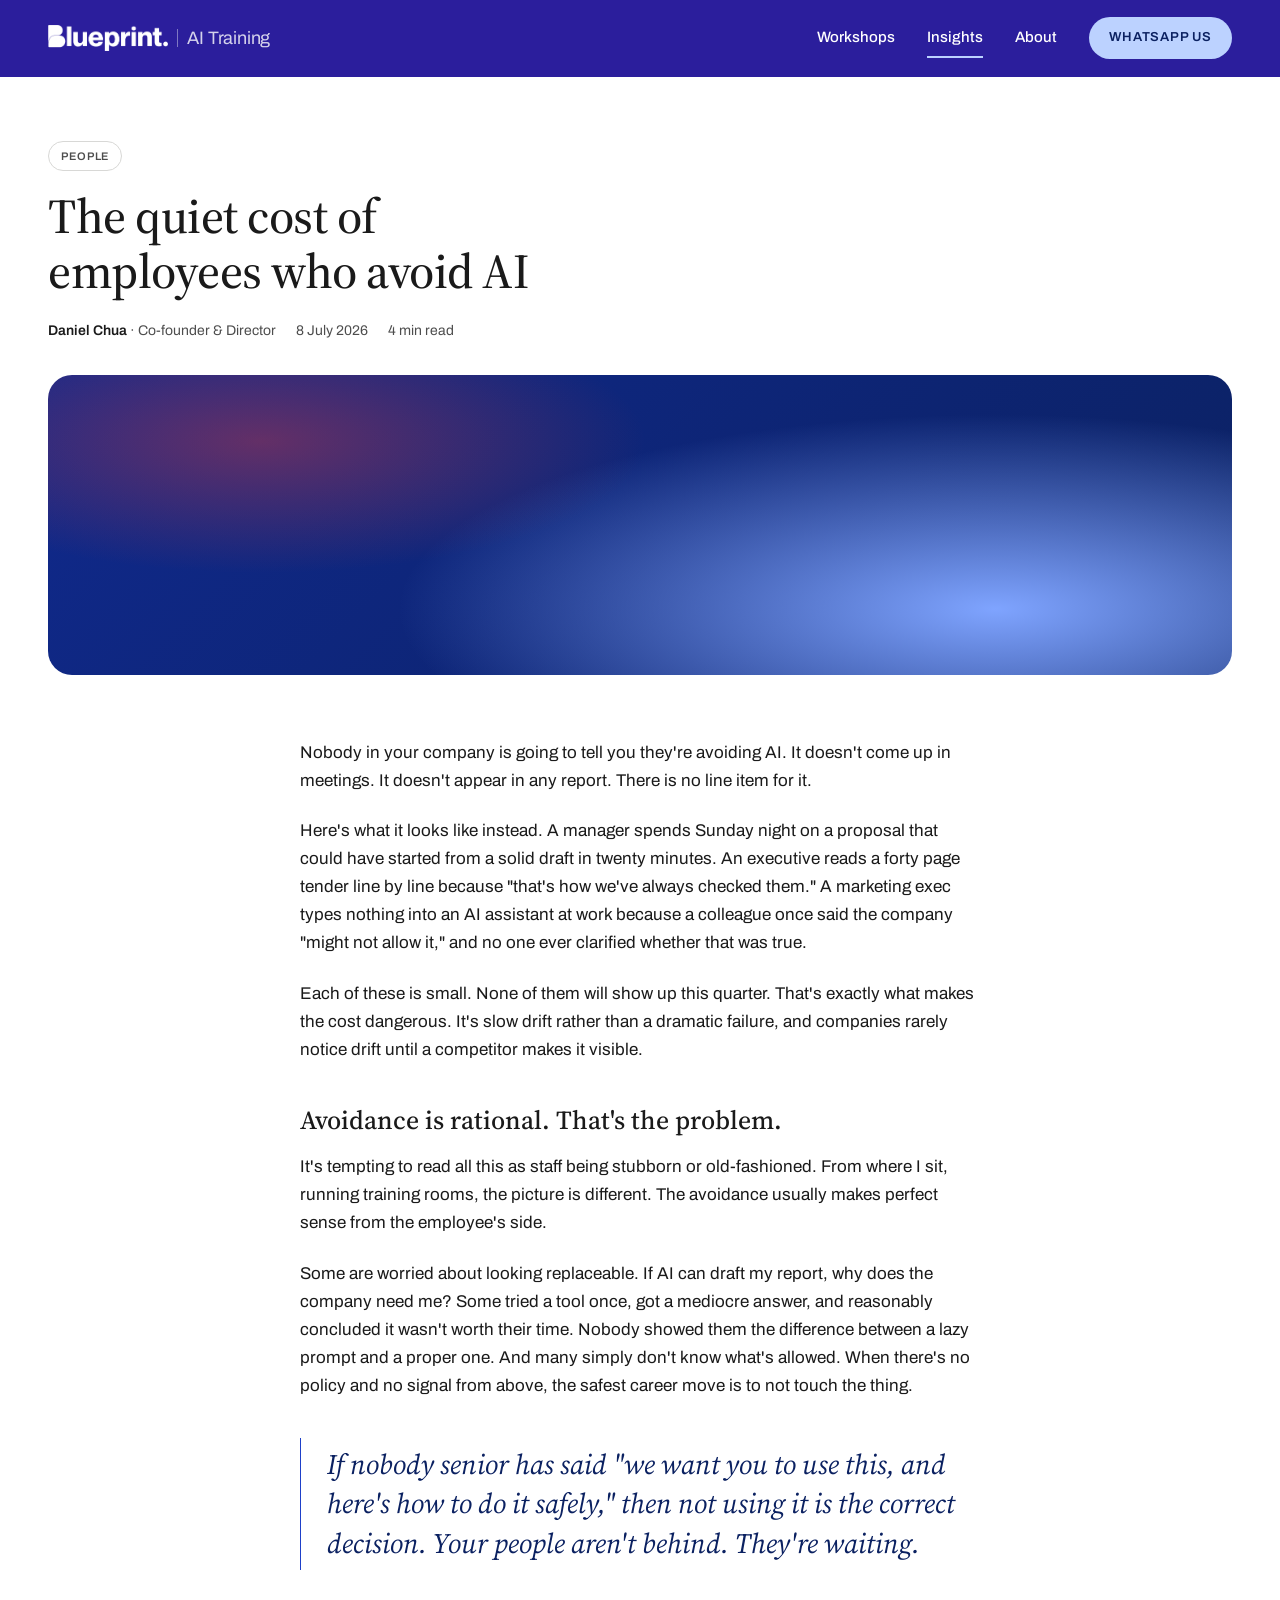
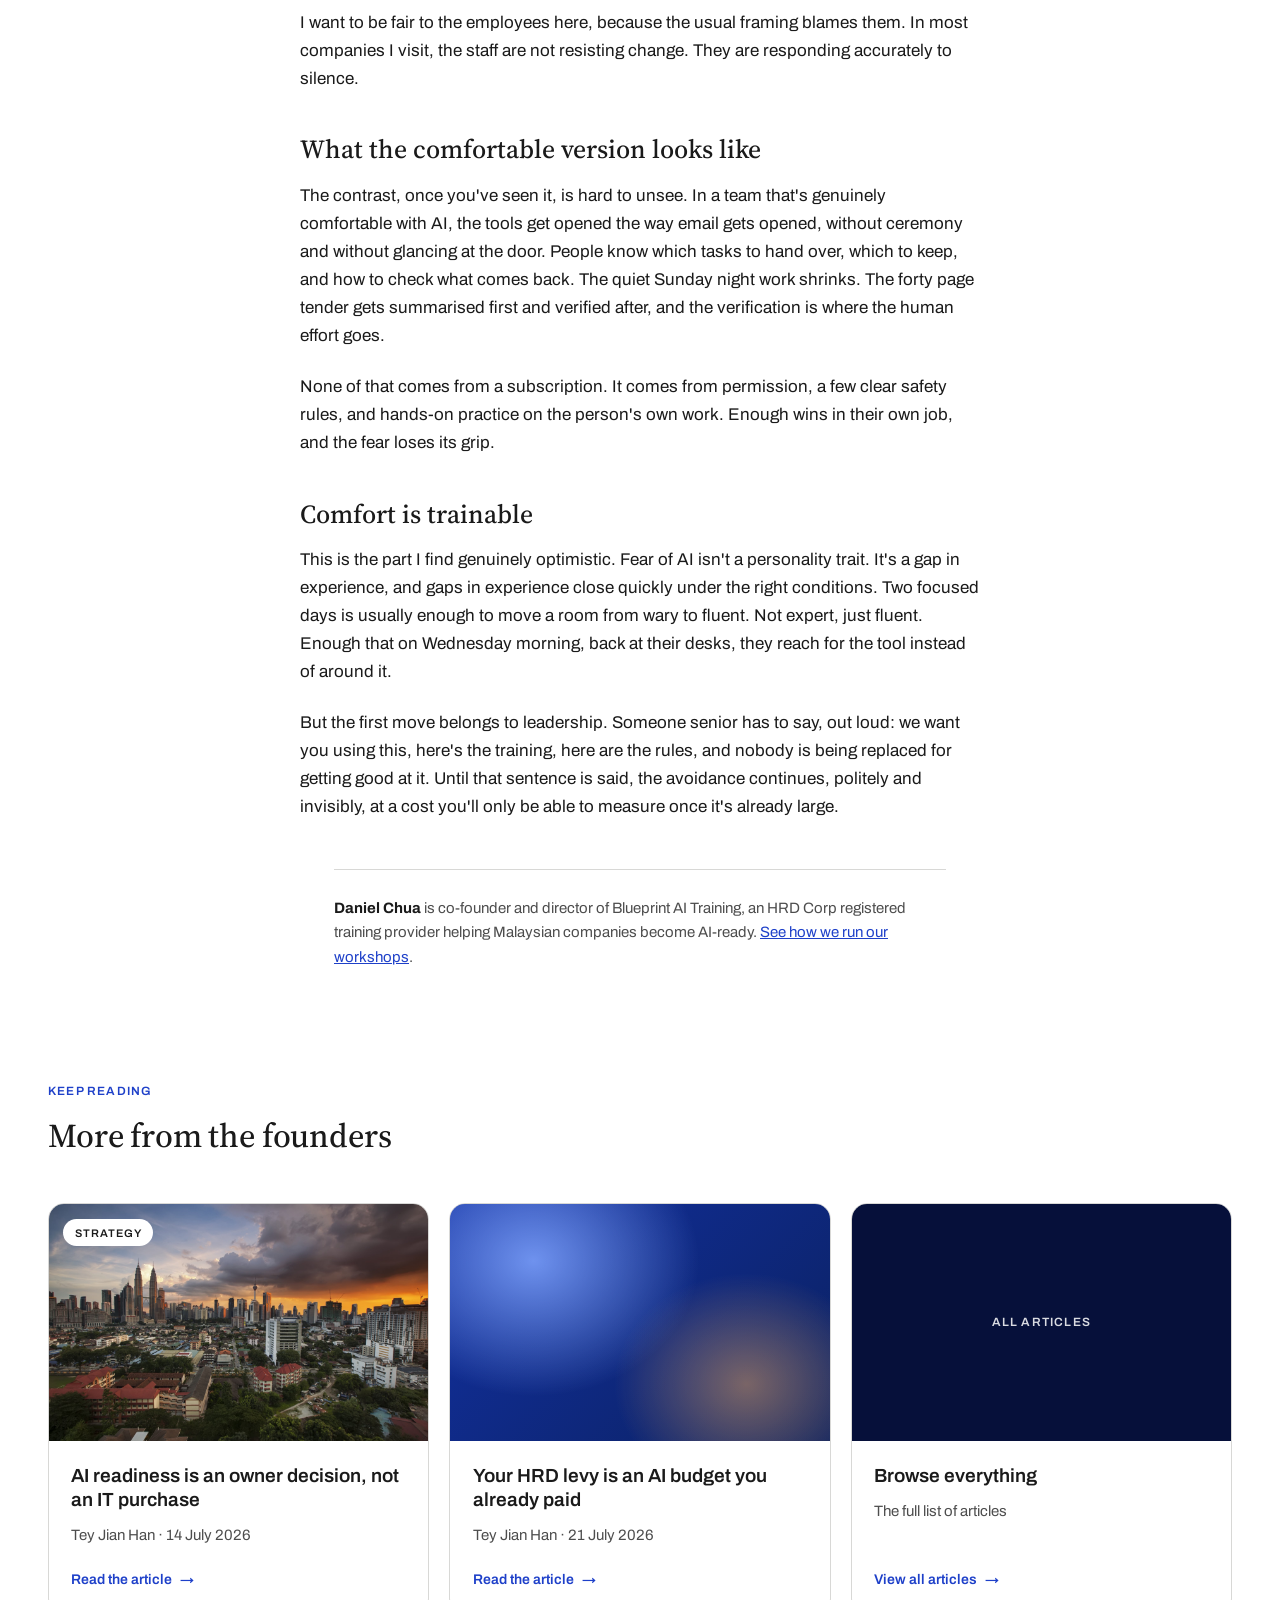
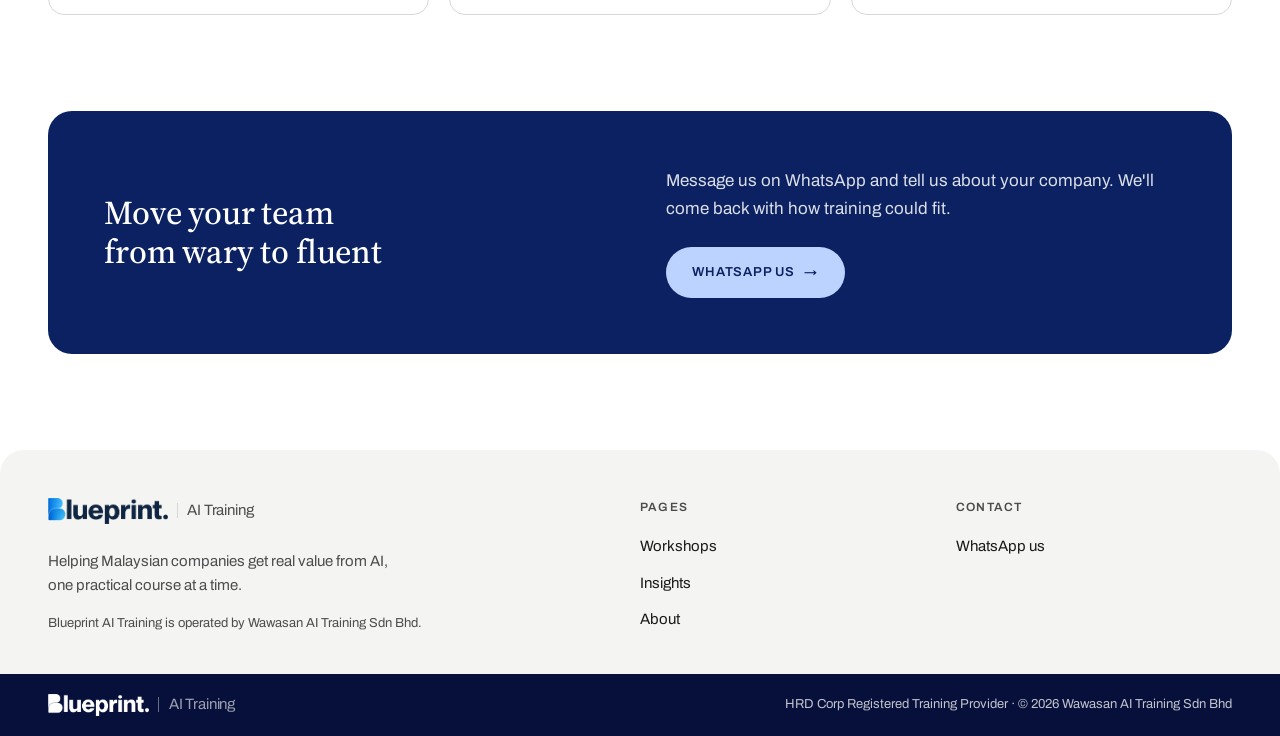
<file: insights/the-quiet-cost-of-employees-avoiding-ai.html>
<!doctype html>
<html lang="en">
<head>
  <meta charset="utf-8">
  <meta name="viewport" content="width=device-width, initial-scale=1">
  <title>The quiet cost of employees who avoid AI | Blueprint AI Training</title>
  <meta name="description" content="Nobody announces they're avoiding AI. It shows up as Sunday night proposals and slow drift. Why avoidance is rational, until leadership makes it safe not to be.">
  <meta property="og:type" content="article">
  <meta property="og:title" content="The quiet cost of employees who avoid AI">
  <meta property="og:description" content="Nobody announces they're avoiding AI. It shows up as Sunday night proposals and slow drift.">
  <!-- REPLACE: set your live domain in og:image so WhatsApp link previews show the image -->
  <meta property="og:image" content="https://REPLACE-WITH-DOMAIN/assets/img/kl-dusk.jpg">
  <link rel="icon" type="image/svg+xml" href="../assets/favicon.svg">
  <link rel="preconnect" href="https://fonts.googleapis.com">
  <link rel="preconnect" href="https://fonts.gstatic.com" crossorigin>
  <link href="https://fonts.googleapis.com/css2?family=Archivo:wght@400;500;600;700&family=Source+Serif+4:ital,opsz,wght@0,8..60,400;0,8..60,500;1,8..60,400&display=swap" rel="stylesheet">
  <link rel="stylesheet" href="../css/styles.css?v=20260819b">
</head>
<body>

<header class="site-header">
  <div class="container">
    <a class="brand" href="../index.html" aria-label="Blueprint AI Training home">
      <img class="brand-logo" src="../assets/img/blueprint-logo.png" alt="Blueprint" width="590" height="128">
      <span>AI Training</span>
    </a>
    <button class="nav-toggle" aria-label="Menu" aria-expanded="false" aria-controls="site-nav">
      <span></span><span></span><span></span>
    </button>
    <nav class="site-nav" id="site-nav" aria-label="Main">
      <a href="../workshop.html">Workshops</a>
      <a href="../insights.html" aria-current="page">Insights</a>
      <a href="../about.html">About</a>
      <a class="btn btn--pill" href="https://wa.me/601153238181">WhatsApp us</a>
    </nav>
  </div>
</header>

<main>

  <section class="article-head container">
    <span class="tag tag--ghost">People</span>
    <h1 class="display">The quiet cost of employees who avoid AI</h1>
    <div class="byline">
      <span><strong>Daniel Chua</strong> &middot; Co-founder &amp; Director</span>
      <span>8 July 2026</span>
      <span>4 min read</span>
    </div>
  </section>

  <section class="container" aria-hidden="true">
    <div class="article-banner panel cover-b"></div>
  </section>

  <article class="article-body">
    <div class="container">
      <div class="prose">
        <!-- EDIT: this article is written in your voice and bylined to you. Confirm or reword the
             first-person experience claims ("From where I sit, running training rooms", etc.) before publishing. -->
        <p>Nobody in your company is going to tell you they're avoiding AI. It doesn't come up in meetings. It doesn't appear in any report. There is no line item for it.</p>

        <p>Here's what it looks like instead. A manager spends Sunday night on a proposal that could have started from a solid draft in twenty minutes. An executive reads a forty page tender line by line because "that's how we've always checked them." A marketing exec types nothing into an AI assistant at work because a colleague once said the company "might not allow it," and no one ever clarified whether that was true.</p>

        <p>Each of these is small. None of them will show up this quarter. That's exactly what makes the cost dangerous. It's slow drift rather than a dramatic failure, and companies rarely notice drift until a competitor makes it visible.</p>

        <h2>Avoidance is rational. That's the problem.</h2>

        <p>It's tempting to read all this as staff being stubborn or old-fashioned. From where I sit, running training rooms, the picture is different. The avoidance usually makes perfect sense from the employee's side.</p>

        <p>Some are worried about looking replaceable. If AI can draft my report, why does the company need me? Some tried a tool once, got a mediocre answer, and reasonably concluded it wasn't worth their time. Nobody showed them the difference between a lazy prompt and a proper one. And many simply don't know what's allowed. When there's no policy and no signal from above, the safest career move is to not touch the thing.</p>

        <blockquote class="pull-quote">If nobody senior has said "we want you to use this, and here's how to do it safely," then not using it is the correct decision. Your people aren't behind. They're waiting.</blockquote>

        <p>I want to be fair to the employees here, because the usual framing blames them. In most companies I visit, the staff are not resisting change. They are responding accurately to silence.</p>

        <h2>What the comfortable version looks like</h2>

        <p>The contrast, once you've seen it, is hard to unsee. In a team that's genuinely comfortable with AI, the tools get opened the way email gets opened, without ceremony and without glancing at the door. People know which tasks to hand over, which to keep, and how to check what comes back. The quiet Sunday night work shrinks. The forty page tender gets summarised first and verified after, and the verification is where the human effort goes.</p>

        <p>None of that comes from a subscription. It comes from permission, a few clear safety rules, and hands-on practice on the person's own work. Enough wins in their own job, and the fear loses its grip.</p>

        <h2>Comfort is trainable</h2>

        <p>This is the part I find genuinely optimistic. Fear of AI isn't a personality trait. It's a gap in experience, and gaps in experience close quickly under the right conditions. Two focused days is usually enough to move a room from wary to fluent. Not expert, just fluent. Enough that on Wednesday morning, back at their desks, they reach for the tool instead of around it.</p>

        <p>But the first move belongs to leadership. Someone senior has to say, out loud: we want you using this, here's the training, here are the rules, and nobody is being replaced for getting good at it. Until that sentence is said, the avoidance continues, politely and invisibly, at a cost you'll only be able to measure once it's already large.</p>
      </div>

      <div class="author-note">
        <p><strong>Daniel Chua</strong> is co-founder and director of Blueprint AI Training, an HRD Corp registered training provider helping Malaysian companies become AI-ready. <a href="../workshop.html">See how we run our workshops</a>.</p>
      </div>
    </div>
  </article>

  <!-- Related -->
  <section class="section container">
    <div class="section-head">
      <span class="label label--blue">Keep reading</span>
      <h2 class="headline">More from the founders</h2>
    </div>
    <div class="card-grid card-grid--3">
      <a class="card" href="ai-readiness-is-an-owner-decision.html">
        <div class="card-cover">
          <img src="../assets/img/kl-dusk.jpg" alt="">
          <span class="tag">Strategy</span>
        </div>
        <div class="card-body">
          <h3 class="title">AI readiness is an owner decision, not an IT purchase</h3>
          <p class="card-meta">Tey Jian Han &middot; 14 July 2026</p>
          <span class="arrow-link">Read the article <span class="arrow" aria-hidden="true">&rarr;</span></span>
        </div>
      </a>
      <a class="card" href="your-hrd-levy-is-an-ai-budget.html">
        <div class="card-cover cover-c"></div>
        <div class="card-body">
          <h3 class="title">Your HRD levy is an AI budget you already paid</h3>
          <p class="card-meta">Tey Jian Han &middot; 21 July 2026</p>
          <span class="arrow-link">Read the article <span class="arrow" aria-hidden="true">&rarr;</span></span>
        </div>
      </a>
      <a class="card" href="../insights.html">
        <div class="card-cover" style="background: var(--blue-deeper); display: flex; align-items: center; justify-content: center;">
          <span class="label label--light">All articles</span>
        </div>
        <div class="card-body">
          <h3 class="title">Browse everything</h3>
          <p class="card-meta">The full list of articles</p>
          <span class="arrow-link">View all articles <span class="arrow" aria-hidden="true">&rarr;</span></span>
        </div>
      </a>
    </div>
  </section>

  <!-- Assist -->
  <section class="section container" id="contact">
    <div class="panel panel--deep panel-split">
      <h2 class="headline">Move your team from wary to fluent</h2>
      <div>
        <p>Message us on WhatsApp and tell us about your company. We'll come back with how training could fit.</p>
        <a class="btn btn--pill" href="https://wa.me/601153238181">WhatsApp us <span class="arrow" aria-hidden="true">&rarr;</span></a>
      </div>
    </div>
  </section>

</main>

<footer class="site-footer">
  <div class="footer-main">
    <div class="container">
      <div class="footer-grid">
        <div>
          <a class="brand" href="../index.html">
            <img class="brand-logo" src="../assets/img/blueprint-logo.png" alt="Blueprint" width="590" height="128">
            <span>AI Training</span>
          </a>
          <p class="footer-mission">Helping Malaysian companies get real value from AI, one practical course at a time.</p>
          <!-- VERIFY: add company registration no. when confirmed -->
          <p class="footer-legal">Blueprint AI Training is operated by Wawasan AI Training Sdn Bhd.</p>
        </div>
        <div>
          <h4>Pages</h4>
          <ul>
            <li><a href="../workshop.html">Workshops</a></li>
            <li><a href="../insights.html">Insights</a></li>
            <li><a href="../about.html">About</a></li>
          </ul>
        </div>
        <div>
          <h4>Contact</h4>
          <ul>
            <li><a href="https://wa.me/601153238181">WhatsApp us</a></li>
            <!-- REPLACE: add email / phone / address when finalised -->
          </ul>
        </div>
      </div>
    </div>
  </div>
  <div class="footer-bar">
    <div class="container">
      <a class="brand" href="../index.html">
        <img class="brand-logo" src="../assets/img/blueprint-logo.png" alt="Blueprint" width="590" height="128">
        <span>AI Training</span>
      </a>
      <!-- VERIFY: exact HRD Corp registration wording -->
      <p>HRD Corp Registered Training Provider &middot; &copy; 2026 Wawasan AI Training Sdn Bhd</p>
    </div>
  </div>
</footer>

<script src="../js/main.js"></script>
</body>
</html>
</file>
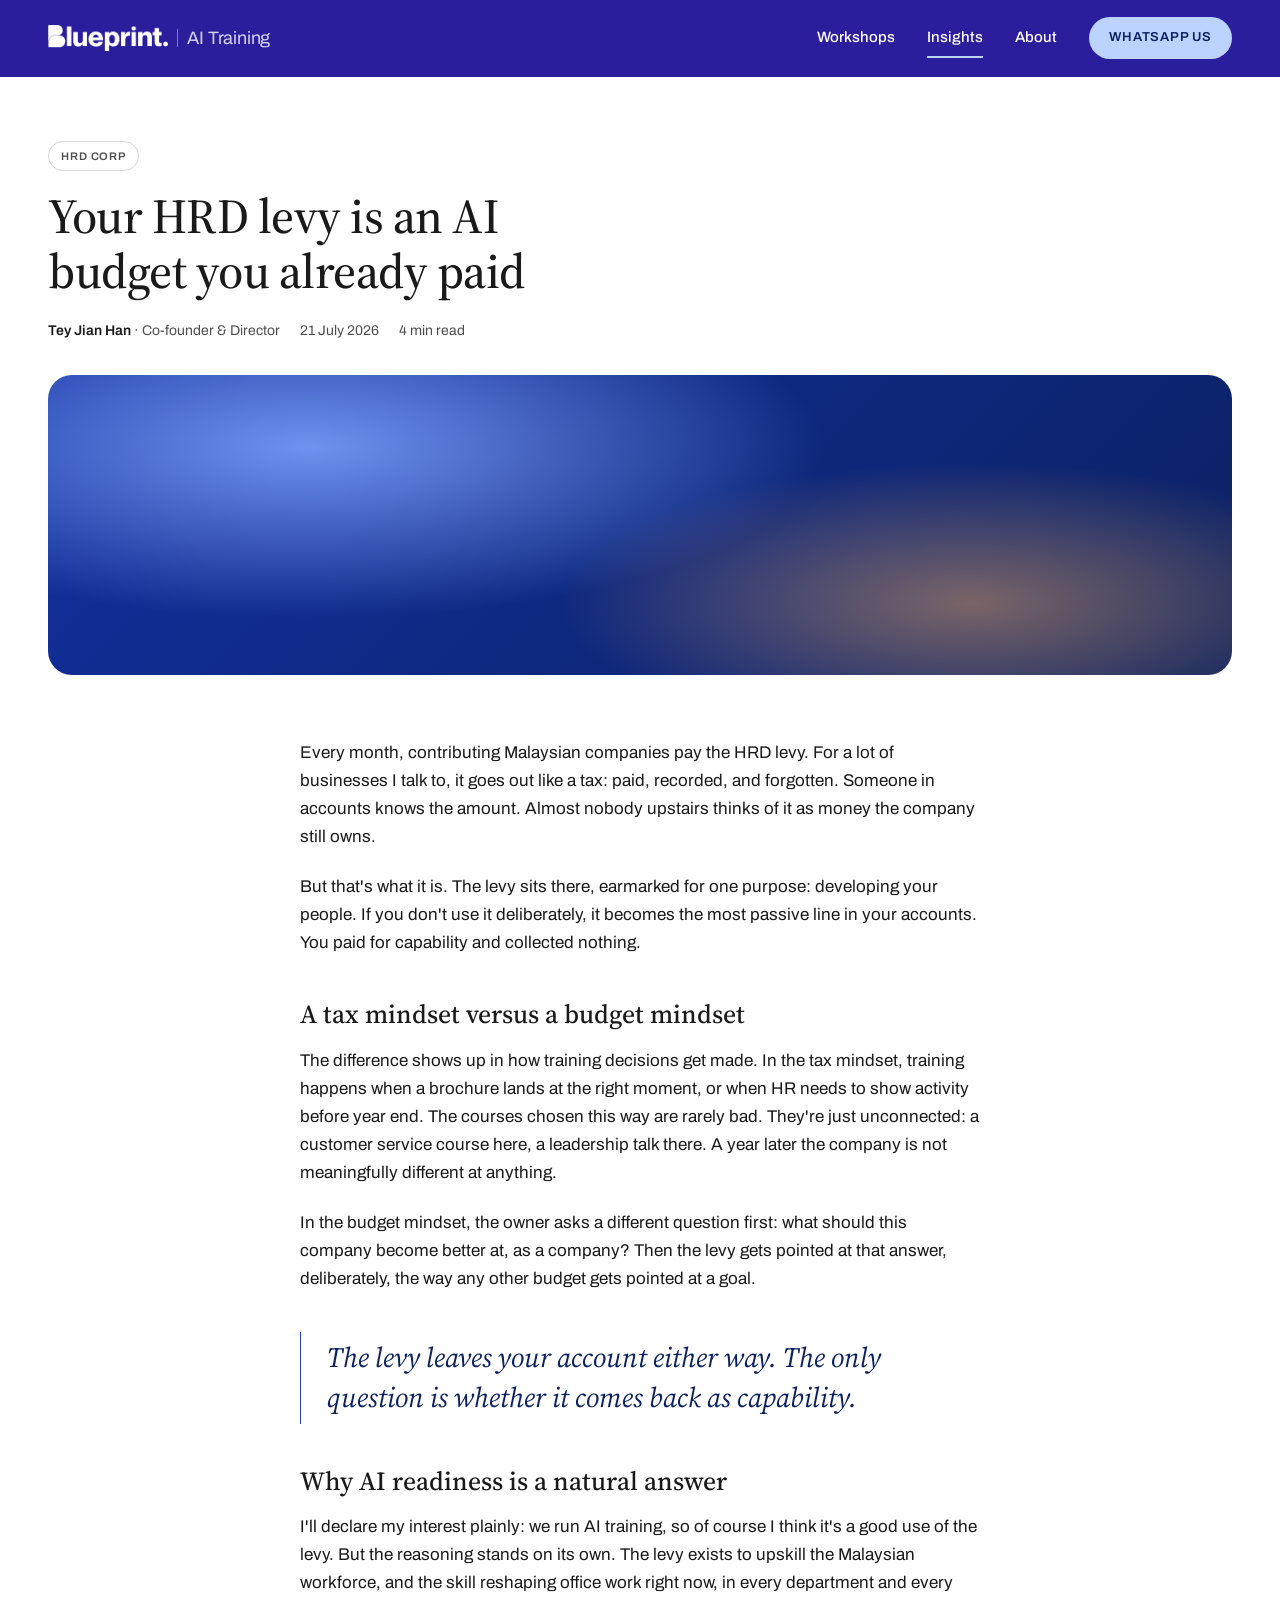
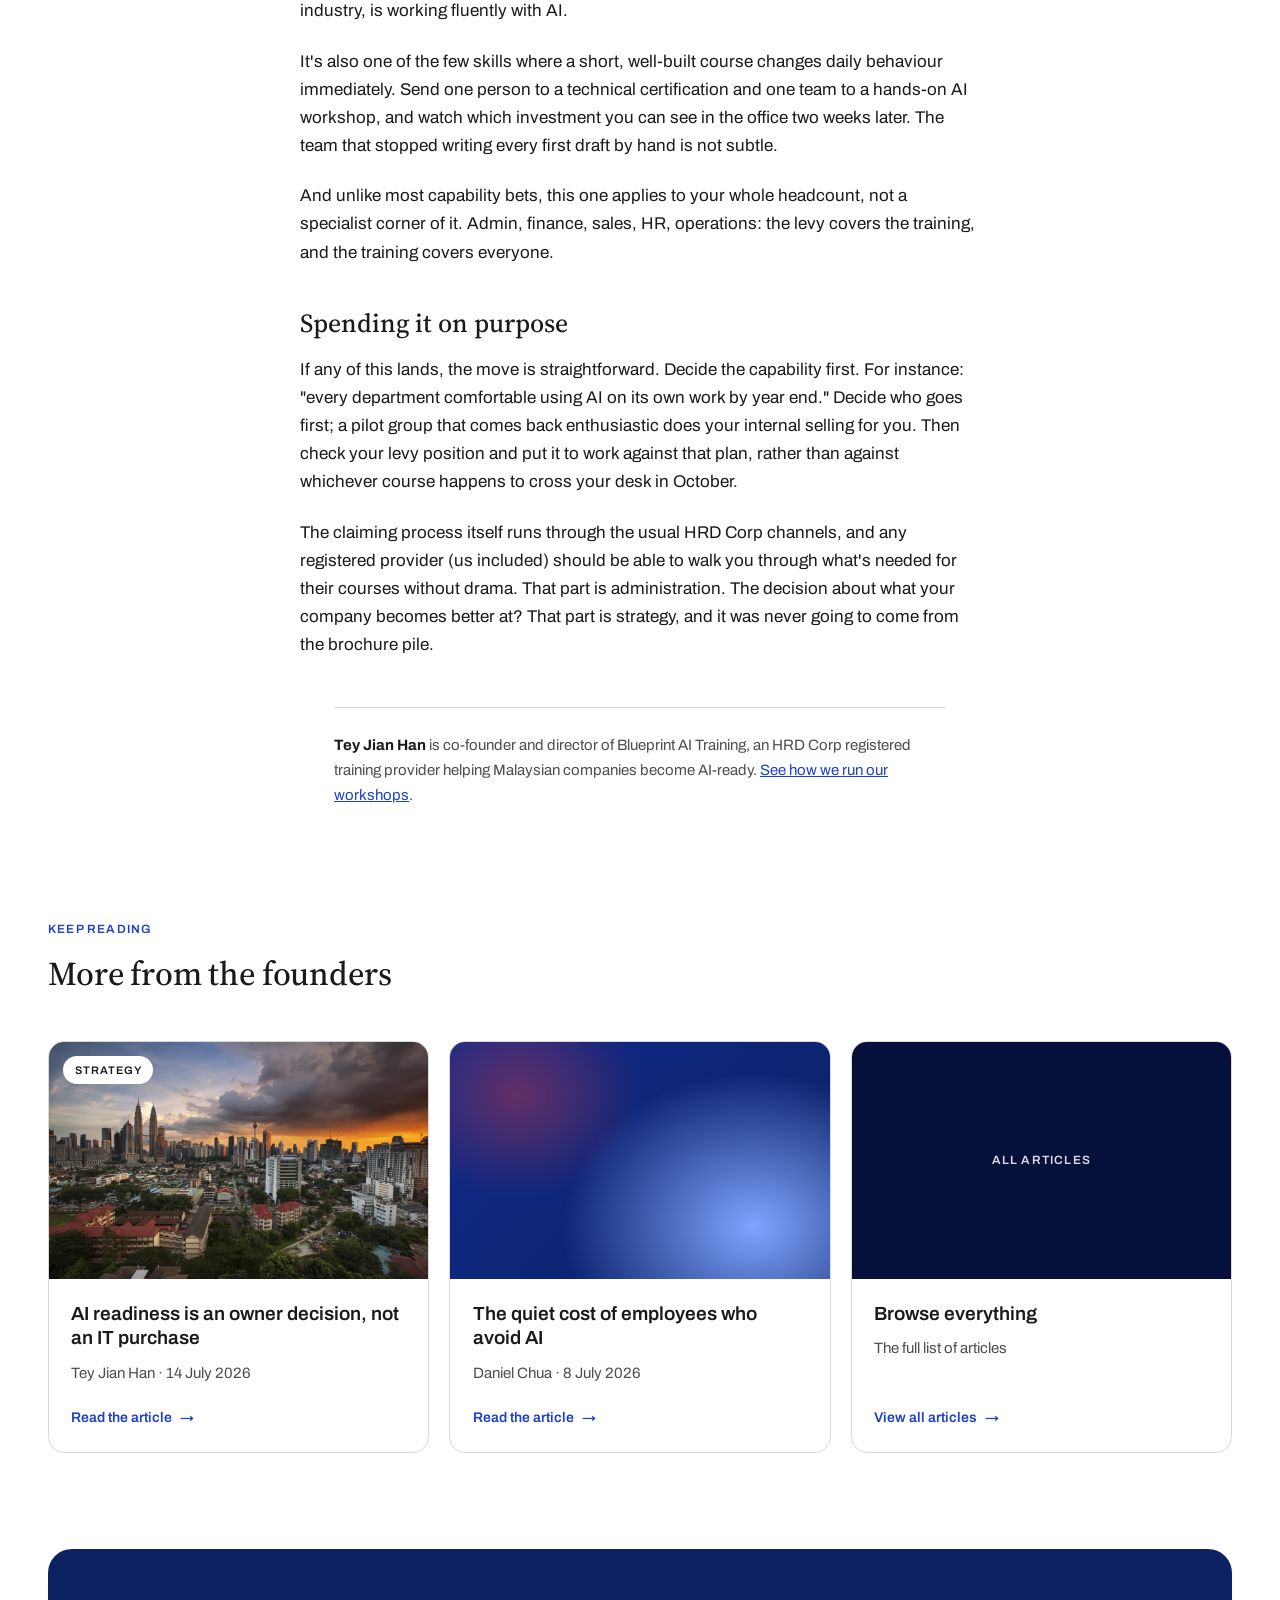
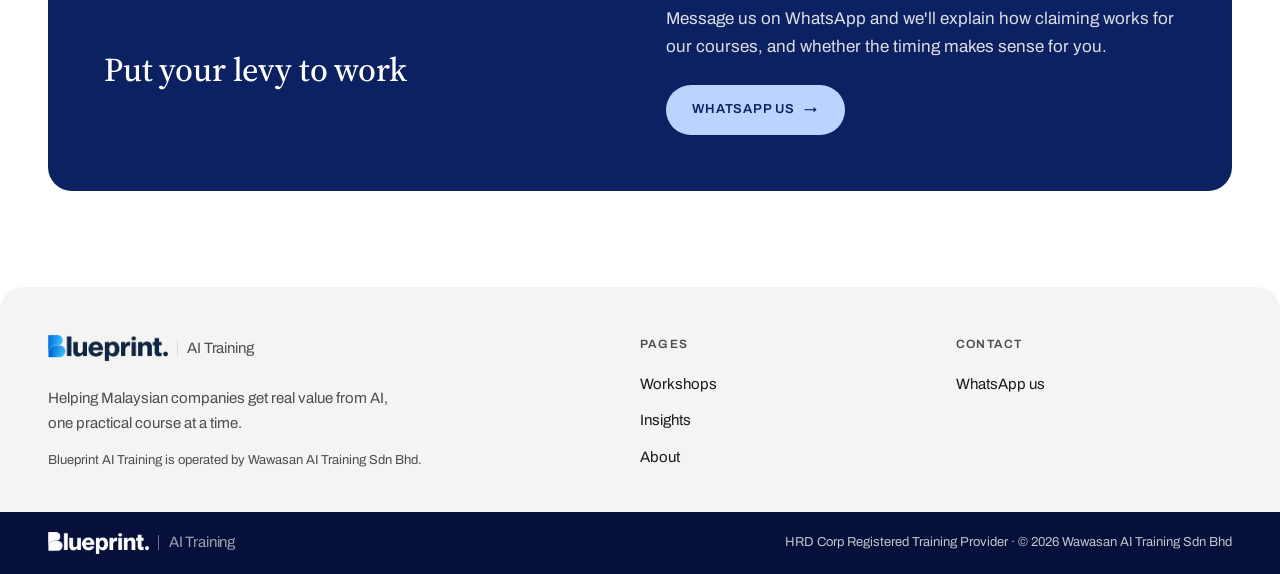
<file: insights/your-hrd-levy-is-an-ai-budget.html>
<!doctype html>
<html lang="en">
<head>
  <meta charset="utf-8">
  <meta name="viewport" content="width=device-width, initial-scale=1">
  <title>Your HRD levy is an AI budget you already paid | Blueprint AI Training</title>
  <meta name="description" content="The HRD levy leaves your account every month either way. The only question is whether it comes back as capability. On spending it deliberately instead of reactively.">
  <meta property="og:type" content="article">
  <meta property="og:title" content="Your HRD levy is an AI budget you already paid">
  <meta property="og:description" content="The levy leaves your account either way. The only question is whether it comes back as capability.">
  <!-- REPLACE: set your live domain in og:image so WhatsApp link previews show the image -->
  <meta property="og:image" content="https://REPLACE-WITH-DOMAIN/assets/img/kl-dusk.jpg">
  <link rel="icon" type="image/svg+xml" href="../assets/favicon.svg">
  <link rel="preconnect" href="https://fonts.googleapis.com">
  <link rel="preconnect" href="https://fonts.gstatic.com" crossorigin>
  <link href="https://fonts.googleapis.com/css2?family=Archivo:wght@400;500;600;700&family=Source+Serif+4:ital,opsz,wght@0,8..60,400;0,8..60,500;1,8..60,400&display=swap" rel="stylesheet">
  <link rel="stylesheet" href="../css/styles.css?v=20260819b">
</head>
<body>

<header class="site-header">
  <div class="container">
    <a class="brand" href="../index.html" aria-label="Blueprint AI Training home">
      <img class="brand-logo" src="../assets/img/blueprint-logo.png" alt="Blueprint" width="590" height="128">
      <span>AI Training</span>
    </a>
    <button class="nav-toggle" aria-label="Menu" aria-expanded="false" aria-controls="site-nav">
      <span></span><span></span><span></span>
    </button>
    <nav class="site-nav" id="site-nav" aria-label="Main">
      <a href="../workshop.html">Workshops</a>
      <a href="../insights.html" aria-current="page">Insights</a>
      <a href="../about.html">About</a>
      <a class="btn btn--pill" href="https://wa.me/601153238181">WhatsApp us</a>
    </nav>
  </div>
</header>

<main>

  <section class="article-head container">
    <span class="tag tag--ghost">HRD Corp</span>
    <h1 class="display">Your HRD levy is an AI budget you already paid</h1>
    <div class="byline">
      <span><strong>Tey Jian Han</strong> &middot; Co-founder &amp; Director</span>
      <span>21 July 2026</span>
      <span>4 min read</span>
    </div>
  </section>

  <section class="container" aria-hidden="true">
    <div class="article-banner panel cover-c"></div>
  </section>

  <article class="article-body">
    <div class="container">
      <div class="prose">
        <!-- VERIFY: this article deliberately avoids quoting levy rates, claim percentages, or scheme names.
             Founders should check current HRD Corp terms before adding any specifics. -->
        <!-- EDIT: this article is written in your voice and bylined to you. Confirm or reword the
             first-person experience claims ("businesses I talk to", etc.) before publishing. -->
        <p>Every month, contributing Malaysian companies pay the HRD levy. For a lot of businesses I talk to, it goes out like a tax: paid, recorded, and forgotten. Someone in accounts knows the amount. Almost nobody upstairs thinks of it as money the company still owns.</p>

        <p>But that's what it is. The levy sits there, earmarked for one purpose: developing your people. If you don't use it deliberately, it becomes the most passive line in your accounts. You paid for capability and collected nothing.</p>

        <h2>A tax mindset versus a budget mindset</h2>

        <p>The difference shows up in how training decisions get made. In the tax mindset, training happens when a brochure lands at the right moment, or when HR needs to show activity before year end. The courses chosen this way are rarely bad. They're just unconnected: a customer service course here, a leadership talk there. A year later the company is not meaningfully different at anything.</p>

        <p>In the budget mindset, the owner asks a different question first: what should this company become better at, as a company? Then the levy gets pointed at that answer, deliberately, the way any other budget gets pointed at a goal.</p>

        <blockquote class="pull-quote">The levy leaves your account either way. The only question is whether it comes back as capability.</blockquote>

        <h2>Why AI readiness is a natural answer</h2>

        <p>I'll declare my interest plainly: we run AI training, so of course I think it's a good use of the levy. But the reasoning stands on its own. The levy exists to upskill the Malaysian workforce, and the skill reshaping office work right now, in every department and every industry, is working fluently with AI.</p>

        <p>It's also one of the few skills where a short, well-built course changes daily behaviour immediately. Send one person to a technical certification and one team to a hands-on AI workshop, and watch which investment you can see in the office two weeks later. The team that stopped writing every first draft by hand is not subtle.</p>

        <p>And unlike most capability bets, this one applies to your whole headcount, not a specialist corner of it. Admin, finance, sales, HR, operations: the levy covers the training, and the training covers everyone.</p>

        <h2>Spending it on purpose</h2>

        <p>If any of this lands, the move is straightforward. Decide the capability first. For instance: "every department comfortable using AI on its own work by year end." Decide who goes first; a pilot group that comes back enthusiastic does your internal selling for you. Then check your levy position and put it to work against that plan, rather than against whichever course happens to cross your desk in October.</p>

        <p>The claiming process itself runs through the usual HRD Corp channels, and any registered provider (us included) should be able to walk you through what's needed for their courses without drama. That part is administration. The decision about what your company becomes better at? That part is strategy, and it was never going to come from the brochure pile.</p>
      </div>

      <div class="author-note">
        <p><strong>Tey Jian Han</strong> is co-founder and director of Blueprint AI Training, an HRD Corp registered training provider helping Malaysian companies become AI-ready. <a href="../workshop.html">See how we run our workshops</a>.</p>
      </div>
    </div>
  </article>

  <!-- Related -->
  <section class="section container">
    <div class="section-head">
      <span class="label label--blue">Keep reading</span>
      <h2 class="headline">More from the founders</h2>
    </div>
    <div class="card-grid card-grid--3">
      <a class="card" href="ai-readiness-is-an-owner-decision.html">
        <div class="card-cover">
          <img src="../assets/img/kl-dusk.jpg" alt="">
          <span class="tag">Strategy</span>
        </div>
        <div class="card-body">
          <h3 class="title">AI readiness is an owner decision, not an IT purchase</h3>
          <p class="card-meta">Tey Jian Han &middot; 14 July 2026</p>
          <span class="arrow-link">Read the article <span class="arrow" aria-hidden="true">&rarr;</span></span>
        </div>
      </a>
      <a class="card" href="the-quiet-cost-of-employees-avoiding-ai.html">
        <div class="card-cover cover-b"></div>
        <div class="card-body">
          <h3 class="title">The quiet cost of employees who avoid AI</h3>
          <p class="card-meta">Daniel Chua &middot; 8 July 2026</p>
          <span class="arrow-link">Read the article <span class="arrow" aria-hidden="true">&rarr;</span></span>
        </div>
      </a>
      <a class="card" href="../insights.html">
        <div class="card-cover" style="background: var(--blue-deeper); display: flex; align-items: center; justify-content: center;">
          <span class="label label--light">All articles</span>
        </div>
        <div class="card-body">
          <h3 class="title">Browse everything</h3>
          <p class="card-meta">The full list of articles</p>
          <span class="arrow-link">View all articles <span class="arrow" aria-hidden="true">&rarr;</span></span>
        </div>
      </a>
    </div>
  </section>

  <!-- Assist -->
  <section class="section container" id="contact">
    <div class="panel panel--deep panel-split">
      <h2 class="headline">Put your levy to work</h2>
      <div>
        <p>Message us on WhatsApp and we'll explain how claiming works for our courses, and whether the timing makes sense for you.</p>
        <a class="btn btn--pill" href="https://wa.me/601153238181">WhatsApp us <span class="arrow" aria-hidden="true">&rarr;</span></a>
      </div>
    </div>
  </section>

</main>

<footer class="site-footer">
  <div class="footer-main">
    <div class="container">
      <div class="footer-grid">
        <div>
          <a class="brand" href="../index.html">
            <img class="brand-logo" src="../assets/img/blueprint-logo.png" alt="Blueprint" width="590" height="128">
            <span>AI Training</span>
          </a>
          <p class="footer-mission">Helping Malaysian companies get real value from AI, one practical course at a time.</p>
          <!-- VERIFY: add company registration no. when confirmed -->
          <p class="footer-legal">Blueprint AI Training is operated by Wawasan AI Training Sdn Bhd.</p>
        </div>
        <div>
          <h4>Pages</h4>
          <ul>
            <li><a href="../workshop.html">Workshops</a></li>
            <li><a href="../insights.html">Insights</a></li>
            <li><a href="../about.html">About</a></li>
          </ul>
        </div>
        <div>
          <h4>Contact</h4>
          <ul>
            <li><a href="https://wa.me/601153238181">WhatsApp us</a></li>
            <!-- REPLACE: add email / phone / address when finalised -->
          </ul>
        </div>
      </div>
    </div>
  </div>
  <div class="footer-bar">
    <div class="container">
      <a class="brand" href="../index.html">
        <img class="brand-logo" src="../assets/img/blueprint-logo.png" alt="Blueprint" width="590" height="128">
        <span>AI Training</span>
      </a>
      <!-- VERIFY: exact HRD Corp registration wording -->
      <p>HRD Corp Registered Training Provider &middot; &copy; 2026 Wawasan AI Training Sdn Bhd</p>
    </div>
  </div>
</footer>

<script src="../js/main.js"></script>
</body>
</html>
</file>
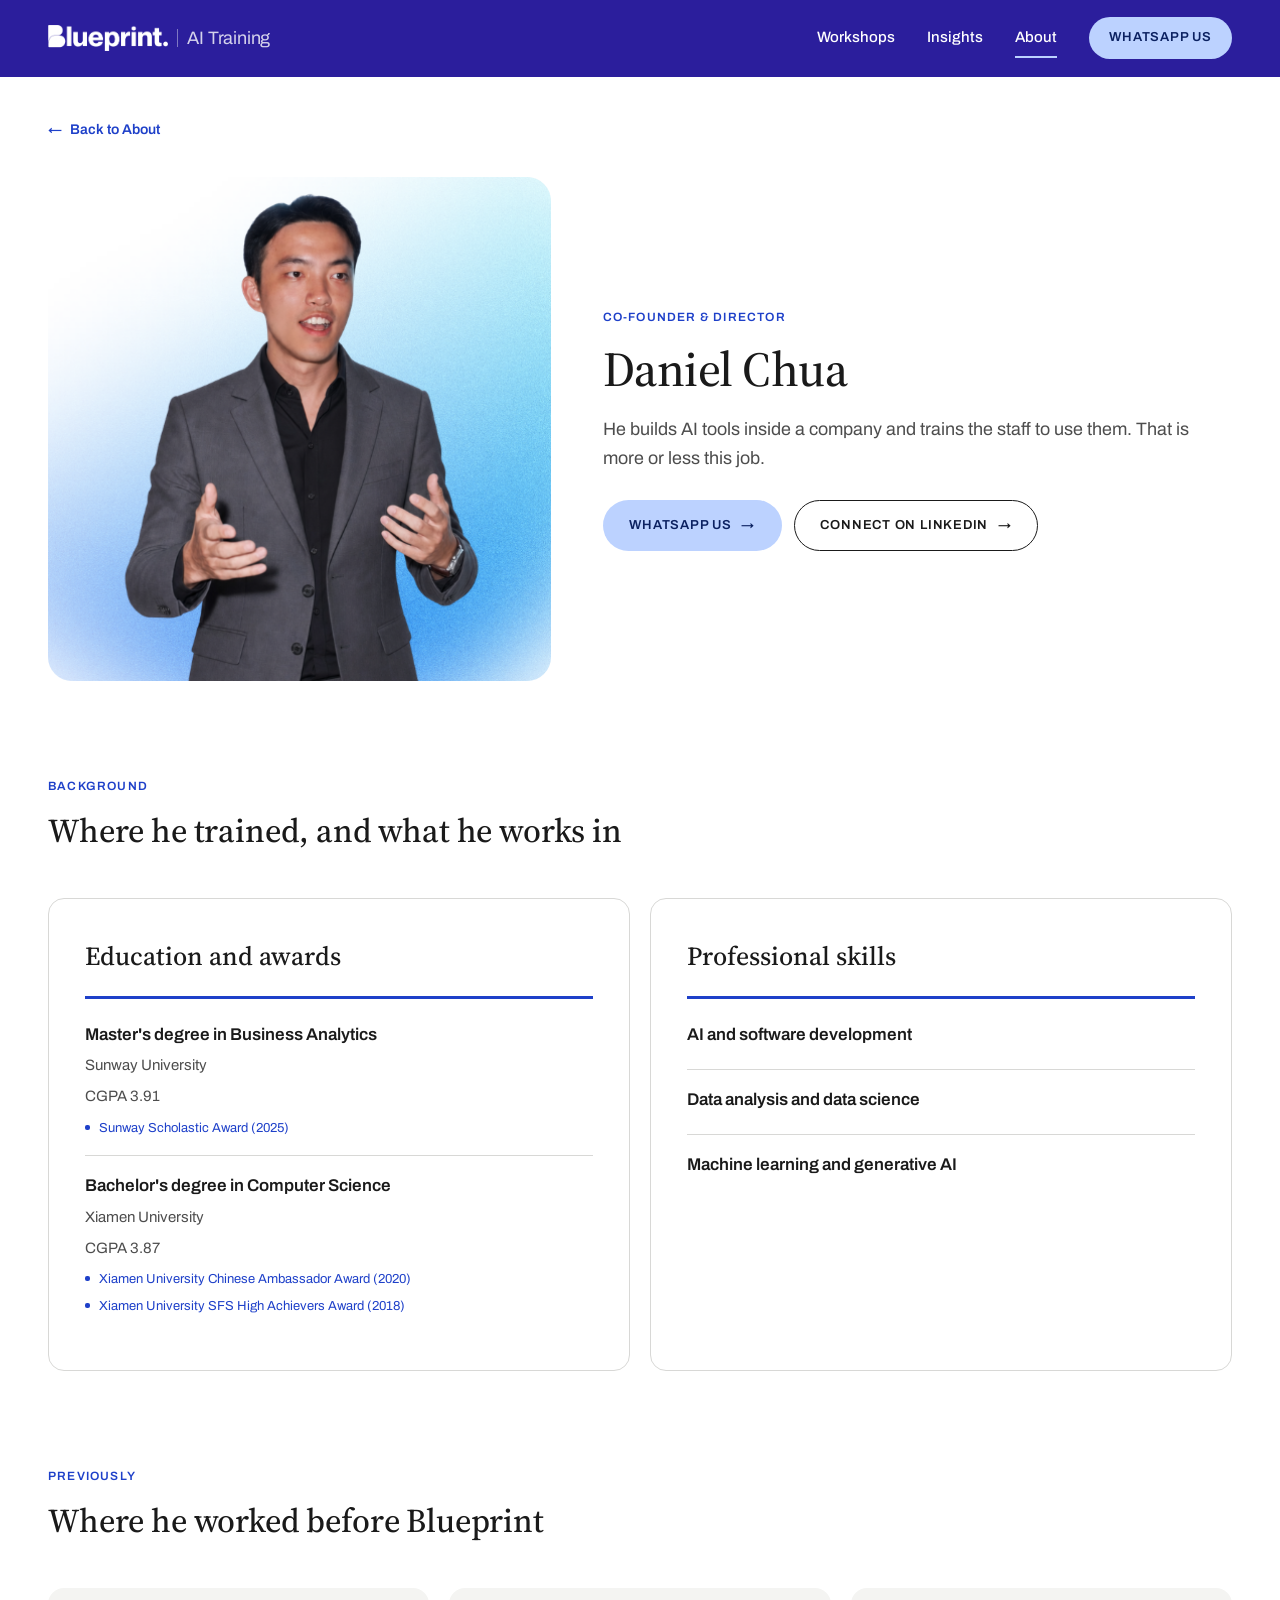
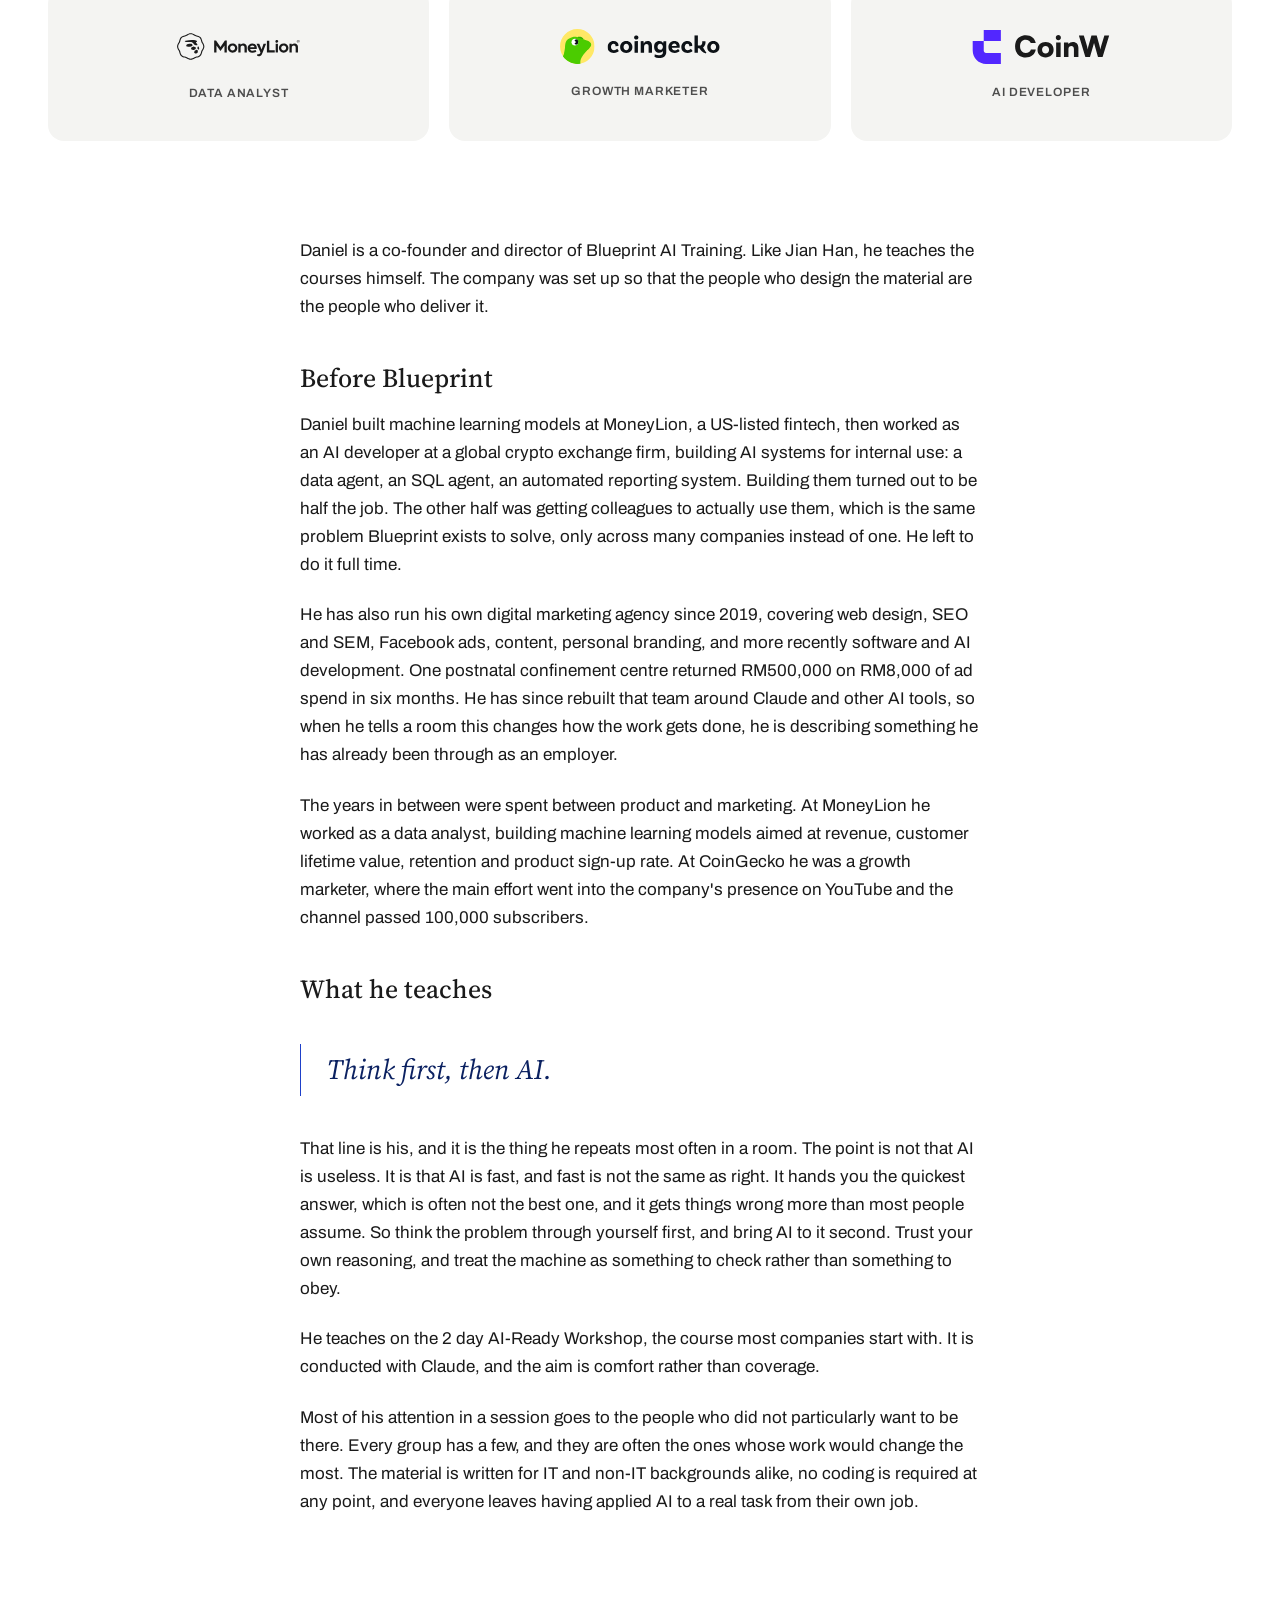
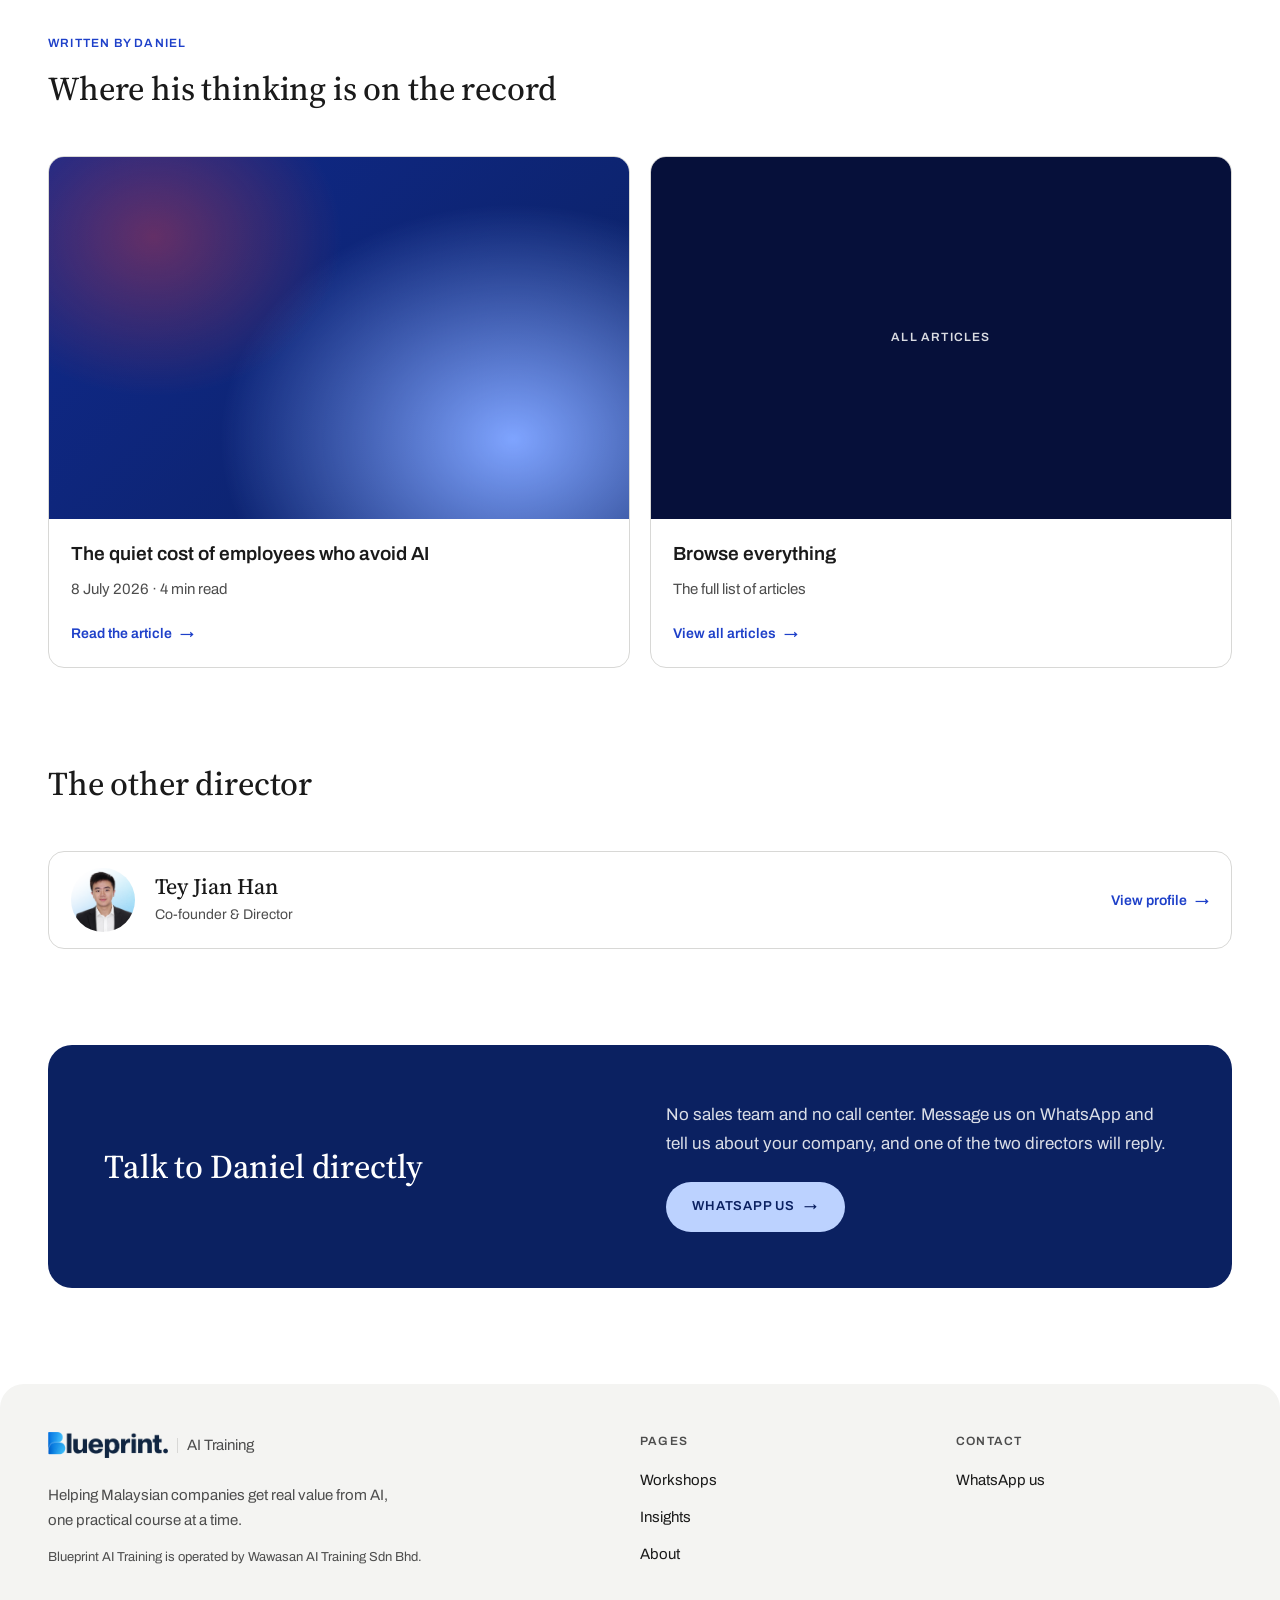
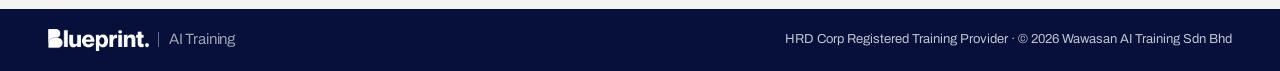
<file: team/daniel-chua.html>
<!doctype html>
<html lang="en">
<head>
  <meta charset="utf-8">
  <meta name="viewport" content="width=device-width, initial-scale=1">
  <title>Daniel Chua, Co-founder and Director | Blueprint AI Training</title>
  <meta name="description" content="Daniel Chua is a co-founder and director of Blueprint AI Training. He built machine learning models at MoneyLion and internal AI systems at a global crypto exchange firm before leaving to build Blueprint full time. He teaches on the 2 day AI-Ready Workshop. Think first, then AI.">
  <meta property="og:type" content="profile">
  <meta property="og:title" content="Daniel Chua, Co-founder and Director">
  <meta property="og:description" content="He builds AI tools inside a company and trains the staff to use them.">
  <!-- REPLACE: set your live domain in og:image so WhatsApp link previews show the image -->
  <meta property="og:image" content="https://REPLACE-WITH-DOMAIN/assets/img/founders-group.jpg">
  <link rel="icon" type="image/svg+xml" href="../assets/favicon.svg">
  <link rel="preconnect" href="https://fonts.googleapis.com">
  <link rel="preconnect" href="https://fonts.gstatic.com" crossorigin>
  <link href="https://fonts.googleapis.com/css2?family=Archivo:wght@400;500;600;700&family=Source+Serif+4:ital,opsz,wght@0,8..60,400;0,8..60,500;1,8..60,400&display=swap" rel="stylesheet">
  <link rel="stylesheet" href="../css/styles.css?v=20260819b">
  <!-- VERIFY: keep this in step with the visible bio. -->
  <script type="application/ld+json">
  {
    "@context": "https://schema.org",
    "@type": "Person",
    "name": "Daniel Chua",
    "jobTitle": "Co-founder and Director",
    "worksFor": {
      "@type": "Organization",
      "name": "Blueprint AI Training"
    },
    "sameAs": [
      "https://www.linkedin.com/in/daniel-chua-430603149/"
    ],
    "alumniOf": [
      { "@type": "CollegeOrUniversity", "name": "Sunway University" },
      { "@type": "CollegeOrUniversity", "name": "Xiamen University" }
    ],
    "knowsAbout": [
      "AI and software development",
      "Data analysis and data science",
      "Machine learning and generative AI"
    ],
    "award": [
      "Sunway Scholastic Award (2025)",
      "Xiamen University Chinese Ambassador Award (2020)",
      "Xiamen University SFS High Achievers Award (2018)"
    ]
  }
  </script>
</head>
<body>

<header class="site-header">
  <div class="container">
    <a class="brand" href="../index.html" aria-label="Blueprint AI Training home">
      <img class="brand-logo" src="../assets/img/blueprint-logo.png" alt="Blueprint" width="590" height="128">
      <span>AI Training</span>
    </a>
    <button class="nav-toggle" aria-label="Menu" aria-expanded="false" aria-controls="site-nav">
      <span></span><span></span><span></span>
    </button>
    <nav class="site-nav" id="site-nav" aria-label="Main">
      <a href="../workshop.html">Workshops</a>
      <a href="../insights.html">Insights</a>
      <a href="../about.html" aria-current="page">About</a>
      <a class="btn btn--pill" href="https://wa.me/601153238181">WhatsApp us</a>
    </nav>
  </div>
</header>

<main>

  <!-- Hero -->
  <section class="director-hero container">
    <a class="back-link" href="../about.html"><span class="arrow" aria-hidden="true">&larr;</span> Back to About</a>
    <div class="director-split">
      <div class="portrait-frame portrait-frame--photo">
        <img src="../assets/img/daniel-chua.png" alt="Daniel Chua, co-founder and director of Blueprint AI Training" width="500" height="500">
      </div>
      <div>
        <span class="label label--blue">Co-founder &amp; Director</span>
        <h1 class="display">Daniel Chua</h1>
        <p class="lede">He builds AI tools inside a company and trains the staff to use them. That is more or less this job.</p>
        <div class="btn-row">
          <a class="btn btn--pill" href="https://wa.me/601153238181">WhatsApp us <span class="arrow" aria-hidden="true">&rarr;</span></a>
          <a class="btn btn--outline" href="https://www.linkedin.com/in/daniel-chua-430603149/" target="_blank" rel="noopener">Connect on LinkedIn <span class="arrow" aria-hidden="true">&rarr;</span></a>
        </div>
      </div>
    </div>
  </section>

  <!-- Background: education, awards and skills supplied by Daniel, 19 Aug 2026.
       Education and awards are one card on purpose: each award belongs to the
       degree above it, so splitting them made the reader join them up again. -->
  <section class="section container">
    <div class="section-head">
      <span class="label label--blue">Background</span>
      <h2 class="headline">Where he trained, and what he works in</h2>
    </div>
    <div class="days">
      <div class="day">
        <div class="day-head">
          <h3>Education and awards</h3>
        </div>
        <ol>
          <li>
            <h4>Master's degree in Business Analytics</h4>
            <p class="edu-school">Sunway University</p>
            <p class="edu-result">CGPA 3.91</p>
            <ul class="edu-awards">
              <li>Sunway Scholastic Award (2025)</li>
            </ul>
          </li>
          <li>
            <h4>Bachelor's degree in Computer Science</h4>
            <p class="edu-school">Xiamen University</p>
            <p class="edu-result">CGPA 3.87</p>
            <ul class="edu-awards">
              <li>Xiamen University Chinese Ambassador Award (2020)</li>
              <li>Xiamen University SFS High Achievers Award (2018)</li>
            </ul>
          </li>
        </ol>
      </div>
      <div class="day">
        <div class="day-head">
          <h3>Professional skills</h3>
        </div>
        <ol>
          <li>
            <h4>AI and software development</h4>
          </li>
          <li>
            <h4>Data analysis and data science</h4>
          </li>
          <li>
            <h4>Machine learning and generative AI</h4>
          </li>
        </ol>
      </div>
    </div>
  </section>

  <!-- Past employers, supplied by Daniel 19 Aug 2026. Logos in assets/img/employers
       are each brand's official light-background variant, except MoneyLion, which
       ships white only and was recoloured to ink (note inside its SVG).
       Not the client marquee: that component means "client" and these are jobs.
       Founder ruling 19 Aug 2026: the CoinW logo stays here AND the bio stays
       anonymous about the crypto employer. That split is deliberate, not an
       oversight. Do not "reconcile" it by naming CoinW in the prose or by
       pulling the logo. -->
  <section class="section container">
    <div class="section-head">
      <span class="label label--blue">Previously</span>
      <h2 class="headline">Where he worked before Blueprint</h2>
    </div>
    <ul class="employer-row">
      <li class="employer-tile">
        <img src="../assets/img/employers/moneylion.svg" alt="MoneyLion" width="167" height="50">
        <span class="label label--slate">Data analyst</span>
      </li>
      <li class="employer-tile">
        <img src="../assets/img/employers/coingecko.svg" alt="CoinGecko" width="2344" height="512">
        <span class="label label--slate">Growth marketer</span>
      </li>
      <li class="employer-tile">
        <img src="../assets/img/employers/coinw.svg" alt="CoinW" width="141" height="38">
        <span class="label label--slate">AI developer</span>
      </li>
    </ul>
  </section>

  <!-- Bio -->
  <section class="director-bio container">
    <div class="prose">
      <p>Daniel is a co-founder and director of Blueprint AI Training. Like Jian Han, he teaches the courses himself. The company was set up so that the people who design the material are the people who deliver it.</p>

      <h2>Before Blueprint</h2>

      <!-- EDIT: career content supplied by Daniel, 30 July 2026.
           Both the current employer and the agency are deliberately unnamed at the
           founder's instruction (30 July 2026, reaffirmed 19 Aug 2026). Do not
           "correct" this by adding company names. The CoinW logo in the Past
           employers section above is a deliberate exception to that, not a
           conflict with it. Education, awards and skills sit in the Background
           section above this one. -->
      <p>Daniel built machine learning models at MoneyLion, a US-listed fintech, then worked as an AI developer at a global crypto exchange firm, building AI systems for internal use: a data agent, an SQL agent, an automated reporting system. Building them turned out to be half the job. The other half was getting colleagues to actually use them, which is the same problem Blueprint exists to solve, only across many companies instead of one. He left to do it full time.</p>

      <p>He has also run his own digital marketing agency since 2019, covering web design, SEO and SEM, Facebook ads, content, personal branding, and more recently software and AI development. One postnatal confinement centre returned RM500,000 on RM8,000 of ad spend in six months. He has since rebuilt that team around Claude and other AI tools, so when he tells a room this changes how the work gets done, he is describing something he has already been through as an employer.</p>

      <p>The years in between were spent between product and marketing. At MoneyLion he worked as a data analyst, building machine learning models aimed at revenue, customer lifetime value, retention and product sign-up rate. At CoinGecko he was a growth marketer, where the main effort went into the company's presence on YouTube and the channel passed 100,000 subscribers.</p>

      <h2>What he teaches</h2>

      <blockquote class="pull-quote">Think first, then AI.</blockquote>

      <p>That line is his, and it is the thing he repeats most often in a room. The point is not that AI is useless. It is that AI is fast, and fast is not the same as right. It hands you the quickest answer, which is often not the best one, and it gets things wrong more than most people assume. So think the problem through yourself first, and bring AI to it second. Trust your own reasoning, and treat the machine as something to check rather than something to obey.</p>

      <p>He teaches on the 2 day AI-Ready Workshop, the course most companies start with. It is conducted with Claude, and the aim is comfort rather than coverage.</p>

      <p>Most of his attention in a session goes to the people who did not particularly want to be there. Every group has a few, and they are often the ones whose work would change the most. The material is written for IT and non-IT backgrounds alike, no coding is required at any point, and everyone leaves having applied AI to a real task from their own job.</p>
    </div>
  </section>

  <!-- His articles -->
  <section class="section container">
    <div class="section-head">
      <span class="label label--blue">Written by Daniel</span>
      <h2 class="headline">Where his thinking is on the record</h2>
    </div>
    <div class="card-grid card-grid--2">
      <a class="card" href="../insights/the-quiet-cost-of-employees-avoiding-ai.html">
        <div class="card-cover cover-b"></div>
        <div class="card-body">
          <h3 class="title">The quiet cost of employees who avoid AI</h3>
          <p class="card-meta">8 July 2026 &middot; 4 min read</p>
          <span class="arrow-link">Read the article <span class="arrow" aria-hidden="true">&rarr;</span></span>
        </div>
      </a>
      <a class="card" href="../insights.html">
        <div class="card-cover" style="background: var(--blue-deeper); display: flex; align-items: center; justify-content: center;">
          <span class="label label--light">All articles</span>
        </div>
        <div class="card-body">
          <h3 class="title">Browse everything</h3>
          <p class="card-meta">The full list of articles</p>
          <span class="arrow-link">View all articles <span class="arrow" aria-hidden="true">&rarr;</span></span>
        </div>
      </a>
    </div>
  </section>

  <!-- The other director -->
  <section class="section container">
    <div class="section-head">
      <h2 class="headline">The other director</h2>
    </div>
    <a class="director-next" href="tey-jian-han.html">
      <span class="thumb">
        <img src="../assets/img/tey-jian-han-wide.png" alt="" width="500" height="312">
      </span>
      <span class="who">
        <strong>Tey Jian Han</strong>
        <span>Co-founder &amp; Director</span>
      </span>
      <span class="arrow-link">View profile <span class="arrow" aria-hidden="true">&rarr;</span></span>
    </a>
  </section>

  <!-- Assist -->
  <section class="section container" id="contact">
    <div class="panel panel--deep panel-split">
      <h2 class="headline">Talk to Daniel directly</h2>
      <div>
        <p>No sales team and no call center. Message us on WhatsApp and tell us about your company, and one of the two directors will reply.</p>
        <a class="btn btn--pill" href="https://wa.me/601153238181">WhatsApp us <span class="arrow" aria-hidden="true">&rarr;</span></a>
      </div>
    </div>
  </section>

</main>

<footer class="site-footer">
  <div class="footer-main">
    <div class="container">
      <div class="footer-grid">
        <div>
          <a class="brand" href="../index.html">
            <img class="brand-logo" src="../assets/img/blueprint-logo.png" alt="Blueprint" width="590" height="128">
            <span>AI Training</span>
          </a>
          <p class="footer-mission">Helping Malaysian companies get real value from AI, one practical course at a time.</p>
          <!-- VERIFY: add company registration no. when confirmed -->
          <p class="footer-legal">Blueprint AI Training is operated by Wawasan AI Training Sdn Bhd.</p>
        </div>
        <div>
          <h4>Pages</h4>
          <ul>
            <li><a href="../workshop.html">Workshops</a></li>
            <li><a href="../insights.html">Insights</a></li>
            <li><a href="../about.html">About</a></li>
          </ul>
        </div>
        <div>
          <h4>Contact</h4>
          <ul>
            <li><a href="https://wa.me/601153238181">WhatsApp us</a></li>
            <!-- REPLACE: add email / phone / address when finalised -->
          </ul>
        </div>
      </div>
    </div>
  </div>
  <div class="footer-bar">
    <div class="container">
      <a class="brand" href="../index.html">
        <img class="brand-logo" src="../assets/img/blueprint-logo.png" alt="Blueprint" width="590" height="128">
        <span>AI Training</span>
      </a>
      <!-- VERIFY: exact HRD Corp registration wording -->
      <p>HRD Corp Registered Training Provider &middot; &copy; 2026 Wawasan AI Training Sdn Bhd</p>
    </div>
  </div>
</footer>

<script src="../js/main.js"></script>
</body>
</html>
</file>
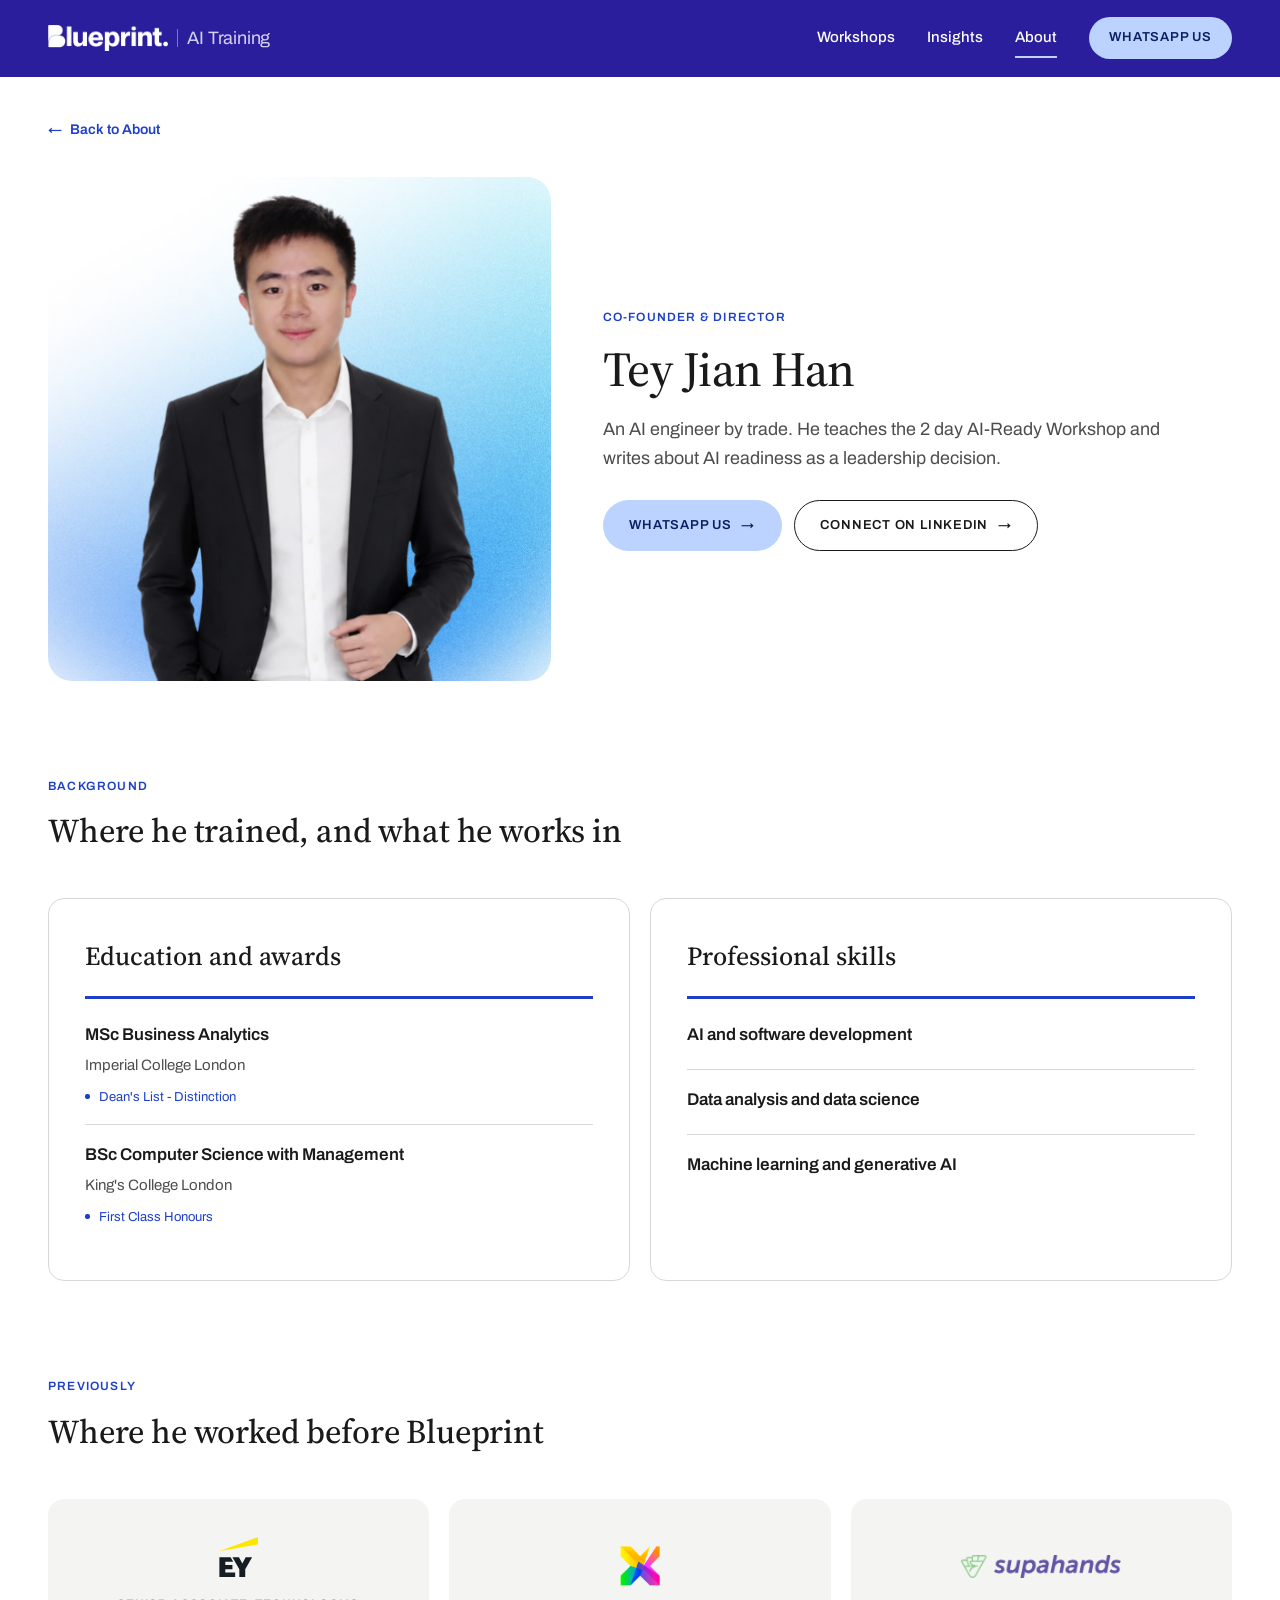
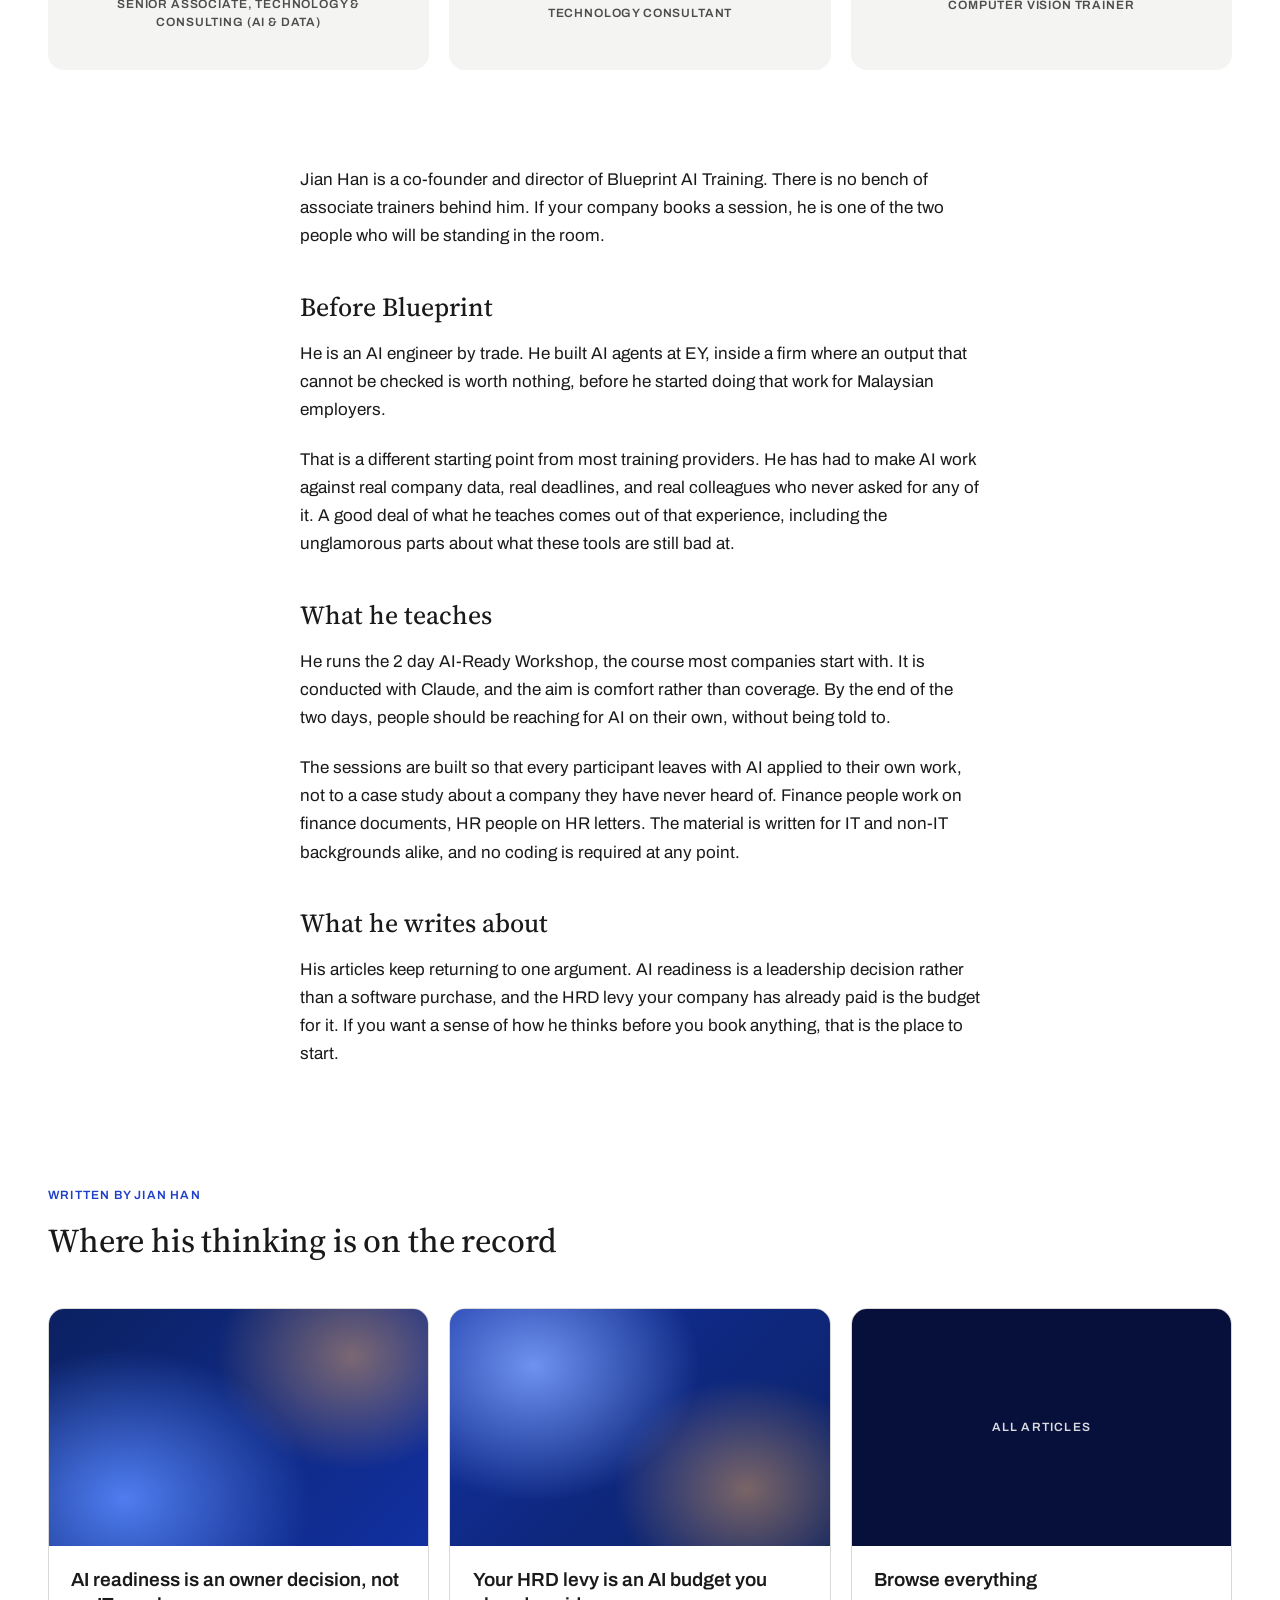
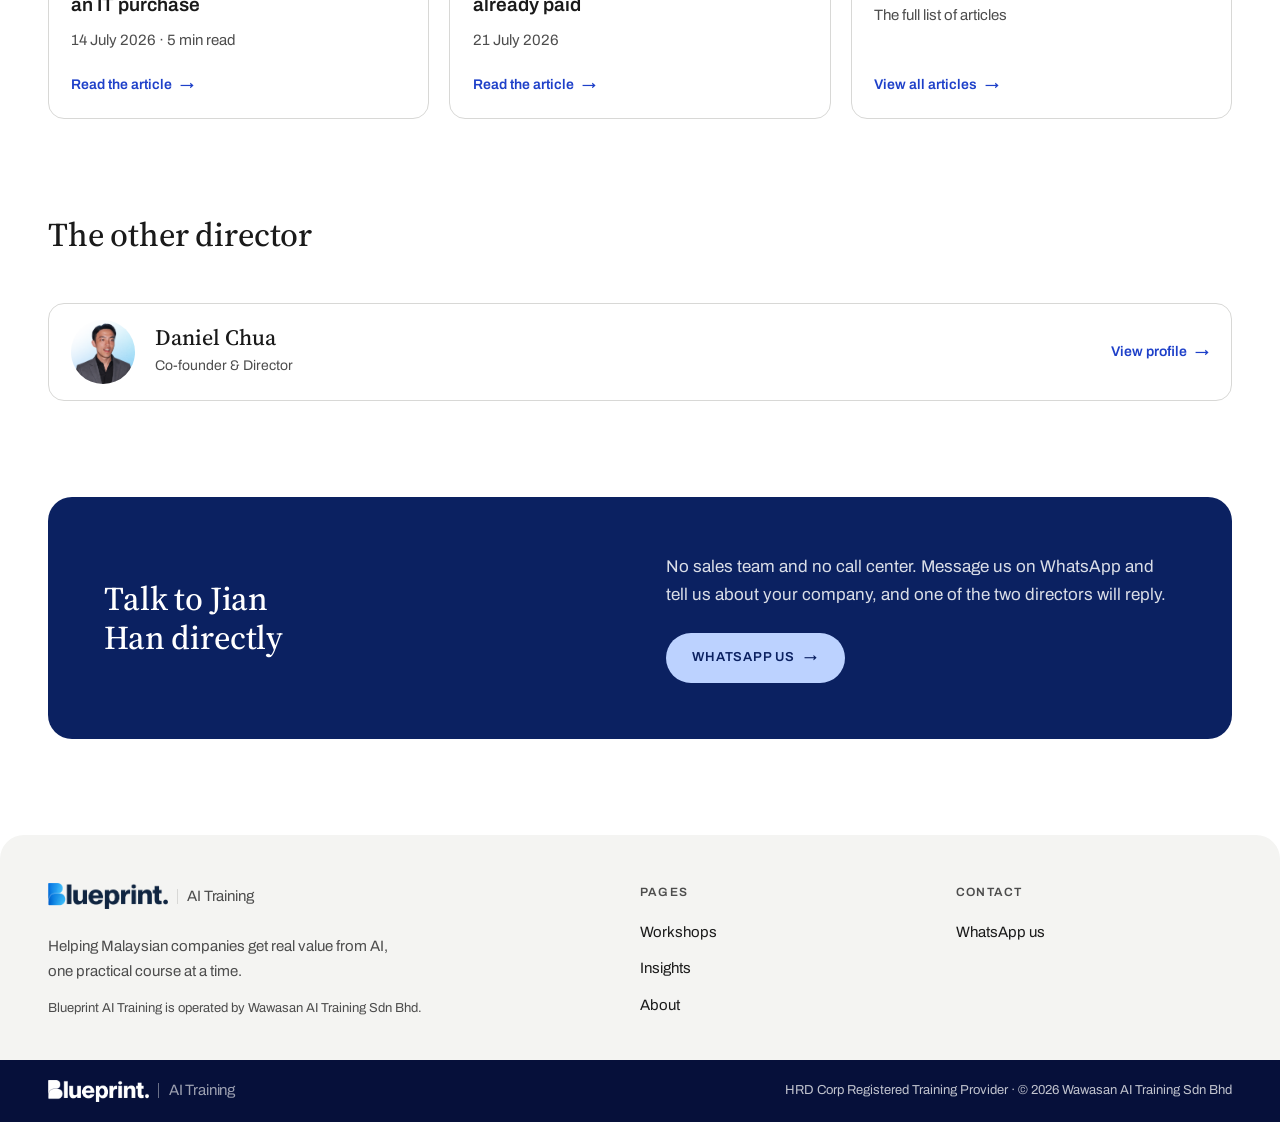
<file: team/tey-jian-han.html>
<!doctype html>
<html lang="en">
<head>
  <meta charset="utf-8">
  <meta name="viewport" content="width=device-width, initial-scale=1">
  <title>Tey Jian Han, Co-founder and Director | Blueprint AI Training</title>
  <meta name="description" content="Tey Jian Han is a co-founder and director of Blueprint AI Training. An AI engineer by trade, he teaches on the 2 day AI-Ready Workshop and writes about AI readiness as a leadership decision.">
  <meta property="og:type" content="profile">
  <meta property="og:title" content="Tey Jian Han, Co-founder and Director">
  <meta property="og:description" content="An AI engineer by trade, teaching on the 2 day AI-Ready Workshop.">
  <!-- REPLACE: set your live domain in og:image so WhatsApp link previews show the image -->
  <meta property="og:image" content="https://REPLACE-WITH-DOMAIN/assets/img/founders-group.jpg">
  <link rel="icon" type="image/svg+xml" href="../assets/favicon.svg">
  <link rel="preconnect" href="https://fonts.googleapis.com">
  <link rel="preconnect" href="https://fonts.gstatic.com" crossorigin>
  <link href="https://fonts.googleapis.com/css2?family=Archivo:wght@400;500;600;700&family=Source+Serif+4:ital,opsz,wght@0,8..60,400;0,8..60,500;1,8..60,400&display=swap" rel="stylesheet">
  <link rel="stylesheet" href="../css/styles.css?v=20260819b">
  <!-- VERIFY: keep this in step with the visible bio. -->
  <script type="application/ld+json">
  {
    "@context": "https://schema.org",
    "@type": "Person",
    "name": "Tey Jian Han",
    "jobTitle": "Co-founder and Director",
    "worksFor": {
      "@type": "Organization",
      "name": "Blueprint AI Training"
    },
    "sameAs": [
      "https://www.linkedin.com/in/teyjh/"
    ],
    "alumniOf": [
      { "@type": "CollegeOrUniversity", "name": "Imperial College London" },
      { "@type": "CollegeOrUniversity", "name": "King's College London" }
    ],
    "award": [
      "Dean's List - Distinction, Imperial College London",
      "First Class Honours, King's College London"
    ],
    "knowsAbout": [
      "AI and software development",
      "Data analysis and data science",
      "Machine learning and generative AI"
    ]
  }
  </script>
</head>
<body>

<header class="site-header">
  <div class="container">
    <a class="brand" href="../index.html" aria-label="Blueprint AI Training home">
      <img class="brand-logo" src="../assets/img/blueprint-logo.png" alt="Blueprint" width="590" height="128">
      <span>AI Training</span>
    </a>
    <button class="nav-toggle" aria-label="Menu" aria-expanded="false" aria-controls="site-nav">
      <span></span><span></span><span></span>
    </button>
    <nav class="site-nav" id="site-nav" aria-label="Main">
      <a href="../workshop.html">Workshops</a>
      <a href="../insights.html">Insights</a>
      <a href="../about.html" aria-current="page">About</a>
      <a class="btn btn--pill" href="https://wa.me/601153238181">WhatsApp us</a>
    </nav>
  </div>
</header>

<main>

  <!-- Hero -->
  <section class="director-hero container">
    <a class="back-link" href="../about.html"><span class="arrow" aria-hidden="true">&larr;</span> Back to About</a>
    <div class="director-split">
      <div class="portrait-frame portrait-frame--photo">
        <img src="../assets/img/tey-jian-han.png" alt="Tey Jian Han, co-founder and director of Blueprint AI Training" width="500" height="500">
      </div>
      <div>
        <span class="label label--blue">Co-founder &amp; Director</span>
        <h1 class="display">Tey Jian Han</h1>
        <p class="lede">An AI engineer by trade. He teaches the 2 day AI-Ready Workshop and writes about AI readiness as a leadership decision.</p>
        <div class="btn-row">
          <a class="btn btn--pill" href="https://wa.me/601153238181">WhatsApp us <span class="arrow" aria-hidden="true">&rarr;</span></a>
          <a class="btn btn--outline" href="https://www.linkedin.com/in/teyjh/" target="_blank" rel="noopener">Connect on LinkedIn <span class="arrow" aria-hidden="true">&rarr;</span></a>
        </div>
      </div>
    </div>
  </section>

  <!-- Background: education and skills supplied by Jian Han, 19 Aug 2026.
       Reuses the workshop .days / .day card, so no CSS of its own.
       Education and awards are one card on purpose: each award belongs to the
       degree above it. No .edu-result tier here: unlike Daniel's CGPAs, his
       results are the distinctions themselves, so they sit in the award list. -->
  <section class="section container">
    <div class="section-head">
      <span class="label label--blue">Background</span>
      <h2 class="headline">Where he trained, and what he works in</h2>
    </div>
    <div class="days">
      <div class="day">
        <div class="day-head">
          <h3>Education and awards</h3>
        </div>
        <ol>
          <li>
            <h4>MSc Business Analytics</h4>
            <p class="edu-school">Imperial College London</p>
            <ul class="edu-awards">
              <li>Dean's List - Distinction</li>
            </ul>
          </li>
          <li>
            <h4>BSc Computer Science with Management</h4>
            <p class="edu-school">King's College London</p>
            <ul class="edu-awards">
              <li>First Class Honours</li>
            </ul>
          </li>
        </ol>
      </div>
      <div class="day">
        <div class="day-head">
          <h3>Professional skills</h3>
        </div>
        <ol>
          <li>
            <h4>AI and software development</h4>
          </li>
          <li>
            <h4>Data analysis and data science</h4>
          </li>
          <li>
            <h4>Machine learning and generative AI</h4>
          </li>
        </ol>
      </div>
    </div>
  </section>

  <!-- Past employers, supplied by Jian Han 19 Aug 2026. Logos in
       assets/img/employers are each brand's official light-background variant.
       Roles supplied 19 Aug 2026, so this now matches Daniel's page.
       The Supahands mark came from a Google thumbnail that clipped the final "s"
       and had an opaque white ground; the letter was restored from the leading
       "s" of the same wordmark and the white knocked out. Replace with an
       official asset if one turns up. -->
  <section class="section container">
    <div class="section-head">
      <span class="label label--blue">Previously</span>
      <h2 class="headline">Where he worked before Blueprint</h2>
    </div>
    <ul class="employer-row">
      <li class="employer-tile">
        <img src="../assets/img/employers/ey.svg" alt="EY" width="69" height="69">
        <span class="label label--slate">Senior Associate, Technology &amp; Consulting (AI &amp; Data)</span>
      </li>
      <li class="employer-tile">
        <img src="../assets/img/employers/intelmatix.png" alt="Intelmatix" width="125" height="124">
        <span class="label label--slate">Technology Consultant</span>
      </li>
      <li class="employer-tile">
        <img src="../assets/img/employers/supahands.png" alt="Supahands" width="352" height="51">
        <span class="label label--slate">Computer Vision Trainer</span>
      </li>
    </ul>
  </section>

  <!-- Bio -->
  <section class="director-bio container">
    <div class="prose">
      <p>Jian Han is a co-founder and director of Blueprint AI Training. There is no bench of associate trainers behind him. If your company books a session, he is one of the two people who will be standing in the room.</p>

      <h2>Before Blueprint</h2>

      <!-- PARTLY RESOLVED 19 Aug 2026. Education is now in the Background section
           above, and EY, Intelmatix and Supahands are named by logo in the Past
           employers section above. The paragraph below is still deliberately
           general. To finish it, still needed:
             1. Roles and rough years at each of the three.
             2. One or two AI systems he actually built or deployed, at whatever
                level of detail is comfortable to publish.
           NOTE: PRODUCT.md line 29 still says the companies are not named publicly.
           That is now out of date for this page. Update it when convenient. -->
      <p>He is an AI engineer by trade. He built AI agents at EY, inside a firm where an output that cannot be checked is worth nothing, before he started doing that work for Malaysian employers.</p>

      <p>That is a different starting point from most training providers. He has had to make AI work against real company data, real deadlines, and real colleagues who never asked for any of it. A good deal of what he teaches comes out of that experience, including the unglamorous parts about what these tools are still bad at.</p>

      <h2>What he teaches</h2>

      <p>He runs the 2 day AI-Ready Workshop, the course most companies start with. It is conducted with Claude, and the aim is comfort rather than coverage. By the end of the two days, people should be reaching for AI on their own, without being told to.</p>

      <p>The sessions are built so that every participant leaves with AI applied to their own work, not to a case study about a company they have never heard of. Finance people work on finance documents, HR people on HR letters. The material is written for IT and non-IT backgrounds alike, and no coding is required at any point.</p>

      <h2>What he writes about</h2>

      <p>His articles keep returning to one argument. AI readiness is a leadership decision rather than a software purchase, and the HRD levy your company has already paid is the budget for it. If you want a sense of how he thinks before you book anything, that is the place to start.</p>
    </div>
  </section>

  <!-- His articles -->
  <section class="section container">
    <div class="section-head">
      <span class="label label--blue">Written by Jian Han</span>
      <h2 class="headline">Where his thinking is on the record</h2>
    </div>
    <div class="card-grid card-grid--3">
      <a class="card" href="../insights/ai-readiness-is-an-owner-decision.html">
        <div class="card-cover cover-a"></div>
        <div class="card-body">
          <h3 class="title">AI readiness is an owner decision, not an IT purchase</h3>
          <p class="card-meta">14 July 2026 &middot; 5 min read</p>
          <span class="arrow-link">Read the article <span class="arrow" aria-hidden="true">&rarr;</span></span>
        </div>
      </a>
      <a class="card" href="../insights/your-hrd-levy-is-an-ai-budget.html">
        <div class="card-cover cover-c"></div>
        <div class="card-body">
          <h3 class="title">Your HRD levy is an AI budget you already paid</h3>
          <p class="card-meta">21 July 2026</p>
          <span class="arrow-link">Read the article <span class="arrow" aria-hidden="true">&rarr;</span></span>
        </div>
      </a>
      <a class="card" href="../insights.html">
        <div class="card-cover" style="background: var(--blue-deeper); display: flex; align-items: center; justify-content: center;">
          <span class="label label--light">All articles</span>
        </div>
        <div class="card-body">
          <h3 class="title">Browse everything</h3>
          <p class="card-meta">The full list of articles</p>
          <span class="arrow-link">View all articles <span class="arrow" aria-hidden="true">&rarr;</span></span>
        </div>
      </a>
    </div>
  </section>

  <!-- The other director -->
  <section class="section container">
    <div class="section-head">
      <h2 class="headline">The other director</h2>
    </div>
    <a class="director-next" href="daniel-chua.html">
      <span class="thumb">
        <img src="../assets/img/daniel-chua-wide.png" alt="" width="500" height="312">
      </span>
      <span class="who">
        <strong>Daniel Chua</strong>
        <span>Co-founder &amp; Director</span>
      </span>
      <span class="arrow-link">View profile <span class="arrow" aria-hidden="true">&rarr;</span></span>
    </a>
  </section>

  <!-- Assist -->
  <section class="section container" id="contact">
    <div class="panel panel--deep panel-split">
      <h2 class="headline">Talk to Jian Han directly</h2>
      <div>
        <p>No sales team and no call center. Message us on WhatsApp and tell us about your company, and one of the two directors will reply.</p>
        <a class="btn btn--pill" href="https://wa.me/601153238181">WhatsApp us <span class="arrow" aria-hidden="true">&rarr;</span></a>
      </div>
    </div>
  </section>

</main>

<footer class="site-footer">
  <div class="footer-main">
    <div class="container">
      <div class="footer-grid">
        <div>
          <a class="brand" href="../index.html">
            <img class="brand-logo" src="../assets/img/blueprint-logo.png" alt="Blueprint" width="590" height="128">
            <span>AI Training</span>
          </a>
          <p class="footer-mission">Helping Malaysian companies get real value from AI, one practical course at a time.</p>
          <!-- VERIFY: add company registration no. when confirmed -->
          <p class="footer-legal">Blueprint AI Training is operated by Wawasan AI Training Sdn Bhd.</p>
        </div>
        <div>
          <h4>Pages</h4>
          <ul>
            <li><a href="../workshop.html">Workshops</a></li>
            <li><a href="../insights.html">Insights</a></li>
            <li><a href="../about.html">About</a></li>
          </ul>
        </div>
        <div>
          <h4>Contact</h4>
          <ul>
            <li><a href="https://wa.me/601153238181">WhatsApp us</a></li>
            <!-- REPLACE: add email / phone / address when finalised -->
          </ul>
        </div>
      </div>
    </div>
  </div>
  <div class="footer-bar">
    <div class="container">
      <a class="brand" href="../index.html">
        <img class="brand-logo" src="../assets/img/blueprint-logo.png" alt="Blueprint" width="590" height="128">
        <span>AI Training</span>
      </a>
      <!-- VERIFY: exact HRD Corp registration wording -->
      <p>HRD Corp Registered Training Provider &middot; &copy; 2026 Wawasan AI Training Sdn Bhd</p>
    </div>
  </div>
</footer>

<script src="../js/main.js"></script>
</body>
</html>
</file>
<file: css/styles.css>
/* ==========================================================================
   Blueprint AI Training: "Blueprint Blue"
   Consulting-firm grammar in the BCG mold: white ground, inset rounded
   panels, pill buttons, serif display. Malaysian colors live in the
   gradient art, not in flags or flowers.
   Edit the tokens below to retune the whole site.
   ========================================================================== */

:root {
  /* Blue accent family */
  --band: #2b1e9c;           /* home header + hero field, matched to the founder's reference */
  --blue-deep: #0b2161;      /* dark panels, footer bar */
  --blue-deeper: #06103a;    /* footer bottom bar */
  --blue: #1e40c9;           /* links, small accents (AA on white) */
  --blue-mid: #4f7df0;       /* gradient art only */
  --blue-soft: #7fa4ff;      /* gradient art only */
  --pill: #bcd2ff;           /* primary pill button ground */
  --pill-hover: #a7c3ff;
  --panel-light: #e4ecff;    /* light blue panel ground */

  --blue-royal: #1230a0;     /* gradient art endpoint */
  --blue-indigo: #10298c;    /* gradient art endpoint */

  /* Malaysian glints, gradient art only, never UI chrome */
  --glint-red: rgba(226, 59, 59, 0.4);
  --glint-amber: rgba(255, 179, 92, 0.45);
  --glint-red-soft: rgba(226, 59, 59, 0.22);
  --glint-amber-soft: rgba(255, 179, 92, 0.35);

  /* Neutral ground */
  --white: #ffffff;
  --paper: #f4f4f2;          /* light gray panels, upper footer */
  --silver: #d8d8d6;         /* hairlines */
  --slate: #4d4d4d;          /* secondary text */
  --ink: #1a1a1a;            /* text */

  /* Type */
  --font: "Archivo", "Helvetica Neue", Arial, sans-serif;
  --font-serif: "Source Serif 4", Georgia, serif;
  /* Hero band only, after the founder's reference; loaded on index.html */
  --font-hero: "Poppins", "Archivo", "Helvetica Neue", Arial, sans-serif;

  --measure: 68ch;
  --container: 1280px;
  --pad-x: clamp(1.25rem, 4vw, 3rem);
  --section-y: clamp(2rem, 4vw, 3rem);

  --r-panel: 24px;
  --r-card: 16px;
  --r-pill: 999px;

  --ease-out: cubic-bezier(0.16, 1, 0.3, 1);
  /* Header height, shared with the mobile drawer so the two cannot drift */
  --header-h: 76px;
}

/* ---------- Reset ---------- */

*, *::before, *::after { box-sizing: border-box; }
* { margin: 0; }
html { scroll-behavior: smooth; }
html, body { overflow-x: clip; }
body {
  font-family: var(--font);
  font-size: 1.0625rem;
  line-height: 1.65;
  color: var(--ink);
  background: var(--white);
  -webkit-font-smoothing: antialiased;
}
img { display: block; max-width: 100%; }
a { color: inherit; }
ul, ol { padding: 0; }
[hidden] { display: none !important; }

:focus-visible {
  outline: 2px solid var(--blue);
  outline-offset: 3px;
}
/* Accent blue vanishes on the indigo surfaces; the ring switches to pill blue */
.hero-band :focus-visible,
.site-header :focus-visible,
.site-nav.is-open :focus-visible {
  outline-color: var(--pill);
}

@media (prefers-reduced-motion: reduce) {
  *, *::before, *::after {
    animation-duration: 0.01ms !important;
    animation-iteration-count: 1 !important;
    transition-duration: 0.01ms !important;
  }
  html { scroll-behavior: auto; }
}

/* ---------- Type roles ---------- */

.display {
  font-family: var(--font-serif);
  font-size: clamp(2.125rem, 3.8vw, 3.125rem);
  font-weight: 500;
  line-height: 1.14;
  letter-spacing: -0.01em;
  text-wrap: balance;
}
.display-xl { font-size: clamp(2.5rem, 4.6vw, 3.875rem); }

/* Opening sequence: the hero statement settles from a blur */
.intro-rise { animation: intro-blur 0.75s var(--ease-out) both; }
@keyframes intro-blur {
  from { opacity: 0; transform: translateY(14px); filter: blur(8px); }
  to { opacity: 1; transform: none; filter: blur(0); }
}
.headline {
  font-family: var(--font-serif);
  font-size: clamp(1.625rem, 2.6vw, 2.25rem);
  font-weight: 500;
  line-height: 1.18;
  letter-spacing: -0.005em;
  text-wrap: balance;
}
.title-serif {
  font-family: var(--font-serif);
  font-size: clamp(1.375rem, 2vw, 1.75rem);
  font-weight: 500;
  line-height: 1.22;
  text-wrap: balance;
}
.title {
  font-size: 1.1875rem;
  font-weight: 600;
  line-height: 1.3;
}
.lede {
  font-size: clamp(1.0625rem, 1.4vw, 1.1875rem);
  line-height: 1.6;
  color: var(--slate);
  max-width: 60ch;
}
.label {
  font-size: 0.75rem;
  font-weight: 600;
  letter-spacing: 0.1em;
  text-transform: uppercase;
}
.label--blue { color: var(--blue); }
.label--slate { color: var(--slate); }
.label--light { color: rgba(255, 255, 255, 0.85); }

/* ---------- Layout primitives ---------- */

.container {
  max-width: var(--container);
  margin-inline: auto;
  padding-inline: var(--pad-x);
}
.section { padding-block: var(--section-y); }
.section--tight { padding-block: clamp(2rem, 4vw, 3rem); }

.section-head { margin-bottom: clamp(2rem, 4vw, 3rem); }
.section-head .label { display: block; margin-bottom: 0.9rem; }
.section-head .lede { margin-top: 1rem; }
.section-head--center { text-align: center; }
.section-head--center .lede { margin-inline: auto; }

/* Feature head: the one section head per page allowed to break the
   eyebrow-plus-headline pattern. Centered display serif with a sweep. */
.section-head--feature { text-align: center; }
.section-head--feature h2 { max-width: 18ch; margin-inline: auto; }

/* The highlight sweep: a pill-blue marker stroke behind one phrase.
   At most one per page. */
.mark-sweep {
  position: relative;
  z-index: 0;
  font-style: italic;
  font-weight: 400;
  white-space: nowrap;
}
.mark-sweep::before {
  content: "";
  position: absolute;
  inset: 0.14em -0.2em -0.04em -0.16em;
  background: var(--pill);
  opacity: 0.55;
  border-radius: 0.35em;
  transform: rotate(-1.4deg);
  z-index: -1;
}
/* The sweep draws itself like a marker stroke when scrolled into view */
html.js [data-in] .mark-sweep::before {
  transform: scaleX(0) rotate(-1.4deg);
  transform-origin: 0 60%;
  transition: transform 0.55s var(--ease-out) 0.15s;
}
html.js [data-in].is-in .mark-sweep::before { transform: scaleX(1) rotate(-1.4deg); }

/* Centered page intro, the BCG opener */
.intro {
  text-align: center;
  padding-block: clamp(1.75rem, 3.5vw, 2.75rem) clamp(1.25rem, 2.5vw, 2rem);
}
.intro .label { display: block; margin-bottom: 1rem; }
.intro .display { max-width: 24ch; margin-inline: auto; }
.intro .display-xl { max-width: 22ch; }
.intro .lede { margin: 1.1rem auto 0; max-width: 52ch; }

/* ---------- Panels: the inset rounded blocks ---------- */

.panel {
  border-radius: var(--r-panel);
  overflow: hidden;
  position: relative;
}
.panel--deep { background: var(--blue-deep); color: var(--white); }
.panel--light { background: var(--panel-light); }
.panel--paper { background: var(--paper); }

.panel-split {
  display: grid;
  grid-template-columns: minmax(0, 1fr) minmax(0, 1fr);
  gap: clamp(1.5rem, 4vw, 4rem);
  align-items: center;
  padding: clamp(2rem, 4.5vw, 3.5rem);
}
@media (max-width: 860px) { .panel-split { grid-template-columns: 1fr; } }
.panel-split .headline { max-width: 20ch; }
.panel-split p { max-width: 52ch; }
.panel--deep p { color: rgba(255, 255, 255, 0.85); }
.panel-split .btn { margin-top: 1.5rem; }

/* ---------- Gradient art (Malaysian colors live here) ---------- */

.art {
  background:
    radial-gradient(52% 68% at 82% 18%, var(--glint-amber), transparent 62%),
    radial-gradient(44% 60% at 12% 88%, var(--glint-red), transparent 60%),
    radial-gradient(70% 90% at 28% 22%, var(--blue-soft), transparent 70%),
    radial-gradient(80% 100% at 78% 78%, var(--blue-mid), transparent 72%),
    linear-gradient(135deg, var(--blue-deep) 0%, var(--blue-royal) 55%, var(--blue-deep) 100%);
}
.art--soft {
  background:
    radial-gradient(50% 64% at 84% 20%, var(--glint-amber-soft), transparent 62%),
    radial-gradient(42% 58% at 10% 86%, var(--glint-red-soft), transparent 60%),
    radial-gradient(70% 90% at 30% 20%, rgba(127, 164, 255, 0.75), transparent 70%),
    radial-gradient(80% 100% at 76% 80%, rgba(79, 125, 240, 0.6), transparent 72%),
    linear-gradient(135deg, #dbe7ff 0%, #eef3ff 55%, #dbe7ff 100%);
}

/* ---------- Animated gradient hero ---------- */
/* The .art--soft recipe split into two layers that drift independently, so the
   page opener breathes instead of sitting still. Blob alpha is held down on
   purpose: --blue label text has to stay AA-legible wherever a blob lands.
   Animation is transform-only so it stays on the compositor, and the global
   prefers-reduced-motion reset above freezes it into a plain still gradient. */
.hero-art {
  position: relative;
  isolation: isolate;
  overflow: hidden;
  border-radius: var(--r-panel);
  background: linear-gradient(135deg, #dbe7ff 0%, #eef3ff 55%, #dbe7ff 100%);
}
.hero-art > * { position: relative; z-index: 1; }
.hero-art::before,
.hero-art::after {
  content: "";
  position: absolute;
  z-index: 0;
  /* Oversized so the blobs can drift without exposing a bare corner */
  inset: -35%;
  will-change: transform;
}
.hero-art::before {
  background:
    radial-gradient(38% 46% at 30% 32%, rgba(127, 164, 255, 0.5), transparent 70%),
    radial-gradient(34% 42% at 72% 66%, rgba(79, 125, 240, 0.38), transparent 72%);
  animation: hero-drift-a 26s var(--ease-out) infinite alternate;
}
.hero-art::after {
  background:
    radial-gradient(30% 38% at 78% 24%, var(--glint-amber-soft), transparent 66%),
    radial-gradient(28% 36% at 18% 80%, var(--glint-red-soft), transparent 62%);
  animation: hero-drift-b 34s var(--ease-out) infinite alternate;
}
/* Different durations and directions so the two layers never resync */
@keyframes hero-drift-a {
  from { transform: translate3d(-4%, -3%, 0) scale(1); }
  to   { transform: translate3d(5%, 4%, 0) scale(1.14); }
}
@keyframes hero-drift-b {
  from { transform: translate3d(4%, 3%, 0) scale(1.1); }
  to   { transform: translate3d(-5%, -2%, 0) scale(1); }
}
/* Scrim behind the copy. The red glint drifting under blue text blends toward
   purple and drops the --blue label to ~4.1:1, so rather than washing the whole
   gradient out we lift only the band the text sits in. Corners stay saturated. */
.hero-art .intro {
  padding: clamp(2.75rem, 6.5vw, 5rem) clamp(1.5rem, 4vw, 3rem);
  background: radial-gradient(72% 82% at 50% 45%, rgba(255, 255, 255, 0.62), transparent 76%);
}

/* ---------- Buttons: pills, the BCG way ---------- */

.btn {
  display: inline-flex;
  align-items: center;
  gap: 0.6rem;
  padding: 0.85rem 1.6rem;
  font-family: var(--font);
  font-size: 0.8125rem;
  font-weight: 600;
  letter-spacing: 0.06em;
  text-transform: uppercase;
  text-decoration: none;
  border-radius: var(--r-pill);
  border: 1px solid transparent;
  cursor: pointer;
  transition: background-color 0.2s var(--ease-out), border-color 0.2s var(--ease-out),
              color 0.2s var(--ease-out), transform 0.2s var(--ease-out);
}
.btn .arrow { transition: transform 0.25s var(--ease-out); }
.btn:hover .arrow { transform: translateX(4px); }
.btn--pill { background: var(--pill); color: var(--blue-deep); }
.btn--pill:hover { background: var(--pill-hover); }
/* Solid indigo, the same field the header band sits on */
.btn--band { background: var(--band); color: var(--white); }
.btn--band:hover { background: var(--blue-royal); }
.btn--outline { border-color: var(--ink); color: var(--ink); background: transparent; }
.btn--outline:hover { background: var(--ink); color: var(--white); }
.btn--outline-light { border-color: rgba(255, 255, 255, 0.7); color: var(--white); background: transparent; }
.btn--outline-light:hover { background: var(--white); color: var(--blue-deep); border-color: var(--white); }

/* Two actions side by side: a filled pill leads, an outline follows. Wraps
   rather than shrinking, so the pair never squeezes on a narrow screen. */
.btn-row {
  display: flex;
  flex-wrap: wrap;
  align-items: center;
  gap: 0.75rem;
}

.arrow-link {
  display: inline-flex;
  align-items: center;
  gap: 0.5rem;
  font-weight: 600;
  font-size: 0.875rem;
  color: var(--blue);
  text-decoration: none;
}
.arrow-link .arrow { transition: transform 0.25s var(--ease-out); }
.arrow-link:hover .arrow { transform: translateX(4px); }

/* ---------- Chips ---------- */

.chip-row {
  display: flex;
  flex-wrap: wrap;
  justify-content: center;
  gap: 0.5rem;
  padding: 0.5rem;
  border: 1px solid var(--silver);
  border-radius: var(--r-pill);
  width: fit-content;
  max-width: 100%;
  margin-inline: auto;
}
.chip {
  display: inline-flex;
  align-items: center;
  padding: 0.5rem 1.1rem;
  font-size: 0.75rem;
  font-weight: 600;
  letter-spacing: 0.08em;
  text-transform: uppercase;
  color: var(--slate);
  text-decoration: none;
  border-radius: var(--r-pill);
  transition: background-color 0.2s var(--ease-out), color 0.2s var(--ease-out);
}
.chip:hover { background: var(--paper); color: var(--ink); }
.chip.is-active { background: var(--blue-deep); color: var(--white); }
/* Static chips are labels, not controls. They must not offer hover feedback,
   or they read as a segmented control that does nothing when clicked. */
.chip--static { cursor: default; }
.chip--static:not(.is-active) { border: 1px solid var(--silver); }
.chip--static:hover { background: transparent; color: var(--slate); }
.chip--static.is-active:hover { background: var(--blue-deep); color: var(--white); }
@media (max-width: 700px) { .chip-row { border-radius: var(--r-card); } }

/* Small tag chip on cards */
.tag {
  display: inline-flex;
  align-self: flex-start;
  padding: 0.3rem 0.75rem;
  font-size: 0.6875rem;
  font-weight: 600;
  letter-spacing: 0.08em;
  text-transform: uppercase;
  border-radius: var(--r-pill);
  background: var(--white);
  color: var(--ink);
}
.tag--ghost { background: transparent; border: 1px solid var(--silver); color: var(--slate); }

/* ---------- Header ---------- */

/* One indigo header on every page (founder ruling 2026-08-16, replacing the
   white header that used to run everywhere except home). Solid at rest so it
   reads as one field with the home hero band underneath it, dropping to glass
   once scrolled over content. */
.site-header {
  position: sticky;
  top: 0;
  z-index: 50;
  background: var(--band);
  backdrop-filter: blur(8px);
  border-bottom: 1px solid transparent;
  transition: border-color 0.25s var(--ease-out), box-shadow 0.25s var(--ease-out);
}
.site-header.is-scrolled {
  border-bottom-color: var(--silver);
  box-shadow: 0 4px 18px rgba(26, 26, 26, 0.06);
}
.site-header .container {
  display: flex;
  align-items: center;
  justify-content: space-between;
  height: var(--header-h);
}

.brand {
  display: inline-flex;
  align-items: center;
  gap: 0.55rem;
  text-decoration: none;
  font-size: 1.125rem;
  letter-spacing: -0.01em;
  line-height: 1;
}
.brand-logo {
  display: block;
  height: 26px;
  width: auto;
  flex: 0 0 auto;
}
.brand strong { font-weight: 700; }
.brand span { font-weight: 400; color: var(--slate); }
/* Hairline between the wordmark and the descriptor */
.brand-logo + span {
  padding-left: 0.6rem;
  border-left: 1px solid var(--silver);
}

/* All header type is white on the indigo field; the wordmark knocks out
   exactly as it does on the footer bar. */
.site-nav { display: flex; align-items: center; gap: 2rem; }
.site-nav a:not(.btn) {
  text-decoration: none;
  font-size: 0.9375rem;
  font-weight: 500;
  color: var(--white);
  padding-block: 0.4rem;
  border-bottom: 2px solid transparent;
  transition: border-color 0.2s var(--ease-out);
}
.site-nav a:not(.btn):hover { border-bottom-color: rgba(255, 255, 255, 0.45); }
.site-nav a[aria-current] { border-bottom-color: var(--pill); }
.site-nav .btn { padding: 0.6rem 1.2rem; }
.site-header .brand span { color: rgba(255, 255, 255, 0.8); }
.site-header .brand-logo { filter: brightness(0) invert(1); }
.site-header .brand-logo + span { border-left-color: rgba(255, 255, 255, 0.4); }

.nav-toggle {
  display: none;
  background: none;
  border: 0;
  padding: 0.5rem;
  cursor: pointer;
}
.nav-toggle span {
  display: block;
  width: 24px; height: 2px;
  background: var(--white);
  margin: 5px 0;
  transition: transform 0.25s var(--ease-out), opacity 0.2s;
}

.site-header.is-scrolled {
  background: rgba(43, 30, 156, 0.92);
  border-bottom-color: rgba(255, 255, 255, 0.12);
  box-shadow: 0 4px 18px rgba(11, 33, 97, 0.3);
}

@media (max-width: 800px) {
  .nav-toggle { display: block; }
  /* The drawer is position:fixed against the viewport, so the header must not
     become its containing block. Any backdrop-filter other than none does
     exactly that, which collapsed this drawer to the height of the header on
     every page. The header is solid indigo here, so the blur costs nothing. */
  .site-header { backdrop-filter: none; }
  .site-nav {
    position: fixed;
    inset: var(--header-h) 0 0 0;
    flex-direction: column;
    align-items: flex-start;
    gap: 0;
    background: var(--band);
    padding: 2.5rem var(--pad-x);
    overflow-y: auto;
    transform: translateX(100%);
    transition: transform 0.35s var(--ease-out);
  }
  .site-nav.is-open { transform: translateX(0); }
  .site-nav a:not(.btn) {
    color: var(--white);
    font-size: 1.625rem;
    font-weight: 600;
    padding-block: 0.9rem;
    border-bottom: 0;
  }
  .site-nav a[aria-current] { color: var(--pill); }
  .site-nav .btn { margin-top: 2rem; padding: 0.85rem 1.6rem; }
  body.nav-locked { overflow: hidden; }
  .nav-toggle.is-open span:nth-child(1) { transform: translateY(7px) rotate(45deg); }
  .nav-toggle.is-open span:nth-child(2) { opacity: 0; }
  .nav-toggle.is-open span:nth-child(3) { transform: translateY(-7px) rotate(-45deg); }
}

/* ---------- Hero band (home) ----------
   The one full-bleed color surface besides the footer bar, founder-pinned
   to the reference screenshot (2026-08-14): the header and hero share the
   indigo field, the white statement sits left, and the team cutout anchors
   to the band's bottom edge, sized to the reference. Button-free; the nav
   pill carries the conversion. The Inset Rule resumes below. */

.hero-band {
  position: relative;
  overflow: hidden;
  background: var(--band);
  color: var(--white);
}
.hero-band-inner {
  display: grid;
  /* Even split with a tight gap: the media column starts further left, so
     the image (pinned to its column start once it overflows) sits further
     left too (founder request) */
  grid-template-columns: minmax(0, 1fr) minmax(0, 1fr);
  gap: clamp(1rem, 2.5vw, 2.25rem);
  align-items: end;
  /* The band's height comes from the image, not a fixed viewport fraction
     (live-tuned 2026-08-14): no dead air above the statement */
  min-height: 0;
}
.hero-band-copy {
  position: relative;
  z-index: 1;
  align-self: center;
  padding-block: 1.5rem 2rem;
}
.hero-band-copy .label {
  display: block;
  margin-bottom: 0.9rem;
  color: var(--white);
  font-family: var(--font-hero);
}
.hero-band-copy h1 { max-width: 14ch; }
/* The band speaks in the reference's geometric sans, not the site serif */
.hero-band .display-xl {
  font-family: var(--font-hero);
  font-size: clamp(2.375rem, 4.2vw, 3.875rem);
  font-weight: 600;
  line-height: 1.18;
  letter-spacing: -0.01em;
}
.hero-band-lede {
  margin-top: 1.2rem;
  font-family: var(--font-hero);
  font-size: clamp(1.0625rem, 1.3vw, 1.1875rem);
  line-height: 1.6;
  color: rgba(255, 255, 255, 0.88);
  max-width: 56ch;
}

.hero-band-media {
  position: relative;
  align-self: end;
}
.hero-band-media img {
  /* Full uncropped frame at full resolution, sized against the viewport
     rather than the column so the team keeps the reference's presence.
     Wider than its column, it pins to the column start and bleeds off the
     right edge, where the band clips the frame's own arc art. */
  position: relative;
  z-index: 1;
  width: min(58vw, 880px);
  max-width: none;
  height: auto;
  margin: 0;
  /* Settles in from a soft blur and scale, like a lens racking into focus */
  filter: blur(10px);
  transform: scale(1.05);
  animation: hero-band-settle 0.9s var(--ease-out) 0.25s both;
}
@keyframes hero-band-settle { to { filter: blur(0); transform: scale(1); } }

/* Depth glow (live-tuned 2026-08-14): a soft aura breathes behind the photo,
   tied to the hero's own on-screen visibility (animation-timeline: view())
   so it costs nothing off-screen. */
.hero-band-media::before {
  content: "";
  position: absolute;
  z-index: 0;
  inset: -10%;
  border-radius: 50%;
  background: radial-gradient(closest-side, rgba(127, 164, 255, 0.3), rgba(255, 179, 92, 0.12) 70%, transparent 85%);
  filter: blur(36px);
}
@keyframes hero-band-glow-breathe {
  0%, 100% { transform: scale(1); opacity: 0.85; }
  50% { transform: scale(1.12); opacity: 1; }
}
@supports (animation-timeline: view()) {
  .hero-band-media::before {
    animation: hero-band-glow-breathe 3.2s ease-in-out infinite;
    animation-timeline: view();
  }
}

/* Opening sequence: statement settles (intro-rise), the rest steps in behind it */
.hero-band-copy .label,
.hero-band-lede { animation: hero-step 0.8s var(--ease-out) both; }
.hero-band-copy .label { animation-delay: 0.08s; }
.hero-band-lede { animation-delay: 0.2s; }
@keyframes hero-step {
  from { opacity: 0; transform: translateY(16px); }
}

/* Scroll parallax (live-tuned 2026-08-14): the photo drifts down 160px and
   the statement counter-drifts up 36px over the first 120vh of scroll, the
   glow trailing at 40% of the photo's depth for a layered feel. CSS
   scroll-driven animation; Chrome/Edge today, Safari/Firefox fall back to
   the static settle above. */
@keyframes hero-band-parallax { to { translate: 0 160px; } }
@keyframes hero-band-glow-parallax { to { translate: 0 64px; } }
@keyframes hero-band-counter-lift { to { translate: 0 -36px; } }
@supports (animation-timeline: scroll()) {
  .hero-band-media img {
    animation: hero-band-settle 0.9s var(--ease-out) 0.25s both, hero-band-parallax linear both;
    animation-timeline: auto, scroll(root block);
    animation-range: normal, 0px 120vh;
  }
  .hero-band-media::before {
    animation-name: hero-band-glow-breathe, hero-band-glow-parallax;
    animation-timeline: view(), scroll(root block);
    animation-range: normal, 0px 120vh;
  }
  .hero-band-copy {
    animation: hero-band-counter-lift linear both;
    animation-timeline: scroll(root block);
    animation-range: 0px 120vh;
  }
}
@media (prefers-reduced-motion: reduce) {
  .hero-band-media img,
  .hero-band-media::before,
  .hero-band-copy { animation: none; translate: none; filter: none; transform: none; }
}

@media (max-width: 900px) {
  .hero-band-inner { grid-template-columns: 1fr; }
  .hero-band-copy {
    text-align: center;
    padding-block: 2rem 0.5rem;
  }
  .hero-band-copy h1,
  .hero-band-lede { margin-inline: auto; }
  .hero-band-media { margin-top: 1.5rem; }
  .hero-band-media img { width: min(88%, 520px); margin-inline: auto; }
}

/* ---------- Strengths band (home) ----------
   One white band split by hairlines: mark, point, then a big serif
   numeral. Only truthful numbers live here (2 engineers, 0 coding). */

.strengths {
  display: grid;
  grid-template-columns: repeat(4, minmax(0, 1fr));
  background: var(--white);
  border: 1px solid var(--silver);
  border-radius: var(--r-panel);
  overflow: hidden;
}
.strength {
  display: flex;
  flex-direction: column;
  gap: 0.9rem;
  padding: clamp(1.5rem, 2.6vw, 2.4rem);
  border-left: 1px solid var(--silver);
}
.strength:first-child { border-left: 0; }
.strength-icon {
  width: 30px;
  height: 30px;
  color: var(--blue);
  margin-bottom: 0.3rem;
}
.strength h3 { font-size: 1.125rem; font-weight: 600; line-height: 1.3; }
.strength > p { color: var(--slate); font-size: 0.9375rem; line-height: 1.55; }
.strength-stat {
  margin-top: auto;
  padding-top: 1.6rem;
  display: flex;
  align-items: center;
  gap: 0.9rem;
}
.strength-num {
  font-family: var(--font-serif);
  font-size: clamp(3rem, 4.6vw, 4.25rem);
  font-weight: 500;
  line-height: 0.9;
  letter-spacing: -0.02em;
  background: linear-gradient(150deg, var(--blue-deep) 15%, var(--blue) 55%, var(--blue-mid) 95%);
  -webkit-background-clip: text;
  background-clip: text;
  color: transparent;
}
.strength-num small { font-size: 0.45em; font-weight: 500; }
.strength-num--word { font-size: clamp(2.125rem, 3vw, 2.875rem); line-height: 1; }
.strength-stat-label {
  font-size: 0.8125rem;
  font-weight: 500;
  color: var(--slate);
  line-height: 1.35;
  max-width: 14ch;
}
@media (max-width: 1080px) {
  .strengths { grid-template-columns: repeat(2, minmax(0, 1fr)); }
  .strength:nth-child(odd) { border-left: 0; }
  .strength:nth-child(n+3) { border-top: 1px solid var(--silver); }
}
@media (max-width: 620px) {
  .strengths { grid-template-columns: 1fr; }
  .strength { border-left: 0; }
  .strength:nth-child(n+2) { border-top: 1px solid var(--silver); }
}

/* ---------- Training planner (home) ----------
   One paper panel that swaps a question at a time. Options are white cards on
   the paper ground so the choice, not the panel, is the loudest thing here. */

.planner-sprite { position: absolute; width: 0; height: 0; overflow: hidden; }

.planner {
  max-width: 940px;
  margin-inline: auto;
  padding: clamp(1.5rem, 3.4vw, 2.75rem);
}
.planner-progress { display: flex; flex-direction: column; gap: 0.7rem; }
.planner-count {
  font-size: 0.75rem;
  font-weight: 600;
  letter-spacing: 0.1em;
  text-transform: uppercase;
  color: var(--slate);
}
.planner-bar {
  height: 3px;
  border-radius: var(--r-pill);
  background: var(--silver);
  overflow: hidden;
}
/* Scaled rather than widened, so advancing a step never triggers layout */
.planner-bar span {
  display: block;
  height: 100%;
  width: 100%;
  transform: scaleX(0);
  transform-origin: left center;
  border-radius: inherit;
  background: var(--blue);
  transition: transform 0.4s var(--ease-out);
}

.planner-body { margin-top: clamp(1.5rem, 3vw, 2.25rem); }
.planner-step { display: none; }
.planner-step.is-active { display: block; animation: planner-in 0.35s var(--ease-out) both; }
@keyframes planner-in {
  from { opacity: 0; transform: translateY(10px); }
  to { opacity: 1; transform: none; }
}
.planner-q {
  font-family: var(--font-serif);
  font-size: clamp(1.375rem, 2.4vw, 1.875rem);
  font-weight: 500;
  line-height: 1.2;
  letter-spacing: -0.005em;
  text-wrap: balance;
  margin-bottom: clamp(1.25rem, 2.4vw, 1.75rem);
}
/* The question takes focus when a step changes, so screen readers announce it.
   That focus is never user-initiated, so it should not draw a ring. */
.planner-q:focus, .planner-q:focus-visible { outline: none; }

.planner-opts {
  display: grid;
  grid-template-columns: repeat(2, minmax(0, 1fr));
  gap: 0.75rem;
}
.planner-opts--3 { grid-template-columns: repeat(3, minmax(0, 1fr)); }
@media (max-width: 720px) { .planner-opts--3 { grid-template-columns: repeat(2, minmax(0, 1fr)); } }
@media (max-width: 520px) { .planner-opts, .planner-opts--3 { grid-template-columns: 1fr; } }

.opt {
  display: flex;
  align-items: flex-start;
  gap: 0.85rem;
  width: 100%;
  padding: 1.05rem 1.2rem;
  text-align: left;
  font-family: var(--font);
  color: var(--ink);
  background: var(--white);
  border: 1px solid var(--silver);
  border-radius: var(--r-card);
  cursor: pointer;
  transition: border-color 0.2s var(--ease-out), box-shadow 0.25s var(--ease-out),
              transform 0.25s var(--ease-out), background-color 0.2s var(--ease-out);
}
.opt:hover {
  border-color: var(--blue);
  box-shadow: 0 10px 26px rgba(26, 26, 26, 0.1);
  transform: translateY(-2px);
}
.opt.is-picked { background: var(--panel-light); border-color: var(--blue); }
.opt--compact { align-items: center; }
.opt-icon { width: 24px; height: 24px; color: var(--blue); flex: 0 0 auto; }
.opt-label { display: block; font-size: 0.9375rem; font-weight: 600; line-height: 1.3; }
.opt-note {
  display: block;
  margin-top: 0.2rem;
  font-size: 0.8125rem;
  line-height: 1.4;
  color: var(--slate);
}

/* Result */
.planner-result .label { display: block; margin-bottom: 0.8rem; }
.planner-rec-note { color: var(--slate); max-width: 56ch; margin-top: -0.6rem; }
.planner-summary {
  list-style: none;
  display: flex;
  flex-wrap: wrap;
  gap: 0.5rem;
  margin-top: 1.5rem;
}
.planner-summary button {
  display: inline-flex;
  align-items: baseline;
  gap: 0.45rem;
  padding: 0.5rem 0.9rem;
  font-family: var(--font);
  font-size: 0.8125rem;
  color: var(--ink);
  background: var(--white);
  border: 1px solid var(--silver);
  border-radius: var(--r-pill);
  cursor: pointer;
  transition: border-color 0.2s var(--ease-out), color 0.2s var(--ease-out);
}
.planner-summary button:hover { border-color: var(--blue); color: var(--blue); }
.planner-summary .planner-summary-key {
  font-size: 0.6875rem;
  font-weight: 600;
  letter-spacing: 0.08em;
  text-transform: uppercase;
  color: var(--slate);
}

.planner-send {
  display: flex;
  flex-wrap: wrap;
  align-items: flex-end;
  gap: 1rem;
  margin-top: 1.75rem;
}
.planner-field { flex: 1 1 260px; display: block; }
.planner-field > span {
  display: block;
  margin-bottom: 0.45rem;
  font-size: 0.75rem;
  font-weight: 600;
  letter-spacing: 0.08em;
  text-transform: uppercase;
  color: var(--slate);
}
.planner-field em { font-style: normal; font-weight: 400; text-transform: none; letter-spacing: 0; }
.planner-field input {
  width: 100%;
  padding: 0.85rem 1.1rem;
  font-family: var(--font);
  font-size: 0.9375rem;
  color: var(--ink);
  background: var(--white);
  border: 1px solid var(--silver);
  border-radius: var(--r-pill);
  transition: border-color 0.2s var(--ease-out);
}
.planner-field input:focus { border-color: var(--blue); outline: none; }
.planner-field input::placeholder { color: var(--slate); opacity: 0.75; }
.planner-cta { background: var(--blue-deep); color: var(--white); flex: 0 0 auto; }
.planner-cta:hover { background: var(--blue); }
.planner-note { margin-top: 1rem; font-size: 0.8125rem; color: var(--slate); max-width: 60ch; }

.planner-nav {
  display: flex;
  gap: 1.5rem;
  margin-top: clamp(1.5rem, 3vw, 2rem);
  padding-top: 1.25rem;
  border-top: 1px solid var(--silver);
}
.planner-link {
  display: inline-flex;
  align-items: center;
  gap: 0.4rem;
  padding: 0;
  font-family: var(--font);
  font-size: 0.8125rem;
  font-weight: 600;
  letter-spacing: 0.06em;
  text-transform: uppercase;
  color: var(--slate);
  background: none;
  border: 0;
  cursor: pointer;
  transition: color 0.2s var(--ease-out);
}
.planner-link:hover { color: var(--blue); }
.planner-link .arrow--back { transition: transform 0.25s var(--ease-out); }
.planner-link:hover .arrow--back { transform: translateX(-4px); }
.planner-nav[hidden] { display: none; }

/* ---------- Cards ---------- */

.card-grid {
  display: grid;
  grid-template-columns: repeat(4, 1fr);
  gap: 1.25rem;
}
@media (max-width: 1080px) { .card-grid { grid-template-columns: repeat(2, 1fr); } }
@media (max-width: 620px) { .card-grid { grid-template-columns: 1fr; } }
.card-grid--3 { grid-template-columns: repeat(3, 1fr); }
@media (max-width: 1080px) { .card-grid--3 { grid-template-columns: repeat(2, 1fr); } }
@media (max-width: 620px) { .card-grid--3 { grid-template-columns: 1fr; } }
.card-grid--2 { grid-template-columns: repeat(2, 1fr); }
@media (max-width: 620px) { .card-grid--2 { grid-template-columns: 1fr; } }

.card {
  display: flex;
  flex-direction: column;
  background: var(--white);
  border: 1px solid var(--silver);
  border-radius: var(--r-card);
  text-decoration: none;
  overflow: hidden;
  transition: box-shadow 0.25s var(--ease-out), transform 0.25s var(--ease-out);
}
a.card:hover, .card--hover:hover { box-shadow: 0 14px 34px rgba(26, 26, 26, 0.12); transform: translateY(-3px); }
a.card:hover .arrow-link .arrow { transform: translateX(4px); }

.card-cover {
  aspect-ratio: 16 / 10;
  position: relative;
  display: flex;
  align-items: flex-start;
  padding: 0.9rem;
}
.card-cover img { position: absolute; inset: 0; width: 100%; height: 100%; object-fit: cover; }
.card-cover .tag { position: relative; z-index: 1; }
.card-body {
  display: flex;
  flex-direction: column;
  gap: 0.7rem;
  padding: 1.4rem;
  flex: 1;
}
.card-body .title { color: var(--ink); }
.card-body p { color: var(--slate); font-size: 0.9375rem; line-height: 1.55; }
.card-body .arrow-link { margin-top: auto; padding-top: 0.6rem; }
.card-meta { font-size: 0.8125rem; color: var(--slate); }

/* Per-card gradient covers, each course/article gets its own mix */
.cover-a {
  background:
    radial-gradient(60% 80% at 80% 20%, var(--glint-amber), transparent 60%),
    radial-gradient(70% 90% at 20% 80%, var(--blue-mid), transparent 70%),
    linear-gradient(135deg, var(--blue-deep), var(--blue-royal));
}
.cover-b {
  background:
    radial-gradient(56% 76% at 18% 22%, var(--glint-red), transparent 58%),
    radial-gradient(70% 90% at 80% 78%, var(--blue-soft), transparent 72%),
    linear-gradient(135deg, var(--blue-indigo), var(--blue-deep));
}
.cover-c {
  background:
    radial-gradient(58% 78% at 78% 76%, var(--glint-amber), transparent 60%),
    radial-gradient(64% 84% at 22% 24%, rgba(127, 164, 255, 0.85), transparent 68%),
    linear-gradient(135deg, var(--blue-royal), var(--blue-deep));
}

/* ---------- Course range + department marquee (home) ----------
   The statement holds the left third; the departments roll through a tilted
   marquee on the right two thirds, drawn straight on the white page ground.

   Each name carries ONE blur value for its whole self, set from its own
   distance to the centre by main.js. Blur must never vary across a single
   word: a mask that defocuses by screen region cuts through the middle of a
   name, leaving one end sharp and the other soft, which the eye reads as a
   glow around the word rather than as depth. That is what this replaced.

   Nothing here may HIDE a name either; it may only defocus one. Every name
   stays at full ink the whole way across, so no layer is ever lightened and
   the edge fade stays tiny. A lighter or more transparent name is a fade, and
   a fade is the one thing this must not look like.

   Steadiness comes from quantising, not from freezing. A filter that changes
   every frame re-blurs moving content and boils; blur here is rounded to
   --dept-blur-step, so a name only re-rasterizes at the handful of moments it
   crosses a step. Never animate or transition the filter, and never rebuild
   this with backdrop-filter. Blur tops out near 10% of the type size; past
   that a glyph stops being a word and turns to smear. */

/* The marquee holds the left two thirds, the statement the right third. The
   copy still comes first in the DOM so the headline is read before the nine
   department names; only the visual order is swapped, and the marquee has no
   focusable children, so tab order is untouched. */
.course-range {
  display: grid;
  grid-template-columns: minmax(0, 2fr) minmax(0, 1fr);
  gap: clamp(2rem, 4vw, 4rem);
  align-items: center;
}
.course-range-copy { grid-column: 2; grid-row: 1; }
.dept-marquee { grid-column: 1; grid-row: 1; }
/* The statement speaks in the hero's Poppins rather than the page serif, sized
   for a third-width column */
.course-range-copy .headline {
  font-family: var(--font-hero);
  font-size: clamp(1.5rem, 2.1vw, 2rem);
  font-weight: 600;
  line-height: 1.25;
  letter-spacing: -0.01em;
  max-width: 18ch;
}
.course-range-copy .btn { margin-top: 1.75rem; }

.dept-marquee {
  --tilt-x: 6deg;
  --tilt-y: -22deg;
  /* Blur model, read by main.js. --dept-focus is the share of the full width
     that stays perfectly sharp in the middle; past it blur eases up to
     --dept-blur-max at the edges on a --dept-blur-ease curve, rounded to
     --dept-blur-step so a name only re-rasterizes a handful of times per pass.
     Only about two and a half names fit across at this size, so the ramp has
     to do its work early: an exponent much above ~1.3 leaves the neighbours of
     the centre name looking sharp and the whole thing reads flat. */
  --dept-focus: 0.25;
  --dept-blur-max: 5.5;
  --dept-blur-ease: 1.2;
  --dept-blur-step: 0.4;
  /* Barely enough to soften the clip at the edge, no more. Anything wider
     hides the outer names instead of defocusing them, and hiding is exactly
     what this must not do: every name stays fully present the whole way
     across, it only goes out of focus. */
  --edge: 4%;
  /* The rows read as hanging low next to the statement, because the copy block
     centres on its button while the eye centres on the headline. Lift the
     whole box so the rows ride just above the headline's centre and the raised
     end of the slant clears it. Lifting the box carries the rows with it, so
     nothing clips against the overflow. */
  --dept-lift: 2.5rem;
  position: relative;
  top: calc(-1 * var(--dept-lift));
  height: clamp(260px, 24vw, 330px);
  overflow: hidden;
  perspective: 1200px;
}
.dept-field {
  position: absolute;
  inset: 0;
  display: flex;
  flex-direction: column;
  justify-content: center;
  gap: clamp(0.6rem, 1.4vw, 1.25rem);
}
/* main.js writes --b per name, in px, already quantised */
.dept-track > span { filter: blur(calc(var(--b, 0) * 1px)); }
.dept-emoji { font-style: normal; margin-right: 0.3em; }
.dept-track {
  display: flex;
  width: max-content;
  font-family: var(--font);
  font-size: clamp(1.75rem, 3.1vw, 2.75rem);
  font-weight: 700;
  letter-spacing: -0.03em;
  line-height: 1.2;
  white-space: nowrap;
  transform: rotateX(var(--tilt-x)) rotateY(var(--tilt-y));
  will-change: transform;
  animation: dept-roll 26s linear infinite;
}
.dept-track--reverse { animation-name: dept-roll-reverse; animation-duration: 32s; }
.dept-track--slow { animation-duration: 38s; }
@keyframes dept-roll {
  from { transform: rotateX(var(--tilt-x)) rotateY(var(--tilt-y)) translate3d(0, 0, 0); }
  to   { transform: rotateX(var(--tilt-x)) rotateY(var(--tilt-y)) translate3d(-50%, 0, 0); }
}
@keyframes dept-roll-reverse {
  from { transform: rotateX(var(--tilt-x)) rotateY(var(--tilt-y)) translate3d(-50%, 0, 0); }
  to   { transform: rotateX(var(--tilt-x)) rotateY(var(--tilt-y)) translate3d(0, 0, 0); }
}

/* Two inks, both AA-safe on white, so the row is never monotone. This is
   colour only: focus is handled by the two fields above. */
.dept-track span { padding-right: 0.9em; color: var(--blue-deep); }
.dept-track .alt { color: var(--blue); }

/* The page ground closing in on all four sides, so names arrive and leave
   out of nothing rather than hitting a hard edge */
.dept-marquee::after {
  content: "";
  position: absolute;
  inset: 0;
  z-index: 1;
  pointer-events: none;
  background:
    linear-gradient(90deg, var(--white) 0%, transparent var(--edge), transparent calc(100% - var(--edge)), var(--white) 100%),
    linear-gradient(180deg, var(--white) 0%, transparent 4%, transparent 96%, var(--white) 100%);
}

.leaf-tag {
  display: inline-flex;
  padding: 0.25rem 0.7rem;
  font-size: 0.6875rem;
  font-weight: 600;
  letter-spacing: 0.08em;
  text-transform: uppercase;
  border-radius: var(--r-pill);
  border: 1px solid rgba(255, 255, 255, 0.4);
  color: rgba(255, 255, 255, 0.85);
}

@media (prefers-reduced-motion: reduce) {
  .dept-track { animation: none; }
  /* Standing still, a focus pull is meaningless: show every name sharp */
  .dept-track > span { filter: none; }
}
@media (max-width: 900px) {
  /* Stacked, DOM order rules again: statement first, then the marquee */
  .course-range { grid-template-columns: 1fr; }
  .course-range-copy,
  .dept-marquee { grid-column: auto; grid-row: auto; }
  .course-range-copy .headline { max-width: 34ch; font-size: clamp(1.5rem, 5.4vw, 2rem); }
  .dept-marquee {
    --tilt-y: -14deg;
    /* Smaller type takes proportionally less blur, and a narrow screen cannot
       spare a fifth of its width to a fade on each side */
    --dept-blur-max: 3.2;
    --edge: 8%;
    /* Stacked there is nothing beside it to align to, so it sits where it falls */
    --dept-lift: 0rem;
    height: clamp(200px, 46vw, 260px);
  }
  /* Stacked, the marquee runs full width: hold the type up so a row never
     shows its own repeat on screen at once */
  .dept-track { font-size: clamp(1.75rem, 5.2vw, 2.5rem); }
}

/* ---------- Client logo marquee (home) ---------- */

.client-marquee {
  overflow: hidden;
  margin-top: 1.75rem;
  -webkit-mask-image: linear-gradient(90deg, transparent, #000 8%, #000 92%, transparent);
  mask-image: linear-gradient(90deg, transparent, #000 8%, #000 92%, transparent);
}
html.js .client-marquee {
  opacity: 0;
  transform: translateY(10px) scale(0.98);
  transition: opacity 0.5s var(--ease-out), transform 0.5s var(--ease-out);
}
html.js .client-marquee.is-in { opacity: 1; transform: none; }
.client-marquee-track {
  display: flex;
  align-items: center;
  gap: 1.25rem;
  width: max-content;
  animation: client-marquee-scroll 15s linear infinite;
}
.client-marquee:hover .client-marquee-track,
.client-marquee:focus-within .client-marquee-track { animation-play-state: paused; }
.client-marquee-tile {
  flex: 0 0 auto;
  background: var(--paper);
  border-radius: var(--r-card);
  height: clamp(88px, 9vw, 112px);
  width: clamp(180px, 17vw, 230px);
  display: flex;
  align-items: center;
  justify-content: center;
  padding: 1.1rem clamp(2rem, 2.6vw, 2.6rem);
}
.client-marquee-tile img { max-width: 100%; max-height: 100%; object-fit: contain; }
@keyframes client-marquee-scroll { to { transform: translateX(-50%); } }
@media (prefers-reduced-motion: reduce) {
  .client-marquee-track { animation: none; overflow-x: auto; }
}
@media (max-width: 620px) {
  .client-marquee-tile { width: clamp(140px, 40vw, 180px); padding-inline: 1.5rem; }
}

/* ---------- Insights mosaic (home) ---------- */

.mosaic {
  display: grid;
  grid-template-columns: minmax(0, 1.15fr) minmax(0, 1fr);
  grid-template-rows: repeat(2, minmax(240px, 1fr));
  gap: 1.25rem;
}
@media (max-width: 900px) {
  .mosaic { grid-template-columns: 1fr; grid-template-rows: none; }
}
.mosaic-card {
  position: relative;
  border-radius: var(--r-card);
  overflow: hidden;
  display: flex;
  flex-direction: column;
  justify-content: flex-end;
  padding: clamp(1.5rem, 2.5vw, 2.25rem);
  min-height: 260px;
  color: var(--white);
  text-decoration: none;
  isolation: isolate;
}
.mosaic-card--tall { grid-row: span 2; min-height: 420px; }
@media (max-width: 900px) { .mosaic-card--tall { grid-row: auto; min-height: 320px; } }
.mosaic-card > img {
  position: absolute;
  inset: 0;
  z-index: -2;
  width: 100%;
  height: 100%;
  object-fit: cover;
  transition: transform 0.5s var(--ease-out);
}
.mosaic-card:hover > img { transform: scale(1.03); }
.mosaic-card::after {
  content: "";
  position: absolute;
  inset: 0;
  z-index: -1;
  background: linear-gradient(200deg, rgba(11, 33, 97, 0.05) 30%, rgba(11, 33, 97, 0.78) 100%);
}
.mosaic-card .label { margin-bottom: 0.75rem; }
.mosaic-card h3 {
  font-family: var(--font-serif);
  font-weight: 500;
  font-size: clamp(1.375rem, 2.2vw, 1.875rem);
  line-height: 1.2;
  max-width: 22ch;
  text-wrap: balance;
}
.mosaic-card .btn { margin-top: 1.4rem; align-self: flex-start; }
.mosaic-card--dark::after { background: none; }

/* ---------- Facts row (workshop) ---------- */

.facts-row {
  display: flex;
  flex-wrap: wrap;
  justify-content: center;
  gap: 0.6rem;
}

/* ---------- Curriculum (workshop) ---------- */

.days {
  display: grid;
  grid-template-columns: repeat(2, minmax(0, 1fr));
  gap: 1.25rem;
}
@media (max-width: 860px) { .days { grid-template-columns: 1fr; } }
/* Three-up variant for the delivery formats on the workshops page */
.days--3 { grid-template-columns: repeat(3, minmax(0, 1fr)); }
@media (max-width: 1080px) { .days--3 { grid-template-columns: repeat(2, minmax(0, 1fr)); } }
@media (max-width: 720px) { .days--3 { grid-template-columns: 1fr; } }
.day {
  background: var(--white);
  border: 1px solid var(--silver);
  border-radius: var(--r-card);
  padding: clamp(1.5rem, 3vw, 2.25rem);
}
.day-head {
  display: flex;
  align-items: baseline;
  justify-content: space-between;
  gap: 1rem;
  padding-bottom: 1.1rem;
  border-bottom: 3px solid var(--blue);
  margin-bottom: 0.4rem;
}
.day-head h3 { font-family: var(--font-serif); font-size: 1.625rem; font-weight: 500; }
.day-head .label { color: var(--slate); }
.day ol { list-style: none; }
.day ol li { padding-block: 1rem; border-top: 1px solid var(--silver); }
.day ol li:first-child { border-top: 0; }
.day h4 { font-size: 1.0625rem; font-weight: 600; margin-bottom: 0.25rem; }
.day p { font-size: 0.9375rem; color: var(--slate); }

/* One education entry runs Course > University > Result > Awards. Each tier is
   set a notch quieter than the one above it, except the awards, which take the
   accent blue so they read as achievements rather than more fine print. The
   nested list has to undo .day ol li above, which would otherwise give every
   award its own hairline and 1rem of padding. */
.edu-school { font-size: 0.9375rem; color: var(--slate); }
.edu-result { font-size: 0.8125rem; color: var(--slate); margin-top: 0.4rem; }
.edu-awards {
  list-style: none;
  margin-top: 0.55rem;
  display: flex;
  flex-direction: column;
  gap: 0.35rem;
}
.day ol .edu-awards li {
  padding-block: 0;
  border-top: 0;
  display: flex;
  gap: 0.55rem;
  font-size: 0.8125rem;
  color: var(--blue);
}
.edu-awards li::before {
  content: "";
  flex: 0 0 auto;
  width: 5px;
  height: 5px;
  border-radius: 2px;
  background: var(--blue);
  margin-top: 0.52em;
}

.outcomes {
  list-style: none;
  display: grid;
  grid-template-columns: repeat(2, minmax(0, 1fr));
  gap: 1.3rem 3rem;
  max-width: 980px;
}
@media (max-width: 760px) { .outcomes { grid-template-columns: 1fr; } }
.outcomes li { display: flex; gap: 1rem; align-items: flex-start; }
.outcomes li::before {
  content: "";
  flex: 0 0 auto;
  width: 9px; height: 9px;
  border-radius: 3px;
  background: var(--blue);
  margin-top: 0.55em;
}
.outcomes strong { display: block; font-weight: 600; }
.outcomes span { color: var(--slate); font-size: 0.9375rem; }

/* ---------- Course outline: the six jobs ---------- */

/* One white panel divided by hairlines, the same grammar as the strengths band
   on home. The 1px grid gap is the rule, so the cells own no borders. */
.six {
  display: grid;
  grid-template-columns: repeat(3, minmax(0, 1fr));
  gap: 1px;
  background: var(--silver);
  border: 1px solid var(--silver);
  border-radius: var(--r-panel);
  overflow: hidden;
}
@media (max-width: 760px) { .six { grid-template-columns: repeat(2, minmax(0, 1fr)); } }
@media (max-width: 460px) { .six { grid-template-columns: 1fr; } }
.six > div { background: var(--white); padding: clamp(1.25rem, 2.4vw, 1.75rem); }
.six .num {
  font-size: 0.6875rem;
  font-weight: 600;
  letter-spacing: 0.08em;
  color: var(--blue);
}
.six h3 {
  font-family: var(--font-serif);
  font-size: 1.375rem;
  font-weight: 500;
  line-height: 1.25;
  margin: 0.2rem 0 0.35rem;
}
.six p { font-size: 0.9375rem; color: var(--slate); line-height: 1.55; }

/* ---------- Course outline: session timeline ---------- */

/* A day runs as a sticky summary beside its own rail of sessions. The summary
   holds the day's argument so the rail can stay a list of what happens. */
.day-run {
  display: grid;
  grid-template-columns: minmax(0, 300px) minmax(0, 1fr);
  gap: clamp(1.5rem, 3vw, 3rem);
  align-items: start;
}
@media (max-width: 940px) { .day-run { grid-template-columns: 1fr; } }

.day-brief { position: sticky; top: calc(var(--header-h) + 1.5rem); }
@media (max-width: 940px) { .day-brief { position: static; } }
.day-brief h3 {
  font-family: var(--font-serif);
  font-size: clamp(1.625rem, 2.4vw, 2rem);
  font-weight: 500;
  line-height: 1.18;
  margin-bottom: 0.5rem;
}
.day-brief .label { display: block; margin-bottom: 0.9rem; }
.day-brief .day-quote {
  font-family: var(--font-serif);
  font-size: 1.0625rem;
  font-style: italic;
  color: var(--slate);
  line-height: 1.45;
  padding-top: 1rem;
  border-top: 3px solid var(--blue);
}
.day-brief p { font-size: 0.9375rem; color: var(--slate); margin-top: 1rem; }

.track { list-style: none; position: relative; padding-left: 1.75rem; }
.track::before {
  content: "";
  position: absolute;
  left: 4px;
  top: 0.7rem;
  bottom: 0.7rem;
  width: 1px;
  background: var(--silver);
}
.track > li { position: relative; padding-bottom: 1rem; }
.track > li:last-child { padding-bottom: 0; }
/* Marker is the rounded square used for outcome bullets, not a dot, so the
   timeline reads as part of the same family. */
.track > li::before {
  content: "";
  position: absolute;
  left: -1.75rem;
  top: 0.9rem;
  width: 9px;
  height: 9px;
  border-radius: 3px;
  background: var(--blue);
}
.track > li.is-break::before { background: var(--silver); }

.session {
  background: var(--white);
  border: 1px solid var(--silver);
  border-radius: var(--r-card);
  padding: clamp(1.1rem, 2.2vw, 1.6rem);
}
.session-time {
  display: block;
  font-size: 0.6875rem;
  font-weight: 600;
  letter-spacing: 0.08em;
  text-transform: uppercase;
  color: var(--slate);
  margin-bottom: 0.4rem;
}
.session-head {
  display: flex;
  align-items: baseline;
  flex-wrap: wrap;
  gap: 0.45rem 0.75rem;
  margin-bottom: 0.6rem;
}
.session-head h4 { font-size: 1.0625rem; font-weight: 600; line-height: 1.3; }
.session-dur { font-size: 0.8125rem; color: var(--slate); }
.session p { font-size: 0.9375rem; color: var(--slate); line-height: 1.6; }
.session p + p { margin-top: 0.7rem; }
/* A paragraph closing out a module after its list needs the same air a second
   paragraph gets; without this it butts straight against the last item. */
.session-points + p,
.session-steps + p { margin-top: 0.9rem; }
.session strong { color: var(--ink); font-weight: 600; }

/* Session type. Blue family and neutrals only: red and amber stay inside the
   gradient art, never on a label (The Glint Rule). */
.stype {
  font-size: 0.6875rem;
  font-weight: 600;
  letter-spacing: 0.08em;
  text-transform: uppercase;
  padding: 0.2rem 0.7rem;
  border-radius: var(--r-pill);
  border: 1px solid var(--silver);
  color: var(--slate);
  white-space: nowrap;
}
.stype--practice { background: var(--panel-light); border-color: transparent; color: var(--blue-deep); }
.stype--own { background: var(--blue-deep); border-color: transparent; color: var(--white); }

/* The module number rides the time line rather than the heading, so the heading
   stays the name of the thing and the rail still reads as a clock. */
/* Hairline between the clock and the module number, the same divider the
   wordmark uses. Written as a border rather than a separator glyph: a CSS
   content escape here already shipped a NUL byte once. */
.session-time .mod {
  color: var(--blue);
  margin-left: 0.7em;
  padding-left: 0.7em;
  border-left: 1px solid var(--silver);
}

.session-points {
  list-style: none;
  margin-top: 0.9rem;
  display: flex;
  flex-direction: column;
  gap: 0.5rem;
}
.session-points li {
  position: relative;
  padding-left: 1.4rem;
  font-size: 0.9375rem;
  color: var(--slate);
  line-height: 1.55;
}
/* A notch smaller than the outcome bullet: this list sits inside a card, under
   a heading, so it must not compete with the page-level marks. */
.session-points li::before {
  content: "";
  position: absolute;
  left: 0;
  top: 0.62em;
  width: 6px;
  height: 6px;
  border-radius: 2px;
  background: var(--blue);
}

.session-steps {
  list-style: none;
  counter-reset: step;
  margin-top: 0.9rem;
  display: flex;
  flex-direction: column;
  gap: 0.55rem;
}
/* Not flex: a step often opens with a bold lead-in, and flex would make that
   <strong> its own column with the rest of the sentence beside it. The counter
   is taken out of flow instead so the text stays one paragraph. */
.session-steps li {
  position: relative;
  padding-left: 2rem;
  font-size: 0.9375rem;
  color: var(--slate);
  line-height: 1.55;
}
.session-steps li::before {
  counter-increment: step;
  content: counter(step);
  position: absolute;
  left: 0;
  top: 0;
  width: 22px;
  height: 22px;
  border-radius: var(--r-pill);
  background: var(--panel-light);
  color: var(--blue-deep);
  font-size: 0.6875rem;
  font-weight: 600;
  display: grid;
  place-items: center;
}

.session-takeaway {
  display: flex;
  gap: 0.7rem;
  align-items: flex-start;
  margin-top: 1rem;
  padding-top: 0.85rem;
  border-top: 1px solid var(--silver);
  font-size: 0.875rem;
  color: var(--slate);
  line-height: 1.55;
}
.session-takeaway::before {
  content: "";
  flex: 0 0 auto;
  width: 9px;
  height: 9px;
  border-radius: 3px;
  background: var(--blue);
  margin-top: 0.5em;
}
.session-takeaway strong { color: var(--ink); font-weight: 600; }

/* Breaks are structure, not content: paper ground, one line, no card weight. */
.session--break {
  background: var(--paper);
  border-color: transparent;
  padding: 0.7rem 1.1rem;
  display: flex;
  align-items: baseline;
  flex-wrap: wrap;
  gap: 0.4rem 0.9rem;
}
.session--break .session-time { margin-bottom: 0; }
.session--break h4 { font-size: 0.9375rem; font-weight: 600; color: var(--slate); }

/* ---------- Article pages ---------- */

.article-head { padding-block: clamp(2.5rem, 5vw, 4rem) clamp(1.5rem, 3vw, 2rem); }
.article-head .tag--ghost { margin-bottom: 1.1rem; }
.article-head .display { max-width: 26ch; }
.byline {
  display: flex;
  flex-wrap: wrap;
  gap: 0.4rem 1.25rem;
  margin-top: 1.25rem;
  font-size: 0.875rem;
  color: var(--slate);
}
.byline strong { color: var(--ink); font-weight: 600; }

.article-banner {
  border-radius: var(--r-panel);
  min-height: clamp(180px, 26vw, 300px);
}

.article-body { padding-block: clamp(2.5rem, 5vw, 4rem); }
.article-body .prose { max-width: var(--measure); margin-inline: auto; }
.prose p { margin-bottom: 1.4rem; }
.prose h2 {
  font-family: var(--font-serif);
  font-size: 1.625rem;
  font-weight: 500;
  line-height: 1.22;
  margin: 2.6rem 0 1rem;
  text-wrap: balance;
}
.prose .pull-quote {
  font-family: var(--font-serif);
  font-style: italic;
  font-weight: 400;
  font-size: clamp(1.375rem, 2.2vw, 1.75rem);
  line-height: 1.42;
  color: var(--blue-deep);
  padding: 0.4rem 0 0.4rem 1.6rem;
  border-left: 1px solid var(--blue);
  margin: 2.4rem 0;
}
.author-note {
  max-width: var(--measure);
  margin: 3rem auto 0;
  padding-top: 1.6rem;
  border-top: 1px solid var(--silver);
  font-size: 0.9375rem;
  color: var(--slate);
}
.author-note strong { color: var(--ink); }
.author-note a { color: var(--blue); }

/* ---------- Profiles (about) ---------- */

.profile-grid {
  display: grid;
  grid-template-columns: repeat(2, minmax(0, 1fr));
  gap: 1.25rem;
}
@media (max-width: 820px) { .profile-grid { grid-template-columns: 1fr; } }
.profile {
  border: 1px solid var(--silver);
  border-radius: var(--r-card);
  overflow: hidden;
  background: var(--white);
}
.profile-portrait {
  aspect-ratio: 16 / 10;
  display: flex;
  align-items: center;
  justify-content: center;
  position: relative;
}
.profile-portrait img { position: absolute; inset: 0; width: 100%; height: 100%; object-fit: cover; }
/* A portrait that carries its own background IS the card, so the card takes its
   height from the image instead of imposing a ratio on it. Any fixed ratio here
   crops top and bottom as soon as it disagrees with the file, and .profile is a
   stretched grid item, so the image must drive the height rather than inherit
   one. This also survives a future portrait that is not square. */
.profile-portrait--photo {
  aspect-ratio: auto;
  display: block;
}
.profile-portrait--photo img {
  position: static;
  width: 100%;
  height: auto;
}
.profile-initials {
  font-family: var(--font-serif);
  font-size: 3rem;
  font-weight: 500;
  color: rgba(255, 255, 255, 0.92);
}
.profile-portrait .photo-note {
  position: absolute;
  bottom: 0.9rem; right: 1rem;
  font-size: 0.6875rem;
  letter-spacing: 0.08em;
  text-transform: uppercase;
  color: rgba(255, 255, 255, 0.65);
}
.profile-body { padding: 1.6rem; }
.profile-body h3 { font-family: var(--font-serif); font-size: 1.5rem; font-weight: 500; }
.profile-body .role { color: var(--blue); font-size: 0.875rem; font-weight: 600; margin-top: 0.2rem; }
.profile-body p { color: var(--slate); font-size: 0.9375rem; margin-top: 0.9rem; }
.profile-body .arrow-link { margin-top: 1.1rem; }
/* The whole about-page profile card becomes a link to the director page */
a.profile { display: block; text-decoration: none; color: inherit; transition: transform 0.25s var(--ease-out), box-shadow 0.25s var(--ease-out); }
a.profile:hover { transform: translateY(-3px); box-shadow: 0 14px 34px rgba(26, 26, 26, 0.12); }
a.profile:hover .arrow-link .arrow { transform: translateX(4px); }

/* ---------- Director page ---------- */

/* Small return link sitting above the profile hero */
.back-link {
  display: inline-flex;
  align-items: center;
  gap: 0.5rem;
  font-size: 0.875rem;
  font-weight: 600;
  color: var(--blue);
  text-decoration: none;
}
.back-link:hover { text-decoration: underline; text-underline-offset: 3px; }
.back-link .arrow { transition: transform 0.25s var(--ease-out); }
.back-link:hover .arrow { transform: translateX(-4px); }

.director-hero { padding-block: clamp(1.5rem, 3vw, 2.5rem) var(--section-y); }
.director-hero .back-link { margin-bottom: clamp(1.5rem, 3vw, 2.25rem); }
.director-split {
  display: grid;
  grid-template-columns: minmax(0, 0.8fr) minmax(0, 1fr);
  gap: clamp(2rem, 4vw, 4rem);
  align-items: center;
}
@media (max-width: 860px) { .director-split { grid-template-columns: 1fr; } }
.director-split .label { display: block; margin-bottom: 0.9rem; }
.director-split .lede { margin-top: 1.1rem; }
.director-split .btn,
.director-split .btn-row { margin-top: 1.75rem; }
.director-split .btn-row .btn { margin-top: 0; }

/* Portrait sits on the site's gradient art, so the cutout reads as brand
   surface rather than as a photograph with its own background. */
.portrait-frame {
  position: relative;
  aspect-ratio: 4 / 5;
  border-radius: var(--r-panel);
  overflow: hidden;
}
.portrait-frame img {
  position: absolute;
  inset: 0;
  width: 100%;
  height: 100%;
  object-fit: cover;
  object-position: 50% 0;
}
/* Exception to the note above: a portrait that already carries its own
   background is the whole card, so it needs no gradient behind it, and the
   image drives the height rather than being cropped to the 4:5 default. */
.portrait-frame--photo { aspect-ratio: auto; }
.portrait-frame--photo img {
  position: static;
  width: 100%;
  height: auto;
}
@media (max-width: 860px) { .portrait-frame { max-width: 340px; } }

/* Bio column, same measure as an article so long-form reads the same way */
.director-bio { padding-block: var(--section-y); }
.director-bio .prose { max-width: var(--measure); margin-inline: auto; }

/* Past employers. Deliberately not the home page's client marquee: that
   component means "client" and these are jobs. The section heading and the role
   under each logo carry that distinction, so the tile itself can follow the
   site's normal paper-tile logo treatment and let each mark keep its colours. */
.employer-row {
  list-style: none;
  display: grid;
  grid-template-columns: repeat(3, minmax(0, 1fr));
  gap: 1.25rem;
  margin-top: 1.75rem;
}
@media (max-width: 720px) { .employer-row { grid-template-columns: 1fr; } }
.employer-tile {
  display: flex;
  flex-direction: column;
  align-items: center;
  justify-content: center;
  gap: 1.1rem;
  background: var(--paper);
  border-radius: var(--r-card);
  padding: clamp(1.75rem, 3.2vw, 2.4rem) 1.5rem;
  text-align: center;
}
/* Capped on BOTH axes on purpose. These marks range from near-square (EY,
   Intelmatix) to a 5:1 wordmark (Supahands); a height-only cap would leave the
   square ones tiny beside the long ones. Square marks hit max-height, wide ones
   hit max-width, and the set lands at roughly equal optical weight. */
.employer-tile img {
  width: auto;
  height: auto;
  max-height: clamp(30px, 3.4vw, 40px);
  max-width: min(100%, 160px);
  object-fit: contain;
}
/* Roles here can be a whole job title, so ease the tracking and give the wrap
   some air. .label on its own is set for two or three words. */
.employer-tile .label {
  letter-spacing: 0.07em;
  line-height: 1.55;
}

/* Link across to the other director. Deliberately not a panel-split, so the
   page does not repeat the split layout twice in a row. */
.director-next {
  display: flex;
  align-items: center;
  gap: 1.25rem;
  padding: 1rem 1.4rem;
  background: var(--white);
  border: 1px solid var(--silver);
  border-radius: var(--r-card);
  text-decoration: none;
  color: inherit;
  transition: transform 0.25s var(--ease-out), box-shadow 0.25s var(--ease-out);
}
.director-next:hover { transform: translateY(-3px); box-shadow: 0 14px 34px rgba(26, 26, 26, 0.12); }
.director-next .thumb {
  position: relative;
  flex: none;
  width: 64px;
  height: 64px;
  border-radius: var(--r-pill);
  overflow: hidden;
}
.director-next .thumb img { position: absolute; inset: 0; width: 100%; height: 100%; object-fit: cover; object-position: 50% 4%; }
.director-next .who { flex: 1; min-width: 0; }
.director-next .who strong { display: block; font-family: var(--font-serif); font-size: 1.375rem; font-weight: 500; line-height: 1.25; }
.director-next .who span { font-size: 0.875rem; color: var(--slate); }
.director-next .arrow-link { flex: none; }
.director-next:hover .arrow-link .arrow { transform: translateX(4px); }
@media (max-width: 560px) {
  .director-next { flex-wrap: wrap; gap: 0.9rem; }
  .director-next .who { flex-basis: calc(100% - 64px - 0.9rem); }
}

/* ---------- Split with media card ---------- */

.media-split {
  display: grid;
  grid-template-columns: minmax(0, 1fr) minmax(0, 1fr);
  gap: clamp(2rem, 4vw, 4rem);
  align-items: center;
}
@media (max-width: 860px) { .media-split { grid-template-columns: 1fr; } }
.media-split .media {
  border-radius: var(--r-panel);
  overflow: hidden;
  aspect-ratio: 4 / 3;
}
.media-split .media img { width: 100%; height: 100%; object-fit: cover; }
.media-split .label { display: block; margin-bottom: 0.9rem; }
.media-split p { margin-top: 1rem; max-width: 50ch; color: var(--slate); }
.media-split .btn { margin-top: 1.5rem; }

/* ---------- Footer ---------- */

.site-footer { margin-top: var(--section-y); }
.footer-main {
  background: var(--paper);
  border-radius: var(--r-panel) var(--r-panel) 0 0;
}
.footer-grid {
  display: grid;
  grid-template-columns: 2fr 1fr 1fr;
  gap: 2.5rem;
  padding-block: 3rem 2.5rem;
}
@media (max-width: 760px) { .footer-grid { grid-template-columns: 1fr; } }
.footer-mission { margin-top: 1rem; max-width: 38ch; color: var(--slate); font-size: 0.9375rem; }
.site-footer h4 {
  font-size: 0.75rem;
  font-weight: 600;
  letter-spacing: 0.1em;
  text-transform: uppercase;
  color: var(--slate);
  margin-bottom: 0.9rem;
}
.site-footer ul { list-style: none; display: flex; flex-direction: column; gap: 0.55rem; }
.footer-main a { color: var(--ink); text-decoration: none; font-size: 0.9375rem; }
.footer-main a:hover { color: var(--blue); text-decoration: underline; text-underline-offset: 3px; }
.footer-bar { background: var(--blue-deeper); color: rgba(255, 255, 255, 0.75); }
.footer-bar .container {
  display: flex;
  flex-wrap: wrap;
  gap: 0.5rem 2rem;
  justify-content: space-between;
  align-items: center;
  padding-block: 1.25rem;
  font-size: 0.8125rem;
}
.footer-bar .brand { color: var(--white); font-size: 0.9375rem; }
.footer-bar .brand span { color: rgba(255, 255, 255, 0.6); }
/* Navy wordmark would vanish on the deep-blue bar: knock it out to white */
.footer-bar .brand-logo { height: 22px; filter: brightness(0) invert(1); }
.footer-bar .brand-logo + span { border-left-color: rgba(255, 255, 255, 0.4); }
.footer-legal { margin-top: 0.9rem; color: var(--slate); font-size: 0.8125rem; }
</file>
